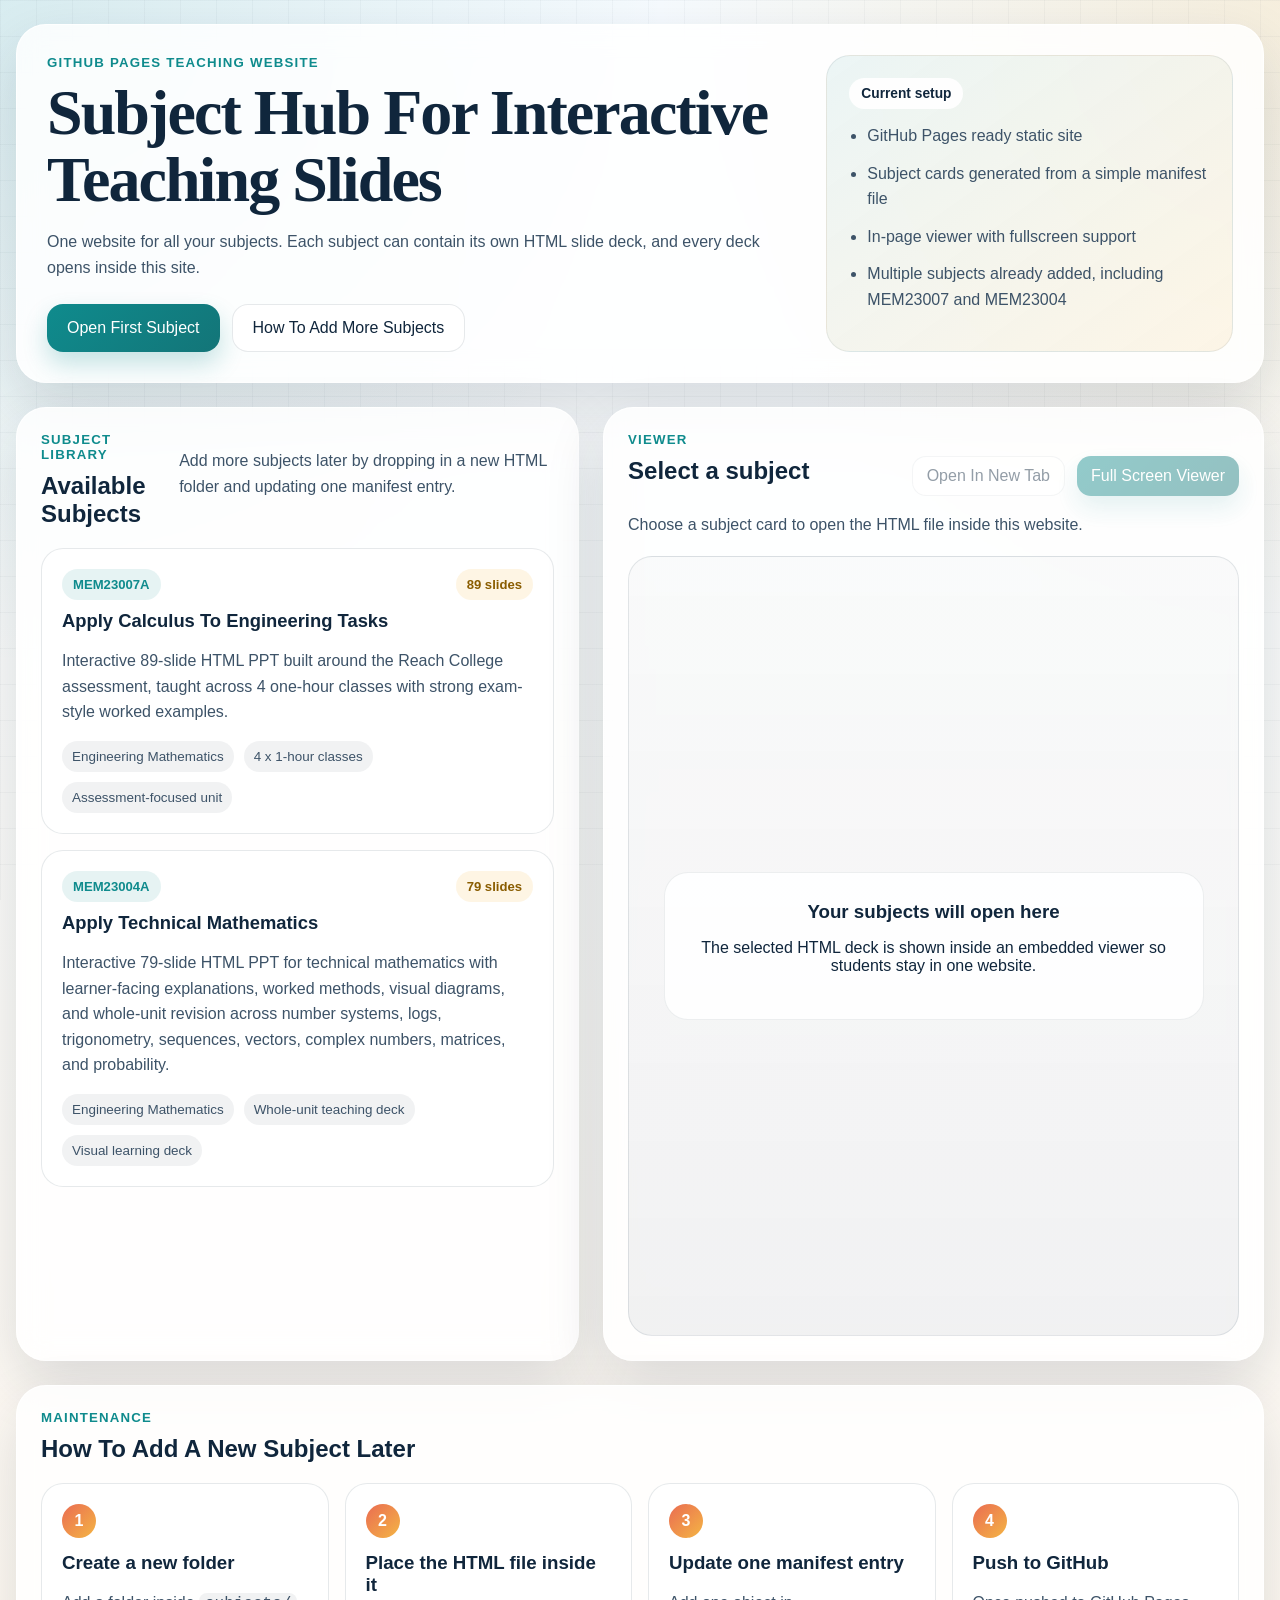
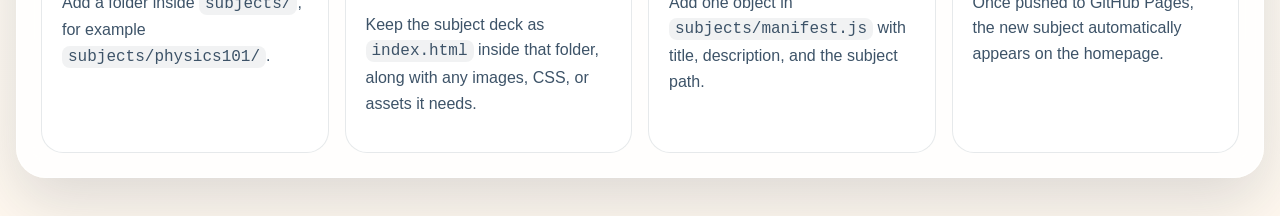
<file: index.html>
<!DOCTYPE html>
<html lang="en">
<head>
  <meta charset="utf-8">
  <meta name="viewport" content="width=device-width, initial-scale=1">
  <title>Milan Vachhani Teaching Hub</title>
  <link rel="stylesheet" href="./styles.css">
</head>
<body>
  <div class="page-shell">
    <header class="hero">
      <div class="hero-copy">
        <p class="eyebrow">GitHub Pages Teaching Website</p>
        <h1>Subject Hub For Interactive Teaching Slides</h1>
        <p class="hero-text">
          One website for all your subjects. Each subject can contain its own HTML slide deck, and every deck opens inside this site.
        </p>
        <div class="hero-actions">
          <button class="primary-btn" id="openFirstSubject" type="button">Open First Subject</button>
          <a class="secondary-btn" href="#how-to-add">How To Add More Subjects</a>
        </div>
      </div>
      <div class="hero-panel">
        <div class="panel-label">Current setup</div>
        <ul class="hero-list">
          <li>GitHub Pages ready static site</li>
          <li>Subject cards generated from a simple manifest file</li>
          <li>In-page viewer with fullscreen support</li>
          <li>Multiple subjects already added, including MEM23007 and MEM23004</li>
        </ul>
      </div>
    </header>

    <main class="workspace">
      <section class="library">
        <div class="section-head">
          <div>
            <p class="section-kicker">Subject Library</p>
            <h2>Available Subjects</h2>
          </div>
          <p class="section-note">Add more subjects later by dropping in a new HTML folder and updating one manifest entry.</p>
        </div>
        <div id="subjectGrid" class="subject-grid"></div>
      </section>

      <section class="viewer">
        <div class="viewer-head">
          <div>
            <p class="section-kicker">Viewer</p>
            <h2 id="viewerTitle">Select a subject</h2>
          </div>
          <div class="viewer-actions">
            <button class="secondary-btn small" id="openSubjectTab" type="button" disabled>Open In New Tab</button>
            <button class="primary-btn small" id="fullscreenViewer" type="button" disabled>Full Screen Viewer</button>
          </div>
        </div>
        <p id="viewerDescription" class="viewer-description">
          Choose a subject card to open the HTML file inside this website.
        </p>
        <div class="viewer-frame-shell" id="viewerShell">
          <div class="viewer-placeholder" id="viewerPlaceholder">
            <div class="placeholder-card">
              <h3>Your subjects will open here</h3>
              <p>The selected HTML deck is shown inside an embedded viewer so students stay in one website.</p>
            </div>
          </div>
          <iframe id="subjectFrame" class="subject-frame" title="Subject viewer"></iframe>
        </div>
      </section>
    </main>

    <section class="guide" id="how-to-add">
      <div class="section-head">
        <div>
          <p class="section-kicker">Maintenance</p>
          <h2>How To Add A New Subject Later</h2>
        </div>
      </div>
      <div class="guide-grid">
        <article class="guide-card">
          <span class="step-pill">1</span>
          <h3>Create a new folder</h3>
          <p>Add a folder inside <code>subjects/</code>, for example <code>subjects/physics101/</code>.</p>
        </article>
        <article class="guide-card">
          <span class="step-pill">2</span>
          <h3>Place the HTML file inside it</h3>
          <p>Keep the subject deck as <code>index.html</code> inside that folder, along with any images, CSS, or assets it needs.</p>
        </article>
        <article class="guide-card">
          <span class="step-pill">3</span>
          <h3>Update one manifest entry</h3>
          <p>Add one object in <code>subjects/manifest.js</code> with title, description, and the subject path.</p>
        </article>
        <article class="guide-card">
          <span class="step-pill">4</span>
          <h3>Push to GitHub</h3>
          <p>Once pushed to GitHub Pages, the new subject automatically appears on the homepage.</p>
        </article>
      </div>
    </section>
  </div>

  <script src="./subjects/manifest.js"></script>
  <script src="./app.js"></script>
</body>
</html>
</file>
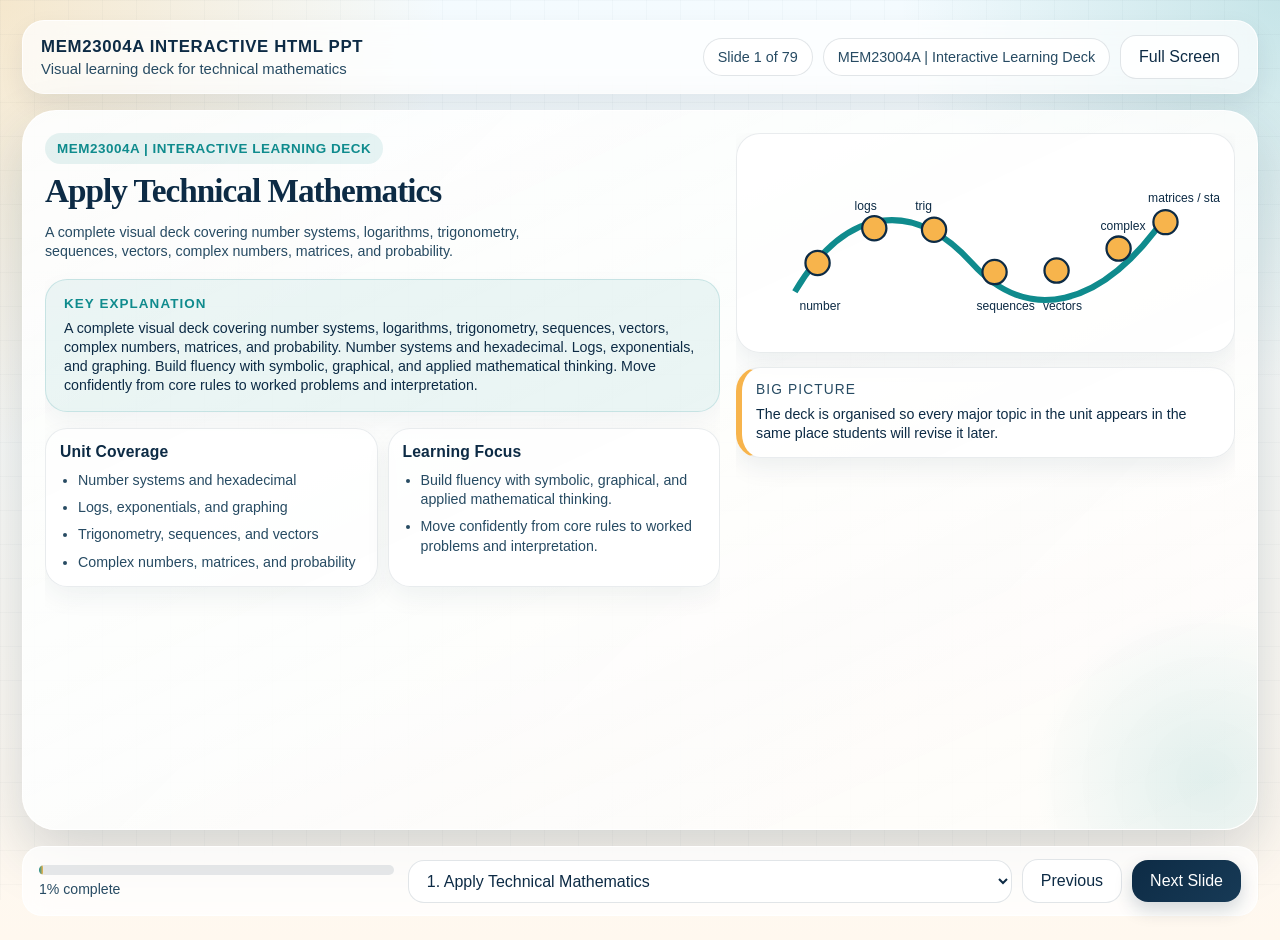
<file: subjects/mem23004/index.html>
<!DOCTYPE html>
<html lang="en">
<head>
  <meta charset="utf-8">
  <meta name="viewport" content="width=device-width, initial-scale=1">
  <title>MEM23004 Interactive Teaching Deck</title>
  <style>
    :root {
      --ink: #0d2b45;
      --ink-soft: #274b63;
      --sky: #e9f5fb;
      --cream: #fff8ef;
      --teal: #0f8b8d;
      --gold: #f7b44c;
      --coral: #ef6f51;
      --panel: rgba(255, 255, 255, 0.82);
      --shadow: 0 24px 60px rgba(13, 43, 69, 0.18);
      --line: rgba(13, 43, 69, 0.12);
    }

    * { box-sizing: border-box; }

    body {
      margin: 0;
      min-height: 100vh;
      font-family: "Avenir Next", "Gill Sans", "Trebuchet MS", sans-serif;
      color: var(--ink);
      background:
        radial-gradient(circle at top left, rgba(247, 180, 76, 0.28), transparent 28%),
        radial-gradient(circle at top right, rgba(15, 139, 141, 0.20), transparent 24%),
        linear-gradient(180deg, #f4fbff 0%, #fff8ef 100%);
    }

    body::before {
      content: "";
      position: fixed;
      inset: 0;
      background-image:
        linear-gradient(rgba(13, 43, 69, 0.025) 1px, transparent 1px),
        linear-gradient(90deg, rgba(13, 43, 69, 0.025) 1px, transparent 1px);
      background-size: 34px 34px;
      pointer-events: none;
    }

    .deck-shell {
      display: grid;
      grid-template-rows: auto 1fr auto;
      min-height: 100vh;
      padding: 20px 22px 24px;
      gap: 16px;
      position: relative;
      z-index: 1;
    }

    .topbar {
      display: flex;
      justify-content: space-between;
      align-items: center;
      gap: 16px;
      padding: 14px 18px;
      border-radius: 22px;
      background: rgba(255, 255, 255, 0.72);
      border: 1px solid rgba(255, 255, 255, 0.8);
      backdrop-filter: blur(18px);
      box-shadow: 0 10px 24px rgba(13, 43, 69, 0.08);
    }

    .brand-block {
      display: flex;
      flex-direction: column;
      gap: 4px;
    }

    .brand-title {
      font-size: 1.05rem;
      font-weight: 800;
      letter-spacing: 0.04em;
      text-transform: uppercase;
    }

    .brand-subtitle {
      font-size: 0.93rem;
      color: var(--ink-soft);
    }

    .top-controls {
      display: flex;
      flex-wrap: wrap;
      justify-content: flex-end;
      gap: 10px;
      align-items: center;
    }

    .pill {
      display: inline-flex;
      align-items: center;
      gap: 8px;
      padding: 10px 14px;
      border-radius: 999px;
      border: 1px solid var(--line);
      background: rgba(255, 255, 255, 0.9);
      font-size: 0.9rem;
      color: var(--ink-soft);
    }

    .slide-stage {
      display: grid;
      place-items: center;
    }

    .slide {
      width: min(100%, 1480px);
      height: min(calc(100vh - 180px), 840px);
      display: grid;
      grid-template-columns: 1.15fr 0.85fr;
      gap: 20px;
      padding: 26px;
      border-radius: 34px;
      background:
        linear-gradient(155deg, rgba(255, 255, 255, 0.92), rgba(255, 255, 255, 0.80)),
        linear-gradient(135deg, rgba(15, 139, 141, 0.10), rgba(247, 180, 76, 0.08));
      border: 1px solid rgba(255, 255, 255, 0.9);
      box-shadow: var(--shadow);
      overflow: hidden;
      position: relative;
      animation: slideIn 280ms ease;
    }

    .slide::after {
      content: "";
      position: absolute;
      right: -120px;
      bottom: -120px;
      width: 340px;
      height: 340px;
      border-radius: 50%;
      background: radial-gradient(circle, rgba(15, 139, 141, 0.12), transparent 72%);
      pointer-events: none;
    }

    .left-col,
    .right-col {
      min-height: 0;
      overflow: hidden;
    }

    .kicker {
      display: inline-flex;
      padding: 9px 14px;
      border-radius: 999px;
      background: rgba(15, 139, 141, 0.10);
      color: var(--teal);
      font-weight: 700;
      letter-spacing: 0.04em;
      text-transform: uppercase;
      font-size: 0.84rem;
      margin-bottom: 14px;
    }

    h1 {
      margin: 0;
      font-family: Georgia, "Times New Roman", serif;
      font-size: clamp(1.92rem, 3.15vw, 3rem);
      line-height: 1.05;
      letter-spacing: -0.03em;
    }

    .subtitle {
      margin-top: 14px;
      font-size: 1.02rem;
      line-height: 1.5;
      color: var(--ink-soft);
      max-width: 60ch;
    }

    .explain-card {
      margin-top: 18px;
      background: rgba(15, 139, 141, 0.08);
      border: 1px solid rgba(15, 139, 141, 0.16);
      border-radius: 22px;
      padding: 16px 18px;
      box-shadow: 0 10px 24px rgba(13, 43, 69, 0.05);
    }

    .explain-label {
      font-size: 0.84rem;
      text-transform: uppercase;
      letter-spacing: 0.08em;
      color: var(--teal);
      font-weight: 800;
      margin-bottom: 8px;
    }

    .explain-copy {
      font-size: 0.99rem;
      line-height: 1.55;
      color: var(--ink);
    }

    .sections {
      margin-top: 22px;
      display: grid;
      grid-template-columns: repeat(2, minmax(0, 1fr));
      gap: 14px;
    }

    .section-card {
      background: var(--panel);
      border: 1px solid rgba(13, 43, 69, 0.09);
      border-radius: 22px;
      padding: 18px 18px 16px;
      box-shadow: 0 10px 26px rgba(13, 43, 69, 0.06);
    }

    .section-card h3 {
      margin: 0 0 10px;
      font-size: 0.98rem;
      letter-spacing: 0.01em;
    }

    .section-card ul {
      margin: 0;
      padding-left: 18px;
      display: grid;
      gap: 8px;
      color: var(--ink-soft);
      line-height: 1.42;
    }

    .formula-list li {
      font-family: Georgia, "Times New Roman", serif;
      color: var(--ink);
      font-size: 1rem;
    }

    .right-stack {
      display: grid;
      gap: 14px;
      align-content: start;
    }

    .media-card,
    .figure-card {
      background: rgba(255, 255, 255, 0.84);
      border: 1px solid rgba(13, 43, 69, 0.09);
      border-radius: 24px;
      padding: 18px;
      box-shadow: 0 10px 24px rgba(13, 43, 69, 0.07);
    }

    .media-card {
      min-height: 255px;
      display: grid;
      place-items: center;
      overflow: hidden;
    }

    .svg-figure {
      width: 100%;
      height: auto;
      max-height: 340px;
    }

    .visual-stack {
      display: grid;
      gap: 14px;
      width: 100%;
    }

    .figure-card {
      border-left: 6px solid var(--teal);
    }

    .accent-gold { border-left-color: var(--gold); }
    .accent-coral { border-left-color: var(--coral); }
    .accent-teal { border-left-color: var(--teal); }

    .figure-title {
      font-size: 0.86rem;
      text-transform: uppercase;
      letter-spacing: 0.08em;
      color: var(--ink-soft);
      margin-bottom: 8px;
    }

    .figure-body {
      line-height: 1.5;
      color: var(--ink);
    }

    .slide.compact {
      gap: 18px;
      padding: 24px;
    }

    .slide.compact h1 {
      font-size: clamp(1.76rem, 2.9vw, 2.55rem);
    }

    .slide.compact .subtitle,
    .slide.compact .explain-copy,
    .slide.compact .figure-body,
    .slide.compact .section-card ul {
      font-size: 0.94rem;
      line-height: 1.38;
    }

    .slide.compact .sections {
      gap: 12px;
      margin-top: 18px;
    }

    .slide.compact .section-card,
    .slide.compact .media-card,
    .slide.compact .figure-card {
      padding: 16px;
    }

    .slide.compact .media-card {
      min-height: 235px;
    }

    .slide.dense {
      gap: 16px;
      padding: 22px;
    }

    .slide.dense h1 {
      font-size: clamp(1.62rem, 2.6vw, 2.3rem);
    }

    .slide.dense .kicker {
      margin-bottom: 10px;
      padding: 8px 12px;
    }

    .slide.dense .subtitle,
    .slide.dense .explain-copy,
    .slide.dense .figure-body,
    .slide.dense .section-card ul {
      font-size: 0.89rem;
      line-height: 1.34;
    }

    .slide.dense .sections {
      gap: 10px;
      margin-top: 16px;
    }

    .slide.dense .section-card,
    .slide.dense .media-card,
    .slide.dense .figure-card {
      padding: 14px;
    }

    .slide.dense .media-card {
      min-height: 220px;
    }

    .footerbar {
      display: flex;
      justify-content: space-between;
      align-items: center;
      gap: 14px;
      padding: 12px 16px;
      border-radius: 20px;
      background: rgba(255, 255, 255, 0.78);
      border: 1px solid rgba(255, 255, 255, 0.85);
      backdrop-filter: blur(14px);
    }

    .progress-wrap {
      flex: 1;
      min-width: 180px;
    }

    .progress-bar {
      width: 100%;
      height: 10px;
      background: rgba(13, 43, 69, 0.1);
      border-radius: 999px;
      overflow: hidden;
    }

    .progress-fill {
      height: 100%;
      width: 0;
      background: linear-gradient(90deg, var(--teal), var(--gold));
      border-radius: inherit;
      transition: width 220ms ease;
    }

    .progress-label {
      margin-top: 6px;
      font-size: 0.88rem;
      color: var(--ink-soft);
    }

    button,
    select {
      border: none;
      outline: none;
      font: inherit;
    }

    .nav-btn,
    .action-btn {
      display: inline-flex;
      align-items: center;
      justify-content: center;
      gap: 8px;
      padding: 12px 18px;
      border-radius: 16px;
      background: linear-gradient(135deg, var(--ink), #173a56);
      color: white;
      cursor: pointer;
      transition: transform 150ms ease, opacity 150ms ease, box-shadow 150ms ease;
      box-shadow: 0 8px 18px rgba(13, 43, 69, 0.18);
    }

    .nav-btn.secondary,
    .action-btn.secondary {
      background: rgba(255, 255, 255, 0.9);
      color: var(--ink);
      border: 1px solid rgba(13, 43, 69, 0.12);
      box-shadow: none;
    }

    .nav-btn:hover,
    .action-btn:hover {
      transform: translateY(-1px);
    }

    .jump-select {
      padding: 11px 14px;
      border-radius: 16px;
      background: rgba(255, 255, 255, 0.94);
      border: 1px solid rgba(13, 43, 69, 0.12);
      min-width: 220px;
      color: var(--ink);
    }

    .actions {
      display: flex;
      flex-wrap: wrap;
      gap: 10px;
      align-items: center;
    }

    .sr-only {
      position: absolute;
      width: 1px;
      height: 1px;
      padding: 0;
      margin: -1px;
      overflow: hidden;
      clip: rect(0, 0, 0, 0);
      white-space: nowrap;
      border: 0;
    }

    @keyframes slideIn {
      from {
        opacity: 0;
        transform: translateY(10px) scale(0.99);
      }
      to {
        opacity: 1;
        transform: translateY(0) scale(1);
      }
    }

    @media (max-width: 1200px) {
      .slide {
        grid-template-columns: 1fr;
        height: auto;
        max-height: none;
      }

      .sections {
        grid-template-columns: 1fr;
      }
    }

    @media (max-width: 760px) {
      .deck-shell {
        padding: 14px;
      }

      .topbar,
      .footerbar {
        flex-direction: column;
        align-items: stretch;
      }

      .top-controls,
      .actions {
        justify-content: stretch;
      }

      .jump-select,
      .nav-btn,
      .action-btn {
        width: 100%;
      }

      .slide {
        padding: 18px;
        border-radius: 24px;
      }
    }
  </style>
</head>
<body>
  <div class="deck-shell">
    <div class="topbar">
      <div class="brand-block">
        <div class="brand-title">MEM23004A Interactive HTML PPT</div>
        <div class="brand-subtitle">Visual learning deck for technical mathematics</div>
      </div>
      <div class="top-controls">
        <div class="pill" id="slideIndicator">Slide 1</div>
        <div class="pill" id="classIndicator">Class overview</div>
        <button class="action-btn secondary" id="fullscreenBtn" type="button">Full Screen</button>
      </div>
    </div>

    <main class="slide-stage" aria-live="polite">
      <section class="slide" id="slideRoot"></section>
    </main>

    <div class="footerbar">
      <div class="progress-wrap">
        <div class="progress-bar" aria-hidden="true">
          <div class="progress-fill" id="progressFill"></div>
        </div>
        <div class="progress-label" id="progressLabel"></div>
      </div>
      <div class="actions">
        <label class="sr-only" for="jumpSelect">Jump to slide</label>
        <select id="jumpSelect" class="jump-select"></select>
        <button class="nav-btn secondary" id="prevBtn" type="button">Previous</button>
        <button class="nav-btn" id="nextBtn" type="button">Next Slide</button>
      </div>
    </div>
  </div>

  <script>
    const slides = [{"kicker": "MEM23004A | Interactive Learning Deck", "title": "Apply Technical Mathematics", "subtitle": "A complete visual deck covering number systems, logarithms, trigonometry, sequences, vectors, complex numbers, matrices, and probability.", "explanation": "A complete visual deck covering number systems, logarithms, trigonometry, sequences, vectors, complex numbers, matrices, and probability. Number systems and hexadecimal. Logs, exponentials, and graphing. Build fluency with symbolic, graphical, and applied mathematical thinking. Move confidently from core rules to worked problems and interpretation.", "sections": [{"heading": "Unit Coverage", "items": ["Number systems and hexadecimal", "Logs, exponentials, and graphing", "Trigonometry, sequences, and vectors", "Complex numbers, matrices, and probability"], "kind": "list"}, {"heading": "Learning Focus", "items": ["Build fluency with symbolic, graphical, and applied mathematical thinking.", "Move confidently from core rules to worked problems and interpretation."], "kind": "list"}], "figureHtml": "\n    <div class=\"visual-stack\">\n      <div class=\"media-card\">\n        \n    <svg viewBox=\"0 0 620 250\" class=\"svg-figure\" aria-label=\"Unit roadmap\">\n      <path d=\"M58 190 C130 70, 220 72, 292 152 S462 216, 550 88\" fill=\"none\" stroke=\"#0f8b8d\" stroke-width=\"8\"/>\n      <g fill=\"#f7b44c\" stroke=\"#0d2b45\" stroke-width=\"3\">\n        <circle cx=\"88\" cy=\"152\" r=\"16\"/><circle cx=\"163\" cy=\"106\" r=\"16\"/><circle cx=\"242\" cy=\"108\" r=\"16\"/>\n        <circle cx=\"322\" cy=\"164\" r=\"16\"/><circle cx=\"404\" cy=\"162\" r=\"16\"/><circle cx=\"486\" cy=\"133\" r=\"16\"/><circle cx=\"548\" cy=\"98\" r=\"16\"/>\n      </g>\n      <text x=\"64\" y=\"214\" fill=\"#0d2b45\" font-size=\"16\">number</text>\n      <text x=\"137\" y=\"82\" fill=\"#0d2b45\" font-size=\"16\">logs</text>\n      <text x=\"217\" y=\"82\" fill=\"#0d2b45\" font-size=\"16\">trig</text>\n      <text x=\"298\" y=\"214\" fill=\"#0d2b45\" font-size=\"16\">sequences</text>\n      <text x=\"386\" y=\"214\" fill=\"#0d2b45\" font-size=\"16\">vectors</text>\n      <text x=\"462\" y=\"109\" fill=\"#0d2b45\" font-size=\"16\">complex</text>\n      <text x=\"525\" y=\"72\" fill=\"#0d2b45\" font-size=\"16\">matrices / stats</text>\n    </svg>\n    \n      </div>\n      \n    <div class=\"figure-card accent-gold\">\n      <div class=\"figure-title\">Big Picture</div>\n      <div class=\"figure-body\">The deck is organised so every major topic in the unit appears in the same place students will revise it later.</div>\n    </div>\n    \n    </div>\n    "}, {"kicker": "Unit Scope", "title": "What Technical Mathematics Covers", "subtitle": "Technical mathematics combines mathematical analysis, graphical methods, and software techniques to solve engineering-style problems.", "explanation": "Technical mathematics combines mathematical analysis, graphical methods, and software techniques to solve engineering-style problems. The main points are: Manipulate decimal, binary, and hexadecimal values. Graph and analyse exponential, logarithmic, and trigonometric functions. not only compute answers. Strong solutions also validate, graph, interpret, and communicate results clearly.", "sections": [{"heading": "Required Skill Areas", "items": ["Manipulate decimal, binary, and hexadecimal values.", "Graph and analyse exponential, logarithmic, and trigonometric functions.", "Use sequences, vectors, complex numbers, determinants, matrices, and probability."], "kind": "list"}, {"heading": "Workplace Lens", "items": ["not only compute answers.", "Strong solutions also validate, graph, interpret, and communicate results clearly."], "kind": "list"}], "figureHtml": "\n    <div class=\"visual-stack\">\n      <div class=\"media-card\">\n        \n    <svg viewBox=\"0 0 620 250\" class=\"svg-figure\" aria-label=\"Unit roadmap\">\n      <path d=\"M58 190 C130 70, 220 72, 292 152 S462 216, 550 88\" fill=\"none\" stroke=\"#0f8b8d\" stroke-width=\"8\"/>\n      <g fill=\"#f7b44c\" stroke=\"#0d2b45\" stroke-width=\"3\">\n        <circle cx=\"88\" cy=\"152\" r=\"16\"/><circle cx=\"163\" cy=\"106\" r=\"16\"/><circle cx=\"242\" cy=\"108\" r=\"16\"/>\n        <circle cx=\"322\" cy=\"164\" r=\"16\"/><circle cx=\"404\" cy=\"162\" r=\"16\"/><circle cx=\"486\" cy=\"133\" r=\"16\"/><circle cx=\"548\" cy=\"98\" r=\"16\"/>\n      </g>\n      <text x=\"64\" y=\"214\" fill=\"#0d2b45\" font-size=\"16\">number</text>\n      <text x=\"137\" y=\"82\" fill=\"#0d2b45\" font-size=\"16\">logs</text>\n      <text x=\"217\" y=\"82\" fill=\"#0d2b45\" font-size=\"16\">trig</text>\n      <text x=\"298\" y=\"214\" fill=\"#0d2b45\" font-size=\"16\">sequences</text>\n      <text x=\"386\" y=\"214\" fill=\"#0d2b45\" font-size=\"16\">vectors</text>\n      <text x=\"462\" y=\"109\" fill=\"#0d2b45\" font-size=\"16\">complex</text>\n      <text x=\"525\" y=\"72\" fill=\"#0d2b45\" font-size=\"16\">matrices / stats</text>\n    </svg>\n    \n      </div>\n      \n    <div class=\"figure-card accent-coral\">\n      <div class=\"figure-title\">Core Idea</div>\n      <div class=\"figure-body\">Software use and graphical validation are part of mathematical competence, not optional extras.</div>\n    </div>\n    \n    </div>\n    "}, {"kicker": "Software Skills", "title": "Digital Graphing And Mathematical Software", "subtitle": "Graphing in Excel or Desmos works best with a repeatable digital workflow alongside manual mathematics.", "explanation": "Graphing in Excel or Desmos works best with a repeatable digital workflow alongside manual mathematics. Explore a logarithmic graph and a logarithmic axis view. Use Desmos for trig graphs. Label axes, choose sensible scales, and interpret what the graph means. A screenshot without explanation is not enough.", "sections": [{"heading": "Where Software Appears", "items": ["Explore a logarithmic graph and a logarithmic axis view.", "Use Desmos for trig graphs."], "kind": "list"}, {"heading": "Why It Matters", "items": ["Label axes, choose sensible scales, and interpret what the graph means.", "A screenshot without explanation is not enough."], "kind": "list"}], "figureHtml": "\n    <div class=\"visual-stack\">\n      <div class=\"media-card\">\n        \n    <svg viewBox=\"0 0 620 240\" class=\"svg-figure\" aria-label=\"Software workflow\">\n      <rect x=\"65\" y=\"90\" width=\"115\" height=\"68\" rx=\"18\" fill=\"#e9f5fb\" stroke=\"#0f8b8d\" stroke-width=\"4\"/>\n      <rect x=\"253\" y=\"90\" width=\"115\" height=\"68\" rx=\"18\" fill=\"#fff4df\" stroke=\"#f7b44c\" stroke-width=\"4\"/>\n      <rect x=\"440\" y=\"90\" width=\"115\" height=\"68\" rx=\"18\" fill=\"#eef7f3\" stroke=\"#0f8b8d\" stroke-width=\"4\"/>\n      <path d=\"M180 124 H253 M368 124 H440\" stroke=\"#ef6f51\" stroke-width=\"5\" marker-end=\"url(#wfA)\"/>\n      <text x=\"95\" y=\"131\" fill=\"#0d2b45\" font-size=\"20\" font-weight=\"700\">Excel</text>\n      <text x=\"281\" y=\"131\" fill=\"#0d2b45\" font-size=\"20\" font-weight=\"700\">Desmos</text>\n      <text x=\"458\" y=\"131\" fill=\"#0d2b45\" font-size=\"20\" font-weight=\"700\">Check</text>\n      <defs>\n        <marker id=\"wfA\" markerWidth=\"12\" markerHeight=\"12\" refX=\"10\" refY=\"6\" orient=\"auto\">\n          <path d=\"M0 0 L12 6 L0 12 z\" fill=\"#ef6f51\"/>\n        </marker>\n      </defs>\n    </svg>\n    \n      </div>\n      \n    <div class=\"figure-card accent-teal\">\n      <div class=\"figure-title\">Digital Skill</div>\n      <div class=\"figure-body\">Always pair software output with a quick manual check so students do not trust graphs blindly.</div>\n    </div>\n    \n    </div>\n    "}, {"kicker": "Starter Pack", "title": "High-Value Formulas To Keep Visible", "subtitle": "These are the formulas and relationships students revisit across the whole unit.", "explanation": "These are the formulas and relationships students revisit across the whole unit. Key relationships to keep in mind are: binary place values: powers of 2. hex place values: powers of 16. Key relationships to keep in mind are: y = a^x and x = log_a(y). period of y = A sin(Bx) is 360/B in degrees.", "sections": [{"heading": "Number / Algebra", "items": ["binary place values: powers of 2", "hex place values: powers of 16", "a_n = a_1 + (n - 1)d", "sum 1 to n = n(n + 1)/2"], "kind": "formula"}, {"heading": "Functions / Data", "items": ["y = a^x and x = log_a(y)", "period of y = A sin(Bx) is 360/B in degrees", "|z| = \u221a(a\u00b2 + b\u00b2)", "determinant 2x2 = ad - bc"], "kind": "formula"}], "figureHtml": "\n    <div class=\"visual-stack\">\n      <div class=\"media-card\">\n        \n    <svg viewBox=\"0 0 620 240\" class=\"svg-figure\" aria-label=\"Learning checklist\">\n      <rect x=\"122\" y=\"36\" width=\"376\" height=\"170\" rx=\"24\" fill=\"#ffffff\" stroke=\"#d6e4ee\" stroke-width=\"4\"/>\n      <line x1=\"168\" y1=\"88\" x2=\"446\" y2=\"88\" stroke=\"#d6e4ee\" stroke-width=\"3\"/>\n      <line x1=\"168\" y1=\"128\" x2=\"446\" y2=\"128\" stroke=\"#d6e4ee\" stroke-width=\"3\"/>\n      <line x1=\"168\" y1=\"168\" x2=\"446\" y2=\"168\" stroke=\"#d6e4ee\" stroke-width=\"3\"/>\n      <circle cx=\"146\" cy=\"68\" r=\"9\" fill=\"#0f8b8d\"/><circle cx=\"146\" cy=\"108\" r=\"9\" fill=\"#0f8b8d\"/><circle cx=\"146\" cy=\"148\" r=\"9\" fill=\"#0f8b8d\"/><circle cx=\"146\" cy=\"188\" r=\"9\" fill=\"#0f8b8d\"/>\n      <text x=\"188\" y=\"74\" fill=\"#0d2b45\" font-size=\"18\">pick the right method</text>\n      <text x=\"188\" y=\"114\" fill=\"#0d2b45\" font-size=\"18\">show working clearly</text>\n      <text x=\"188\" y=\"154\" fill=\"#0d2b45\" font-size=\"18\">check graph / unit / sign</text>\n      <text x=\"188\" y=\"194\" fill=\"#0d2b45\" font-size=\"18\">finish with interpretation</text>\n    </svg>\n    \n      </div>\n      \n    <div class=\"figure-card accent-gold\">\n      <div class=\"figure-title\">Remember</div>\n      <div class=\"figure-body\">Short repetition helps far more than one long formula dump.</div>\n    </div>\n    \n    </div>\n    "}, {"kicker": "Module 1", "title": "Number Systems And Base Conversion", "subtitle": "The unit starts with decimal, binary, and hexadecimal because technicians must be able to move between number systems accurately.", "explanation": "The unit starts with decimal, binary, and hexadecimal because technicians must be able to move between number systems accurately. The main ideas include bases, conversions, binary operations, and hexadecimal conversion. Explain what a base means, convert between systems, and show place-value logic line by line.", "sections": [{"heading": "What To Learn", "items": ["include bases, conversions, binary operations, and hexadecimal conversion."], "kind": "list"}, {"heading": "Learning Goal", "items": ["Explain what a base means, convert between systems, and show place-value logic line by line."], "kind": "list"}], "figureHtml": "\n    <div class=\"visual-stack\">\n      <div class=\"media-card\">\n        \n    <svg viewBox=\"0 0 620 250\" class=\"svg-figure\" aria-label=\"Binary place value\">\n      <rect x=\"65\" y=\"92\" width=\"86\" height=\"86\" rx=\"18\" fill=\"#e9f5fb\" stroke=\"#0f8b8d\" stroke-width=\"4\"/>\n      <rect x=\"170\" y=\"92\" width=\"86\" height=\"86\" rx=\"18\" fill=\"#fff4df\" stroke=\"#f7b44c\" stroke-width=\"4\"/>\n      <rect x=\"275\" y=\"92\" width=\"86\" height=\"86\" rx=\"18\" fill=\"#eef7f3\" stroke=\"#0f8b8d\" stroke-width=\"4\"/>\n      <rect x=\"380\" y=\"92\" width=\"86\" height=\"86\" rx=\"18\" fill=\"#fdf0ea\" stroke=\"#ef6f51\" stroke-width=\"4\"/>\n      <rect x=\"485\" y=\"92\" width=\"86\" height=\"86\" rx=\"18\" fill=\"#e9f5fb\" stroke=\"#0f8b8d\" stroke-width=\"4\"/>\n      <text x=\"87\" y=\"80\" fill=\"#0d2b45\" font-size=\"18\" font-weight=\"700\">16</text>\n      <text x=\"195\" y=\"80\" fill=\"#0d2b45\" font-size=\"18\" font-weight=\"700\">8</text>\n      <text x=\"302\" y=\"80\" fill=\"#0d2b45\" font-size=\"18\" font-weight=\"700\">4</text>\n      <text x=\"408\" y=\"80\" fill=\"#0d2b45\" font-size=\"18\" font-weight=\"700\">2</text>\n      <text x=\"515\" y=\"80\" fill=\"#0d2b45\" font-size=\"18\" font-weight=\"700\">1</text>\n      <text x=\"99\" y=\"146\" fill=\"#0d2b45\" font-size=\"36\" font-weight=\"700\">1</text>\n      <text x=\"204\" y=\"146\" fill=\"#0d2b45\" font-size=\"36\" font-weight=\"700\">0</text>\n      <text x=\"309\" y=\"146\" fill=\"#0d2b45\" font-size=\"36\" font-weight=\"700\">0</text>\n      <text x=\"414\" y=\"146\" fill=\"#0d2b45\" font-size=\"36\" font-weight=\"700\">1</text>\n      <text x=\"519\" y=\"146\" fill=\"#0d2b45\" font-size=\"36\" font-weight=\"700\">1</text>\n      <text x=\"205\" y=\"215\" fill=\"#0d2b45\" font-size=\"22\" font-weight=\"700\">10011\u2082 = 19\u2081\u2080</text>\n    </svg>\n    \n      </div>\n      \n    <div class=\"figure-card accent-teal\">\n      <div class=\"figure-title\">Visual Meaning</div>\n      <div class=\"figure-body\">Do not treat binary task as guessing. Every answer should show place values or repeated division clearly.</div>\n    </div>\n    \n    </div>\n    "}, {"kicker": "Number Systems", "title": "What A Base Means In Decimal, Binary, And Hexadecimal", "subtitle": "A base tells us how many symbols are available before the place value shifts to the next column.", "explanation": "A base tells us how many symbols are available before the place value shifts to the next column. Decimal is base 10, so each place is a power of 10. Binary is base 2, so each place is a power of 2. Use the same place-value thinking in hexadecimal.", "sections": [{"heading": "Core Idea", "items": ["Decimal is base 10, so each place is a power of 10.", "Binary is base 2, so each place is a power of 2.", "Hexadecimal is base 16, using digits 0-9 and letters A-F."], "kind": "list"}, {"heading": "Core Idea", "items": ["Use the same place-value thinking in hexadecimal."], "kind": "list"}], "figureHtml": "\n    <div class=\"visual-stack\">\n      <div class=\"media-card\">\n        \n    <svg viewBox=\"0 0 620 250\" class=\"svg-figure\" aria-label=\"Binary place value\">\n      <rect x=\"65\" y=\"92\" width=\"86\" height=\"86\" rx=\"18\" fill=\"#e9f5fb\" stroke=\"#0f8b8d\" stroke-width=\"4\"/>\n      <rect x=\"170\" y=\"92\" width=\"86\" height=\"86\" rx=\"18\" fill=\"#fff4df\" stroke=\"#f7b44c\" stroke-width=\"4\"/>\n      <rect x=\"275\" y=\"92\" width=\"86\" height=\"86\" rx=\"18\" fill=\"#eef7f3\" stroke=\"#0f8b8d\" stroke-width=\"4\"/>\n      <rect x=\"380\" y=\"92\" width=\"86\" height=\"86\" rx=\"18\" fill=\"#fdf0ea\" stroke=\"#ef6f51\" stroke-width=\"4\"/>\n      <rect x=\"485\" y=\"92\" width=\"86\" height=\"86\" rx=\"18\" fill=\"#e9f5fb\" stroke=\"#0f8b8d\" stroke-width=\"4\"/>\n      <text x=\"87\" y=\"80\" fill=\"#0d2b45\" font-size=\"18\" font-weight=\"700\">16</text>\n      <text x=\"195\" y=\"80\" fill=\"#0d2b45\" font-size=\"18\" font-weight=\"700\">8</text>\n      <text x=\"302\" y=\"80\" fill=\"#0d2b45\" font-size=\"18\" font-weight=\"700\">4</text>\n      <text x=\"408\" y=\"80\" fill=\"#0d2b45\" font-size=\"18\" font-weight=\"700\">2</text>\n      <text x=\"515\" y=\"80\" fill=\"#0d2b45\" font-size=\"18\" font-weight=\"700\">1</text>\n      <text x=\"99\" y=\"146\" fill=\"#0d2b45\" font-size=\"36\" font-weight=\"700\">1</text>\n      <text x=\"204\" y=\"146\" fill=\"#0d2b45\" font-size=\"36\" font-weight=\"700\">0</text>\n      <text x=\"309\" y=\"146\" fill=\"#0d2b45\" font-size=\"36\" font-weight=\"700\">0</text>\n      <text x=\"414\" y=\"146\" fill=\"#0d2b45\" font-size=\"36\" font-weight=\"700\">1</text>\n      <text x=\"519\" y=\"146\" fill=\"#0d2b45\" font-size=\"36\" font-weight=\"700\">1</text>\n      <text x=\"205\" y=\"215\" fill=\"#0d2b45\" font-size=\"22\" font-weight=\"700\">10011\u2082 = 19\u2081\u2080</text>\n    </svg>\n    \n      </div>\n      \n    <div class=\"figure-card accent-gold\">\n      <div class=\"figure-title\">Student Cue</div>\n      <div class=\"figure-body\">Base 10 counts by tens, base 2 counts by powers of two, and base 16 counts by powers of sixteen.</div>\n    </div>\n    \n    </div>\n    "}, {"kicker": "Number Systems", "title": "Binary Place Value Explains Immediately", "subtitle": "To convert a binary number to decimal, assign powers of two from right to left and add only the active columns.", "explanation": "To convert a binary number to decimal, assign powers of two from right to left and add only the active columns. For 10011\u2082, the place values are 16, 8, 4, 2, 1. Only the 1-columns count: 16 + 2 + 1 = 19. They sometimes count digits instead of place values. They also forget that the rightmost digit is the 1s column, not the 2s column.", "sections": [{"heading": "Worked Example", "items": ["For 10011\u2082, the place values are 16, 8, 4, 2, 1.", "Only the 1-columns count: 16 + 2 + 1 = 19.", "So 10011\u2082 = 19\u2081\u2080."], "kind": "list"}, {"heading": "Why Students Slip", "items": ["They sometimes count digits instead of place values.", "They also forget that the rightmost digit is the 1s column, not the 2s column."], "kind": "list"}], "figureHtml": "\n    <div class=\"visual-stack\">\n      <div class=\"media-card\">\n        \n    <svg viewBox=\"0 0 620 250\" class=\"svg-figure\" aria-label=\"Binary place value\">\n      <rect x=\"65\" y=\"92\" width=\"86\" height=\"86\" rx=\"18\" fill=\"#e9f5fb\" stroke=\"#0f8b8d\" stroke-width=\"4\"/>\n      <rect x=\"170\" y=\"92\" width=\"86\" height=\"86\" rx=\"18\" fill=\"#fff4df\" stroke=\"#f7b44c\" stroke-width=\"4\"/>\n      <rect x=\"275\" y=\"92\" width=\"86\" height=\"86\" rx=\"18\" fill=\"#eef7f3\" stroke=\"#0f8b8d\" stroke-width=\"4\"/>\n      <rect x=\"380\" y=\"92\" width=\"86\" height=\"86\" rx=\"18\" fill=\"#fdf0ea\" stroke=\"#ef6f51\" stroke-width=\"4\"/>\n      <rect x=\"485\" y=\"92\" width=\"86\" height=\"86\" rx=\"18\" fill=\"#e9f5fb\" stroke=\"#0f8b8d\" stroke-width=\"4\"/>\n      <text x=\"87\" y=\"80\" fill=\"#0d2b45\" font-size=\"18\" font-weight=\"700\">16</text>\n      <text x=\"195\" y=\"80\" fill=\"#0d2b45\" font-size=\"18\" font-weight=\"700\">8</text>\n      <text x=\"302\" y=\"80\" fill=\"#0d2b45\" font-size=\"18\" font-weight=\"700\">4</text>\n      <text x=\"408\" y=\"80\" fill=\"#0d2b45\" font-size=\"18\" font-weight=\"700\">2</text>\n      <text x=\"515\" y=\"80\" fill=\"#0d2b45\" font-size=\"18\" font-weight=\"700\">1</text>\n      <text x=\"99\" y=\"146\" fill=\"#0d2b45\" font-size=\"36\" font-weight=\"700\">1</text>\n      <text x=\"204\" y=\"146\" fill=\"#0d2b45\" font-size=\"36\" font-weight=\"700\">0</text>\n      <text x=\"309\" y=\"146\" fill=\"#0d2b45\" font-size=\"36\" font-weight=\"700\">0</text>\n      <text x=\"414\" y=\"146\" fill=\"#0d2b45\" font-size=\"36\" font-weight=\"700\">1</text>\n      <text x=\"519\" y=\"146\" fill=\"#0d2b45\" font-size=\"36\" font-weight=\"700\">1</text>\n      <text x=\"205\" y=\"215\" fill=\"#0d2b45\" font-size=\"22\" font-weight=\"700\">10011\u2082 = 19\u2081\u2080</text>\n    </svg>\n    \n      </div>\n      \n    <div class=\"figure-card accent-teal\">\n      <div class=\"figure-title\">Method</div>\n      <div class=\"figure-body\">Write the place values above the digits before adding. That single habit prevents most conversion mistakes.</div>\n    </div>\n    \n    </div>\n    "}, {"kicker": "Number Systems", "title": "Decimal To Binary: Repeated Division By 2", "subtitle": "To convert from decimal to binary, divide repeatedly by 2, record each remainder, and read the remainders from bottom to top.", "explanation": "To convert from decimal to binary, divide repeatedly by 2, record each remainder, and read the remainders from bottom to top. Key relationships to keep in mind are: 19 \u00f7 2 = 9 remainder 1. 9 \u00f7 2 = 4 remainder 1. Reading upward gives 10011\u2082.", "sections": [{"heading": "Method", "items": ["19 \u00f7 2 = 9 remainder 1", "9 \u00f7 2 = 4 remainder 1", "4 \u00f7 2 = 2 remainder 0", "2 \u00f7 2 = 1 remainder 0", "1 \u00f7 2 = 0 remainder 1"], "kind": "formula"}, {"heading": "Result", "items": ["Reading upward gives 10011\u2082."], "kind": "list"}], "figureHtml": "\n    <div class=\"visual-stack\">\n      <div class=\"media-card\">\n        \n    <svg viewBox=\"0 0 620 250\" class=\"svg-figure\" aria-label=\"Binary place value\">\n      <rect x=\"65\" y=\"92\" width=\"86\" height=\"86\" rx=\"18\" fill=\"#e9f5fb\" stroke=\"#0f8b8d\" stroke-width=\"4\"/>\n      <rect x=\"170\" y=\"92\" width=\"86\" height=\"86\" rx=\"18\" fill=\"#fff4df\" stroke=\"#f7b44c\" stroke-width=\"4\"/>\n      <rect x=\"275\" y=\"92\" width=\"86\" height=\"86\" rx=\"18\" fill=\"#eef7f3\" stroke=\"#0f8b8d\" stroke-width=\"4\"/>\n      <rect x=\"380\" y=\"92\" width=\"86\" height=\"86\" rx=\"18\" fill=\"#fdf0ea\" stroke=\"#ef6f51\" stroke-width=\"4\"/>\n      <rect x=\"485\" y=\"92\" width=\"86\" height=\"86\" rx=\"18\" fill=\"#e9f5fb\" stroke=\"#0f8b8d\" stroke-width=\"4\"/>\n      <text x=\"87\" y=\"80\" fill=\"#0d2b45\" font-size=\"18\" font-weight=\"700\">16</text>\n      <text x=\"195\" y=\"80\" fill=\"#0d2b45\" font-size=\"18\" font-weight=\"700\">8</text>\n      <text x=\"302\" y=\"80\" fill=\"#0d2b45\" font-size=\"18\" font-weight=\"700\">4</text>\n      <text x=\"408\" y=\"80\" fill=\"#0d2b45\" font-size=\"18\" font-weight=\"700\">2</text>\n      <text x=\"515\" y=\"80\" fill=\"#0d2b45\" font-size=\"18\" font-weight=\"700\">1</text>\n      <text x=\"99\" y=\"146\" fill=\"#0d2b45\" font-size=\"36\" font-weight=\"700\">1</text>\n      <text x=\"204\" y=\"146\" fill=\"#0d2b45\" font-size=\"36\" font-weight=\"700\">0</text>\n      <text x=\"309\" y=\"146\" fill=\"#0d2b45\" font-size=\"36\" font-weight=\"700\">0</text>\n      <text x=\"414\" y=\"146\" fill=\"#0d2b45\" font-size=\"36\" font-weight=\"700\">1</text>\n      <text x=\"519\" y=\"146\" fill=\"#0d2b45\" font-size=\"36\" font-weight=\"700\">1</text>\n      <text x=\"205\" y=\"215\" fill=\"#0d2b45\" font-size=\"22\" font-weight=\"700\">10011\u2082 = 19\u2081\u2080</text>\n    </svg>\n    \n      </div>\n      \n    <div class=\"figure-card accent-coral\">\n      <div class=\"figure-title\">Pattern</div>\n      <div class=\"figure-body\">Remainders are read from the last division back up to the first. A common mistake is to lose marks by reading downward.</div>\n    </div>\n    \n    </div>\n    "}, {"kicker": "Binary Operations", "title": "Binary Addition Uses Carry Logic Just Like Decimal", "subtitle": "Binary addition is simpler than decimal because each column only has four possible combinations: 0+0, 0+1, 1+0, and 1+1.", "explanation": "Binary addition is simpler than decimal because each column only has four possible combinations: 0+0, 0+1, 1+0, and 1+1. Key relationships to keep in mind are: 0 + 0 = 0. 0 + 1 = 1. The main points are: add binary numbers and verify with decimal addition.", "sections": [{"heading": "Key Rules", "items": ["0 + 0 = 0", "0 + 1 = 1", "1 + 0 = 1", "1 + 1 = 10\u2082, so write 0 and carry 1"], "kind": "formula"}, {"heading": "What To Learn", "items": ["add binary numbers and verify with decimal addition."], "kind": "list"}], "figureHtml": "\n    <div class=\"visual-stack\">\n      <div class=\"media-card\">\n        \n    <svg viewBox=\"0 0 620 250\" class=\"svg-figure\" aria-label=\"Binary place value\">\n      <rect x=\"65\" y=\"92\" width=\"86\" height=\"86\" rx=\"18\" fill=\"#e9f5fb\" stroke=\"#0f8b8d\" stroke-width=\"4\"/>\n      <rect x=\"170\" y=\"92\" width=\"86\" height=\"86\" rx=\"18\" fill=\"#fff4df\" stroke=\"#f7b44c\" stroke-width=\"4\"/>\n      <rect x=\"275\" y=\"92\" width=\"86\" height=\"86\" rx=\"18\" fill=\"#eef7f3\" stroke=\"#0f8b8d\" stroke-width=\"4\"/>\n      <rect x=\"380\" y=\"92\" width=\"86\" height=\"86\" rx=\"18\" fill=\"#fdf0ea\" stroke=\"#ef6f51\" stroke-width=\"4\"/>\n      <rect x=\"485\" y=\"92\" width=\"86\" height=\"86\" rx=\"18\" fill=\"#e9f5fb\" stroke=\"#0f8b8d\" stroke-width=\"4\"/>\n      <text x=\"87\" y=\"80\" fill=\"#0d2b45\" font-size=\"18\" font-weight=\"700\">16</text>\n      <text x=\"195\" y=\"80\" fill=\"#0d2b45\" font-size=\"18\" font-weight=\"700\">8</text>\n      <text x=\"302\" y=\"80\" fill=\"#0d2b45\" font-size=\"18\" font-weight=\"700\">4</text>\n      <text x=\"408\" y=\"80\" fill=\"#0d2b45\" font-size=\"18\" font-weight=\"700\">2</text>\n      <text x=\"515\" y=\"80\" fill=\"#0d2b45\" font-size=\"18\" font-weight=\"700\">1</text>\n      <text x=\"99\" y=\"146\" fill=\"#0d2b45\" font-size=\"36\" font-weight=\"700\">1</text>\n      <text x=\"204\" y=\"146\" fill=\"#0d2b45\" font-size=\"36\" font-weight=\"700\">0</text>\n      <text x=\"309\" y=\"146\" fill=\"#0d2b45\" font-size=\"36\" font-weight=\"700\">0</text>\n      <text x=\"414\" y=\"146\" fill=\"#0d2b45\" font-size=\"36\" font-weight=\"700\">1</text>\n      <text x=\"519\" y=\"146\" fill=\"#0d2b45\" font-size=\"36\" font-weight=\"700\">1</text>\n      <text x=\"205\" y=\"215\" fill=\"#0d2b45\" font-size=\"22\" font-weight=\"700\">10011\u2082 = 19\u2081\u2080</text>\n    </svg>\n    \n      </div>\n      \n    <div class=\"figure-card accent-gold\">\n      <div class=\"figure-title\">Teaching Move</div>\n      <div class=\"figure-body\">Show the binary sum first, then convert both numbers to decimal to confirm the result. That models the verification step in.</div>\n    </div>\n    \n    </div>\n    "}, {"kicker": "Binary Operations", "title": "Binary Subtraction Uses Borrowing Carefully", "subtitle": "Binary subtraction follows the same column logic as decimal subtraction, but the borrow changes a 0 column into 10\u2082.", "explanation": "Binary subtraction follows the same column logic as decimal subtraction, but the borrow changes a 0 column into 10\u2082. If a column has 0 - 1, borrow 1 from the next column. That borrowed 1 is worth 10\u2082 in the current column. The main points are: Practise column subtraction with borrowing.", "sections": [{"heading": "Working Idea", "items": ["If a column has 0 - 1, borrow 1 from the next column.", "That borrowed 1 is worth 10\u2082 in the current column.", "Then continue across the remaining digits carefully."], "kind": "list"}, {"heading": "What To Learn", "items": ["Practise column subtraction with borrowing."], "kind": "list"}], "figureHtml": "\n    <div class=\"visual-stack\">\n      <div class=\"media-card\">\n        \n    <svg viewBox=\"0 0 620 250\" class=\"svg-figure\" aria-label=\"Binary place value\">\n      <rect x=\"65\" y=\"92\" width=\"86\" height=\"86\" rx=\"18\" fill=\"#e9f5fb\" stroke=\"#0f8b8d\" stroke-width=\"4\"/>\n      <rect x=\"170\" y=\"92\" width=\"86\" height=\"86\" rx=\"18\" fill=\"#fff4df\" stroke=\"#f7b44c\" stroke-width=\"4\"/>\n      <rect x=\"275\" y=\"92\" width=\"86\" height=\"86\" rx=\"18\" fill=\"#eef7f3\" stroke=\"#0f8b8d\" stroke-width=\"4\"/>\n      <rect x=\"380\" y=\"92\" width=\"86\" height=\"86\" rx=\"18\" fill=\"#fdf0ea\" stroke=\"#ef6f51\" stroke-width=\"4\"/>\n      <rect x=\"485\" y=\"92\" width=\"86\" height=\"86\" rx=\"18\" fill=\"#e9f5fb\" stroke=\"#0f8b8d\" stroke-width=\"4\"/>\n      <text x=\"87\" y=\"80\" fill=\"#0d2b45\" font-size=\"18\" font-weight=\"700\">16</text>\n      <text x=\"195\" y=\"80\" fill=\"#0d2b45\" font-size=\"18\" font-weight=\"700\">8</text>\n      <text x=\"302\" y=\"80\" fill=\"#0d2b45\" font-size=\"18\" font-weight=\"700\">4</text>\n      <text x=\"408\" y=\"80\" fill=\"#0d2b45\" font-size=\"18\" font-weight=\"700\">2</text>\n      <text x=\"515\" y=\"80\" fill=\"#0d2b45\" font-size=\"18\" font-weight=\"700\">1</text>\n      <text x=\"99\" y=\"146\" fill=\"#0d2b45\" font-size=\"36\" font-weight=\"700\">1</text>\n      <text x=\"204\" y=\"146\" fill=\"#0d2b45\" font-size=\"36\" font-weight=\"700\">0</text>\n      <text x=\"309\" y=\"146\" fill=\"#0d2b45\" font-size=\"36\" font-weight=\"700\">0</text>\n      <text x=\"414\" y=\"146\" fill=\"#0d2b45\" font-size=\"36\" font-weight=\"700\">1</text>\n      <text x=\"519\" y=\"146\" fill=\"#0d2b45\" font-size=\"36\" font-weight=\"700\">1</text>\n      <text x=\"205\" y=\"215\" fill=\"#0d2b45\" font-size=\"22\" font-weight=\"700\">10011\u2082 = 19\u2081\u2080</text>\n    </svg>\n    \n      </div>\n      \n    <div class=\"figure-card accent-coral\">\n      <div class=\"figure-title\">Common Error</div>\n      <div class=\"figure-body\">A common mistake is to borrow correctly once, then forget to reduce the next column. Encourage them to rewrite changed digits immediately.</div>\n    </div>\n    \n    </div>\n    "}, {"kicker": "Binary Operations", "title": "Binary Multiplication And Division Still Rely On Place Value", "subtitle": "Binary multiplication is repeated shifted addition, while binary division is repeated place-value reasoning about powers of two.", "explanation": "Binary multiplication is repeated shifted addition, while binary division is repeated place-value reasoning about powers of two. 1 \u00d7 anything leaves the row unchanged. 0 \u00d7 anything gives 0. Find the largest binary place value that fits, subtract, and continue. Use a clear long-division layout, not just a final answer.", "sections": [{"heading": "Multiplication", "items": ["1 \u00d7 anything leaves the row unchanged.", "0 \u00d7 anything gives 0.", "Shift each partial product left one place for each new digit column."], "kind": "list"}, {"heading": "Division", "items": ["Find the largest binary place value that fits, subtract, and continue.", "Use a clear long-division layout, not just a final answer."], "kind": "list"}], "figureHtml": "\n    <div class=\"visual-stack\">\n      <div class=\"media-card\">\n        \n    <svg viewBox=\"0 0 620 250\" class=\"svg-figure\" aria-label=\"Binary place value\">\n      <rect x=\"65\" y=\"92\" width=\"86\" height=\"86\" rx=\"18\" fill=\"#e9f5fb\" stroke=\"#0f8b8d\" stroke-width=\"4\"/>\n      <rect x=\"170\" y=\"92\" width=\"86\" height=\"86\" rx=\"18\" fill=\"#fff4df\" stroke=\"#f7b44c\" stroke-width=\"4\"/>\n      <rect x=\"275\" y=\"92\" width=\"86\" height=\"86\" rx=\"18\" fill=\"#eef7f3\" stroke=\"#0f8b8d\" stroke-width=\"4\"/>\n      <rect x=\"380\" y=\"92\" width=\"86\" height=\"86\" rx=\"18\" fill=\"#fdf0ea\" stroke=\"#ef6f51\" stroke-width=\"4\"/>\n      <rect x=\"485\" y=\"92\" width=\"86\" height=\"86\" rx=\"18\" fill=\"#e9f5fb\" stroke=\"#0f8b8d\" stroke-width=\"4\"/>\n      <text x=\"87\" y=\"80\" fill=\"#0d2b45\" font-size=\"18\" font-weight=\"700\">16</text>\n      <text x=\"195\" y=\"80\" fill=\"#0d2b45\" font-size=\"18\" font-weight=\"700\">8</text>\n      <text x=\"302\" y=\"80\" fill=\"#0d2b45\" font-size=\"18\" font-weight=\"700\">4</text>\n      <text x=\"408\" y=\"80\" fill=\"#0d2b45\" font-size=\"18\" font-weight=\"700\">2</text>\n      <text x=\"515\" y=\"80\" fill=\"#0d2b45\" font-size=\"18\" font-weight=\"700\">1</text>\n      <text x=\"99\" y=\"146\" fill=\"#0d2b45\" font-size=\"36\" font-weight=\"700\">1</text>\n      <text x=\"204\" y=\"146\" fill=\"#0d2b45\" font-size=\"36\" font-weight=\"700\">0</text>\n      <text x=\"309\" y=\"146\" fill=\"#0d2b45\" font-size=\"36\" font-weight=\"700\">0</text>\n      <text x=\"414\" y=\"146\" fill=\"#0d2b45\" font-size=\"36\" font-weight=\"700\">1</text>\n      <text x=\"519\" y=\"146\" fill=\"#0d2b45\" font-size=\"36\" font-weight=\"700\">1</text>\n      <text x=\"205\" y=\"215\" fill=\"#0d2b45\" font-size=\"22\" font-weight=\"700\">10011\u2082 = 19\u2081\u2080</text>\n    </svg>\n    \n      </div>\n      \n    <div class=\"figure-card accent-teal\">\n      <div class=\"figure-title\">How To Think</div>\n      <div class=\"figure-body\">For and, clear and complete work needs visible layout. Do not skip straight to a calculator-style answer.</div>\n    </div>\n    \n    </div>\n    "}, {"kicker": "Hexadecimal", "title": "Decimal To Hexadecimal Uses Powers Of 16", "subtitle": "Hexadecimal compresses large binary values and is common in technical systems because each hex digit matches four binary bits.", "explanation": "Hexadecimal compresses large binary values and is common in technical systems because each hex digit matches four binary bits. A = 10, B = 11, C = 12, D = 13, E = 14, F = 15. Convert decimal to hex by repeated division by 16 or by grouping binary digits in fours. The main points are: Convert decimal 188 to hexadecimal. Convert decimal 921 to hexadecimal.", "sections": [{"heading": "Key Facts", "items": ["A = 10, B = 11, C = 12, D = 13, E = 14, F = 15.", "Convert decimal to hex by repeated division by 16 or by grouping binary digits in fours."], "kind": "list"}, {"heading": "What To Learn", "items": ["Convert decimal 188 to hexadecimal.", "Convert decimal 921 to hexadecimal."], "kind": "list"}], "figureHtml": "\n    <div class=\"visual-stack\">\n      <div class=\"media-card\">\n        \n    <svg viewBox=\"0 0 620 250\" class=\"svg-figure\" aria-label=\"Binary place value\">\n      <rect x=\"65\" y=\"92\" width=\"86\" height=\"86\" rx=\"18\" fill=\"#e9f5fb\" stroke=\"#0f8b8d\" stroke-width=\"4\"/>\n      <rect x=\"170\" y=\"92\" width=\"86\" height=\"86\" rx=\"18\" fill=\"#fff4df\" stroke=\"#f7b44c\" stroke-width=\"4\"/>\n      <rect x=\"275\" y=\"92\" width=\"86\" height=\"86\" rx=\"18\" fill=\"#eef7f3\" stroke=\"#0f8b8d\" stroke-width=\"4\"/>\n      <rect x=\"380\" y=\"92\" width=\"86\" height=\"86\" rx=\"18\" fill=\"#fdf0ea\" stroke=\"#ef6f51\" stroke-width=\"4\"/>\n      <rect x=\"485\" y=\"92\" width=\"86\" height=\"86\" rx=\"18\" fill=\"#e9f5fb\" stroke=\"#0f8b8d\" stroke-width=\"4\"/>\n      <text x=\"87\" y=\"80\" fill=\"#0d2b45\" font-size=\"18\" font-weight=\"700\">16</text>\n      <text x=\"195\" y=\"80\" fill=\"#0d2b45\" font-size=\"18\" font-weight=\"700\">8</text>\n      <text x=\"302\" y=\"80\" fill=\"#0d2b45\" font-size=\"18\" font-weight=\"700\">4</text>\n      <text x=\"408\" y=\"80\" fill=\"#0d2b45\" font-size=\"18\" font-weight=\"700\">2</text>\n      <text x=\"515\" y=\"80\" fill=\"#0d2b45\" font-size=\"18\" font-weight=\"700\">1</text>\n      <text x=\"99\" y=\"146\" fill=\"#0d2b45\" font-size=\"36\" font-weight=\"700\">1</text>\n      <text x=\"204\" y=\"146\" fill=\"#0d2b45\" font-size=\"36\" font-weight=\"700\">0</text>\n      <text x=\"309\" y=\"146\" fill=\"#0d2b45\" font-size=\"36\" font-weight=\"700\">0</text>\n      <text x=\"414\" y=\"146\" fill=\"#0d2b45\" font-size=\"36\" font-weight=\"700\">1</text>\n      <text x=\"519\" y=\"146\" fill=\"#0d2b45\" font-size=\"36\" font-weight=\"700\">1</text>\n      <text x=\"205\" y=\"215\" fill=\"#0d2b45\" font-size=\"22\" font-weight=\"700\">10011\u2082 = 19\u2081\u2080</text>\n    </svg>\n    \n      </div>\n      \n    <div class=\"figure-card accent-gold\">\n      <div class=\"figure-title\">Remember</div>\n      <div class=\"figure-body\">Make students write the remainder values in decimal first, then translate any remainder above 9 into the matching letter.</div>\n    </div>\n    \n    </div>\n    "}, {"kicker": "Module Check", "title": "Number Systems Checklist Before Moving On", "subtitle": "Students are ready for the next module when they can answer each of these task types without guessing.", "explanation": "Students are ready for the next module when they can answer each of these task types without guessing. The main points are: State the bases of decimal, binary, and hexadecimal. Convert binary to decimal using place values. Think about which method they trust more for checking: place value, decimal verification, or repeated division.", "sections": [{"heading": "Key Skills", "items": ["State the bases of decimal, binary, and hexadecimal.", "Convert binary to decimal using place values.", "Convert decimal to binary using repeated division.", "Add, subtract, multiply, and divide binary numbers with clear working."], "kind": "list"}, {"heading": "Think About This", "items": ["Think about which method they trust more for checking: place value, decimal verification, or repeated division."], "kind": "list"}], "figureHtml": "\n    <div class=\"visual-stack\">\n      <div class=\"media-card\">\n        \n    <svg viewBox=\"0 0 620 240\" class=\"svg-figure\" aria-label=\"Learning checklist\">\n      <rect x=\"122\" y=\"36\" width=\"376\" height=\"170\" rx=\"24\" fill=\"#ffffff\" stroke=\"#d6e4ee\" stroke-width=\"4\"/>\n      <line x1=\"168\" y1=\"88\" x2=\"446\" y2=\"88\" stroke=\"#d6e4ee\" stroke-width=\"3\"/>\n      <line x1=\"168\" y1=\"128\" x2=\"446\" y2=\"128\" stroke=\"#d6e4ee\" stroke-width=\"3\"/>\n      <line x1=\"168\" y1=\"168\" x2=\"446\" y2=\"168\" stroke=\"#d6e4ee\" stroke-width=\"3\"/>\n      <circle cx=\"146\" cy=\"68\" r=\"9\" fill=\"#0f8b8d\"/><circle cx=\"146\" cy=\"108\" r=\"9\" fill=\"#0f8b8d\"/><circle cx=\"146\" cy=\"148\" r=\"9\" fill=\"#0f8b8d\"/><circle cx=\"146\" cy=\"188\" r=\"9\" fill=\"#0f8b8d\"/>\n      <text x=\"188\" y=\"74\" fill=\"#0d2b45\" font-size=\"18\">pick the right method</text>\n      <text x=\"188\" y=\"114\" fill=\"#0d2b45\" font-size=\"18\">show working clearly</text>\n      <text x=\"188\" y=\"154\" fill=\"#0d2b45\" font-size=\"18\">check graph / unit / sign</text>\n      <text x=\"188\" y=\"194\" fill=\"#0d2b45\" font-size=\"18\">finish with interpretation</text>\n    </svg>\n    \n      </div>\n      \n    <div class=\"figure-card accent-teal\">\n      <div class=\"figure-title\">Key Takeaway</div>\n      <div class=\"figure-body\">If students can explain the method out loud, they usually perform much better when the task numbers change.</div>\n    </div>\n    \n    </div>\n    "}, {"kicker": "Module 2", "title": "Exponential And Logarithmic Functions", "subtitle": "The next unit block moves from number systems into powers, logs, and graphing tasks that combine formulas with software.", "explanation": "The next unit block moves from number systems into powers, logs, and graphing tasks that combine formulas with software. The main ideas include base notation, exponential form, logarithm form, graphs, and an earthquake-energy application. Connect exponent form, log form, graphs, and a practical calculation in one coherent story.", "sections": [{"heading": "What To Learn", "items": ["include base notation, exponential form, logarithm form, graphs, and an earthquake-energy application."], "kind": "list"}, {"heading": "Learning Goal", "items": ["Connect exponent form, log form, graphs, and a practical calculation in one coherent story."], "kind": "list"}], "figureHtml": "\n    <div class=\"visual-stack\">\n      <div class=\"media-card\">\n        \n    <svg viewBox=\"0 0 620 260\" class=\"svg-figure\" aria-label=\"Exponential and logarithmic graphs\">\n      <line x1=\"90\" y1=\"220\" x2=\"560\" y2=\"220\" stroke=\"#0d2b45\" stroke-width=\"4\"/>\n      <line x1=\"120\" y1=\"40\" x2=\"120\" y2=\"235\" stroke=\"#0d2b45\" stroke-width=\"4\"/>\n      <path d=\"M120 210 C180 205, 240 195, 290 170 S410 95, 540 48\" fill=\"none\" stroke=\"#0f8b8d\" stroke-width=\"6\"/>\n      <path d=\"M145 210 C170 150, 210 116, 290 92 S455 68, 540 60\" fill=\"none\" stroke=\"#ef6f51\" stroke-width=\"6\"/>\n      <text x=\"430\" y=\"62\" fill=\"#0f8b8d\" font-size=\"18\" font-weight=\"700\">y = 2^x</text>\n      <text x=\"390\" y=\"110\" fill=\"#ef6f51\" font-size=\"18\" font-weight=\"700\">y = log\u2081\u2080x</text>\n      <text x=\"540\" y=\"245\" fill=\"#0d2b45\" font-size=\"16\">x</text>\n      <text x=\"100\" y=\"55\" fill=\"#0d2b45\" font-size=\"16\">y</text>\n    </svg>\n    \n      </div>\n      \n    <div class=\"figure-card accent-teal\">\n      <div class=\"figure-title\">Visual Meaning</div>\n      <div class=\"figure-body\">Make students say the relationship both ways: exponent form and logarithm form describe the same fact.</div>\n    </div>\n    \n    </div>\n    "}, {"kicker": "Logs And Exponents", "title": "In f(x) = b^x, The Base And Exponent Each Have A Role", "subtitle": "The base b is the repeated multiplier, and x tells us how many times that multiplier is applied.", "explanation": "The base b is the repeated multiplier, and x tells us how many times that multiplier is applied. If f(x) = 2^3, the base is 2 and the exponent is 3. The value means 2 \u00d7 2 \u00d7 2 = 8. Base = repeated factor. Exponent = how many times the factor is used.", "sections": [{"heading": "Interpretation", "items": ["If f(x) = 2^3, the base is 2 and the exponent is 3.", "The value means 2 \u00d7 2 \u00d7 2 = 8.", "This directly answers the idea behind and supports."], "kind": "list"}, {"heading": "Key Words", "items": ["Base = repeated factor.", "Exponent = how many times the factor is used."], "kind": "list"}], "figureHtml": "\n    <div class=\"visual-stack\">\n      <div class=\"media-card\">\n        \n    <svg viewBox=\"0 0 620 260\" class=\"svg-figure\" aria-label=\"Exponential and logarithmic graphs\">\n      <line x1=\"90\" y1=\"220\" x2=\"560\" y2=\"220\" stroke=\"#0d2b45\" stroke-width=\"4\"/>\n      <line x1=\"120\" y1=\"40\" x2=\"120\" y2=\"235\" stroke=\"#0d2b45\" stroke-width=\"4\"/>\n      <path d=\"M120 210 C180 205, 240 195, 290 170 S410 95, 540 48\" fill=\"none\" stroke=\"#0f8b8d\" stroke-width=\"6\"/>\n      <path d=\"M145 210 C170 150, 210 116, 290 92 S455 68, 540 60\" fill=\"none\" stroke=\"#ef6f51\" stroke-width=\"6\"/>\n      <text x=\"430\" y=\"62\" fill=\"#0f8b8d\" font-size=\"18\" font-weight=\"700\">y = 2^x</text>\n      <text x=\"390\" y=\"110\" fill=\"#ef6f51\" font-size=\"18\" font-weight=\"700\">y = log\u2081\u2080x</text>\n      <text x=\"540\" y=\"245\" fill=\"#0d2b45\" font-size=\"16\">x</text>\n      <text x=\"100\" y=\"55\" fill=\"#0d2b45\" font-size=\"16\">y</text>\n    </svg>\n    \n      </div>\n      \n    <div class=\"figure-card accent-gold\">\n      <div class=\"figure-title\">Student Language</div>\n      <div class=\"figure-body\">Students who can explain base and exponent in words usually cope much better with the later graph task.</div>\n    </div>\n    \n    </div>\n    "}, {"kicker": "Logs And Exponents", "title": "Graphing f(x) = 2^x Means Building A Table First", "subtitle": "Before students graph an exponential function, they should calculate a few anchor points and then sketch the growth pattern.", "explanation": "Before students graph an exponential function, they should calculate a few anchor points and then sketch the growth pattern. Key relationships to keep in mind are: x = -2, -1, 0, 1, 2, 3. 2^x = 1/4, 1/2, 1, 2, 4, 8. The curve passes through (0,1). It grows rapidly to the right and approaches 0 on the left without touching it.", "sections": [{"heading": "Useful Table", "items": ["x = -2, -1, 0, 1, 2, 3", "2^x = 1/4, 1/2, 1, 2, 4, 8"], "kind": "formula"}, {"heading": "What The Graph Shows", "items": ["The curve passes through (0,1).", "It grows rapidly to the right and approaches 0 on the left without touching it."], "kind": "list"}], "figureHtml": "\n    <div class=\"visual-stack\">\n      <div class=\"media-card\">\n        \n    <svg viewBox=\"0 0 620 260\" class=\"svg-figure\" aria-label=\"Exponential and logarithmic graphs\">\n      <line x1=\"90\" y1=\"220\" x2=\"560\" y2=\"220\" stroke=\"#0d2b45\" stroke-width=\"4\"/>\n      <line x1=\"120\" y1=\"40\" x2=\"120\" y2=\"235\" stroke=\"#0d2b45\" stroke-width=\"4\"/>\n      <path d=\"M120 210 C180 205, 240 195, 290 170 S410 95, 540 48\" fill=\"none\" stroke=\"#0f8b8d\" stroke-width=\"6\"/>\n      <path d=\"M145 210 C170 150, 210 116, 290 92 S455 68, 540 60\" fill=\"none\" stroke=\"#ef6f51\" stroke-width=\"6\"/>\n      <text x=\"430\" y=\"62\" fill=\"#0f8b8d\" font-size=\"18\" font-weight=\"700\">y = 2^x</text>\n      <text x=\"390\" y=\"110\" fill=\"#ef6f51\" font-size=\"18\" font-weight=\"700\">y = log\u2081\u2080x</text>\n      <text x=\"540\" y=\"245\" fill=\"#0d2b45\" font-size=\"16\">x</text>\n      <text x=\"100\" y=\"55\" fill=\"#0d2b45\" font-size=\"16\">y</text>\n    </svg>\n    \n      </div>\n      \n    <div class=\"figure-card accent-teal\">\n      <div class=\"figure-title\">Strategy</div>\n      <div class=\"figure-body\">never try to sketch from memory alone. A 5- or 6-point table gives both accuracy and confidence.</div>\n    </div>\n    \n    </div>\n    "}, {"kicker": "Logs And Exponents", "title": "Exponential Form And Logarithm Form Say The Same Thing", "subtitle": "If a^b = c, then the equivalent logarithm statement is log_a(c) = b.", "explanation": "If a^b = c, then the equivalent logarithm statement is log_a(c) = b. 8 = 2^3 becomes log\u2082(8) = 3. If y = 10^x, then x = log\u2081\u2080(y). The main points are: write 8 in exponential form with base 2. write 8 = 2^3 in logarithm form.", "sections": [{"heading": "Conversions", "items": ["8 = 2^3 becomes log\u2082(8) = 3.", "If y = 10^x, then x = log\u2081\u2080(y)."], "kind": "list"}, {"heading": "What To Learn", "items": ["write 8 in exponential form with base 2.", "write 8 = 2^3 in logarithm form."], "kind": "list"}], "figureHtml": "\n    <div class=\"visual-stack\">\n      <div class=\"media-card\">\n        \n    <svg viewBox=\"0 0 620 260\" class=\"svg-figure\" aria-label=\"Exponential and logarithmic graphs\">\n      <line x1=\"90\" y1=\"220\" x2=\"560\" y2=\"220\" stroke=\"#0d2b45\" stroke-width=\"4\"/>\n      <line x1=\"120\" y1=\"40\" x2=\"120\" y2=\"235\" stroke=\"#0d2b45\" stroke-width=\"4\"/>\n      <path d=\"M120 210 C180 205, 240 195, 290 170 S410 95, 540 48\" fill=\"none\" stroke=\"#0f8b8d\" stroke-width=\"6\"/>\n      <path d=\"M145 210 C170 150, 210 116, 290 92 S455 68, 540 60\" fill=\"none\" stroke=\"#ef6f51\" stroke-width=\"6\"/>\n      <text x=\"430\" y=\"62\" fill=\"#0f8b8d\" font-size=\"18\" font-weight=\"700\">y = 2^x</text>\n      <text x=\"390\" y=\"110\" fill=\"#ef6f51\" font-size=\"18\" font-weight=\"700\">y = log\u2081\u2080x</text>\n      <text x=\"540\" y=\"245\" fill=\"#0d2b45\" font-size=\"16\">x</text>\n      <text x=\"100\" y=\"55\" fill=\"#0d2b45\" font-size=\"16\">y</text>\n    </svg>\n    \n      </div>\n      \n    <div class=\"figure-card accent-coral\">\n      <div class=\"figure-title\">Remember</div>\n      <div class=\"figure-body\">Power form tells you the value. Log form Focus on the power needed to make the value.</div>\n    </div>\n    \n    </div>\n    "}, {"kicker": "Logs And Exponents", "title": "The Graph Of log\u2081\u2080(x) Is Only Defined For Positive x", "subtitle": "A logarithm graph rises slowly, crosses the x-axis at x = 1, and does not exist for x values less than or equal to zero.", "explanation": "A logarithm graph rises slowly, crosses the x-axis at x = 1, and does not exist for x values less than or equal to zero. Key relationships to keep in mind are: log\u2081\u2080(0.1) = -1. log\u2081\u2080(1) = 0. The main points are: plot the graph on ordinary axes and think about it on a log axis as well.", "sections": [{"heading": "Anchor Points", "items": ["log\u2081\u2080(0.1) = -1", "log\u2081\u2080(1) = 0", "log\u2081\u2080(10) = 1", "log\u2081\u2080(100) = 2"], "kind": "formula"}, {"heading": "What To Learn", "items": ["plot the graph on ordinary axes and think about it on a log axis as well."], "kind": "list"}], "figureHtml": "\n    <div class=\"visual-stack\">\n      <div class=\"media-card\">\n        \n    <svg viewBox=\"0 0 620 260\" class=\"svg-figure\" aria-label=\"Exponential and logarithmic graphs\">\n      <line x1=\"90\" y1=\"220\" x2=\"560\" y2=\"220\" stroke=\"#0d2b45\" stroke-width=\"4\"/>\n      <line x1=\"120\" y1=\"40\" x2=\"120\" y2=\"235\" stroke=\"#0d2b45\" stroke-width=\"4\"/>\n      <path d=\"M120 210 C180 205, 240 195, 290 170 S410 95, 540 48\" fill=\"none\" stroke=\"#0f8b8d\" stroke-width=\"6\"/>\n      <path d=\"M145 210 C170 150, 210 116, 290 92 S455 68, 540 60\" fill=\"none\" stroke=\"#ef6f51\" stroke-width=\"6\"/>\n      <text x=\"430\" y=\"62\" fill=\"#0f8b8d\" font-size=\"18\" font-weight=\"700\">y = 2^x</text>\n      <text x=\"390\" y=\"110\" fill=\"#ef6f51\" font-size=\"18\" font-weight=\"700\">y = log\u2081\u2080x</text>\n      <text x=\"540\" y=\"245\" fill=\"#0d2b45\" font-size=\"16\">x</text>\n      <text x=\"100\" y=\"55\" fill=\"#0d2b45\" font-size=\"16\">y</text>\n    </svg>\n    \n      </div>\n      \n    <div class=\"figure-card accent-gold\">\n      <div class=\"figure-title\">Key Idea</div>\n      <div class=\"figure-body\">The x = 1 crossing is the easiest checkpoint. If the student's graph misses that point, something is wrong.</div>\n    </div>\n    \n    </div>\n    "}, {"kicker": "Worked Example", "title": "Earthquake Magnitude task: Read The Formula Before Calculating", "subtitle": "This is not just a substitution exercise. It also uses scientific notation, correct formula use, and graph interpretation.", "explanation": "This is not just a substitution exercise. It also uses scientific notation, correct formula use, and graph interpretation. Work through the idea in this order: Identify E = 8 \u00d7 10^14 joules and the given reference value E\u2080. Substitute carefully into the magnitude formula. Create two columns in Excel: energy and magnitude. Use a scatter or line chart with labelled axes.", "sections": [{"heading": "Method", "items": ["Identify E = 8 \u00d7 10^14 joules and the given reference value E\u2080.", "Substitute carefully into the magnitude formula.", "Use log rules or calculator function correctly, then interpret the result as earthquake magnitude."], "kind": "list"}, {"heading": "Graphing", "items": ["Create two columns in Excel: energy and magnitude.", "Use a scatter or line chart with labelled axes.", "Explain what increasing energy does to the magnitude."], "kind": "list"}], "figureHtml": "\n    <div class=\"visual-stack\">\n      <div class=\"media-card\">\n        \n    <svg viewBox=\"0 0 620 260\" class=\"svg-figure\" aria-label=\"Exponential and logarithmic graphs\">\n      <line x1=\"90\" y1=\"220\" x2=\"560\" y2=\"220\" stroke=\"#0d2b45\" stroke-width=\"4\"/>\n      <line x1=\"120\" y1=\"40\" x2=\"120\" y2=\"235\" stroke=\"#0d2b45\" stroke-width=\"4\"/>\n      <path d=\"M120 210 C180 205, 240 195, 290 170 S410 95, 540 48\" fill=\"none\" stroke=\"#0f8b8d\" stroke-width=\"6\"/>\n      <path d=\"M145 210 C170 150, 210 116, 290 92 S455 68, 540 60\" fill=\"none\" stroke=\"#ef6f51\" stroke-width=\"6\"/>\n      <text x=\"430\" y=\"62\" fill=\"#0f8b8d\" font-size=\"18\" font-weight=\"700\">y = 2^x</text>\n      <text x=\"390\" y=\"110\" fill=\"#ef6f51\" font-size=\"18\" font-weight=\"700\">y = log\u2081\u2080x</text>\n      <text x=\"540\" y=\"245\" fill=\"#0d2b45\" font-size=\"16\">x</text>\n      <text x=\"100\" y=\"55\" fill=\"#0d2b45\" font-size=\"16\">y</text>\n    </svg>\n    \n      </div>\n      \n    <div class=\"figure-card accent-teal\">\n      <div class=\"figure-title\">Method Pattern</div>\n      <div class=\"figure-body\">separate the algebra step from the spreadsheet step so both are visible in the answer.</div>\n    </div>\n    \n    </div>\n    "}, {"kicker": "Software Skill", "title": "Excel Workflow For Exponential And Log Graphs", "subtitle": "A strong Excel answer is clean, labelled, and clearly linked to the function being studied.", "explanation": "A strong Excel answer is clean, labelled, and clearly linked to the function being studied. Work through the idea in this order: Build an x-column with sensible step values. Use formulas for y-values rather than typing them manually. A common mistake is to choose too few x-values. Some students paste a chart without explaining what the curve shows.", "sections": [{"heading": "Suggested Workflow", "items": ["Build an x-column with sensible step values.", "Use formulas for y-values rather than typing them manually.", "Insert a scatter plot or smooth line chart.", "Label both axes and the chart title."], "kind": "list"}, {"heading": "What s Should Watch", "items": ["A common mistake is to choose too few x-values.", "Some students paste a chart without explaining what the curve shows."], "kind": "list"}], "figureHtml": "\n    <div class=\"visual-stack\">\n      <div class=\"media-card\">\n        \n    <svg viewBox=\"0 0 620 240\" class=\"svg-figure\" aria-label=\"Software workflow\">\n      <rect x=\"65\" y=\"90\" width=\"115\" height=\"68\" rx=\"18\" fill=\"#e9f5fb\" stroke=\"#0f8b8d\" stroke-width=\"4\"/>\n      <rect x=\"253\" y=\"90\" width=\"115\" height=\"68\" rx=\"18\" fill=\"#fff4df\" stroke=\"#f7b44c\" stroke-width=\"4\"/>\n      <rect x=\"440\" y=\"90\" width=\"115\" height=\"68\" rx=\"18\" fill=\"#eef7f3\" stroke=\"#0f8b8d\" stroke-width=\"4\"/>\n      <path d=\"M180 124 H253 M368 124 H440\" stroke=\"#ef6f51\" stroke-width=\"5\" marker-end=\"url(#wfA)\"/>\n      <text x=\"95\" y=\"131\" fill=\"#0d2b45\" font-size=\"20\" font-weight=\"700\">Excel</text>\n      <text x=\"281\" y=\"131\" fill=\"#0d2b45\" font-size=\"20\" font-weight=\"700\">Desmos</text>\n      <text x=\"458\" y=\"131\" fill=\"#0d2b45\" font-size=\"20\" font-weight=\"700\">Check</text>\n      <defs>\n        <marker id=\"wfA\" markerWidth=\"12\" markerHeight=\"12\" refX=\"10\" refY=\"6\" orient=\"auto\">\n          <path d=\"M0 0 L12 6 L0 12 z\" fill=\"#ef6f51\"/>\n        </marker>\n      </defs>\n    </svg>\n    \n      </div>\n      \n    <div class=\"figure-card accent-coral\">\n      <div class=\"figure-title\">Presentation</div>\n      <div class=\"figure-body\">A graph should support the mathematics, not replace it. Students still need a short interpretation below the chart.</div>\n    </div>\n    \n    </div>\n    "}, {"kicker": "Module Check", "title": "Logs And Exponentials: Most Common Student Errors", "subtitle": "This section produces mistakes when students mix up the role of the base, ignore graph domain restrictions, or type formulas into Excel without checking the shape.", "explanation": "This section produces mistakes when students mix up the role of the base, ignore graph domain restrictions, or type formulas into Excel without checking the shape. Treating the exponent as the base. Forgetting that log x needs positive x-values. Use value tables before graphing. Match each exponential sentence with its logarithm sentence.", "sections": [{"heading": "Watch For", "items": ["Treating the exponent as the base.", "Forgetting that log x needs positive x-values.", "Plotting too few points to show the curve properly.", "Giving a spreadsheet chart without any written interpretation."], "kind": "list"}, {"heading": "Fixes", "items": ["Use value tables before graphing.", "Match each exponential sentence with its logarithm sentence.", "Check the graph hits its anchor points."], "kind": "list"}], "figureHtml": "\n    <div class=\"visual-stack\">\n      <div class=\"media-card\">\n        \n    <svg viewBox=\"0 0 620 240\" class=\"svg-figure\" aria-label=\"Learning checklist\">\n      <rect x=\"122\" y=\"36\" width=\"376\" height=\"170\" rx=\"24\" fill=\"#ffffff\" stroke=\"#d6e4ee\" stroke-width=\"4\"/>\n      <line x1=\"168\" y1=\"88\" x2=\"446\" y2=\"88\" stroke=\"#d6e4ee\" stroke-width=\"3\"/>\n      <line x1=\"168\" y1=\"128\" x2=\"446\" y2=\"128\" stroke=\"#d6e4ee\" stroke-width=\"3\"/>\n      <line x1=\"168\" y1=\"168\" x2=\"446\" y2=\"168\" stroke=\"#d6e4ee\" stroke-width=\"3\"/>\n      <circle cx=\"146\" cy=\"68\" r=\"9\" fill=\"#0f8b8d\"/><circle cx=\"146\" cy=\"108\" r=\"9\" fill=\"#0f8b8d\"/><circle cx=\"146\" cy=\"148\" r=\"9\" fill=\"#0f8b8d\"/><circle cx=\"146\" cy=\"188\" r=\"9\" fill=\"#0f8b8d\"/>\n      <text x=\"188\" y=\"74\" fill=\"#0d2b45\" font-size=\"18\">pick the right method</text>\n      <text x=\"188\" y=\"114\" fill=\"#0d2b45\" font-size=\"18\">show working clearly</text>\n      <text x=\"188\" y=\"154\" fill=\"#0d2b45\" font-size=\"18\">check graph / unit / sign</text>\n      <text x=\"188\" y=\"194\" fill=\"#0d2b45\" font-size=\"18\">finish with interpretation</text>\n    </svg>\n    \n      </div>\n      \n    <div class=\"figure-card accent-teal\">\n      <div class=\"figure-title\">Quick Check</div>\n      <div class=\"figure-body\">If students can explain both the shape and the algebra, they are ready to move into trigonometry.</div>\n    </div>\n    \n    </div>\n    "}, {"kicker": "Module 3", "title": "Trigonometry And Sinusoidal Graphs", "subtitle": "The trigonometry block moves from right-triangle thinking into graphs of sin, cos, tan, and transformed sinusoidal functions.", "explanation": "The trigonometry block moves from right-triangle thinking into graphs of sin, cos, tan, and transformed sinusoidal functions. The main ideas include angle-based height, basic trig graphs, Desmos plotting, and transformed sine waves. Connect triangle ratios, unit-circle graphs, and transformed sine functions in one topic family.", "sections": [{"heading": "What To Learn", "items": ["include angle-based height, basic trig graphs, Desmos plotting, and transformed sine waves."], "kind": "list"}, {"heading": "Learning Goal", "items": ["Connect triangle ratios, unit-circle graphs, and transformed sine functions in one topic family."], "kind": "list"}], "figureHtml": "\n    <div class=\"visual-stack\">\n      <div class=\"media-card\">\n        \n    <svg viewBox=\"0 0 620 260\" class=\"svg-figure\" aria-label=\"Trigonometry overview\">\n      <polygon points=\"90,205 90,80 360,205\" fill=\"#e9f5fb\" stroke=\"#0f8b8d\" stroke-width=\"5\"/>\n      <rect x=\"90\" y=\"180\" width=\"22\" height=\"22\" fill=\"#fff4df\" stroke=\"#f7b44c\" stroke-width=\"3\"/>\n      <text x=\"106\" y=\"190\" fill=\"#0d2b45\" font-size=\"18\" font-weight=\"700\">\u03b8</text>\n      <text x=\"195\" y=\"226\" fill=\"#0d2b45\" font-size=\"18\">adjacent</text>\n      <text x=\"54\" y=\"155\" fill=\"#0d2b45\" font-size=\"18\" transform=\"rotate(-90 54,155)\">opposite</text>\n      <text x=\"214\" y=\"128\" fill=\"#ef6f51\" font-size=\"18\" transform=\"rotate(-25 214,128)\">hypotenuse</text>\n      <line x1=\"430\" y1=\"220\" x2=\"585\" y2=\"220\" stroke=\"#0d2b45\" stroke-width=\"3\"/>\n      <line x1=\"450\" y1=\"55\" x2=\"450\" y2=\"235\" stroke=\"#0d2b45\" stroke-width=\"3\"/>\n      <path d=\"M450 138 C470 75, 490 75, 510 138 S550 201, 570 138\" fill=\"none\" stroke=\"#0f8b8d\" stroke-width=\"5\"/>\n      <text x=\"474\" y=\"76\" fill=\"#0d2b45\" font-size=\"16\">sin x</text>\n    </svg>\n    \n      </div>\n      \n    <div class=\"figure-card accent-teal\">\n      <div class=\"figure-title\">Visual Meaning</div>\n      <div class=\"figure-body\">A common mistake is to think triangle trig and sine graphs are unrelated. Keep linking both to angle and periodic behaviour.</div>\n    </div>\n    \n    </div>\n    "}, {"kicker": "Trigonometry", "title": "Right-Triangle Ratios Give Direct Engineering Measurements", "subtitle": "Sine, cosine, and tangent connect an angle to side lengths in a right triangle.", "explanation": "Sine, cosine, and tangent connect an angle to side lengths in a right triangle. Key relationships to keep in mind are: sin \u03b8 = opposite / hypotenuse. cos \u03b8 = adjacent / hypotenuse. When height is unknown and an angle is given, tangent is often the quickest route. This matters immediately for the building-height task in.", "sections": [{"heading": "Core Ratios", "items": ["sin \u03b8 = opposite / hypotenuse", "cos \u03b8 = adjacent / hypotenuse", "tan \u03b8 = opposite / adjacent"], "kind": "formula"}, {"heading": "Why It Matters", "items": ["When height is unknown and an angle is given, tangent is often the quickest route.", "This matters immediately for the building-height task in."], "kind": "list"}], "figureHtml": "\n    <div class=\"visual-stack\">\n      <div class=\"media-card\">\n        \n    <svg viewBox=\"0 0 620 260\" class=\"svg-figure\" aria-label=\"Trigonometry overview\">\n      <polygon points=\"90,205 90,80 360,205\" fill=\"#e9f5fb\" stroke=\"#0f8b8d\" stroke-width=\"5\"/>\n      <rect x=\"90\" y=\"180\" width=\"22\" height=\"22\" fill=\"#fff4df\" stroke=\"#f7b44c\" stroke-width=\"3\"/>\n      <text x=\"106\" y=\"190\" fill=\"#0d2b45\" font-size=\"18\" font-weight=\"700\">\u03b8</text>\n      <text x=\"195\" y=\"226\" fill=\"#0d2b45\" font-size=\"18\">adjacent</text>\n      <text x=\"54\" y=\"155\" fill=\"#0d2b45\" font-size=\"18\" transform=\"rotate(-90 54,155)\">opposite</text>\n      <text x=\"214\" y=\"128\" fill=\"#ef6f51\" font-size=\"18\" transform=\"rotate(-25 214,128)\">hypotenuse</text>\n      <line x1=\"430\" y1=\"220\" x2=\"585\" y2=\"220\" stroke=\"#0d2b45\" stroke-width=\"3\"/>\n      <line x1=\"450\" y1=\"55\" x2=\"450\" y2=\"235\" stroke=\"#0d2b45\" stroke-width=\"3\"/>\n      <path d=\"M450 138 C470 75, 490 75, 510 138 S550 201, 570 138\" fill=\"none\" stroke=\"#0f8b8d\" stroke-width=\"5\"/>\n      <text x=\"474\" y=\"76\" fill=\"#0d2b45\" font-size=\"16\">sin x</text>\n    </svg>\n    \n      </div>\n      \n    <div class=\"figure-card accent-gold\">\n      <div class=\"figure-title\">Remember</div>\n      <div class=\"figure-body\">Students remember ratios better when you keep linking the words opposite, adjacent, and hypotenuse back to the marked triangle.</div>\n    </div>\n    \n    </div>\n    "}, {"kicker": "Worked Example", "title": "Finding Building Height From A 45\u00b0 Angle", "subtitle": "Use an angle to calculate height, so the setup diagram matters as much as the arithmetic.", "explanation": "Use an angle to calculate height, so the setup diagram matters as much as the arithmetic. Work through the idea in this order: Sketch the right triangle with the building height as the opposite side. Use tan 45\u00b0 = opposite / adjacent. Work through the idea in this order: Label the angle, known side, unknown side, and trig ratio before substituting numbers.", "sections": [{"heading": "Method", "items": ["Sketch the right triangle with the building height as the opposite side.", "Use tan 45\u00b0 = opposite / adjacent.", "Since tan 45\u00b0 = 1, the height matches the horizontal distance if the setup distance is known."], "kind": "list"}, {"heading": "Presentation", "items": ["Label the angle, known side, unknown side, and trig ratio before substituting numbers."], "kind": "list"}], "figureHtml": "\n    <div class=\"visual-stack\">\n      <div class=\"media-card\">\n        \n    <svg viewBox=\"0 0 620 260\" class=\"svg-figure\" aria-label=\"Trigonometry overview\">\n      <polygon points=\"90,205 90,80 360,205\" fill=\"#e9f5fb\" stroke=\"#0f8b8d\" stroke-width=\"5\"/>\n      <rect x=\"90\" y=\"180\" width=\"22\" height=\"22\" fill=\"#fff4df\" stroke=\"#f7b44c\" stroke-width=\"3\"/>\n      <text x=\"106\" y=\"190\" fill=\"#0d2b45\" font-size=\"18\" font-weight=\"700\">\u03b8</text>\n      <text x=\"195\" y=\"226\" fill=\"#0d2b45\" font-size=\"18\">adjacent</text>\n      <text x=\"54\" y=\"155\" fill=\"#0d2b45\" font-size=\"18\" transform=\"rotate(-90 54,155)\">opposite</text>\n      <text x=\"214\" y=\"128\" fill=\"#ef6f51\" font-size=\"18\" transform=\"rotate(-25 214,128)\">hypotenuse</text>\n      <line x1=\"430\" y1=\"220\" x2=\"585\" y2=\"220\" stroke=\"#0d2b45\" stroke-width=\"3\"/>\n      <line x1=\"450\" y1=\"55\" x2=\"450\" y2=\"235\" stroke=\"#0d2b45\" stroke-width=\"3\"/>\n      <path d=\"M450 138 C470 75, 490 75, 510 138 S550 201, 570 138\" fill=\"none\" stroke=\"#0f8b8d\" stroke-width=\"5\"/>\n      <text x=\"474\" y=\"76\" fill=\"#0d2b45\" font-size=\"16\">sin x</text>\n    </svg>\n    \n      </div>\n      \n    <div class=\"figure-card accent-teal\">\n      <div class=\"figure-title\">Visual Clue</div>\n      <div class=\"figure-body\">A clear labelled triangle often earns confidence even before the arithmetic is complete.</div>\n    </div>\n    \n    </div>\n    "}, {"kicker": "Trig Graphs", "title": "sin x And cos x Repeat With A Regular Period", "subtitle": "The sine and cosine graphs are periodic, smooth, and bounded between -1 and 1.", "explanation": "The sine and cosine graphs are periodic, smooth, and bounded between -1 and 1. The main points are: Amplitude 1 for the basic graphs. Period 360\u00b0 in degree mode. The main points are: draw sin and cos over a stated interval.", "sections": [{"heading": "Key Features", "items": ["Amplitude 1 for the basic graphs.", "Period 360\u00b0 in degree mode.", "sin 0 = 0 while cos 0 = 1."], "kind": "list"}, {"heading": "What To Learn", "items": ["draw sin and cos over a stated interval."], "kind": "list"}], "figureHtml": "\n    <div class=\"visual-stack\">\n      <div class=\"media-card\">\n        \n    <svg viewBox=\"0 0 620 260\" class=\"svg-figure\" aria-label=\"Trigonometry overview\">\n      <polygon points=\"90,205 90,80 360,205\" fill=\"#e9f5fb\" stroke=\"#0f8b8d\" stroke-width=\"5\"/>\n      <rect x=\"90\" y=\"180\" width=\"22\" height=\"22\" fill=\"#fff4df\" stroke=\"#f7b44c\" stroke-width=\"3\"/>\n      <text x=\"106\" y=\"190\" fill=\"#0d2b45\" font-size=\"18\" font-weight=\"700\">\u03b8</text>\n      <text x=\"195\" y=\"226\" fill=\"#0d2b45\" font-size=\"18\">adjacent</text>\n      <text x=\"54\" y=\"155\" fill=\"#0d2b45\" font-size=\"18\" transform=\"rotate(-90 54,155)\">opposite</text>\n      <text x=\"214\" y=\"128\" fill=\"#ef6f51\" font-size=\"18\" transform=\"rotate(-25 214,128)\">hypotenuse</text>\n      <line x1=\"430\" y1=\"220\" x2=\"585\" y2=\"220\" stroke=\"#0d2b45\" stroke-width=\"3\"/>\n      <line x1=\"450\" y1=\"55\" x2=\"450\" y2=\"235\" stroke=\"#0d2b45\" stroke-width=\"3\"/>\n      <path d=\"M450 138 C470 75, 490 75, 510 138 S550 201, 570 138\" fill=\"none\" stroke=\"#0f8b8d\" stroke-width=\"5\"/>\n      <text x=\"474\" y=\"76\" fill=\"#0d2b45\" font-size=\"16\">sin x</text>\n    </svg>\n    \n      </div>\n      \n    <div class=\"figure-card accent-gold\">\n      <div class=\"figure-title\">Graph Shape</div>\n      <div class=\"figure-body\">mark the quarter-turn values first: 0\u00b0, 90\u00b0, 180\u00b0, 270\u00b0, 360\u00b0.</div>\n    </div>\n    \n    </div>\n    "}, {"kicker": "Trig Graphs", "title": "tan x Has Vertical Asymptotes And A Different Shape", "subtitle": "Unlike sine and cosine, tangent is unbounded and breaks at odd multiples of 90\u00b0 because division by zero is not allowed.", "explanation": "Unlike sine and cosine, tangent is unbounded and breaks at odd multiples of 90\u00b0 because division by zero is not allowed. The main points are: tan x = sin x / cos x. When cos x = 0, tan x is undefined. The main points are: plot sin, cos, and tan together in Desmos.", "sections": [{"heading": "Important Feature", "items": ["tan x = sin x / cos x", "When cos x = 0, tan x is undefined.", "That creates vertical asymptotes at 90\u00b0, 270\u00b0, and so on."], "kind": "list"}, {"heading": "What To Learn", "items": ["plot sin, cos, and tan together in Desmos."], "kind": "list"}], "figureHtml": "\n    <div class=\"visual-stack\">\n      <div class=\"media-card\">\n        \n    <svg viewBox=\"0 0 620 260\" class=\"svg-figure\" aria-label=\"Trigonometry overview\">\n      <polygon points=\"90,205 90,80 360,205\" fill=\"#e9f5fb\" stroke=\"#0f8b8d\" stroke-width=\"5\"/>\n      <rect x=\"90\" y=\"180\" width=\"22\" height=\"22\" fill=\"#fff4df\" stroke=\"#f7b44c\" stroke-width=\"3\"/>\n      <text x=\"106\" y=\"190\" fill=\"#0d2b45\" font-size=\"18\" font-weight=\"700\">\u03b8</text>\n      <text x=\"195\" y=\"226\" fill=\"#0d2b45\" font-size=\"18\">adjacent</text>\n      <text x=\"54\" y=\"155\" fill=\"#0d2b45\" font-size=\"18\" transform=\"rotate(-90 54,155)\">opposite</text>\n      <text x=\"214\" y=\"128\" fill=\"#ef6f51\" font-size=\"18\" transform=\"rotate(-25 214,128)\">hypotenuse</text>\n      <line x1=\"430\" y1=\"220\" x2=\"585\" y2=\"220\" stroke=\"#0d2b45\" stroke-width=\"3\"/>\n      <line x1=\"450\" y1=\"55\" x2=\"450\" y2=\"235\" stroke=\"#0d2b45\" stroke-width=\"3\"/>\n      <path d=\"M450 138 C470 75, 490 75, 510 138 S550 201, 570 138\" fill=\"none\" stroke=\"#0f8b8d\" stroke-width=\"5\"/>\n      <text x=\"474\" y=\"76\" fill=\"#0d2b45\" font-size=\"16\">sin x</text>\n    </svg>\n    \n      </div>\n      \n    <div class=\"figure-card accent-coral\">\n      <div class=\"figure-title\">Watch For</div>\n      <div class=\"figure-body\">A common mistake is to draw tangent as a smooth wave. Keep pointing out the breaks and asymptotes.</div>\n    </div>\n    \n    </div>\n    "}, {"kicker": "Software Skill", "title": "Using Desmos Well For Trig Graphs", "subtitle": "Desmos is valuable when students use it to compare graph behaviour, not just to produce a screenshot.", "explanation": "Desmos is valuable when students use it to compare graph behaviour, not just to produce a screenshot. Work through the idea in this order: Enter y = sin x, y = cos x, and y = tan x separately. Adjust the window so one full period is visible. Work through the idea in this order: A strong solution names what each graph is doing. Mention where sin and cos start differently and why tan breaks.", "sections": [{"heading": "Workflow", "items": ["Enter y = sin x, y = cos x, and y = tan x separately.", "Adjust the window so one full period is visible.", "Use the graph to identify intercepts, peaks, and tangent asymptotes."], "kind": "list"}, {"heading": "Presentation", "items": ["A strong solution names what each graph is doing.", "Mention where sin and cos start differently and why tan breaks."], "kind": "list"}], "figureHtml": "\n    <div class=\"visual-stack\">\n      <div class=\"media-card\">\n        \n    <svg viewBox=\"0 0 620 240\" class=\"svg-figure\" aria-label=\"Software workflow\">\n      <rect x=\"65\" y=\"90\" width=\"115\" height=\"68\" rx=\"18\" fill=\"#e9f5fb\" stroke=\"#0f8b8d\" stroke-width=\"4\"/>\n      <rect x=\"253\" y=\"90\" width=\"115\" height=\"68\" rx=\"18\" fill=\"#fff4df\" stroke=\"#f7b44c\" stroke-width=\"4\"/>\n      <rect x=\"440\" y=\"90\" width=\"115\" height=\"68\" rx=\"18\" fill=\"#eef7f3\" stroke=\"#0f8b8d\" stroke-width=\"4\"/>\n      <path d=\"M180 124 H253 M368 124 H440\" stroke=\"#ef6f51\" stroke-width=\"5\" marker-end=\"url(#wfA)\"/>\n      <text x=\"95\" y=\"131\" fill=\"#0d2b45\" font-size=\"20\" font-weight=\"700\">Excel</text>\n      <text x=\"281\" y=\"131\" fill=\"#0d2b45\" font-size=\"20\" font-weight=\"700\">Desmos</text>\n      <text x=\"458\" y=\"131\" fill=\"#0d2b45\" font-size=\"20\" font-weight=\"700\">Check</text>\n      <defs>\n        <marker id=\"wfA\" markerWidth=\"12\" markerHeight=\"12\" refX=\"10\" refY=\"6\" orient=\"auto\">\n          <path d=\"M0 0 L12 6 L0 12 z\" fill=\"#ef6f51\"/>\n        </marker>\n      </defs>\n    </svg>\n    \n      </div>\n      \n    <div class=\"figure-card accent-teal\">\n      <div class=\"figure-title\">Digital Skill</div>\n      <div class=\"figure-body\">The graph image should be followed by 1-2 lines of interpretation. That is what turns software output into evidence of understanding.</div>\n    </div>\n    \n    </div>\n    "}, {"kicker": "Transformed Sine Waves", "title": "y = A sin(B(x + C)) + D Has Four Features Students Must State", "subtitle": "identify amplitude, period, phase shift, and vertical shift from the general sine form.", "explanation": "identify amplitude, period, phase shift, and vertical shift from the general sine form. Key relationships to keep in mind are: Amplitude = |A|. Period = 360/B when angles are in degrees. Key relationships to keep in mind are: Changes inside the bracket affect horizontal behaviour. Changes outside the sine affect height and vertical position.", "sections": [{"heading": "Feature Map", "items": ["Amplitude = |A|", "Period = 360/B when angles are in degrees", "Phase shift comes from C inside the bracket", "Vertical shift = D"], "kind": "formula"}, {"heading": "Reading The Formula", "items": ["Changes inside the bracket affect horizontal behaviour.", "Changes outside the sine affect height and vertical position."], "kind": "list"}], "figureHtml": "\n    <div class=\"visual-stack\">\n      <div class=\"media-card\">\n        \n    <svg viewBox=\"0 0 620 260\" class=\"svg-figure\" aria-label=\"Trigonometry overview\">\n      <polygon points=\"90,205 90,80 360,205\" fill=\"#e9f5fb\" stroke=\"#0f8b8d\" stroke-width=\"5\"/>\n      <rect x=\"90\" y=\"180\" width=\"22\" height=\"22\" fill=\"#fff4df\" stroke=\"#f7b44c\" stroke-width=\"3\"/>\n      <text x=\"106\" y=\"190\" fill=\"#0d2b45\" font-size=\"18\" font-weight=\"700\">\u03b8</text>\n      <text x=\"195\" y=\"226\" fill=\"#0d2b45\" font-size=\"18\">adjacent</text>\n      <text x=\"54\" y=\"155\" fill=\"#0d2b45\" font-size=\"18\" transform=\"rotate(-90 54,155)\">opposite</text>\n      <text x=\"214\" y=\"128\" fill=\"#ef6f51\" font-size=\"18\" transform=\"rotate(-25 214,128)\">hypotenuse</text>\n      <line x1=\"430\" y1=\"220\" x2=\"585\" y2=\"220\" stroke=\"#0d2b45\" stroke-width=\"3\"/>\n      <line x1=\"450\" y1=\"55\" x2=\"450\" y2=\"235\" stroke=\"#0d2b45\" stroke-width=\"3\"/>\n      <path d=\"M450 138 C470 75, 490 75, 510 138 S550 201, 570 138\" fill=\"none\" stroke=\"#0f8b8d\" stroke-width=\"5\"/>\n      <text x=\"474\" y=\"76\" fill=\"#0d2b45\" font-size=\"16\">sin x</text>\n    </svg>\n    \n      </div>\n      \n    <div class=\"figure-card accent-gold\">\n      <div class=\"figure-title\">Remember</div>\n      <div class=\"figure-body\">Outside changes height. Inside changes horizontal timing. +D moves the whole graph up or down.</div>\n    </div>\n    \n    </div>\n    "}, {"kicker": "Worked Example", "title": "Reading : Amplitude, Period, Phase Shift, Vertical Shift", "subtitle": "For y = A sin(B(x + C)) + D, students must identify the graphical effect before they start plotting.", "explanation": "For y = A sin(B(x + C)) + D, students must identify the graphical effect before they start plotting. A = 10 gives amplitude 10. B = 90 gives period 360/90 = 4\u00b0 if degree-based scaling is used in the formula interpretation. Create a table of x-values and y-values first. Then build the chart and label the feature values beside it.", "sections": [{"heading": "Given Values", "items": ["A = 10 gives amplitude 10.", "B = 90 gives period 360/90 = 4\u00b0 if degree-based scaling is used in the formula interpretation.", "C shifts the graph horizontally.", "D = 1.5 shifts the graph up by 1.5."], "kind": "list"}, {"heading": "Graphing", "items": ["Create a table of x-values and y-values first.", "Then build the chart and label the feature values beside it."], "kind": "list"}], "figureHtml": "\n    <div class=\"visual-stack\">\n      <div class=\"media-card\">\n        \n    <svg viewBox=\"0 0 620 260\" class=\"svg-figure\" aria-label=\"Trigonometry overview\">\n      <polygon points=\"90,205 90,80 360,205\" fill=\"#e9f5fb\" stroke=\"#0f8b8d\" stroke-width=\"5\"/>\n      <rect x=\"90\" y=\"180\" width=\"22\" height=\"22\" fill=\"#fff4df\" stroke=\"#f7b44c\" stroke-width=\"3\"/>\n      <text x=\"106\" y=\"190\" fill=\"#0d2b45\" font-size=\"18\" font-weight=\"700\">\u03b8</text>\n      <text x=\"195\" y=\"226\" fill=\"#0d2b45\" font-size=\"18\">adjacent</text>\n      <text x=\"54\" y=\"155\" fill=\"#0d2b45\" font-size=\"18\" transform=\"rotate(-90 54,155)\">opposite</text>\n      <text x=\"214\" y=\"128\" fill=\"#ef6f51\" font-size=\"18\" transform=\"rotate(-25 214,128)\">hypotenuse</text>\n      <line x1=\"430\" y1=\"220\" x2=\"585\" y2=\"220\" stroke=\"#0d2b45\" stroke-width=\"3\"/>\n      <line x1=\"450\" y1=\"55\" x2=\"450\" y2=\"235\" stroke=\"#0d2b45\" stroke-width=\"3\"/>\n      <path d=\"M450 138 C470 75, 490 75, 510 138 S550 201, 570 138\" fill=\"none\" stroke=\"#0f8b8d\" stroke-width=\"5\"/>\n      <text x=\"474\" y=\"76\" fill=\"#0d2b45\" font-size=\"16\">sin x</text>\n    </svg>\n    \n      </div>\n      \n    <div class=\"figure-card accent-coral\">\n      <div class=\"figure-title\">Focus</div>\n      <div class=\"figure-body\">A common mistake is to mix phase shift direction. Make them write the horizontal shift in words before graphing.</div>\n    </div>\n    \n    </div>\n    "}, {"kicker": "Module Check", "title": "Trigonometry Revision Before Sequences", "subtitle": "The topic becomes secure when learners can select the right ratio, sketch the key trig graphs, and read transformed sine features correctly.", "explanation": "The topic becomes secure when learners can select the right ratio, sketch the key trig graphs, and read transformed sine features correctly. The main points are: Choose sine, cosine, or tangent from a labelled triangle. Sketch sin and cos with correct starting values. Think about which graph feature is easiest to miss when rushing: start point, period, or asymptote.", "sections": [{"heading": "Key Skills", "items": ["Choose sine, cosine, or tangent from a labelled triangle.", "Sketch sin and cos with correct starting values.", "Explain why tan has asymptotes.", "Identify amplitude, period, shift, and vertical movement from a sine formula."], "kind": "list"}, {"heading": "Think About This", "items": ["Think about which graph feature is easiest to miss when rushing: start point, period, or asymptote."], "kind": "list"}], "figureHtml": "\n    <div class=\"visual-stack\">\n      <div class=\"media-card\">\n        \n    <svg viewBox=\"0 0 620 240\" class=\"svg-figure\" aria-label=\"Learning checklist\">\n      <rect x=\"122\" y=\"36\" width=\"376\" height=\"170\" rx=\"24\" fill=\"#ffffff\" stroke=\"#d6e4ee\" stroke-width=\"4\"/>\n      <line x1=\"168\" y1=\"88\" x2=\"446\" y2=\"88\" stroke=\"#d6e4ee\" stroke-width=\"3\"/>\n      <line x1=\"168\" y1=\"128\" x2=\"446\" y2=\"128\" stroke=\"#d6e4ee\" stroke-width=\"3\"/>\n      <line x1=\"168\" y1=\"168\" x2=\"446\" y2=\"168\" stroke=\"#d6e4ee\" stroke-width=\"3\"/>\n      <circle cx=\"146\" cy=\"68\" r=\"9\" fill=\"#0f8b8d\"/><circle cx=\"146\" cy=\"108\" r=\"9\" fill=\"#0f8b8d\"/><circle cx=\"146\" cy=\"148\" r=\"9\" fill=\"#0f8b8d\"/><circle cx=\"146\" cy=\"188\" r=\"9\" fill=\"#0f8b8d\"/>\n      <text x=\"188\" y=\"74\" fill=\"#0d2b45\" font-size=\"18\">pick the right method</text>\n      <text x=\"188\" y=\"114\" fill=\"#0d2b45\" font-size=\"18\">show working clearly</text>\n      <text x=\"188\" y=\"154\" fill=\"#0d2b45\" font-size=\"18\">check graph / unit / sign</text>\n      <text x=\"188\" y=\"194\" fill=\"#0d2b45\" font-size=\"18\">finish with interpretation</text>\n    </svg>\n    \n      </div>\n      \n    <div class=\"figure-card accent-teal\">\n      <div class=\"figure-title\">Key Takeaway</div>\n      <div class=\"figure-body\">When students can explain graph features in words, their Excel and Desmos answers improve immediately.</div>\n    </div>\n    \n    </div>\n    "}, {"kicker": "Module 4", "title": "Sequences, Series, And Arithmetic Progression", "subtitle": "The sequence block in the unit concentrates on arithmetic progression and the classic sum of the first 100 natural numbers.", "explanation": "The sequence block in the unit concentrates on arithmetic progression and the classic sum of the first 100 natural numbers. The main ideas include arithmetic progression, common difference, next terms, and the sum of the first 100 natural numbers. Recognise a constant difference quickly and use the arithmetic-sequence rule with confidence.", "sections": [{"heading": "What To Learn", "items": ["include arithmetic progression, common difference, next terms, and the sum of the first 100 natural numbers."], "kind": "list"}, {"heading": "Learning Goal", "items": ["Recognise a constant difference quickly and use the arithmetic-sequence rule with confidence."], "kind": "list"}], "figureHtml": "\n    <div class=\"visual-stack\">\n      <div class=\"media-card\">\n        \n    <svg viewBox=\"0 0 620 240\" class=\"svg-figure\" aria-label=\"Arithmetic sequence\">\n      <rect x=\"78\" y=\"138\" width=\"68\" height=\"52\" rx=\"12\" fill=\"#e9f5fb\" stroke=\"#0f8b8d\" stroke-width=\"4\"/>\n      <rect x=\"178\" y=\"118\" width=\"68\" height=\"72\" rx=\"12\" fill=\"#fff4df\" stroke=\"#f7b44c\" stroke-width=\"4\"/>\n      <rect x=\"278\" y=\"98\" width=\"68\" height=\"92\" rx=\"12\" fill=\"#eef7f3\" stroke=\"#0f8b8d\" stroke-width=\"4\"/>\n      <rect x=\"378\" y=\"78\" width=\"68\" height=\"112\" rx=\"12\" fill=\"#fdf0ea\" stroke=\"#ef6f51\" stroke-width=\"4\"/>\n      <rect x=\"478\" y=\"58\" width=\"68\" height=\"132\" rx=\"12\" fill=\"#e9f5fb\" stroke=\"#0f8b8d\" stroke-width=\"4\"/>\n      <text x=\"96\" y=\"125\" fill=\"#0d2b45\" font-size=\"18\">2</text>\n      <text x=\"196\" y=\"105\" fill=\"#0d2b45\" font-size=\"18\">5</text>\n      <text x=\"296\" y=\"85\" fill=\"#0d2b45\" font-size=\"18\">8</text>\n      <text x=\"392\" y=\"65\" fill=\"#0d2b45\" font-size=\"18\">11</text>\n      <text x=\"492\" y=\"45\" fill=\"#0d2b45\" font-size=\"18\">14</text>\n      <path d=\"M146 88 H178 M246 88 H278 M346 88 H378 M446 88 H478\" stroke=\"#ef6f51\" stroke-width=\"5\" marker-end=\"url(#seqA)\"/>\n      <text x=\"160\" y=\"78\" fill=\"#ef6f51\" font-size=\"16\">+3</text>\n      <defs>\n        <marker id=\"seqA\" markerWidth=\"12\" markerHeight=\"12\" refX=\"10\" refY=\"6\" orient=\"auto\">\n          <path d=\"M0 0 L12 6 L0 12 z\" fill=\"#ef6f51\"/>\n        </marker>\n      </defs>\n    </svg>\n    \n      </div>\n      \n    <div class=\"figure-card accent-teal\">\n      <div class=\"figure-title\">Visual Meaning</div>\n      <div class=\"figure-body\">Keep asking one simple task: does the change between terms stay constant?</div>\n    </div>\n    \n    </div>\n    "}, {"kicker": "Sequences", "title": "Arithmetic Progression Means Equal Change From One Term To The Next", "subtitle": "A list of numbers is an arithmetic progression when the difference between consecutive terms stays constant.", "explanation": "A list of numbers is an arithmetic progression when the difference between consecutive terms stays constant. The main points are: 4, 9, 14, 19, 24 is arithmetic because the difference is +5. 48, 45, 42, 39 is arithmetic because the difference is -3. The main points are: Define arithmetic progression clearly. Judge whether a sequence is arithmetic and find the common difference.", "sections": [{"heading": "Examples", "items": ["4, 9, 14, 19, 24 is arithmetic because the difference is +5.", "48, 45, 42, 39 is arithmetic because the difference is -3.", "2, 4, 8, 16 is not arithmetic because the differences keep changing."], "kind": "list"}, {"heading": "What To Learn", "items": ["Define arithmetic progression clearly.", "Judge whether a sequence is arithmetic and find the common difference."], "kind": "list"}], "figureHtml": "\n    <div class=\"visual-stack\">\n      <div class=\"media-card\">\n        \n    <svg viewBox=\"0 0 620 240\" class=\"svg-figure\" aria-label=\"Arithmetic sequence\">\n      <rect x=\"78\" y=\"138\" width=\"68\" height=\"52\" rx=\"12\" fill=\"#e9f5fb\" stroke=\"#0f8b8d\" stroke-width=\"4\"/>\n      <rect x=\"178\" y=\"118\" width=\"68\" height=\"72\" rx=\"12\" fill=\"#fff4df\" stroke=\"#f7b44c\" stroke-width=\"4\"/>\n      <rect x=\"278\" y=\"98\" width=\"68\" height=\"92\" rx=\"12\" fill=\"#eef7f3\" stroke=\"#0f8b8d\" stroke-width=\"4\"/>\n      <rect x=\"378\" y=\"78\" width=\"68\" height=\"112\" rx=\"12\" fill=\"#fdf0ea\" stroke=\"#ef6f51\" stroke-width=\"4\"/>\n      <rect x=\"478\" y=\"58\" width=\"68\" height=\"132\" rx=\"12\" fill=\"#e9f5fb\" stroke=\"#0f8b8d\" stroke-width=\"4\"/>\n      <text x=\"96\" y=\"125\" fill=\"#0d2b45\" font-size=\"18\">2</text>\n      <text x=\"196\" y=\"105\" fill=\"#0d2b45\" font-size=\"18\">5</text>\n      <text x=\"296\" y=\"85\" fill=\"#0d2b45\" font-size=\"18\">8</text>\n      <text x=\"392\" y=\"65\" fill=\"#0d2b45\" font-size=\"18\">11</text>\n      <text x=\"492\" y=\"45\" fill=\"#0d2b45\" font-size=\"18\">14</text>\n      <path d=\"M146 88 H178 M246 88 H278 M346 88 H378 M446 88 H478\" stroke=\"#ef6f51\" stroke-width=\"5\" marker-end=\"url(#seqA)\"/>\n      <text x=\"160\" y=\"78\" fill=\"#ef6f51\" font-size=\"16\">+3</text>\n      <defs>\n        <marker id=\"seqA\" markerWidth=\"12\" markerHeight=\"12\" refX=\"10\" refY=\"6\" orient=\"auto\">\n          <path d=\"M0 0 L12 6 L0 12 z\" fill=\"#ef6f51\"/>\n        </marker>\n      </defs>\n    </svg>\n    \n      </div>\n      \n    <div class=\"figure-card accent-gold\">\n      <div class=\"figure-title\">Try It</div>\n      <div class=\"figure-body\">Subtract neighbouring terms. If the difference changes, it is not arithmetic.</div>\n    </div>\n    \n    </div>\n    "}, {"kicker": "Worked Example", "title": "Finding The Next Terms In An Arithmetic Sequence", "subtitle": "checks whether students can continue a pattern once they know the common difference.", "explanation": "This example checks whether students can continue a pattern once they know the common difference. 2, 5, 8, 11, 14 has common difference +3. The next three terms are 17, 20, 23. write the difference above or below the sequence before extending it. That simple mark helps prevent copying errors.", "sections": [{"heading": "Example", "items": ["2, 5, 8, 11, 14 has common difference +3.", "The next three terms are 17, 20, 23."], "kind": "list"}, {"heading": "Remember", "items": ["write the difference above or below the sequence before extending it.", "That simple mark helps prevent copying errors."], "kind": "list"}], "figureHtml": "\n    <div class=\"visual-stack\">\n      <div class=\"media-card\">\n        \n    <svg viewBox=\"0 0 620 240\" class=\"svg-figure\" aria-label=\"Arithmetic sequence\">\n      <rect x=\"78\" y=\"138\" width=\"68\" height=\"52\" rx=\"12\" fill=\"#e9f5fb\" stroke=\"#0f8b8d\" stroke-width=\"4\"/>\n      <rect x=\"178\" y=\"118\" width=\"68\" height=\"72\" rx=\"12\" fill=\"#fff4df\" stroke=\"#f7b44c\" stroke-width=\"4\"/>\n      <rect x=\"278\" y=\"98\" width=\"68\" height=\"92\" rx=\"12\" fill=\"#eef7f3\" stroke=\"#0f8b8d\" stroke-width=\"4\"/>\n      <rect x=\"378\" y=\"78\" width=\"68\" height=\"112\" rx=\"12\" fill=\"#fdf0ea\" stroke=\"#ef6f51\" stroke-width=\"4\"/>\n      <rect x=\"478\" y=\"58\" width=\"68\" height=\"132\" rx=\"12\" fill=\"#e9f5fb\" stroke=\"#0f8b8d\" stroke-width=\"4\"/>\n      <text x=\"96\" y=\"125\" fill=\"#0d2b45\" font-size=\"18\">2</text>\n      <text x=\"196\" y=\"105\" fill=\"#0d2b45\" font-size=\"18\">5</text>\n      <text x=\"296\" y=\"85\" fill=\"#0d2b45\" font-size=\"18\">8</text>\n      <text x=\"392\" y=\"65\" fill=\"#0d2b45\" font-size=\"18\">11</text>\n      <text x=\"492\" y=\"45\" fill=\"#0d2b45\" font-size=\"18\">14</text>\n      <path d=\"M146 88 H178 M246 88 H278 M346 88 H378 M446 88 H478\" stroke=\"#ef6f51\" stroke-width=\"5\" marker-end=\"url(#seqA)\"/>\n      <text x=\"160\" y=\"78\" fill=\"#ef6f51\" font-size=\"16\">+3</text>\n      <defs>\n        <marker id=\"seqA\" markerWidth=\"12\" markerHeight=\"12\" refX=\"10\" refY=\"6\" orient=\"auto\">\n          <path d=\"M0 0 L12 6 L0 12 z\" fill=\"#ef6f51\"/>\n        </marker>\n      </defs>\n    </svg>\n    \n      </div>\n      \n    <div class=\"figure-card accent-teal\">\n      <div class=\"figure-title\">Method Pattern</div>\n      <div class=\"figure-body\">Write the common difference first. Then extend the sequence. Students who skip that step make more avoidable mistakes.</div>\n    </div>\n    \n    </div>\n    "}, {"kicker": "Series", "title": "Sum Of The First 100 Natural Numbers", "subtitle": "is a classic series task and a good chance to introduce a compact formula rather than manual addition.", "explanation": "is a classic series task and a good chance to introduce a compact formula rather than manual addition. Key relationships to keep in mind are: 1 + 2 + 3 +... + n = n(n + 1)/2. For n = 100, the sum is 100 \u00d7 101 / 2 = 5050. Students can also pair terms from the ends: 1+100, 2+99, 3+98, all making 101.", "sections": [{"heading": "Formula", "items": ["1 + 2 + 3 +... + n = n(n + 1)/2", "For n = 100, the sum is 100 \u00d7 101 / 2 = 5050"], "kind": "formula"}, {"heading": "Key Idea", "items": ["Students can also pair terms from the ends: 1+100, 2+99, 3+98, all making 101."], "kind": "list"}], "figureHtml": "\n    <div class=\"visual-stack\">\n      <div class=\"media-card\">\n        \n    <svg viewBox=\"0 0 620 240\" class=\"svg-figure\" aria-label=\"Arithmetic sequence\">\n      <rect x=\"78\" y=\"138\" width=\"68\" height=\"52\" rx=\"12\" fill=\"#e9f5fb\" stroke=\"#0f8b8d\" stroke-width=\"4\"/>\n      <rect x=\"178\" y=\"118\" width=\"68\" height=\"72\" rx=\"12\" fill=\"#fff4df\" stroke=\"#f7b44c\" stroke-width=\"4\"/>\n      <rect x=\"278\" y=\"98\" width=\"68\" height=\"92\" rx=\"12\" fill=\"#eef7f3\" stroke=\"#0f8b8d\" stroke-width=\"4\"/>\n      <rect x=\"378\" y=\"78\" width=\"68\" height=\"112\" rx=\"12\" fill=\"#fdf0ea\" stroke=\"#ef6f51\" stroke-width=\"4\"/>\n      <rect x=\"478\" y=\"58\" width=\"68\" height=\"132\" rx=\"12\" fill=\"#e9f5fb\" stroke=\"#0f8b8d\" stroke-width=\"4\"/>\n      <text x=\"96\" y=\"125\" fill=\"#0d2b45\" font-size=\"18\">2</text>\n      <text x=\"196\" y=\"105\" fill=\"#0d2b45\" font-size=\"18\">5</text>\n      <text x=\"296\" y=\"85\" fill=\"#0d2b45\" font-size=\"18\">8</text>\n      <text x=\"392\" y=\"65\" fill=\"#0d2b45\" font-size=\"18\">11</text>\n      <text x=\"492\" y=\"45\" fill=\"#0d2b45\" font-size=\"18\">14</text>\n      <path d=\"M146 88 H178 M246 88 H278 M346 88 H378 M446 88 H478\" stroke=\"#ef6f51\" stroke-width=\"5\" marker-end=\"url(#seqA)\"/>\n      <text x=\"160\" y=\"78\" fill=\"#ef6f51\" font-size=\"16\">+3</text>\n      <defs>\n        <marker id=\"seqA\" markerWidth=\"12\" markerHeight=\"12\" refX=\"10\" refY=\"6\" orient=\"auto\">\n          <path d=\"M0 0 L12 6 L0 12 z\" fill=\"#ef6f51\"/>\n        </marker>\n      </defs>\n    </svg>\n    \n      </div>\n      \n    <div class=\"figure-card accent-gold\">\n      <div class=\"figure-title\">Why It Works</div>\n      <div class=\"figure-body\">Showing both the formula and the pairing pattern helps students see why the answer is 5050, not just memorise it.</div>\n    </div>\n    \n    </div>\n    "}, {"kicker": "Module Check", "title": "Sequence Skills Students Need To Retain", "subtitle": "Before leaving this module, recognise arithmetic progression quickly and justify each answer using difference language or a series formula.", "explanation": "Before leaving this module, recognise arithmetic progression quickly and justify each answer using difference language or a series formula. Define arithmetic progression clearly. Find or verify the common difference. Explain why a doubling pattern is not arithmetic even though it is still a sequence.", "sections": [{"heading": "Must-Know Skills", "items": ["Define arithmetic progression clearly.", "Find or verify the common difference.", "Continue a sequence correctly.", "Use n(n + 1)/2 for the sum of the first n natural numbers."], "kind": "list"}, {"heading": "Think About This", "items": ["Explain why a doubling pattern is not arithmetic even though it is still a sequence."], "kind": "list"}], "figureHtml": "\n    <div class=\"visual-stack\">\n      <div class=\"media-card\">\n        \n    <svg viewBox=\"0 0 620 240\" class=\"svg-figure\" aria-label=\"Learning checklist\">\n      <rect x=\"122\" y=\"36\" width=\"376\" height=\"170\" rx=\"24\" fill=\"#ffffff\" stroke=\"#d6e4ee\" stroke-width=\"4\"/>\n      <line x1=\"168\" y1=\"88\" x2=\"446\" y2=\"88\" stroke=\"#d6e4ee\" stroke-width=\"3\"/>\n      <line x1=\"168\" y1=\"128\" x2=\"446\" y2=\"128\" stroke=\"#d6e4ee\" stroke-width=\"3\"/>\n      <line x1=\"168\" y1=\"168\" x2=\"446\" y2=\"168\" stroke=\"#d6e4ee\" stroke-width=\"3\"/>\n      <circle cx=\"146\" cy=\"68\" r=\"9\" fill=\"#0f8b8d\"/><circle cx=\"146\" cy=\"108\" r=\"9\" fill=\"#0f8b8d\"/><circle cx=\"146\" cy=\"148\" r=\"9\" fill=\"#0f8b8d\"/><circle cx=\"146\" cy=\"188\" r=\"9\" fill=\"#0f8b8d\"/>\n      <text x=\"188\" y=\"74\" fill=\"#0d2b45\" font-size=\"18\">pick the right method</text>\n      <text x=\"188\" y=\"114\" fill=\"#0d2b45\" font-size=\"18\">show working clearly</text>\n      <text x=\"188\" y=\"154\" fill=\"#0d2b45\" font-size=\"18\">check graph / unit / sign</text>\n      <text x=\"188\" y=\"194\" fill=\"#0d2b45\" font-size=\"18\">finish with interpretation</text>\n    </svg>\n    \n      </div>\n      \n    <div class=\"figure-card accent-teal\">\n      <div class=\"figure-title\">Key Takeaway</div>\n      <div class=\"figure-body\">Sequences are a short module, but the habit of explaining the pattern matters across the rest of the unit.</div>\n    </div>\n    \n    </div>\n    "}, {"kicker": "Module 5", "title": "Vectors And Applied Force Problems", "subtitle": "Vector work moves from basic graphical addition to force-resultant thinking and simple support-reaction interpretation.", "explanation": "Vector work moves from basic graphical addition to force-resultant thinking and simple support-reaction interpretation. The main ideas include vector addition, resultant vectors, net force, and beam reactions. Represent direction clearly, add vectors systematically, and explain the physical meaning of the resultant.", "sections": [{"heading": "What To Learn", "items": ["include vector addition, resultant vectors, net force, and beam reactions."], "kind": "list"}, {"heading": "Learning Goal", "items": ["Represent direction clearly, add vectors systematically, and explain the physical meaning of the resultant."], "kind": "list"}], "figureHtml": "\n    <div class=\"visual-stack\">\n      <div class=\"media-card\">\n        \n    <svg viewBox=\"0 0 620 260\" class=\"svg-figure\" aria-label=\"Vector addition\">\n      <line x1=\"70\" y1=\"220\" x2=\"310\" y2=\"220\" stroke=\"#0d2b45\" stroke-width=\"3\"/>\n      <line x1=\"90\" y1=\"240\" x2=\"90\" y2=\"40\" stroke=\"#0d2b45\" stroke-width=\"3\"/>\n      <path d=\"M90 220 L220 220\" stroke=\"#0f8b8d\" stroke-width=\"6\" marker-end=\"url(#vecA)\"/>\n      <path d=\"M220 220 L220 120\" stroke=\"#f7b44c\" stroke-width=\"6\" marker-end=\"url(#vecB)\"/>\n      <path d=\"M90 220 L220 120\" stroke=\"#ef6f51\" stroke-width=\"6\" marker-end=\"url(#vecC)\"/>\n      <text x=\"132\" y=\"208\" fill=\"#0f8b8d\" font-size=\"18\">east</text>\n      <text x=\"228\" y=\"168\" fill=\"#f7b44c\" font-size=\"18\">north</text>\n      <text x=\"148\" y=\"154\" fill=\"#ef6f51\" font-size=\"18\">resultant</text>\n      <defs>\n        <marker id=\"vecA\" markerWidth=\"12\" markerHeight=\"12\" refX=\"10\" refY=\"6\" orient=\"auto\">\n          <path d=\"M0 0 L12 6 L0 12 z\" fill=\"#0f8b8d\"/>\n        </marker>\n        <marker id=\"vecB\" markerWidth=\"12\" markerHeight=\"12\" refX=\"10\" refY=\"6\" orient=\"auto\">\n          <path d=\"M0 0 L12 6 L0 12 z\" fill=\"#f7b44c\"/>\n        </marker>\n        <marker id=\"vecC\" markerWidth=\"12\" markerHeight=\"12\" refX=\"10\" refY=\"6\" orient=\"auto\">\n          <path d=\"M0 0 L12 6 L0 12 z\" fill=\"#ef6f51\"/>\n        </marker>\n      </defs>\n      <line x1=\"390\" y1=\"220\" x2=\"570\" y2=\"220\" stroke=\"#0d2b45\" stroke-width=\"3\"/>\n      <line x1=\"410\" y1=\"240\" x2=\"410\" y2=\"60\" stroke=\"#0d2b45\" stroke-width=\"3\"/>\n      <rect x=\"435\" y=\"90\" width=\"98\" height=\"76\" rx=\"16\" fill=\"#e9f5fb\" stroke=\"#0f8b8d\" stroke-width=\"4\"/>\n      <text x=\"454\" y=\"136\" fill=\"#0d2b45\" font-size=\"22\" font-weight=\"700\">R = \u03a3F</text>\n    </svg>\n    \n      </div>\n      \n    <div class=\"figure-card accent-teal\">\n      <div class=\"figure-title\">Visual Meaning</div>\n      <div class=\"figure-body\">A vector answer is incomplete without direction. Keep the words east, west, north, south, up, or down visible in the working.</div>\n    </div>\n    \n    </div>\n    "}, {"kicker": "Vectors", "title": "Adding Vectors Graphically And Numerically", "subtitle": "Vector addition can be shown by the head-to-tail diagram and also by separate horizontal and vertical component totals.", "explanation": "Vector addition can be shown by the head-to-tail diagram and also by separate horizontal and vertical component totals. Place the tail of the second vector at the head of the first. The resultant goes from the very first tail to the very last head. Add horizontal components together. Add vertical components together.", "sections": [{"heading": "Graphical Rule", "items": ["Place the tail of the second vector at the head of the first.", "The resultant goes from the very first tail to the very last head."], "kind": "list"}, {"heading": "Numerical Rule", "items": ["Add horizontal components together.", "Add vertical components together.", "Then interpret the resultant direction."], "kind": "list"}], "figureHtml": "\n    <div class=\"visual-stack\">\n      <div class=\"media-card\">\n        \n    <svg viewBox=\"0 0 620 260\" class=\"svg-figure\" aria-label=\"Vector addition\">\n      <line x1=\"70\" y1=\"220\" x2=\"310\" y2=\"220\" stroke=\"#0d2b45\" stroke-width=\"3\"/>\n      <line x1=\"90\" y1=\"240\" x2=\"90\" y2=\"40\" stroke=\"#0d2b45\" stroke-width=\"3\"/>\n      <path d=\"M90 220 L220 220\" stroke=\"#0f8b8d\" stroke-width=\"6\" marker-end=\"url(#vecA)\"/>\n      <path d=\"M220 220 L220 120\" stroke=\"#f7b44c\" stroke-width=\"6\" marker-end=\"url(#vecB)\"/>\n      <path d=\"M90 220 L220 120\" stroke=\"#ef6f51\" stroke-width=\"6\" marker-end=\"url(#vecC)\"/>\n      <text x=\"132\" y=\"208\" fill=\"#0f8b8d\" font-size=\"18\">east</text>\n      <text x=\"228\" y=\"168\" fill=\"#f7b44c\" font-size=\"18\">north</text>\n      <text x=\"148\" y=\"154\" fill=\"#ef6f51\" font-size=\"18\">resultant</text>\n      <defs>\n        <marker id=\"vecA\" markerWidth=\"12\" markerHeight=\"12\" refX=\"10\" refY=\"6\" orient=\"auto\">\n          <path d=\"M0 0 L12 6 L0 12 z\" fill=\"#0f8b8d\"/>\n        </marker>\n        <marker id=\"vecB\" markerWidth=\"12\" markerHeight=\"12\" refX=\"10\" refY=\"6\" orient=\"auto\">\n          <path d=\"M0 0 L12 6 L0 12 z\" fill=\"#f7b44c\"/>\n        </marker>\n        <marker id=\"vecC\" markerWidth=\"12\" markerHeight=\"12\" refX=\"10\" refY=\"6\" orient=\"auto\">\n          <path d=\"M0 0 L12 6 L0 12 z\" fill=\"#ef6f51\"/>\n        </marker>\n      </defs>\n      <line x1=\"390\" y1=\"220\" x2=\"570\" y2=\"220\" stroke=\"#0d2b45\" stroke-width=\"3\"/>\n      <line x1=\"410\" y1=\"240\" x2=\"410\" y2=\"60\" stroke=\"#0d2b45\" stroke-width=\"3\"/>\n      <rect x=\"435\" y=\"90\" width=\"98\" height=\"76\" rx=\"16\" fill=\"#e9f5fb\" stroke=\"#0f8b8d\" stroke-width=\"4\"/>\n      <text x=\"454\" y=\"136\" fill=\"#0d2b45\" font-size=\"22\" font-weight=\"700\">R = \u03a3F</text>\n    </svg>\n    \n      </div>\n      \n    <div class=\"figure-card accent-gold\">\n      <div class=\"figure-title\">Pattern</div>\n      <div class=\"figure-body\">Even when the diagram looks simple, focus on still label arrows clearly so the resultant is unambiguous.</div>\n    </div>\n    \n    </div>\n    "}, {"kicker": "Worked Example", "title": "Two People Pushing East: Net Force Is A Straight Sum", "subtitle": "This example is deliberately simple so the main idea stays clear: forces in the same direction add directly.", "explanation": "This example is deliberately simple so the main idea stays clear: forces in the same direction add directly. One person pushes 200 N east. The other pushes 150 N east. Net force = 200 + 150 = 350 N east. Because both forces point east, no angle or component split is required.", "sections": [{"heading": "Given", "items": ["One person pushes 200 N east.", "The other pushes 150 N east."], "kind": "list"}, {"heading": "Answer Logic", "items": ["Net force = 200 + 150 = 350 N east.", "Because both forces point east, no angle or component split is required."], "kind": "list"}], "figureHtml": "\n    <div class=\"visual-stack\">\n      <div class=\"media-card\">\n        \n    <svg viewBox=\"0 0 620 260\" class=\"svg-figure\" aria-label=\"Vector addition\">\n      <line x1=\"70\" y1=\"220\" x2=\"310\" y2=\"220\" stroke=\"#0d2b45\" stroke-width=\"3\"/>\n      <line x1=\"90\" y1=\"240\" x2=\"90\" y2=\"40\" stroke=\"#0d2b45\" stroke-width=\"3\"/>\n      <path d=\"M90 220 L220 220\" stroke=\"#0f8b8d\" stroke-width=\"6\" marker-end=\"url(#vecA)\"/>\n      <path d=\"M220 220 L220 120\" stroke=\"#f7b44c\" stroke-width=\"6\" marker-end=\"url(#vecB)\"/>\n      <path d=\"M90 220 L220 120\" stroke=\"#ef6f51\" stroke-width=\"6\" marker-end=\"url(#vecC)\"/>\n      <text x=\"132\" y=\"208\" fill=\"#0f8b8d\" font-size=\"18\">east</text>\n      <text x=\"228\" y=\"168\" fill=\"#f7b44c\" font-size=\"18\">north</text>\n      <text x=\"148\" y=\"154\" fill=\"#ef6f51\" font-size=\"18\">resultant</text>\n      <defs>\n        <marker id=\"vecA\" markerWidth=\"12\" markerHeight=\"12\" refX=\"10\" refY=\"6\" orient=\"auto\">\n          <path d=\"M0 0 L12 6 L0 12 z\" fill=\"#0f8b8d\"/>\n        </marker>\n        <marker id=\"vecB\" markerWidth=\"12\" markerHeight=\"12\" refX=\"10\" refY=\"6\" orient=\"auto\">\n          <path d=\"M0 0 L12 6 L0 12 z\" fill=\"#f7b44c\"/>\n        </marker>\n        <marker id=\"vecC\" markerWidth=\"12\" markerHeight=\"12\" refX=\"10\" refY=\"6\" orient=\"auto\">\n          <path d=\"M0 0 L12 6 L0 12 z\" fill=\"#ef6f51\"/>\n        </marker>\n      </defs>\n      <line x1=\"390\" y1=\"220\" x2=\"570\" y2=\"220\" stroke=\"#0d2b45\" stroke-width=\"3\"/>\n      <line x1=\"410\" y1=\"240\" x2=\"410\" y2=\"60\" stroke=\"#0d2b45\" stroke-width=\"3\"/>\n      <rect x=\"435\" y=\"90\" width=\"98\" height=\"76\" rx=\"16\" fill=\"#e9f5fb\" stroke=\"#0f8b8d\" stroke-width=\"4\"/>\n      <text x=\"454\" y=\"136\" fill=\"#0d2b45\" font-size=\"22\" font-weight=\"700\">R = \u03a3F</text>\n    </svg>\n    \n      </div>\n      \n    <div class=\"figure-card accent-teal\">\n      <div class=\"figure-title\">Key Idea</div>\n      <div class=\"figure-body\">Say out loud why the answer is not just 350 N, but 350 N east. Magnitude and direction belong together.</div>\n    </div>\n    \n    </div>\n    "}, {"kicker": "Applied Vectors", "title": "Beam Reactions Start With Clear Force Balance", "subtitle": "introduces an engineering-style vector application where students interpret reactions at supports rather than free arrows in space.", "explanation": "This slide introduces an engineering-style vector application where students interpret reactions at supports rather than free arrows in space. A clean free-body sketch of the beam. Recognition that horizontal and vertical reactions can be treated separately. Even if the beam diagram is simple, name each reaction point clearly. Neglecting beam weight changes which forces must be included.", "sections": [{"heading": "What Students Need", "items": ["A clean free-body sketch of the beam.", "Recognition that horizontal and vertical reactions can be treated separately.", "A sign convention and a balance check."], "kind": "list"}, {"heading": "Why It Matters", "items": ["Even if the beam diagram is simple, name each reaction point clearly.", "Neglecting beam weight changes which forces must be included."], "kind": "list"}], "figureHtml": "\n    <div class=\"visual-stack\">\n      <div class=\"media-card\">\n        \n    <svg viewBox=\"0 0 620 260\" class=\"svg-figure\" aria-label=\"Vector addition\">\n      <line x1=\"70\" y1=\"220\" x2=\"310\" y2=\"220\" stroke=\"#0d2b45\" stroke-width=\"3\"/>\n      <line x1=\"90\" y1=\"240\" x2=\"90\" y2=\"40\" stroke=\"#0d2b45\" stroke-width=\"3\"/>\n      <path d=\"M90 220 L220 220\" stroke=\"#0f8b8d\" stroke-width=\"6\" marker-end=\"url(#vecA)\"/>\n      <path d=\"M220 220 L220 120\" stroke=\"#f7b44c\" stroke-width=\"6\" marker-end=\"url(#vecB)\"/>\n      <path d=\"M90 220 L220 120\" stroke=\"#ef6f51\" stroke-width=\"6\" marker-end=\"url(#vecC)\"/>\n      <text x=\"132\" y=\"208\" fill=\"#0f8b8d\" font-size=\"18\">east</text>\n      <text x=\"228\" y=\"168\" fill=\"#f7b44c\" font-size=\"18\">north</text>\n      <text x=\"148\" y=\"154\" fill=\"#ef6f51\" font-size=\"18\">resultant</text>\n      <defs>\n        <marker id=\"vecA\" markerWidth=\"12\" markerHeight=\"12\" refX=\"10\" refY=\"6\" orient=\"auto\">\n          <path d=\"M0 0 L12 6 L0 12 z\" fill=\"#0f8b8d\"/>\n        </marker>\n        <marker id=\"vecB\" markerWidth=\"12\" markerHeight=\"12\" refX=\"10\" refY=\"6\" orient=\"auto\">\n          <path d=\"M0 0 L12 6 L0 12 z\" fill=\"#f7b44c\"/>\n        </marker>\n        <marker id=\"vecC\" markerWidth=\"12\" markerHeight=\"12\" refX=\"10\" refY=\"6\" orient=\"auto\">\n          <path d=\"M0 0 L12 6 L0 12 z\" fill=\"#ef6f51\"/>\n        </marker>\n      </defs>\n      <line x1=\"390\" y1=\"220\" x2=\"570\" y2=\"220\" stroke=\"#0d2b45\" stroke-width=\"3\"/>\n      <line x1=\"410\" y1=\"240\" x2=\"410\" y2=\"60\" stroke=\"#0d2b45\" stroke-width=\"3\"/>\n      <rect x=\"435\" y=\"90\" width=\"98\" height=\"76\" rx=\"16\" fill=\"#e9f5fb\" stroke=\"#0f8b8d\" stroke-width=\"4\"/>\n      <text x=\"454\" y=\"136\" fill=\"#0d2b45\" font-size=\"22\" font-weight=\"700\">R = \u03a3F</text>\n    </svg>\n    \n      </div>\n      \n    <div class=\"figure-card accent-coral\">\n      <div class=\"figure-title\">How To Think</div>\n      <div class=\"figure-body\">not jump straight into numbers. Start with the labelled reaction directions first.</div>\n    </div>\n    \n    </div>\n    "}, {"kicker": "Module Check", "title": "Vector Revision: Resultant, Direction, Interpretation", "subtitle": "Students are ready to leave vectors when they can combine arrows cleanly, state direction clearly, and explain what the resultant means physically.", "explanation": "Students are ready to leave vectors when they can combine arrows cleanly, state direction clearly, and explain what the resultant means physically. The main points are: Draw a resultant vector from a simple diagram. Add forces in the same direction correctly. Ask what information is lost if a student writes only a number and no direction.", "sections": [{"heading": "Key Skills", "items": ["Draw a resultant vector from a simple diagram.", "Add forces in the same direction correctly.", "Separate horizontal and vertical thinking when needed.", "Use direction language in the final answer."], "kind": "list"}, {"heading": "Think About This", "items": ["Ask what information is lost if a student writes only a number and no direction."], "kind": "list"}], "figureHtml": "\n    <div class=\"visual-stack\">\n      <div class=\"media-card\">\n        \n    <svg viewBox=\"0 0 620 240\" class=\"svg-figure\" aria-label=\"Learning checklist\">\n      <rect x=\"122\" y=\"36\" width=\"376\" height=\"170\" rx=\"24\" fill=\"#ffffff\" stroke=\"#d6e4ee\" stroke-width=\"4\"/>\n      <line x1=\"168\" y1=\"88\" x2=\"446\" y2=\"88\" stroke=\"#d6e4ee\" stroke-width=\"3\"/>\n      <line x1=\"168\" y1=\"128\" x2=\"446\" y2=\"128\" stroke=\"#d6e4ee\" stroke-width=\"3\"/>\n      <line x1=\"168\" y1=\"168\" x2=\"446\" y2=\"168\" stroke=\"#d6e4ee\" stroke-width=\"3\"/>\n      <circle cx=\"146\" cy=\"68\" r=\"9\" fill=\"#0f8b8d\"/><circle cx=\"146\" cy=\"108\" r=\"9\" fill=\"#0f8b8d\"/><circle cx=\"146\" cy=\"148\" r=\"9\" fill=\"#0f8b8d\"/><circle cx=\"146\" cy=\"188\" r=\"9\" fill=\"#0f8b8d\"/>\n      <text x=\"188\" y=\"74\" fill=\"#0d2b45\" font-size=\"18\">pick the right method</text>\n      <text x=\"188\" y=\"114\" fill=\"#0d2b45\" font-size=\"18\">show working clearly</text>\n      <text x=\"188\" y=\"154\" fill=\"#0d2b45\" font-size=\"18\">check graph / unit / sign</text>\n      <text x=\"188\" y=\"194\" fill=\"#0d2b45\" font-size=\"18\">finish with interpretation</text>\n    </svg>\n    \n      </div>\n      \n    <div class=\"figure-card accent-teal\">\n      <div class=\"figure-title\">Key Takeaway</div>\n      <div class=\"figure-body\">A complete vector answer tells both how large the effect is and where it points.</div>\n    </div>\n    \n    </div>\n    "}, {"kicker": "Module 6", "title": "Complex Numbers And The Argand Plane", "subtitle": "The complex-number task include the imaginary unit, operations with complex numbers, and graphical location on the Argand plane.", "explanation": "The complex-number task include the imaginary unit, operations with complex numbers, and graphical location on the Argand plane. The main ideas include complex basics, operations, and quadrant location. Treat complex numbers as structured pairs of real and imaginary parts, not as mysterious symbols.", "sections": [{"heading": "What To Learn", "items": ["include complex basics, operations, and quadrant location."], "kind": "list"}, {"heading": "Learning Goal", "items": ["Treat complex numbers as structured pairs of real and imaginary parts, not as mysterious symbols."], "kind": "list"}], "figureHtml": "\n    <div class=\"visual-stack\">\n      <div class=\"media-card\">\n        \n    <svg viewBox=\"0 0 620 260\" class=\"svg-figure\" aria-label=\"Complex plane\">\n      <line x1=\"80\" y1=\"210\" x2=\"560\" y2=\"210\" stroke=\"#0d2b45\" stroke-width=\"4\"/>\n      <line x1=\"320\" y1=\"40\" x2=\"320\" y2=\"235\" stroke=\"#0d2b45\" stroke-width=\"4\"/>\n      <circle cx=\"420\" cy=\"120\" r=\"10\" fill=\"#ef6f51\"/>\n      <path d=\"M320 210 L420 120\" stroke=\"#0f8b8d\" stroke-width=\"5\"/>\n      <path d=\"M320 120 H420\" stroke=\"#f7b44c\" stroke-width=\"4\" stroke-dasharray=\"8 8\"/>\n      <path d=\"M420 210 V120\" stroke=\"#f7b44c\" stroke-width=\"4\" stroke-dasharray=\"8 8\"/>\n      <text x=\"438\" y=\"124\" fill=\"#ef6f51\" font-size=\"18\" font-weight=\"700\">-5 + 3i</text>\n      <text x=\"544\" y=\"235\" fill=\"#0d2b45\" font-size=\"16\">real</text>\n      <text x=\"330\" y=\"55\" fill=\"#0d2b45\" font-size=\"16\">imaginary</text>\n    </svg>\n    \n      </div>\n      \n    <div class=\"figure-card accent-teal\">\n      <div class=\"figure-title\">Visual Meaning</div>\n      <div class=\"figure-body\">Keep the real part and imaginary part visible in separate colours or columns. That makes every operation easier to track.</div>\n    </div>\n    \n    </div>\n    "}, {"kicker": "Complex Numbers", "title": "The Imaginary Unit Creates A New Number Direction", "subtitle": "A complex number is written as a + bi, where a is the real part and b is the imaginary coefficient.", "explanation": "A complex number is written as a + bi, where a is the real part and b is the imaginary coefficient. i is defined so that i\u00b2 = -1. A complex number combines a real axis move and an imaginary axis move. Real part = horizontal position. Imaginary part = vertical position on the Argand plane.", "sections": [{"heading": "Foundations", "items": ["i is defined so that i\u00b2 = -1.", "A complex number combines a real axis move and an imaginary axis move.", "This is the background for and."], "kind": "list"}, {"heading": "Teaching Language", "items": ["Real part = horizontal position.", "Imaginary part = vertical position on the Argand plane."], "kind": "list"}], "figureHtml": "\n    <div class=\"visual-stack\">\n      <div class=\"media-card\">\n        \n    <svg viewBox=\"0 0 620 260\" class=\"svg-figure\" aria-label=\"Complex plane\">\n      <line x1=\"80\" y1=\"210\" x2=\"560\" y2=\"210\" stroke=\"#0d2b45\" stroke-width=\"4\"/>\n      <line x1=\"320\" y1=\"40\" x2=\"320\" y2=\"235\" stroke=\"#0d2b45\" stroke-width=\"4\"/>\n      <circle cx=\"420\" cy=\"120\" r=\"10\" fill=\"#ef6f51\"/>\n      <path d=\"M320 210 L420 120\" stroke=\"#0f8b8d\" stroke-width=\"5\"/>\n      <path d=\"M320 120 H420\" stroke=\"#f7b44c\" stroke-width=\"4\" stroke-dasharray=\"8 8\"/>\n      <path d=\"M420 210 V120\" stroke=\"#f7b44c\" stroke-width=\"4\" stroke-dasharray=\"8 8\"/>\n      <text x=\"438\" y=\"124\" fill=\"#ef6f51\" font-size=\"18\" font-weight=\"700\">-5 + 3i</text>\n      <text x=\"544\" y=\"235\" fill=\"#0d2b45\" font-size=\"16\">real</text>\n      <text x=\"330\" y=\"55\" fill=\"#0d2b45\" font-size=\"16\">imaginary</text>\n    </svg>\n    \n      </div>\n      \n    <div class=\"figure-card accent-gold\">\n      <div class=\"figure-title\">Remember</div>\n      <div class=\"figure-body\">Treat a + bi like a coordinate: real first, imaginary second.</div>\n    </div>\n    \n    </div>\n    "}, {"kicker": "Complex Operations", "title": "Addition And Subtraction Work By Matching Like Parts", "subtitle": "To add or subtract complex numbers, combine real parts with real parts and imaginary parts with imaginary parts.", "explanation": "To add or subtract complex numbers, combine real parts with real parts and imaginary parts with imaginary parts. Key relationships to keep in mind are: (a + bi) + (c + di) = (a + c) + (b + d)i. (a + bi) - (c + di) = (a - c) + (b - d)i. The main points are: are direct operation task, so neat layout matters more than speed.", "sections": [{"heading": "Rule", "items": ["(a + bi) + (c + di) = (a + c) + (b + d)i", "(a + bi) - (c + di) = (a - c) + (b - d)i"], "kind": "formula"}, {"heading": "What To Learn", "items": ["are direct operation task, so neat layout matters more than speed."], "kind": "list"}], "figureHtml": "\n    <div class=\"visual-stack\">\n      <div class=\"media-card\">\n        \n    <svg viewBox=\"0 0 620 260\" class=\"svg-figure\" aria-label=\"Complex plane\">\n      <line x1=\"80\" y1=\"210\" x2=\"560\" y2=\"210\" stroke=\"#0d2b45\" stroke-width=\"4\"/>\n      <line x1=\"320\" y1=\"40\" x2=\"320\" y2=\"235\" stroke=\"#0d2b45\" stroke-width=\"4\"/>\n      <circle cx=\"420\" cy=\"120\" r=\"10\" fill=\"#ef6f51\"/>\n      <path d=\"M320 210 L420 120\" stroke=\"#0f8b8d\" stroke-width=\"5\"/>\n      <path d=\"M320 120 H420\" stroke=\"#f7b44c\" stroke-width=\"4\" stroke-dasharray=\"8 8\"/>\n      <path d=\"M420 210 V120\" stroke=\"#f7b44c\" stroke-width=\"4\" stroke-dasharray=\"8 8\"/>\n      <text x=\"438\" y=\"124\" fill=\"#ef6f51\" font-size=\"18\" font-weight=\"700\">-5 + 3i</text>\n      <text x=\"544\" y=\"235\" fill=\"#0d2b45\" font-size=\"16\">real</text>\n      <text x=\"330\" y=\"55\" fill=\"#0d2b45\" font-size=\"16\">imaginary</text>\n    </svg>\n    \n      </div>\n      \n    <div class=\"figure-card accent-teal\">\n      <div class=\"figure-title\">Remember</div>\n      <div class=\"figure-body\">Write answers in standard form a + bi even when the imaginary coefficient is negative.</div>\n    </div>\n    \n    </div>\n    "}, {"kicker": "Complex Operations", "title": "Multiplication And Division Need i\u00b2 = -1", "subtitle": "Complex multiplication expands like algebra, while division is simplified by multiplying by the conjugate.", "explanation": "Complex multiplication expands like algebra, while division is simplified by multiplying by the conjugate. Expand brackets normally. Replace every i\u00b2 with -1. Multiply top and bottom by the conjugate of the denominator. That turns the denominator into a real number and lets you simplify cleanly.", "sections": [{"heading": "Multiplication", "items": ["Expand brackets normally.", "Replace every i\u00b2 with -1.", "Collect real and imaginary parts."], "kind": "list"}, {"heading": "Division", "items": ["Multiply top and bottom by the conjugate of the denominator.", "That turns the denominator into a real number and lets you simplify cleanly."], "kind": "list"}], "figureHtml": "\n    <div class=\"visual-stack\">\n      <div class=\"media-card\">\n        \n    <svg viewBox=\"0 0 620 260\" class=\"svg-figure\" aria-label=\"Complex plane\">\n      <line x1=\"80\" y1=\"210\" x2=\"560\" y2=\"210\" stroke=\"#0d2b45\" stroke-width=\"4\"/>\n      <line x1=\"320\" y1=\"40\" x2=\"320\" y2=\"235\" stroke=\"#0d2b45\" stroke-width=\"4\"/>\n      <circle cx=\"420\" cy=\"120\" r=\"10\" fill=\"#ef6f51\"/>\n      <path d=\"M320 210 L420 120\" stroke=\"#0f8b8d\" stroke-width=\"5\"/>\n      <path d=\"M320 120 H420\" stroke=\"#f7b44c\" stroke-width=\"4\" stroke-dasharray=\"8 8\"/>\n      <path d=\"M420 210 V120\" stroke=\"#f7b44c\" stroke-width=\"4\" stroke-dasharray=\"8 8\"/>\n      <text x=\"438\" y=\"124\" fill=\"#ef6f51\" font-size=\"18\" font-weight=\"700\">-5 + 3i</text>\n      <text x=\"544\" y=\"235\" fill=\"#0d2b45\" font-size=\"16\">real</text>\n      <text x=\"330\" y=\"55\" fill=\"#0d2b45\" font-size=\"16\">imaginary</text>\n    </svg>\n    \n      </div>\n      \n    <div class=\"figure-card accent-coral\">\n      <div class=\"figure-title\">How To Think</div>\n      <div class=\"figure-body\">Students lose marks by stopping before simplifying i\u00b2. Train them to circle every i\u00b2 and replace it immediately.</div>\n    </div>\n    \n    </div>\n    "}, {"kicker": "Argand Plane", "title": "Locating A Complex Number On The Plane Explains", "subtitle": "The real part determines left-right movement, and the imaginary part determines up-down movement.", "explanation": "The real part determines left-right movement, and the imaginary part determines up-down movement. 5 + 3i moves 5 units left and 3 units up. That places the point in Quadrant II.", "sections": [{"heading": "Example", "items": ["5 + 3i moves 5 units left and 3 units up.", "That places the point in Quadrant II."], "kind": "list"}], "figureHtml": "\n    <div class=\"visual-stack\">\n      <div class=\"media-card\">\n        \n    <svg viewBox=\"0 0 620 260\" class=\"svg-figure\" aria-label=\"Complex plane\">\n      <line x1=\"80\" y1=\"210\" x2=\"560\" y2=\"210\" stroke=\"#0d2b45\" stroke-width=\"4\"/>\n      <line x1=\"320\" y1=\"40\" x2=\"320\" y2=\"235\" stroke=\"#0d2b45\" stroke-width=\"4\"/>\n      <circle cx=\"420\" cy=\"120\" r=\"10\" fill=\"#ef6f51\"/>\n      <path d=\"M320 210 L420 120\" stroke=\"#0f8b8d\" stroke-width=\"5\"/>\n      <path d=\"M320 120 H420\" stroke=\"#f7b44c\" stroke-width=\"4\" stroke-dasharray=\"8 8\"/>\n      <path d=\"M420 210 V120\" stroke=\"#f7b44c\" stroke-width=\"4\" stroke-dasharray=\"8 8\"/>\n      <text x=\"438\" y=\"124\" fill=\"#ef6f51\" font-size=\"18\" font-weight=\"700\">-5 + 3i</text>\n      <text x=\"544\" y=\"235\" fill=\"#0d2b45\" font-size=\"16\">real</text>\n      <text x=\"330\" y=\"55\" fill=\"#0d2b45\" font-size=\"16\">imaginary</text>\n    </svg>\n    \n      </div>\n      \n    <div class=\"figure-card accent-gold\">\n      <div class=\"figure-title\">Simple Rule</div>\n      <div class=\"figure-body\">Negative real means left. Positive imaginary means up. Left plus up lands in Quadrant II.</div>\n    </div>\n    \n    </div>\n    "}, {"kicker": "Module Check", "title": "Complex Number Revision: Form, Operations, Graphing", "subtitle": "Be able to switch between symbolic operations and Argand-plane interpretation with confidence.", "explanation": "Be able to switch between symbolic operations and Argand-plane interpretation with confidence. The main points are: State the meaning of a + bi. Add and subtract like parts correctly. Explain why -5 + 3i is not in Quadrant III.", "sections": [{"heading": "Key Skills", "items": ["State the meaning of a + bi.", "Add and subtract like parts correctly.", "Use i\u00b2 = -1 in multiplication.", "Use the conjugate in division.", "Locate a complex point on the Argand plane."], "kind": "list"}, {"heading": "Think About This", "items": ["Explain why -5 + 3i is not in Quadrant III."], "kind": "list"}], "figureHtml": "\n    <div class=\"visual-stack\">\n      <div class=\"media-card\">\n        \n    <svg viewBox=\"0 0 620 240\" class=\"svg-figure\" aria-label=\"Learning checklist\">\n      <rect x=\"122\" y=\"36\" width=\"376\" height=\"170\" rx=\"24\" fill=\"#ffffff\" stroke=\"#d6e4ee\" stroke-width=\"4\"/>\n      <line x1=\"168\" y1=\"88\" x2=\"446\" y2=\"88\" stroke=\"#d6e4ee\" stroke-width=\"3\"/>\n      <line x1=\"168\" y1=\"128\" x2=\"446\" y2=\"128\" stroke=\"#d6e4ee\" stroke-width=\"3\"/>\n      <line x1=\"168\" y1=\"168\" x2=\"446\" y2=\"168\" stroke=\"#d6e4ee\" stroke-width=\"3\"/>\n      <circle cx=\"146\" cy=\"68\" r=\"9\" fill=\"#0f8b8d\"/><circle cx=\"146\" cy=\"108\" r=\"9\" fill=\"#0f8b8d\"/><circle cx=\"146\" cy=\"148\" r=\"9\" fill=\"#0f8b8d\"/><circle cx=\"146\" cy=\"188\" r=\"9\" fill=\"#0f8b8d\"/>\n      <text x=\"188\" y=\"74\" fill=\"#0d2b45\" font-size=\"18\">pick the right method</text>\n      <text x=\"188\" y=\"114\" fill=\"#0d2b45\" font-size=\"18\">show working clearly</text>\n      <text x=\"188\" y=\"154\" fill=\"#0d2b45\" font-size=\"18\">check graph / unit / sign</text>\n      <text x=\"188\" y=\"194\" fill=\"#0d2b45\" font-size=\"18\">finish with interpretation</text>\n    </svg>\n    \n      </div>\n      \n    <div class=\"figure-card accent-teal\">\n      <div class=\"figure-title\">Key Takeaway</div>\n      <div class=\"figure-body\">Complex numbers stop feeling abstract once students see them as algebra plus coordinates.</div>\n    </div>\n    \n    </div>\n    "}, {"kicker": "Module 7", "title": "Matrices, Determinants, And Solving Systems", "subtitle": "The matrix block manipulate matrices, find determinants, and use matrix structure to support solving algebraic systems.", "explanation": "The matrix block develops matrix operations, determinants, and matrix structure for solving algebraic systems. The main ideas include matrix addition/subtraction, transpose, multiplication, determinants, and a linear system. Read matrix shape carefully, preserve row-column order, and keep determinant methods organised.", "sections": [{"heading": "What To Learn", "items": ["include matrix addition/subtraction, transpose, multiplication, determinants, and a linear system."], "kind": "list"}, {"heading": "Learning Goal", "items": ["Read matrix shape carefully, preserve row-column order, and keep determinant methods organised."], "kind": "list"}], "figureHtml": "\n    <div class=\"visual-stack\">\n      <div class=\"media-card\">\n        \n    <svg viewBox=\"0 0 620 250\" class=\"svg-figure\" aria-label=\"Matrices and determinants\">\n      <text x=\"86\" y=\"144\" fill=\"#0d2b45\" font-size=\"84\">[</text>\n      <text x=\"250\" y=\"144\" fill=\"#0d2b45\" font-size=\"84\">]</text>\n      <line x1=\"130\" y1=\"78\" x2=\"130\" y2=\"188\" stroke=\"#d6e4ee\" stroke-width=\"3\"/>\n      <line x1=\"190\" y1=\"78\" x2=\"190\" y2=\"188\" stroke=\"#d6e4ee\" stroke-width=\"3\"/>\n      <line x1=\"100\" y1=\"114\" x2=\"220\" y2=\"114\" stroke=\"#d6e4ee\" stroke-width=\"3\"/>\n      <line x1=\"100\" y1=\"150\" x2=\"220\" y2=\"150\" stroke=\"#d6e4ee\" stroke-width=\"3\"/>\n      <text x=\"112\" y=\"103\" fill=\"#0d2b45\" font-size=\"20\">a</text>\n      <text x=\"152\" y=\"103\" fill=\"#0d2b45\" font-size=\"20\">b</text>\n      <text x=\"202\" y=\"103\" fill=\"#0d2b45\" font-size=\"20\">c</text>\n      <text x=\"112\" y=\"140\" fill=\"#0d2b45\" font-size=\"20\">d</text>\n      <text x=\"152\" y=\"140\" fill=\"#0d2b45\" font-size=\"20\">e</text>\n      <text x=\"202\" y=\"140\" fill=\"#0d2b45\" font-size=\"20\">f</text>\n      <text x=\"112\" y=\"176\" fill=\"#0d2b45\" font-size=\"20\">g</text>\n      <text x=\"152\" y=\"176\" fill=\"#0d2b45\" font-size=\"20\">h</text>\n      <text x=\"202\" y=\"176\" fill=\"#0d2b45\" font-size=\"20\">i</text>\n      <path d=\"M330 85 C360 60, 420 60, 455 85\" fill=\"none\" stroke=\"#0f8b8d\" stroke-width=\"5\"/>\n      <path d=\"M330 182 C360 150, 420 150, 455 182\" fill=\"none\" stroke=\"#ef6f51\" stroke-width=\"5\"/>\n      <text x=\"348\" y=\"52\" fill=\"#0f8b8d\" font-size=\"20\">main diagonal</text>\n      <text x=\"350\" y=\"214\" fill=\"#ef6f51\" font-size=\"20\">cross products</text>\n    </svg>\n    \n      </div>\n      \n    <div class=\"figure-card accent-teal\">\n      <div class=\"figure-title\">Visual Meaning</div>\n      <div class=\"figure-body\">Nearly every mistake in this block comes from layout. Encourage students to slow down and respect row-column position.</div>\n    </div>\n    \n    </div>\n    "}, {"kicker": "Matrices", "title": "Matrix Addition And Subtraction Work Entry By Entry", "subtitle": "Matrices can only be added or subtracted when they have the same dimensions, and each position combines with the matching position.", "explanation": "Matrices can only be added or subtracted when they have the same dimensions, and each position combines with the matching position. Same shape required. Add or subtract corresponding entries only. The main points are: find A + B and A - B.", "sections": [{"heading": "Rule", "items": ["Same shape required.", "Add or subtract corresponding entries only.", "Keep the answer in the same dimension as the originals."], "kind": "list"}, {"heading": "What To Learn", "items": ["find A + B and A - B."], "kind": "list"}], "figureHtml": "\n    <div class=\"visual-stack\">\n      <div class=\"media-card\">\n        \n    <svg viewBox=\"0 0 620 250\" class=\"svg-figure\" aria-label=\"Matrices and determinants\">\n      <text x=\"86\" y=\"144\" fill=\"#0d2b45\" font-size=\"84\">[</text>\n      <text x=\"250\" y=\"144\" fill=\"#0d2b45\" font-size=\"84\">]</text>\n      <line x1=\"130\" y1=\"78\" x2=\"130\" y2=\"188\" stroke=\"#d6e4ee\" stroke-width=\"3\"/>\n      <line x1=\"190\" y1=\"78\" x2=\"190\" y2=\"188\" stroke=\"#d6e4ee\" stroke-width=\"3\"/>\n      <line x1=\"100\" y1=\"114\" x2=\"220\" y2=\"114\" stroke=\"#d6e4ee\" stroke-width=\"3\"/>\n      <line x1=\"100\" y1=\"150\" x2=\"220\" y2=\"150\" stroke=\"#d6e4ee\" stroke-width=\"3\"/>\n      <text x=\"112\" y=\"103\" fill=\"#0d2b45\" font-size=\"20\">a</text>\n      <text x=\"152\" y=\"103\" fill=\"#0d2b45\" font-size=\"20\">b</text>\n      <text x=\"202\" y=\"103\" fill=\"#0d2b45\" font-size=\"20\">c</text>\n      <text x=\"112\" y=\"140\" fill=\"#0d2b45\" font-size=\"20\">d</text>\n      <text x=\"152\" y=\"140\" fill=\"#0d2b45\" font-size=\"20\">e</text>\n      <text x=\"202\" y=\"140\" fill=\"#0d2b45\" font-size=\"20\">f</text>\n      <text x=\"112\" y=\"176\" fill=\"#0d2b45\" font-size=\"20\">g</text>\n      <text x=\"152\" y=\"176\" fill=\"#0d2b45\" font-size=\"20\">h</text>\n      <text x=\"202\" y=\"176\" fill=\"#0d2b45\" font-size=\"20\">i</text>\n      <path d=\"M330 85 C360 60, 420 60, 455 85\" fill=\"none\" stroke=\"#0f8b8d\" stroke-width=\"5\"/>\n      <path d=\"M330 182 C360 150, 420 150, 455 182\" fill=\"none\" stroke=\"#ef6f51\" stroke-width=\"5\"/>\n      <text x=\"348\" y=\"52\" fill=\"#0f8b8d\" font-size=\"20\">main diagonal</text>\n      <text x=\"350\" y=\"214\" fill=\"#ef6f51\" font-size=\"20\">cross products</text>\n    </svg>\n    \n      </div>\n      \n    <div class=\"figure-card accent-gold\">\n      <div class=\"figure-title\">Remember</div>\n      <div class=\"figure-body\">A matrix is not treated like a single number. Every entry keeps its own position and meaning.</div>\n    </div>\n    \n    </div>\n    "}, {"kicker": "Matrices", "title": "Transpose Means Swap Rows With Columns", "subtitle": "The transpose of a matrix is formed by reflecting entries across the main diagonal so rows become columns.", "explanation": "The transpose of a matrix is formed by reflecting entries across the main diagonal so rows become columns. If A is m \u00d7 n, then A\u1d40 is n \u00d7 m. Entry in row 1, column 2 moves to row 2, column 1. The main points are: directly find the transpose of a given matrix.", "sections": [{"heading": "Rule", "items": ["If A is m \u00d7 n, then A\u1d40 is n \u00d7 m.", "Entry in row 1, column 2 moves to row 2, column 1."], "kind": "list"}, {"heading": "What To Learn", "items": ["directly find the transpose of a given matrix."], "kind": "list"}], "figureHtml": "\n    <div class=\"visual-stack\">\n      <div class=\"media-card\">\n        \n    <svg viewBox=\"0 0 620 250\" class=\"svg-figure\" aria-label=\"Matrices and determinants\">\n      <text x=\"86\" y=\"144\" fill=\"#0d2b45\" font-size=\"84\">[</text>\n      <text x=\"250\" y=\"144\" fill=\"#0d2b45\" font-size=\"84\">]</text>\n      <line x1=\"130\" y1=\"78\" x2=\"130\" y2=\"188\" stroke=\"#d6e4ee\" stroke-width=\"3\"/>\n      <line x1=\"190\" y1=\"78\" x2=\"190\" y2=\"188\" stroke=\"#d6e4ee\" stroke-width=\"3\"/>\n      <line x1=\"100\" y1=\"114\" x2=\"220\" y2=\"114\" stroke=\"#d6e4ee\" stroke-width=\"3\"/>\n      <line x1=\"100\" y1=\"150\" x2=\"220\" y2=\"150\" stroke=\"#d6e4ee\" stroke-width=\"3\"/>\n      <text x=\"112\" y=\"103\" fill=\"#0d2b45\" font-size=\"20\">a</text>\n      <text x=\"152\" y=\"103\" fill=\"#0d2b45\" font-size=\"20\">b</text>\n      <text x=\"202\" y=\"103\" fill=\"#0d2b45\" font-size=\"20\">c</text>\n      <text x=\"112\" y=\"140\" fill=\"#0d2b45\" font-size=\"20\">d</text>\n      <text x=\"152\" y=\"140\" fill=\"#0d2b45\" font-size=\"20\">e</text>\n      <text x=\"202\" y=\"140\" fill=\"#0d2b45\" font-size=\"20\">f</text>\n      <text x=\"112\" y=\"176\" fill=\"#0d2b45\" font-size=\"20\">g</text>\n      <text x=\"152\" y=\"176\" fill=\"#0d2b45\" font-size=\"20\">h</text>\n      <text x=\"202\" y=\"176\" fill=\"#0d2b45\" font-size=\"20\">i</text>\n      <path d=\"M330 85 C360 60, 420 60, 455 85\" fill=\"none\" stroke=\"#0f8b8d\" stroke-width=\"5\"/>\n      <path d=\"M330 182 C360 150, 420 150, 455 182\" fill=\"none\" stroke=\"#ef6f51\" stroke-width=\"5\"/>\n      <text x=\"348\" y=\"52\" fill=\"#0f8b8d\" font-size=\"20\">main diagonal</text>\n      <text x=\"350\" y=\"214\" fill=\"#ef6f51\" font-size=\"20\">cross products</text>\n    </svg>\n    \n      </div>\n      \n    <div class=\"figure-card accent-teal\">\n      <div class=\"figure-title\">Remember</div>\n      <div class=\"figure-body\">Rows turn into columns. Columns turn into rows.</div>\n    </div>\n    \n    </div>\n    "}, {"kicker": "Matrices", "title": "Matrix Multiplication Uses Row-By-Column Products", "subtitle": "Matrix multiplication is not entry-by-entry. Each result entry comes from a row-dot-column combination.", "explanation": "Matrix multiplication is not entry-by-entry. Each result entry comes from a row-dot-column combination. Work through the idea in this order: Check that the inner dimensions match first. Multiply across the row and down the column. The main points are: multiply given matrices, so dimension checking is a good first written line.", "sections": [{"heading": "Method", "items": ["Check that the inner dimensions match first.", "Multiply across the row and down the column.", "Add those products to form one answer entry."], "kind": "list"}, {"heading": "What To Learn", "items": ["multiply given matrices, so dimension checking is a good first written line."], "kind": "list"}], "figureHtml": "\n    <div class=\"visual-stack\">\n      <div class=\"media-card\">\n        \n    <svg viewBox=\"0 0 620 250\" class=\"svg-figure\" aria-label=\"Matrices and determinants\">\n      <text x=\"86\" y=\"144\" fill=\"#0d2b45\" font-size=\"84\">[</text>\n      <text x=\"250\" y=\"144\" fill=\"#0d2b45\" font-size=\"84\">]</text>\n      <line x1=\"130\" y1=\"78\" x2=\"130\" y2=\"188\" stroke=\"#d6e4ee\" stroke-width=\"3\"/>\n      <line x1=\"190\" y1=\"78\" x2=\"190\" y2=\"188\" stroke=\"#d6e4ee\" stroke-width=\"3\"/>\n      <line x1=\"100\" y1=\"114\" x2=\"220\" y2=\"114\" stroke=\"#d6e4ee\" stroke-width=\"3\"/>\n      <line x1=\"100\" y1=\"150\" x2=\"220\" y2=\"150\" stroke=\"#d6e4ee\" stroke-width=\"3\"/>\n      <text x=\"112\" y=\"103\" fill=\"#0d2b45\" font-size=\"20\">a</text>\n      <text x=\"152\" y=\"103\" fill=\"#0d2b45\" font-size=\"20\">b</text>\n      <text x=\"202\" y=\"103\" fill=\"#0d2b45\" font-size=\"20\">c</text>\n      <text x=\"112\" y=\"140\" fill=\"#0d2b45\" font-size=\"20\">d</text>\n      <text x=\"152\" y=\"140\" fill=\"#0d2b45\" font-size=\"20\">e</text>\n      <text x=\"202\" y=\"140\" fill=\"#0d2b45\" font-size=\"20\">f</text>\n      <text x=\"112\" y=\"176\" fill=\"#0d2b45\" font-size=\"20\">g</text>\n      <text x=\"152\" y=\"176\" fill=\"#0d2b45\" font-size=\"20\">h</text>\n      <text x=\"202\" y=\"176\" fill=\"#0d2b45\" font-size=\"20\">i</text>\n      <path d=\"M330 85 C360 60, 420 60, 455 85\" fill=\"none\" stroke=\"#0f8b8d\" stroke-width=\"5\"/>\n      <path d=\"M330 182 C360 150, 420 150, 455 182\" fill=\"none\" stroke=\"#ef6f51\" stroke-width=\"5\"/>\n      <text x=\"348\" y=\"52\" fill=\"#0f8b8d\" font-size=\"20\">main diagonal</text>\n      <text x=\"350\" y=\"214\" fill=\"#ef6f51\" font-size=\"20\">cross products</text>\n    </svg>\n    \n      </div>\n      \n    <div class=\"figure-card accent-coral\">\n      <div class=\"figure-title\">Common Error</div>\n      <div class=\"figure-body\">A common mistake is to try to multiply matching positions directly. Keep repeating row by column, not entry by entry.</div>\n    </div>\n    \n    </div>\n    "}, {"kicker": "Determinants", "title": "2x2 Determinants Use ad - bc", "subtitle": "For a 2x2 matrix, the determinant is the product of the main diagonal minus the product of the other diagonal.", "explanation": "For a 2x2 matrix, the determinant is the product of the main diagonal minus the product of the other diagonal. Key relationships to keep in mind are: det [[a, b], [c, d]] = ad - bc. The main points are: For a direct determinant problem, show both diagonal products before simplifying.", "sections": [{"heading": "Formula", "items": ["det [[a, b], [c, d]] = ad - bc"], "kind": "formula"}, {"heading": "What To Learn", "items": ["For a direct determinant problem, show both diagonal products before simplifying."], "kind": "list"}], "figureHtml": "\n    <div class=\"visual-stack\">\n      <div class=\"media-card\">\n        \n    <svg viewBox=\"0 0 620 250\" class=\"svg-figure\" aria-label=\"Matrices and determinants\">\n      <text x=\"86\" y=\"144\" fill=\"#0d2b45\" font-size=\"84\">[</text>\n      <text x=\"250\" y=\"144\" fill=\"#0d2b45\" font-size=\"84\">]</text>\n      <line x1=\"130\" y1=\"78\" x2=\"130\" y2=\"188\" stroke=\"#d6e4ee\" stroke-width=\"3\"/>\n      <line x1=\"190\" y1=\"78\" x2=\"190\" y2=\"188\" stroke=\"#d6e4ee\" stroke-width=\"3\"/>\n      <line x1=\"100\" y1=\"114\" x2=\"220\" y2=\"114\" stroke=\"#d6e4ee\" stroke-width=\"3\"/>\n      <line x1=\"100\" y1=\"150\" x2=\"220\" y2=\"150\" stroke=\"#d6e4ee\" stroke-width=\"3\"/>\n      <text x=\"112\" y=\"103\" fill=\"#0d2b45\" font-size=\"20\">a</text>\n      <text x=\"152\" y=\"103\" fill=\"#0d2b45\" font-size=\"20\">b</text>\n      <text x=\"202\" y=\"103\" fill=\"#0d2b45\" font-size=\"20\">c</text>\n      <text x=\"112\" y=\"140\" fill=\"#0d2b45\" font-size=\"20\">d</text>\n      <text x=\"152\" y=\"140\" fill=\"#0d2b45\" font-size=\"20\">e</text>\n      <text x=\"202\" y=\"140\" fill=\"#0d2b45\" font-size=\"20\">f</text>\n      <text x=\"112\" y=\"176\" fill=\"#0d2b45\" font-size=\"20\">g</text>\n      <text x=\"152\" y=\"176\" fill=\"#0d2b45\" font-size=\"20\">h</text>\n      <text x=\"202\" y=\"176\" fill=\"#0d2b45\" font-size=\"20\">i</text>\n      <path d=\"M330 85 C360 60, 420 60, 455 85\" fill=\"none\" stroke=\"#0f8b8d\" stroke-width=\"5\"/>\n      <path d=\"M330 182 C360 150, 420 150, 455 182\" fill=\"none\" stroke=\"#ef6f51\" stroke-width=\"5\"/>\n      <text x=\"348\" y=\"52\" fill=\"#0f8b8d\" font-size=\"20\">main diagonal</text>\n      <text x=\"350\" y=\"214\" fill=\"#ef6f51\" font-size=\"20\">cross products</text>\n    </svg>\n    \n      </div>\n      \n    <div class=\"figure-card accent-gold\">\n      <div class=\"figure-title\">Remember</div>\n      <div class=\"figure-body\">The determinant is a single value, not another matrix. Make that distinction explicit.</div>\n    </div>\n    \n    </div>\n    "}, {"kicker": "Determinants", "title": "3x3 Determinants Need An Organised Expansion", "subtitle": "Students can solve by cofactor expansion or by the diagonal method if that is how the class has practised the skill.", "explanation": "Students can solve by cofactor expansion or by the diagonal method if that is how the class has practised the skill. Work through the idea in this order: Write the chosen row or column clearly. Keep signs organised. A neat line-by-line method matters more than speed here. Rushed arithmetic causes most determinant mistakes.", "sections": [{"heading": "Method Advice", "items": ["Write the chosen row or column clearly.", "Keep signs organised.", "Simplify each minor carefully before combining."], "kind": "list"}, {"heading": "Why It Matters", "items": ["A neat line-by-line method matters more than speed here.", "Rushed arithmetic causes most determinant mistakes."], "kind": "list"}], "figureHtml": "\n    <div class=\"visual-stack\">\n      <div class=\"media-card\">\n        \n    <svg viewBox=\"0 0 620 250\" class=\"svg-figure\" aria-label=\"Matrices and determinants\">\n      <text x=\"86\" y=\"144\" fill=\"#0d2b45\" font-size=\"84\">[</text>\n      <text x=\"250\" y=\"144\" fill=\"#0d2b45\" font-size=\"84\">]</text>\n      <line x1=\"130\" y1=\"78\" x2=\"130\" y2=\"188\" stroke=\"#d6e4ee\" stroke-width=\"3\"/>\n      <line x1=\"190\" y1=\"78\" x2=\"190\" y2=\"188\" stroke=\"#d6e4ee\" stroke-width=\"3\"/>\n      <line x1=\"100\" y1=\"114\" x2=\"220\" y2=\"114\" stroke=\"#d6e4ee\" stroke-width=\"3\"/>\n      <line x1=\"100\" y1=\"150\" x2=\"220\" y2=\"150\" stroke=\"#d6e4ee\" stroke-width=\"3\"/>\n      <text x=\"112\" y=\"103\" fill=\"#0d2b45\" font-size=\"20\">a</text>\n      <text x=\"152\" y=\"103\" fill=\"#0d2b45\" font-size=\"20\">b</text>\n      <text x=\"202\" y=\"103\" fill=\"#0d2b45\" font-size=\"20\">c</text>\n      <text x=\"112\" y=\"140\" fill=\"#0d2b45\" font-size=\"20\">d</text>\n      <text x=\"152\" y=\"140\" fill=\"#0d2b45\" font-size=\"20\">e</text>\n      <text x=\"202\" y=\"140\" fill=\"#0d2b45\" font-size=\"20\">f</text>\n      <text x=\"112\" y=\"176\" fill=\"#0d2b45\" font-size=\"20\">g</text>\n      <text x=\"152\" y=\"176\" fill=\"#0d2b45\" font-size=\"20\">h</text>\n      <text x=\"202\" y=\"176\" fill=\"#0d2b45\" font-size=\"20\">i</text>\n      <path d=\"M330 85 C360 60, 420 60, 455 85\" fill=\"none\" stroke=\"#0f8b8d\" stroke-width=\"5\"/>\n      <path d=\"M330 182 C360 150, 420 150, 455 182\" fill=\"none\" stroke=\"#ef6f51\" stroke-width=\"5\"/>\n      <text x=\"348\" y=\"52\" fill=\"#0f8b8d\" font-size=\"20\">main diagonal</text>\n      <text x=\"350\" y=\"214\" fill=\"#ef6f51\" font-size=\"20\">cross products</text>\n    </svg>\n    \n      </div>\n      \n    <div class=\"figure-card accent-teal\">\n      <div class=\"figure-title\">How To Think</div>\n      <div class=\"figure-body\">use a systematic layout every time. Messy determinant work is very hard to rescue.</div>\n    </div>\n    \n    </div>\n    "}, {"kicker": "Systems", "title": "Solving A Linear System With Matrix Thinking", "subtitle": "solve three simultaneous equations, which is where matrix structure becomes especially useful.", "explanation": "solve three simultaneous equations, which is where matrix structure becomes especially useful. Work through the idea in this order: Organise coefficients into a matrix or augmented matrix. Apply a consistent elimination strategy. Work through the idea in this order: A strong answer shows setup, elimination or matrix method, and a substitution check.", "sections": [{"heading": "Process", "items": ["Organise coefficients into a matrix or augmented matrix.", "Apply a consistent elimination strategy.", "Check the final x, y, and z values in the original equations."], "kind": "list"}, {"heading": "Presentation", "items": ["A strong answer shows setup, elimination or matrix method, and a substitution check."], "kind": "list"}], "figureHtml": "\n    <div class=\"visual-stack\">\n      <div class=\"media-card\">\n        \n    <svg viewBox=\"0 0 620 250\" class=\"svg-figure\" aria-label=\"Matrices and determinants\">\n      <text x=\"86\" y=\"144\" fill=\"#0d2b45\" font-size=\"84\">[</text>\n      <text x=\"250\" y=\"144\" fill=\"#0d2b45\" font-size=\"84\">]</text>\n      <line x1=\"130\" y1=\"78\" x2=\"130\" y2=\"188\" stroke=\"#d6e4ee\" stroke-width=\"3\"/>\n      <line x1=\"190\" y1=\"78\" x2=\"190\" y2=\"188\" stroke=\"#d6e4ee\" stroke-width=\"3\"/>\n      <line x1=\"100\" y1=\"114\" x2=\"220\" y2=\"114\" stroke=\"#d6e4ee\" stroke-width=\"3\"/>\n      <line x1=\"100\" y1=\"150\" x2=\"220\" y2=\"150\" stroke=\"#d6e4ee\" stroke-width=\"3\"/>\n      <text x=\"112\" y=\"103\" fill=\"#0d2b45\" font-size=\"20\">a</text>\n      <text x=\"152\" y=\"103\" fill=\"#0d2b45\" font-size=\"20\">b</text>\n      <text x=\"202\" y=\"103\" fill=\"#0d2b45\" font-size=\"20\">c</text>\n      <text x=\"112\" y=\"140\" fill=\"#0d2b45\" font-size=\"20\">d</text>\n      <text x=\"152\" y=\"140\" fill=\"#0d2b45\" font-size=\"20\">e</text>\n      <text x=\"202\" y=\"140\" fill=\"#0d2b45\" font-size=\"20\">f</text>\n      <text x=\"112\" y=\"176\" fill=\"#0d2b45\" font-size=\"20\">g</text>\n      <text x=\"152\" y=\"176\" fill=\"#0d2b45\" font-size=\"20\">h</text>\n      <text x=\"202\" y=\"176\" fill=\"#0d2b45\" font-size=\"20\">i</text>\n      <path d=\"M330 85 C360 60, 420 60, 455 85\" fill=\"none\" stroke=\"#0f8b8d\" stroke-width=\"5\"/>\n      <path d=\"M330 182 C360 150, 420 150, 455 182\" fill=\"none\" stroke=\"#ef6f51\" stroke-width=\"5\"/>\n      <text x=\"348\" y=\"52\" fill=\"#0f8b8d\" font-size=\"20\">main diagonal</text>\n      <text x=\"350\" y=\"214\" fill=\"#ef6f51\" font-size=\"20\">cross products</text>\n    </svg>\n    \n      </div>\n      \n    <div class=\"figure-card accent-coral\">\n      <div class=\"figure-title\">Remember</div>\n      <div class=\"figure-body\">Even if students solve by elimination, the matrix layout helps them keep the coefficients aligned accurately.</div>\n    </div>\n    \n    </div>\n    "}, {"kicker": "Module Check", "title": "Matrix Revision Before Statistics", "subtitle": "The topic becomes secure when learners can preserve matrix shape, use the correct operation rule, and keep determinant work organised.", "explanation": "The topic becomes secure when learners can preserve matrix shape, use the correct operation rule, and keep determinant work organised. The main points are: Add and subtract only same-size matrices. Find a transpose correctly. Think about which error is more dangerous here: wrong arithmetic or wrong layout.", "sections": [{"heading": "Key Skills", "items": ["Add and subtract only same-size matrices.", "Find a transpose correctly.", "Explain row-by-column multiplication.", "Use ad - bc for 2x2 determinants.", "Set out a 3x3 method or linear-system method clearly."], "kind": "list"}, {"heading": "Think About This", "items": ["Think about which error is more dangerous here: wrong arithmetic or wrong layout."], "kind": "list"}], "figureHtml": "\n    <div class=\"visual-stack\">\n      <div class=\"media-card\">\n        \n    <svg viewBox=\"0 0 620 240\" class=\"svg-figure\" aria-label=\"Learning checklist\">\n      <rect x=\"122\" y=\"36\" width=\"376\" height=\"170\" rx=\"24\" fill=\"#ffffff\" stroke=\"#d6e4ee\" stroke-width=\"4\"/>\n      <line x1=\"168\" y1=\"88\" x2=\"446\" y2=\"88\" stroke=\"#d6e4ee\" stroke-width=\"3\"/>\n      <line x1=\"168\" y1=\"128\" x2=\"446\" y2=\"128\" stroke=\"#d6e4ee\" stroke-width=\"3\"/>\n      <line x1=\"168\" y1=\"168\" x2=\"446\" y2=\"168\" stroke=\"#d6e4ee\" stroke-width=\"3\"/>\n      <circle cx=\"146\" cy=\"68\" r=\"9\" fill=\"#0f8b8d\"/><circle cx=\"146\" cy=\"108\" r=\"9\" fill=\"#0f8b8d\"/><circle cx=\"146\" cy=\"148\" r=\"9\" fill=\"#0f8b8d\"/><circle cx=\"146\" cy=\"188\" r=\"9\" fill=\"#0f8b8d\"/>\n      <text x=\"188\" y=\"74\" fill=\"#0d2b45\" font-size=\"18\">pick the right method</text>\n      <text x=\"188\" y=\"114\" fill=\"#0d2b45\" font-size=\"18\">show working clearly</text>\n      <text x=\"188\" y=\"154\" fill=\"#0d2b45\" font-size=\"18\">check graph / unit / sign</text>\n      <text x=\"188\" y=\"194\" fill=\"#0d2b45\" font-size=\"18\">finish with interpretation</text>\n    </svg>\n    \n      </div>\n      \n    <div class=\"figure-card accent-teal\">\n      <div class=\"figure-title\">Key Takeaway</div>\n      <div class=\"figure-body\">In this topic, structure protects accuracy. That is the main teaching message to reinforce.</div>\n    </div>\n    \n    </div>\n    "}, {"kicker": "Module 8", "title": "Statistics, Probability, And Normal Distribution", "subtitle": "The final large practice block compute descriptive statistics, compare data sets, use Excel, and interpret a normal distribution.", "explanation": "This final practice block combines descriptive statistics, data comparison, Excel workflows, and normal-distribution interpretation. The main ideas include mean, median, mode, descriptive measures, standard deviation, and a normal-distribution underweight-bag problem. Be able to calculate, compare, and explain what the numbers say about the data.", "sections": [{"heading": "What To Learn", "items": ["include mean, median, mode, descriptive measures, standard deviation, and a normal-distribution underweight-bag problem."], "kind": "list"}, {"heading": "Learning Goal", "items": ["Be able to calculate, compare, and explain what the numbers say about the data."], "kind": "list"}], "figureHtml": "\n    <div class=\"visual-stack\">\n      <div class=\"media-card\">\n        \n    <svg viewBox=\"0 0 620 260\" class=\"svg-figure\" aria-label=\"Statistics and probability\">\n      <line x1=\"70\" y1=\"220\" x2=\"560\" y2=\"220\" stroke=\"#0d2b45\" stroke-width=\"4\"/>\n      <path d=\"M90 220 C150 220, 185 160, 235 120 S360 60, 420 120 S500 220, 550 220\" fill=\"none\" stroke=\"#0f8b8d\" stroke-width=\"6\"/>\n      <line x1=\"320\" y1=\"220\" x2=\"320\" y2=\"75\" stroke=\"#ef6f51\" stroke-width=\"4\" stroke-dasharray=\"8 8\"/>\n      <line x1=\"270\" y1=\"220\" x2=\"270\" y2=\"108\" stroke=\"#f7b44c\" stroke-width=\"4\" stroke-dasharray=\"8 8\"/>\n      <line x1=\"370\" y1=\"220\" x2=\"370\" y2=\"108\" stroke=\"#f7b44c\" stroke-width=\"4\" stroke-dasharray=\"8 8\"/>\n      <text x=\"306\" y=\"66\" fill=\"#ef6f51\" font-size=\"18\" font-weight=\"700\">mean</text>\n      <text x=\"246\" y=\"100\" fill=\"#8a5d00\" font-size=\"18\">-1\u03c3</text>\n      <text x=\"373\" y=\"100\" fill=\"#8a5d00\" font-size=\"18\">+1\u03c3</text>\n      <rect x=\"84\" y=\"52\" width=\"115\" height=\"40\" rx=\"14\" fill=\"#fff4df\" stroke=\"#f7b44c\" stroke-width=\"3\"/>\n      <text x=\"101\" y=\"78\" fill=\"#0d2b45\" font-size=\"18\">probability</text>\n    </svg>\n    \n      </div>\n      \n    <div class=\"figure-card accent-teal\">\n      <div class=\"figure-title\">Visual Meaning</div>\n      <div class=\"figure-body\">Statistics answers should not stop at the value. Focus on say what the value means about centre, spread, or likelihood.</div>\n    </div>\n    \n    </div>\n    "}, {"kicker": "Descriptive Statistics", "title": "Mean, Median, And Mode Answer Different task", "subtitle": "test whether students understand what each measure tells us about the centre of a data set.", "explanation": "test whether students understand what each measure tells us about the centre of a data set. The main points are: Mean = arithmetic average. Median = middle ordered value. Mean is sensitive to extreme values. Median is often more stable when there are outliers.", "sections": [{"heading": "Definitions", "items": ["Mean = arithmetic average.", "Median = middle ordered value.", "Mode = most frequent value."], "kind": "list"}, {"heading": "Why It Matters", "items": ["Mean is sensitive to extreme values.", "Median is often more stable when there are outliers.", "Mode highlights repeated values."], "kind": "list"}], "figureHtml": "\n    <div class=\"visual-stack\">\n      <div class=\"media-card\">\n        \n    <svg viewBox=\"0 0 620 260\" class=\"svg-figure\" aria-label=\"Statistics and probability\">\n      <line x1=\"70\" y1=\"220\" x2=\"560\" y2=\"220\" stroke=\"#0d2b45\" stroke-width=\"4\"/>\n      <path d=\"M90 220 C150 220, 185 160, 235 120 S360 60, 420 120 S500 220, 550 220\" fill=\"none\" stroke=\"#0f8b8d\" stroke-width=\"6\"/>\n      <line x1=\"320\" y1=\"220\" x2=\"320\" y2=\"75\" stroke=\"#ef6f51\" stroke-width=\"4\" stroke-dasharray=\"8 8\"/>\n      <line x1=\"270\" y1=\"220\" x2=\"270\" y2=\"108\" stroke=\"#f7b44c\" stroke-width=\"4\" stroke-dasharray=\"8 8\"/>\n      <line x1=\"370\" y1=\"220\" x2=\"370\" y2=\"108\" stroke=\"#f7b44c\" stroke-width=\"4\" stroke-dasharray=\"8 8\"/>\n      <text x=\"306\" y=\"66\" fill=\"#ef6f51\" font-size=\"18\" font-weight=\"700\">mean</text>\n      <text x=\"246\" y=\"100\" fill=\"#8a5d00\" font-size=\"18\">-1\u03c3</text>\n      <text x=\"373\" y=\"100\" fill=\"#8a5d00\" font-size=\"18\">+1\u03c3</text>\n      <rect x=\"84\" y=\"52\" width=\"115\" height=\"40\" rx=\"14\" fill=\"#fff4df\" stroke=\"#f7b44c\" stroke-width=\"3\"/>\n      <text x=\"101\" y=\"78\" fill=\"#0d2b45\" font-size=\"18\">probability</text>\n    </svg>\n    \n      </div>\n      \n    <div class=\"figure-card accent-gold\">\n      <div class=\"figure-title\">Remember</div>\n      <div class=\"figure-body\">compare the three values, not memorise three disconnected definitions.</div>\n    </div>\n    \n    </div>\n    "}, {"kicker": "Excel Statistics", "title": "Count, Max, Min, Range, Mean, Mode, Median Need A Clean Workflow", "subtitle": "uses descriptive measures in Excel, so students need both formula selection and data hygiene.", "explanation": "This slide uses descriptive measures in Excel, so students need both formula selection and data hygiene. Key relationships to keep in mind are: COUNT(range). MAX(range). Range = max - min. Still calculate or reference this explicitly even if Excel does not label it automatically.", "sections": [{"heading": "Useful Excel Functions", "items": ["COUNT(range)", "MAX(range)", "MIN(range)", "AVERAGE(range)", "MODE.SNGL(range)", "MEDIAN(range)"], "kind": "formula"}, {"heading": "Range Reminder", "items": ["Range = max - min.", "Still calculate or reference this explicitly even if Excel does not label it automatically."], "kind": "list"}], "figureHtml": "\n    <div class=\"visual-stack\">\n      <div class=\"media-card\">\n        \n    <svg viewBox=\"0 0 620 240\" class=\"svg-figure\" aria-label=\"Software workflow\">\n      <rect x=\"65\" y=\"90\" width=\"115\" height=\"68\" rx=\"18\" fill=\"#e9f5fb\" stroke=\"#0f8b8d\" stroke-width=\"4\"/>\n      <rect x=\"253\" y=\"90\" width=\"115\" height=\"68\" rx=\"18\" fill=\"#fff4df\" stroke=\"#f7b44c\" stroke-width=\"4\"/>\n      <rect x=\"440\" y=\"90\" width=\"115\" height=\"68\" rx=\"18\" fill=\"#eef7f3\" stroke=\"#0f8b8d\" stroke-width=\"4\"/>\n      <path d=\"M180 124 H253 M368 124 H440\" stroke=\"#ef6f51\" stroke-width=\"5\" marker-end=\"url(#wfA)\"/>\n      <text x=\"95\" y=\"131\" fill=\"#0d2b45\" font-size=\"20\" font-weight=\"700\">Excel</text>\n      <text x=\"281\" y=\"131\" fill=\"#0d2b45\" font-size=\"20\" font-weight=\"700\">Desmos</text>\n      <text x=\"458\" y=\"131\" fill=\"#0d2b45\" font-size=\"20\" font-weight=\"700\">Check</text>\n      <defs>\n        <marker id=\"wfA\" markerWidth=\"12\" markerHeight=\"12\" refX=\"10\" refY=\"6\" orient=\"auto\">\n          <path d=\"M0 0 L12 6 L0 12 z\" fill=\"#ef6f51\"/>\n        </marker>\n      </defs>\n    </svg>\n    \n      </div>\n      \n    <div class=\"figure-card accent-teal\">\n      <div class=\"figure-title\">Presentation</div>\n      <div class=\"figure-body\">A spreadsheet link alone is weak. Focus on still list the computed values clearly in the answer.</div>\n    </div>\n    \n    </div>\n    "}, {"kicker": "Standard Deviation", "title": "Population And Sample Standard Deviation Are Different Measures", "subtitle": "distinguish between standard deviation of the population and standard deviation of the sample.", "explanation": "distinguish between standard deviation of the population and standard deviation of the sample. Standard deviation measures spread around the mean. Population standard deviation treats the list as the whole group. Key relationships to keep in mind are: STDEV.P for population. STDEV.S for sample.", "sections": [{"heading": "Interpretation", "items": ["Standard deviation measures spread around the mean.", "Population standard deviation treats the list as the whole group.", "Sample standard deviation treats the list as a sample from a larger group."], "kind": "list"}, {"heading": "Excel Functions", "items": ["STDEV.P for population", "STDEV.S for sample"], "kind": "formula"}], "figureHtml": "\n    <div class=\"visual-stack\">\n      <div class=\"media-card\">\n        \n    <svg viewBox=\"0 0 620 260\" class=\"svg-figure\" aria-label=\"Statistics and probability\">\n      <line x1=\"70\" y1=\"220\" x2=\"560\" y2=\"220\" stroke=\"#0d2b45\" stroke-width=\"4\"/>\n      <path d=\"M90 220 C150 220, 185 160, 235 120 S360 60, 420 120 S500 220, 550 220\" fill=\"none\" stroke=\"#0f8b8d\" stroke-width=\"6\"/>\n      <line x1=\"320\" y1=\"220\" x2=\"320\" y2=\"75\" stroke=\"#ef6f51\" stroke-width=\"4\" stroke-dasharray=\"8 8\"/>\n      <line x1=\"270\" y1=\"220\" x2=\"270\" y2=\"108\" stroke=\"#f7b44c\" stroke-width=\"4\" stroke-dasharray=\"8 8\"/>\n      <line x1=\"370\" y1=\"220\" x2=\"370\" y2=\"108\" stroke=\"#f7b44c\" stroke-width=\"4\" stroke-dasharray=\"8 8\"/>\n      <text x=\"306\" y=\"66\" fill=\"#ef6f51\" font-size=\"18\" font-weight=\"700\">mean</text>\n      <text x=\"246\" y=\"100\" fill=\"#8a5d00\" font-size=\"18\">-1\u03c3</text>\n      <text x=\"373\" y=\"100\" fill=\"#8a5d00\" font-size=\"18\">+1\u03c3</text>\n      <rect x=\"84\" y=\"52\" width=\"115\" height=\"40\" rx=\"14\" fill=\"#fff4df\" stroke=\"#f7b44c\" stroke-width=\"3\"/>\n      <text x=\"101\" y=\"78\" fill=\"#0d2b45\" font-size=\"18\">probability</text>\n    </svg>\n    \n      </div>\n      \n    <div class=\"figure-card accent-coral\">\n      <div class=\"figure-title\">Common Error</div>\n      <div class=\"figure-body\">A common mistake is to swap STDEV.P and STDEV.S. Make them state whether the data is a full population or a sample before choosing a formula.</div>\n    </div>\n    \n    </div>\n    "}, {"kicker": "Normal Distribution", "title": "A Normal Model Lets Students Estimate Underweight Probability", "subtitle": "combines mean, standard deviation, and probability interpretation in a realistic quality-control context.", "explanation": "combines mean, standard deviation, and probability interpretation in a realistic quality-control context. Mean bag weight = 20.04 kg. Standard deviation = 18 g = 0.018 kg. Convert everything to consistent units. Find how far 20.00 kg is below the mean.", "sections": [{"heading": "Given", "items": ["Mean bag weight = 20.04 kg", "Standard deviation = 18 g = 0.018 kg", "Sold as 20.00 kg, so underweight means below 20.00 kg"], "kind": "list"}, {"heading": "Thinking Path", "items": ["Convert everything to consistent units.", "Find how far 20.00 kg is below the mean.", "Interpret that gap using the standard deviation and a normal model."], "kind": "list"}], "figureHtml": "\n    <div class=\"visual-stack\">\n      <div class=\"media-card\">\n        \n    <svg viewBox=\"0 0 620 260\" class=\"svg-figure\" aria-label=\"Statistics and probability\">\n      <line x1=\"70\" y1=\"220\" x2=\"560\" y2=\"220\" stroke=\"#0d2b45\" stroke-width=\"4\"/>\n      <path d=\"M90 220 C150 220, 185 160, 235 120 S360 60, 420 120 S500 220, 550 220\" fill=\"none\" stroke=\"#0f8b8d\" stroke-width=\"6\"/>\n      <line x1=\"320\" y1=\"220\" x2=\"320\" y2=\"75\" stroke=\"#ef6f51\" stroke-width=\"4\" stroke-dasharray=\"8 8\"/>\n      <line x1=\"270\" y1=\"220\" x2=\"270\" y2=\"108\" stroke=\"#f7b44c\" stroke-width=\"4\" stroke-dasharray=\"8 8\"/>\n      <line x1=\"370\" y1=\"220\" x2=\"370\" y2=\"108\" stroke=\"#f7b44c\" stroke-width=\"4\" stroke-dasharray=\"8 8\"/>\n      <text x=\"306\" y=\"66\" fill=\"#ef6f51\" font-size=\"18\" font-weight=\"700\">mean</text>\n      <text x=\"246\" y=\"100\" fill=\"#8a5d00\" font-size=\"18\">-1\u03c3</text>\n      <text x=\"373\" y=\"100\" fill=\"#8a5d00\" font-size=\"18\">+1\u03c3</text>\n      <rect x=\"84\" y=\"52\" width=\"115\" height=\"40\" rx=\"14\" fill=\"#fff4df\" stroke=\"#f7b44c\" stroke-width=\"3\"/>\n      <text x=\"101\" y=\"78\" fill=\"#0d2b45\" font-size=\"18\">probability</text>\n    </svg>\n    \n      </div>\n      \n    <div class=\"figure-card accent-gold\">\n      <div class=\"figure-title\">Remember</div>\n      <div class=\"figure-body\">Unit conversion matters here. If students leave the standard deviation in grams while the mean is in kilograms, the probability work will collapse.</div>\n    </div>\n    \n    </div>\n    "}, {"kicker": "Worked Example", "title": "Underweight Cement Bags: How To Explain The Result", "subtitle": "A strong answer includes not just the probability value, but what that value means for quality control.", "explanation": "A strong answer includes not just the probability value, but what that value means for quality control. Work through the idea in this order: State the probability or percentage of bags under 20 kg. Explain whether that proportion seems acceptable or concerning in a production setting. A small shift in mean can change underweight probability a lot. That is why process monitoring matters.", "sections": [{"heading": "Answer Structure", "items": ["State the probability or percentage of bags under 20 kg.", "Explain whether that proportion seems acceptable or concerning in a production setting.", "Connect the result back to mean and spread."], "kind": "list"}, {"heading": "Why It Matters", "items": ["A small shift in mean can change underweight probability a lot.", "That is why process monitoring matters."], "kind": "list"}], "figureHtml": "\n    <div class=\"visual-stack\">\n      <div class=\"media-card\">\n        \n    <svg viewBox=\"0 0 620 260\" class=\"svg-figure\" aria-label=\"Statistics and probability\">\n      <line x1=\"70\" y1=\"220\" x2=\"560\" y2=\"220\" stroke=\"#0d2b45\" stroke-width=\"4\"/>\n      <path d=\"M90 220 C150 220, 185 160, 235 120 S360 60, 420 120 S500 220, 550 220\" fill=\"none\" stroke=\"#0f8b8d\" stroke-width=\"6\"/>\n      <line x1=\"320\" y1=\"220\" x2=\"320\" y2=\"75\" stroke=\"#ef6f51\" stroke-width=\"4\" stroke-dasharray=\"8 8\"/>\n      <line x1=\"270\" y1=\"220\" x2=\"270\" y2=\"108\" stroke=\"#f7b44c\" stroke-width=\"4\" stroke-dasharray=\"8 8\"/>\n      <line x1=\"370\" y1=\"220\" x2=\"370\" y2=\"108\" stroke=\"#f7b44c\" stroke-width=\"4\" stroke-dasharray=\"8 8\"/>\n      <text x=\"306\" y=\"66\" fill=\"#ef6f51\" font-size=\"18\" font-weight=\"700\">mean</text>\n      <text x=\"246\" y=\"100\" fill=\"#8a5d00\" font-size=\"18\">-1\u03c3</text>\n      <text x=\"373\" y=\"100\" fill=\"#8a5d00\" font-size=\"18\">+1\u03c3</text>\n      <rect x=\"84\" y=\"52\" width=\"115\" height=\"40\" rx=\"14\" fill=\"#fff4df\" stroke=\"#f7b44c\" stroke-width=\"3\"/>\n      <text x=\"101\" y=\"78\" fill=\"#0d2b45\" font-size=\"18\">probability</text>\n    </svg>\n    \n      </div>\n      \n    <div class=\"figure-card accent-teal\">\n      <div class=\"figure-title\">Interpretation First</div>\n      <div class=\"figure-body\">always translate the probability back into a simple sentence about expected underweight bags.</div>\n    </div>\n    \n    </div>\n    "}, {"kicker": "Module Check", "title": "Statistics And Probability Revision", "subtitle": "The topic becomes secure when learners can choose the right descriptive measure, use Excel functions carefully, and explain a normal-distribution result in words.", "explanation": "The topic becomes secure when learners can choose the right descriptive measure, use Excel functions carefully, and explain a normal-distribution result in words. The main points are: Define mean, median, and mode clearly. Compute range and standard deviation correctly. Ask which statistic is most affected by an extreme outlier.", "sections": [{"heading": "Key Skills", "items": ["Define mean, median, and mode clearly.", "Compute range and standard deviation correctly.", "Choose STDEV.P or STDEV.S appropriately.", "Interpret a normal-distribution probability in plain language."], "kind": "list"}, {"heading": "Think About This", "items": ["Ask which statistic is most affected by an extreme outlier."], "kind": "list"}], "figureHtml": "\n    <div class=\"visual-stack\">\n      <div class=\"media-card\">\n        \n    <svg viewBox=\"0 0 620 240\" class=\"svg-figure\" aria-label=\"Learning checklist\">\n      <rect x=\"122\" y=\"36\" width=\"376\" height=\"170\" rx=\"24\" fill=\"#ffffff\" stroke=\"#d6e4ee\" stroke-width=\"4\"/>\n      <line x1=\"168\" y1=\"88\" x2=\"446\" y2=\"88\" stroke=\"#d6e4ee\" stroke-width=\"3\"/>\n      <line x1=\"168\" y1=\"128\" x2=\"446\" y2=\"128\" stroke=\"#d6e4ee\" stroke-width=\"3\"/>\n      <line x1=\"168\" y1=\"168\" x2=\"446\" y2=\"168\" stroke=\"#d6e4ee\" stroke-width=\"3\"/>\n      <circle cx=\"146\" cy=\"68\" r=\"9\" fill=\"#0f8b8d\"/><circle cx=\"146\" cy=\"108\" r=\"9\" fill=\"#0f8b8d\"/><circle cx=\"146\" cy=\"148\" r=\"9\" fill=\"#0f8b8d\"/><circle cx=\"146\" cy=\"188\" r=\"9\" fill=\"#0f8b8d\"/>\n      <text x=\"188\" y=\"74\" fill=\"#0d2b45\" font-size=\"18\">pick the right method</text>\n      <text x=\"188\" y=\"114\" fill=\"#0d2b45\" font-size=\"18\">show working clearly</text>\n      <text x=\"188\" y=\"154\" fill=\"#0d2b45\" font-size=\"18\">check graph / unit / sign</text>\n      <text x=\"188\" y=\"194\" fill=\"#0d2b45\" font-size=\"18\">finish with interpretation</text>\n    </svg>\n    \n      </div>\n      \n    <div class=\"figure-card accent-teal\">\n      <div class=\"figure-title\">Key Takeaway</div>\n      <div class=\"figure-body\">The final probability answers improve most when students explain the meaning of the number, not just the number itself.</div>\n    </div>\n    \n    </div>\n    "}, {"kicker": "Module 9", "title": "Polynomials, Binomials, And Final Graphing", "subtitle": "The unit finishes by asking students to distinguish polynomial language, graph simple polynomial functions in Excel, and interpret a complex-number quadrant.", "explanation": "The unit finishes by asking students to distinguish polynomial language, graph simple polynomial functions in Excel, and interpret a complex-number quadrant. The main points are: Identify the quadrant of a complex number. Connect algebra vocabulary, curve shape, and graph presentation quality.", "sections": [{"heading": "What To Learn", "items": ["Identify the quadrant of a complex number."], "kind": "list"}, {"heading": "Learning Goal", "items": ["Connect algebra vocabulary, curve shape, and graph presentation quality."], "kind": "list"}], "figureHtml": "\n    <div class=\"visual-stack\">\n      <div class=\"media-card\">\n        \n    <svg viewBox=\"0 0 620 260\" class=\"svg-figure\" aria-label=\"Polynomial curves\">\n      <line x1=\"70\" y1=\"220\" x2=\"560\" y2=\"220\" stroke=\"#0d2b45\" stroke-width=\"4\"/>\n      <line x1=\"315\" y1=\"40\" x2=\"315\" y2=\"235\" stroke=\"#0d2b45\" stroke-width=\"4\"/>\n      <path d=\"M110 70 C170 180, 260 220, 315 220 S470 180, 530 70\" fill=\"none\" stroke=\"#0f8b8d\" stroke-width=\"6\"/>\n      <path d=\"M95 78 C185 210, 275 210, 315 142 S435 55, 530 188\" fill=\"none\" stroke=\"#ef6f51\" stroke-width=\"6\"/>\n      <text x=\"420\" y=\"85\" fill=\"#0f8b8d\" font-size=\"18\" font-weight=\"700\">quadratic</text>\n      <text x=\"430\" y=\"200\" fill=\"#ef6f51\" font-size=\"18\" font-weight=\"700\">cubic</text>\n    </svg>\n    \n      </div>\n      \n    <div class=\"figure-card accent-teal\">\n      <div class=\"figure-title\">Visual Meaning</div>\n      <div class=\"figure-body\">Graphing task reward clean axes, sensible scales, and a short written comment about the shape of the curve.</div>\n    </div>\n    \n    </div>\n    "}, {"kicker": "Polynomials", "title": "Polynomial Vs Binomial", "subtitle": "A polynomial is an algebraic expression made from terms with non-negative integer powers, while a binomial is a polynomial with exactly two terms.", "explanation": "A polynomial is an algebraic expression made from terms with non-negative integer powers, while a binomial is a polynomial with exactly two terms. The main points are: Polynomial: one or more algebraic terms such as x\u00b2 + 2x + 5. Binomial: exactly two terms such as 3x + 7 or x\u00b2 - 4. The main points are: define polynomial and binomial before graphing examples.", "sections": [{"heading": "Definitions", "items": ["Polynomial: one or more algebraic terms such as x\u00b2 + 2x + 5.", "Binomial: exactly two terms such as 3x + 7 or x\u00b2 - 4."], "kind": "list"}, {"heading": "What To Learn", "items": ["define polynomial and binomial before graphing examples."], "kind": "list"}], "figureHtml": "\n    <div class=\"visual-stack\">\n      <div class=\"media-card\">\n        \n    <svg viewBox=\"0 0 620 260\" class=\"svg-figure\" aria-label=\"Polynomial curves\">\n      <line x1=\"70\" y1=\"220\" x2=\"560\" y2=\"220\" stroke=\"#0d2b45\" stroke-width=\"4\"/>\n      <line x1=\"315\" y1=\"40\" x2=\"315\" y2=\"235\" stroke=\"#0d2b45\" stroke-width=\"4\"/>\n      <path d=\"M110 70 C170 180, 260 220, 315 220 S470 180, 530 70\" fill=\"none\" stroke=\"#0f8b8d\" stroke-width=\"6\"/>\n      <path d=\"M95 78 C185 210, 275 210, 315 142 S435 55, 530 188\" fill=\"none\" stroke=\"#ef6f51\" stroke-width=\"6\"/>\n      <text x=\"420\" y=\"85\" fill=\"#0f8b8d\" font-size=\"18\" font-weight=\"700\">quadratic</text>\n      <text x=\"430\" y=\"200\" fill=\"#ef6f51\" font-size=\"18\" font-weight=\"700\">cubic</text>\n    </svg>\n    \n      </div>\n      \n    <div class=\"figure-card accent-gold\">\n      <div class=\"figure-title\">Student Cue</div>\n      <div class=\"figure-body\">Every binomial is a polynomial, but not every polynomial is a binomial.</div>\n    </div>\n    \n    </div>\n    "}, {"kicker": "Graphing", "title": "Plotting Quadratic And Cubic Functions In Excel", "subtitle": "graph y = x\u00b2 + 2x + 5 and y = x\u00b3 + 6x + 10, so the goal is to show both the table and the shape.", "explanation": "graph y = x\u00b2 + 2x + 5 and y = x\u00b3 + 6x + 10, so the goal is to show both the table and the shape. Work through the idea in this order: Choose a sensible x-range such as -5 to 5. Fill y-values with formulas. The quadratic gives a U-shaped curve. The cubic changes direction differently and can show one inflection-style transition.", "sections": [{"heading": "Excel Workflow", "items": ["Choose a sensible x-range such as -5 to 5.", "Fill y-values with formulas.", "Use a scatter chart or smooth line graph.", "Label each series clearly."], "kind": "list"}, {"heading": "Interpretation", "items": ["The quadratic gives a U-shaped curve.", "The cubic changes direction differently and can show one inflection-style transition."], "kind": "list"}], "figureHtml": "\n    <div class=\"visual-stack\">\n      <div class=\"media-card\">\n        \n    <svg viewBox=\"0 0 620 260\" class=\"svg-figure\" aria-label=\"Polynomial curves\">\n      <line x1=\"70\" y1=\"220\" x2=\"560\" y2=\"220\" stroke=\"#0d2b45\" stroke-width=\"4\"/>\n      <line x1=\"315\" y1=\"40\" x2=\"315\" y2=\"235\" stroke=\"#0d2b45\" stroke-width=\"4\"/>\n      <path d=\"M110 70 C170 180, 260 220, 315 220 S470 180, 530 70\" fill=\"none\" stroke=\"#0f8b8d\" stroke-width=\"6\"/>\n      <path d=\"M95 78 C185 210, 275 210, 315 142 S435 55, 530 188\" fill=\"none\" stroke=\"#ef6f51\" stroke-width=\"6\"/>\n      <text x=\"420\" y=\"85\" fill=\"#0f8b8d\" font-size=\"18\" font-weight=\"700\">quadratic</text>\n      <text x=\"430\" y=\"200\" fill=\"#ef6f51\" font-size=\"18\" font-weight=\"700\">cubic</text>\n    </svg>\n    \n      </div>\n      \n    <div class=\"figure-card accent-teal\">\n      <div class=\"figure-title\">How To Think</div>\n      <div class=\"figure-body\">Encourage students to describe one visible feature of each curve after inserting the chart. That turns a graph into an explained answer.</div>\n    </div>\n    \n    </div>\n    "}, {"kicker": "Bridge", "title": "Why Really Belongs To The Complex Module", "subtitle": "The final task Identify the quadrant of -5 + 3i, which is a good reminder that complex-number interpretation is part of the complete unit, not an isolated skill.", "explanation": "The final task Identify the quadrant of -5 + 3i, which is a good reminder that complex-number interpretation is part of the complete unit, not an isolated skill. Negative real part means left. Positive imaginary part means up. Keep the Argand plane in mind even after leaving the complex-number section earlier in the deck.", "sections": [{"heading": "Connection", "items": ["Negative real part means left.", "Positive imaginary part means up.", "Left plus up means Quadrant II."], "kind": "list"}, {"heading": "Revision Tip", "items": ["Keep the Argand plane in mind even after leaving the complex-number section earlier in the deck."], "kind": "list"}], "figureHtml": "\n    <div class=\"visual-stack\">\n      <div class=\"media-card\">\n        \n    <svg viewBox=\"0 0 620 260\" class=\"svg-figure\" aria-label=\"Complex plane\">\n      <line x1=\"80\" y1=\"210\" x2=\"560\" y2=\"210\" stroke=\"#0d2b45\" stroke-width=\"4\"/>\n      <line x1=\"320\" y1=\"40\" x2=\"320\" y2=\"235\" stroke=\"#0d2b45\" stroke-width=\"4\"/>\n      <circle cx=\"420\" cy=\"120\" r=\"10\" fill=\"#ef6f51\"/>\n      <path d=\"M320 210 L420 120\" stroke=\"#0f8b8d\" stroke-width=\"5\"/>\n      <path d=\"M320 120 H420\" stroke=\"#f7b44c\" stroke-width=\"4\" stroke-dasharray=\"8 8\"/>\n      <path d=\"M420 210 V120\" stroke=\"#f7b44c\" stroke-width=\"4\" stroke-dasharray=\"8 8\"/>\n      <text x=\"438\" y=\"124\" fill=\"#ef6f51\" font-size=\"18\" font-weight=\"700\">-5 + 3i</text>\n      <text x=\"544\" y=\"235\" fill=\"#0d2b45\" font-size=\"16\">real</text>\n      <text x=\"330\" y=\"55\" fill=\"#0d2b45\" font-size=\"16\">imaginary</text>\n    </svg>\n    \n      </div>\n      \n    <div class=\"figure-card accent-coral\">\n      <div class=\"figure-title\">Connection</div>\n      <div class=\"figure-body\">This task is a reminder that topics can reappear later. Focus on revise by concept family, not only by slide order.</div>\n    </div>\n    \n    </div>\n    "}, {"kicker": "Sprint 1", "title": "Number Systems Drill", "subtitle": "Use this as a 2-minute mini quiz before showing the answer patterns.", "explanation": "Use this as a 2-minute mini quiz before showing the answer patterns. State the base of binary and hexadecimal. Convert 10011\u2082 to decimal.", "sections": [{"heading": "Questions", "items": ["State the base of binary and hexadecimal.", "Convert 10011\u2082 to decimal.", "Convert 19\u2081\u2080 to binary.", "What is 1 + 1 in binary?"], "kind": "list"}], "figureHtml": "\n    <div class=\"visual-stack\">\n      <div class=\"media-card\">\n        \n    <svg viewBox=\"0 0 620 250\" class=\"svg-figure\" aria-label=\"Binary place value\">\n      <rect x=\"65\" y=\"92\" width=\"86\" height=\"86\" rx=\"18\" fill=\"#e9f5fb\" stroke=\"#0f8b8d\" stroke-width=\"4\"/>\n      <rect x=\"170\" y=\"92\" width=\"86\" height=\"86\" rx=\"18\" fill=\"#fff4df\" stroke=\"#f7b44c\" stroke-width=\"4\"/>\n      <rect x=\"275\" y=\"92\" width=\"86\" height=\"86\" rx=\"18\" fill=\"#eef7f3\" stroke=\"#0f8b8d\" stroke-width=\"4\"/>\n      <rect x=\"380\" y=\"92\" width=\"86\" height=\"86\" rx=\"18\" fill=\"#fdf0ea\" stroke=\"#ef6f51\" stroke-width=\"4\"/>\n      <rect x=\"485\" y=\"92\" width=\"86\" height=\"86\" rx=\"18\" fill=\"#e9f5fb\" stroke=\"#0f8b8d\" stroke-width=\"4\"/>\n      <text x=\"87\" y=\"80\" fill=\"#0d2b45\" font-size=\"18\" font-weight=\"700\">16</text>\n      <text x=\"195\" y=\"80\" fill=\"#0d2b45\" font-size=\"18\" font-weight=\"700\">8</text>\n      <text x=\"302\" y=\"80\" fill=\"#0d2b45\" font-size=\"18\" font-weight=\"700\">4</text>\n      <text x=\"408\" y=\"80\" fill=\"#0d2b45\" font-size=\"18\" font-weight=\"700\">2</text>\n      <text x=\"515\" y=\"80\" fill=\"#0d2b45\" font-size=\"18\" font-weight=\"700\">1</text>\n      <text x=\"99\" y=\"146\" fill=\"#0d2b45\" font-size=\"36\" font-weight=\"700\">1</text>\n      <text x=\"204\" y=\"146\" fill=\"#0d2b45\" font-size=\"36\" font-weight=\"700\">0</text>\n      <text x=\"309\" y=\"146\" fill=\"#0d2b45\" font-size=\"36\" font-weight=\"700\">0</text>\n      <text x=\"414\" y=\"146\" fill=\"#0d2b45\" font-size=\"36\" font-weight=\"700\">1</text>\n      <text x=\"519\" y=\"146\" fill=\"#0d2b45\" font-size=\"36\" font-weight=\"700\">1</text>\n      <text x=\"205\" y=\"215\" fill=\"#0d2b45\" font-size=\"22\" font-weight=\"700\">10011\u2082 = 19\u2081\u2080</text>\n    </svg>\n    \n      </div>\n      \n    <div class=\"figure-card accent-gold\">\n      <div class=\"figure-title\">Key Idea</div>\n      <div class=\"figure-body\">Hide the next slide until students commit to a method as well as an answer.</div>\n    </div>\n    \n    </div>\n    "}, {"kicker": "Sprint 1 Answers", "title": "Number Systems Drill Answers", "subtitle": "Keep the review focused on place value and method choice, not just the final numbers.", "explanation": "Keep the review focused on place value and method choice, not just the final numbers. Key relationships to keep in mind are: Binary is base 2 and hexadecimal is base 16. 10011\u2082 = 19\u2081\u2080.", "sections": [{"heading": "Answers", "items": ["Binary is base 2 and hexadecimal is base 16.", "10011\u2082 = 19\u2081\u2080.", "19\u2081\u2080 = 10011\u2082.", "1 + 1 = 10\u2082."], "kind": "formula"}], "figureHtml": "\n    <div class=\"visual-stack\">\n      <div class=\"media-card\">\n        \n    <svg viewBox=\"0 0 620 250\" class=\"svg-figure\" aria-label=\"Binary place value\">\n      <rect x=\"65\" y=\"92\" width=\"86\" height=\"86\" rx=\"18\" fill=\"#e9f5fb\" stroke=\"#0f8b8d\" stroke-width=\"4\"/>\n      <rect x=\"170\" y=\"92\" width=\"86\" height=\"86\" rx=\"18\" fill=\"#fff4df\" stroke=\"#f7b44c\" stroke-width=\"4\"/>\n      <rect x=\"275\" y=\"92\" width=\"86\" height=\"86\" rx=\"18\" fill=\"#eef7f3\" stroke=\"#0f8b8d\" stroke-width=\"4\"/>\n      <rect x=\"380\" y=\"92\" width=\"86\" height=\"86\" rx=\"18\" fill=\"#fdf0ea\" stroke=\"#ef6f51\" stroke-width=\"4\"/>\n      <rect x=\"485\" y=\"92\" width=\"86\" height=\"86\" rx=\"18\" fill=\"#e9f5fb\" stroke=\"#0f8b8d\" stroke-width=\"4\"/>\n      <text x=\"87\" y=\"80\" fill=\"#0d2b45\" font-size=\"18\" font-weight=\"700\">16</text>\n      <text x=\"195\" y=\"80\" fill=\"#0d2b45\" font-size=\"18\" font-weight=\"700\">8</text>\n      <text x=\"302\" y=\"80\" fill=\"#0d2b45\" font-size=\"18\" font-weight=\"700\">4</text>\n      <text x=\"408\" y=\"80\" fill=\"#0d2b45\" font-size=\"18\" font-weight=\"700\">2</text>\n      <text x=\"515\" y=\"80\" fill=\"#0d2b45\" font-size=\"18\" font-weight=\"700\">1</text>\n      <text x=\"99\" y=\"146\" fill=\"#0d2b45\" font-size=\"36\" font-weight=\"700\">1</text>\n      <text x=\"204\" y=\"146\" fill=\"#0d2b45\" font-size=\"36\" font-weight=\"700\">0</text>\n      <text x=\"309\" y=\"146\" fill=\"#0d2b45\" font-size=\"36\" font-weight=\"700\">0</text>\n      <text x=\"414\" y=\"146\" fill=\"#0d2b45\" font-size=\"36\" font-weight=\"700\">1</text>\n      <text x=\"519\" y=\"146\" fill=\"#0d2b45\" font-size=\"36\" font-weight=\"700\">1</text>\n      <text x=\"205\" y=\"215\" fill=\"#0d2b45\" font-size=\"22\" font-weight=\"700\">10011\u2082 = 19\u2081\u2080</text>\n    </svg>\n    \n      </div>\n      \n    <div class=\"figure-card accent-teal\">\n      <div class=\"figure-title\">Remember</div>\n      <div class=\"figure-body\">If students are correct but cannot explain why, revisit the place-value logic before moving on.</div>\n    </div>\n    \n    </div>\n    "}, {"kicker": "Sprint 2", "title": "Logs And Trigonometry Drill", "subtitle": "This sprint checks whether students can move between notation, graph ideas, and triangle ratios.", "explanation": "This sprint checks whether students can move between notation, graph ideas, and triangle ratios. Write 8 = 2^3 in logarithm form. State one anchor point on y = log\u2081\u2080x.", "sections": [{"heading": "Questions", "items": ["Write 8 = 2^3 in logarithm form.", "State one anchor point on y = log\u2081\u2080x.", "Which trig ratio fits height over horizontal distance?", "What does amplitude mean in y = A sin(Bx)?"], "kind": "list"}], "figureHtml": "\n    <div class=\"visual-stack\">\n      <div class=\"media-card\">\n        \n    <svg viewBox=\"0 0 620 260\" class=\"svg-figure\" aria-label=\"Trigonometry overview\">\n      <polygon points=\"90,205 90,80 360,205\" fill=\"#e9f5fb\" stroke=\"#0f8b8d\" stroke-width=\"5\"/>\n      <rect x=\"90\" y=\"180\" width=\"22\" height=\"22\" fill=\"#fff4df\" stroke=\"#f7b44c\" stroke-width=\"3\"/>\n      <text x=\"106\" y=\"190\" fill=\"#0d2b45\" font-size=\"18\" font-weight=\"700\">\u03b8</text>\n      <text x=\"195\" y=\"226\" fill=\"#0d2b45\" font-size=\"18\">adjacent</text>\n      <text x=\"54\" y=\"155\" fill=\"#0d2b45\" font-size=\"18\" transform=\"rotate(-90 54,155)\">opposite</text>\n      <text x=\"214\" y=\"128\" fill=\"#ef6f51\" font-size=\"18\" transform=\"rotate(-25 214,128)\">hypotenuse</text>\n      <line x1=\"430\" y1=\"220\" x2=\"585\" y2=\"220\" stroke=\"#0d2b45\" stroke-width=\"3\"/>\n      <line x1=\"450\" y1=\"55\" x2=\"450\" y2=\"235\" stroke=\"#0d2b45\" stroke-width=\"3\"/>\n      <path d=\"M450 138 C470 75, 490 75, 510 138 S550 201, 570 138\" fill=\"none\" stroke=\"#0f8b8d\" stroke-width=\"5\"/>\n      <text x=\"474\" y=\"76\" fill=\"#0d2b45\" font-size=\"16\">sin x</text>\n    </svg>\n    \n      </div>\n      \n    <div class=\"figure-card accent-gold\">\n      <div class=\"figure-title\">Key Idea</div>\n      <div class=\"figure-body\">answer verbally first, then convert the verbal explanation into mathematical notation.</div>\n    </div>\n    \n    </div>\n    "}, {"kicker": "Sprint 2 Answers", "title": "Logs And Trigonometry Drill Answers", "subtitle": "Use the answers to check whether students are linking words, formulas, and graph features correctly.", "explanation": "Use the answers to check whether students are linking words, formulas, and graph features correctly. log\u2082(8) = 3. One anchor point is (1, 0) for y = log\u2081\u2080x.", "sections": [{"heading": "Answers", "items": ["log\u2082(8) = 3.", "One anchor point is (1, 0) for y = log\u2081\u2080x.", "Tangent fits opposite over adjacent.", "Amplitude is the vertical distance from the centre line to a peak."], "kind": "list"}], "figureHtml": "\n    <div class=\"visual-stack\">\n      <div class=\"media-card\">\n        \n    <svg viewBox=\"0 0 620 260\" class=\"svg-figure\" aria-label=\"Exponential and logarithmic graphs\">\n      <line x1=\"90\" y1=\"220\" x2=\"560\" y2=\"220\" stroke=\"#0d2b45\" stroke-width=\"4\"/>\n      <line x1=\"120\" y1=\"40\" x2=\"120\" y2=\"235\" stroke=\"#0d2b45\" stroke-width=\"4\"/>\n      <path d=\"M120 210 C180 205, 240 195, 290 170 S410 95, 540 48\" fill=\"none\" stroke=\"#0f8b8d\" stroke-width=\"6\"/>\n      <path d=\"M145 210 C170 150, 210 116, 290 92 S455 68, 540 60\" fill=\"none\" stroke=\"#ef6f51\" stroke-width=\"6\"/>\n      <text x=\"430\" y=\"62\" fill=\"#0f8b8d\" font-size=\"18\" font-weight=\"700\">y = 2^x</text>\n      <text x=\"390\" y=\"110\" fill=\"#ef6f51\" font-size=\"18\" font-weight=\"700\">y = log\u2081\u2080x</text>\n      <text x=\"540\" y=\"245\" fill=\"#0d2b45\" font-size=\"16\">x</text>\n      <text x=\"100\" y=\"55\" fill=\"#0d2b45\" font-size=\"16\">y</text>\n    </svg>\n    \n      </div>\n      \n    <div class=\"figure-card accent-teal\">\n      <div class=\"figure-title\">Remember</div>\n      <div class=\"figure-body\">Ask which answer required memorisation and which required interpretation.</div>\n    </div>\n    \n    </div>\n    "}, {"kicker": "Sprint 3", "title": "Sequences And Vectors Drill", "subtitle": "A short mixed drill helps students keep pattern task and force task in separate mental boxes.", "explanation": "A short mixed drill helps students keep pattern task and force task in separate mental boxes. Is 4, 9, 14, 19 arithmetic? State the common difference. What are the next terms after 2, 5, 8, 11, 14?", "sections": [{"heading": "Questions", "items": ["Is 4, 9, 14, 19 arithmetic? State the common difference.", "What are the next terms after 2, 5, 8, 11, 14?", "If two forces act east, how does the net force behave?", "What must every vector answer include besides magnitude?"], "kind": "list"}], "figureHtml": "\n    <div class=\"visual-stack\">\n      <div class=\"media-card\">\n        \n    <svg viewBox=\"0 0 620 260\" class=\"svg-figure\" aria-label=\"Vector addition\">\n      <line x1=\"70\" y1=\"220\" x2=\"310\" y2=\"220\" stroke=\"#0d2b45\" stroke-width=\"3\"/>\n      <line x1=\"90\" y1=\"240\" x2=\"90\" y2=\"40\" stroke=\"#0d2b45\" stroke-width=\"3\"/>\n      <path d=\"M90 220 L220 220\" stroke=\"#0f8b8d\" stroke-width=\"6\" marker-end=\"url(#vecA)\"/>\n      <path d=\"M220 220 L220 120\" stroke=\"#f7b44c\" stroke-width=\"6\" marker-end=\"url(#vecB)\"/>\n      <path d=\"M90 220 L220 120\" stroke=\"#ef6f51\" stroke-width=\"6\" marker-end=\"url(#vecC)\"/>\n      <text x=\"132\" y=\"208\" fill=\"#0f8b8d\" font-size=\"18\">east</text>\n      <text x=\"228\" y=\"168\" fill=\"#f7b44c\" font-size=\"18\">north</text>\n      <text x=\"148\" y=\"154\" fill=\"#ef6f51\" font-size=\"18\">resultant</text>\n      <defs>\n        <marker id=\"vecA\" markerWidth=\"12\" markerHeight=\"12\" refX=\"10\" refY=\"6\" orient=\"auto\">\n          <path d=\"M0 0 L12 6 L0 12 z\" fill=\"#0f8b8d\"/>\n        </marker>\n        <marker id=\"vecB\" markerWidth=\"12\" markerHeight=\"12\" refX=\"10\" refY=\"6\" orient=\"auto\">\n          <path d=\"M0 0 L12 6 L0 12 z\" fill=\"#f7b44c\"/>\n        </marker>\n        <marker id=\"vecC\" markerWidth=\"12\" markerHeight=\"12\" refX=\"10\" refY=\"6\" orient=\"auto\">\n          <path d=\"M0 0 L12 6 L0 12 z\" fill=\"#ef6f51\"/>\n        </marker>\n      </defs>\n      <line x1=\"390\" y1=\"220\" x2=\"570\" y2=\"220\" stroke=\"#0d2b45\" stroke-width=\"3\"/>\n      <line x1=\"410\" y1=\"240\" x2=\"410\" y2=\"60\" stroke=\"#0d2b45\" stroke-width=\"3\"/>\n      <rect x=\"435\" y=\"90\" width=\"98\" height=\"76\" rx=\"16\" fill=\"#e9f5fb\" stroke=\"#0f8b8d\" stroke-width=\"4\"/>\n      <text x=\"454\" y=\"136\" fill=\"#0d2b45\" font-size=\"22\" font-weight=\"700\">R = \u03a3F</text>\n    </svg>\n    \n      </div>\n      \n    <div class=\"figure-card accent-gold\">\n      <div class=\"figure-title\">Key Idea</div>\n      <div class=\"figure-body\">justify each answer in one sentence, not just a number.</div>\n    </div>\n    \n    </div>\n    "}, {"kicker": "Sprint 3 Answers", "title": "Sequences And Vectors Drill Answers", "subtitle": "The goal is to reinforce recognition patterns across two different modules.", "explanation": "The goal is to reinforce recognition patterns across two different modules. Yes, it is arithmetic with common difference +5. The next terms are 17, 20, 23.", "sections": [{"heading": "Answers", "items": ["Yes, it is arithmetic with common difference +5.", "The next terms are 17, 20, 23.", "Forces in the same direction add directly.", "A vector answer needs direction as well as magnitude."], "kind": "list"}], "figureHtml": "\n    <div class=\"visual-stack\">\n      <div class=\"media-card\">\n        \n    <svg viewBox=\"0 0 620 240\" class=\"svg-figure\" aria-label=\"Arithmetic sequence\">\n      <rect x=\"78\" y=\"138\" width=\"68\" height=\"52\" rx=\"12\" fill=\"#e9f5fb\" stroke=\"#0f8b8d\" stroke-width=\"4\"/>\n      <rect x=\"178\" y=\"118\" width=\"68\" height=\"72\" rx=\"12\" fill=\"#fff4df\" stroke=\"#f7b44c\" stroke-width=\"4\"/>\n      <rect x=\"278\" y=\"98\" width=\"68\" height=\"92\" rx=\"12\" fill=\"#eef7f3\" stroke=\"#0f8b8d\" stroke-width=\"4\"/>\n      <rect x=\"378\" y=\"78\" width=\"68\" height=\"112\" rx=\"12\" fill=\"#fdf0ea\" stroke=\"#ef6f51\" stroke-width=\"4\"/>\n      <rect x=\"478\" y=\"58\" width=\"68\" height=\"132\" rx=\"12\" fill=\"#e9f5fb\" stroke=\"#0f8b8d\" stroke-width=\"4\"/>\n      <text x=\"96\" y=\"125\" fill=\"#0d2b45\" font-size=\"18\">2</text>\n      <text x=\"196\" y=\"105\" fill=\"#0d2b45\" font-size=\"18\">5</text>\n      <text x=\"296\" y=\"85\" fill=\"#0d2b45\" font-size=\"18\">8</text>\n      <text x=\"392\" y=\"65\" fill=\"#0d2b45\" font-size=\"18\">11</text>\n      <text x=\"492\" y=\"45\" fill=\"#0d2b45\" font-size=\"18\">14</text>\n      <path d=\"M146 88 H178 M246 88 H278 M346 88 H378 M446 88 H478\" stroke=\"#ef6f51\" stroke-width=\"5\" marker-end=\"url(#seqA)\"/>\n      <text x=\"160\" y=\"78\" fill=\"#ef6f51\" font-size=\"16\">+3</text>\n      <defs>\n        <marker id=\"seqA\" markerWidth=\"12\" markerHeight=\"12\" refX=\"10\" refY=\"6\" orient=\"auto\">\n          <path d=\"M0 0 L12 6 L0 12 z\" fill=\"#ef6f51\"/>\n        </marker>\n      </defs>\n    </svg>\n    \n      </div>\n      \n    <div class=\"figure-card accent-teal\">\n      <div class=\"figure-title\">Remember</div>\n      <div class=\"figure-body\">restate the method in words.</div>\n    </div>\n    \n    </div>\n    "}, {"kicker": "Sprint 4", "title": "Complex Numbers And Matrices Drill", "subtitle": "This sprint checks whether students can keep structured symbolic work organised.", "explanation": "This sprint checks whether students can keep structured symbolic work organised. What does i\u00b2 equal? How do you add two complex numbers?", "sections": [{"heading": "Questions", "items": ["What does i\u00b2 equal?", "How do you add two complex numbers?", "What does transpose do to a matrix?", "What is the 2x2 determinant rule?"], "kind": "list"}], "figureHtml": "\n    <div class=\"visual-stack\">\n      <div class=\"media-card\">\n        \n    <svg viewBox=\"0 0 620 250\" class=\"svg-figure\" aria-label=\"Matrices and determinants\">\n      <text x=\"86\" y=\"144\" fill=\"#0d2b45\" font-size=\"84\">[</text>\n      <text x=\"250\" y=\"144\" fill=\"#0d2b45\" font-size=\"84\">]</text>\n      <line x1=\"130\" y1=\"78\" x2=\"130\" y2=\"188\" stroke=\"#d6e4ee\" stroke-width=\"3\"/>\n      <line x1=\"190\" y1=\"78\" x2=\"190\" y2=\"188\" stroke=\"#d6e4ee\" stroke-width=\"3\"/>\n      <line x1=\"100\" y1=\"114\" x2=\"220\" y2=\"114\" stroke=\"#d6e4ee\" stroke-width=\"3\"/>\n      <line x1=\"100\" y1=\"150\" x2=\"220\" y2=\"150\" stroke=\"#d6e4ee\" stroke-width=\"3\"/>\n      <text x=\"112\" y=\"103\" fill=\"#0d2b45\" font-size=\"20\">a</text>\n      <text x=\"152\" y=\"103\" fill=\"#0d2b45\" font-size=\"20\">b</text>\n      <text x=\"202\" y=\"103\" fill=\"#0d2b45\" font-size=\"20\">c</text>\n      <text x=\"112\" y=\"140\" fill=\"#0d2b45\" font-size=\"20\">d</text>\n      <text x=\"152\" y=\"140\" fill=\"#0d2b45\" font-size=\"20\">e</text>\n      <text x=\"202\" y=\"140\" fill=\"#0d2b45\" font-size=\"20\">f</text>\n      <text x=\"112\" y=\"176\" fill=\"#0d2b45\" font-size=\"20\">g</text>\n      <text x=\"152\" y=\"176\" fill=\"#0d2b45\" font-size=\"20\">h</text>\n      <text x=\"202\" y=\"176\" fill=\"#0d2b45\" font-size=\"20\">i</text>\n      <path d=\"M330 85 C360 60, 420 60, 455 85\" fill=\"none\" stroke=\"#0f8b8d\" stroke-width=\"5\"/>\n      <path d=\"M330 182 C360 150, 420 150, 455 182\" fill=\"none\" stroke=\"#ef6f51\" stroke-width=\"5\"/>\n      <text x=\"348\" y=\"52\" fill=\"#0f8b8d\" font-size=\"20\">main diagonal</text>\n      <text x=\"350\" y=\"214\" fill=\"#ef6f51\" font-size=\"20\">cross products</text>\n    </svg>\n    \n      </div>\n      \n    <div class=\"figure-card accent-gold\">\n      <div class=\"figure-title\">Key Idea</div>\n      <div class=\"figure-body\">Ask for method phrases first: like parts, rows become columns, and ad minus bc.</div>\n    </div>\n    \n    </div>\n    "}, {"kicker": "Sprint 4 Answers", "title": "Complex Numbers And Matrices Drill Answers", "subtitle": "These short answers are valuable because they reveal whether students know the operating rule behind the symbol manipulation.", "explanation": "These short answers are valuable because they reveal whether students know the operating rule behind the symbol manipulation. i\u00b2 = -1. Add real parts together and imaginary parts together.", "sections": [{"heading": "Answers", "items": ["i\u00b2 = -1.", "Add real parts together and imaginary parts together.", "Transpose swaps rows and columns.", "For a 2x2 matrix, determinant = ad - bc."], "kind": "list"}], "figureHtml": "\n    <div class=\"visual-stack\">\n      <div class=\"media-card\">\n        \n    <svg viewBox=\"0 0 620 260\" class=\"svg-figure\" aria-label=\"Complex plane\">\n      <line x1=\"80\" y1=\"210\" x2=\"560\" y2=\"210\" stroke=\"#0d2b45\" stroke-width=\"4\"/>\n      <line x1=\"320\" y1=\"40\" x2=\"320\" y2=\"235\" stroke=\"#0d2b45\" stroke-width=\"4\"/>\n      <circle cx=\"420\" cy=\"120\" r=\"10\" fill=\"#ef6f51\"/>\n      <path d=\"M320 210 L420 120\" stroke=\"#0f8b8d\" stroke-width=\"5\"/>\n      <path d=\"M320 120 H420\" stroke=\"#f7b44c\" stroke-width=\"4\" stroke-dasharray=\"8 8\"/>\n      <path d=\"M420 210 V120\" stroke=\"#f7b44c\" stroke-width=\"4\" stroke-dasharray=\"8 8\"/>\n      <text x=\"438\" y=\"124\" fill=\"#ef6f51\" font-size=\"18\" font-weight=\"700\">-5 + 3i</text>\n      <text x=\"544\" y=\"235\" fill=\"#0d2b45\" font-size=\"16\">real</text>\n      <text x=\"330\" y=\"55\" fill=\"#0d2b45\" font-size=\"16\">imaginary</text>\n    </svg>\n    \n      </div>\n      \n    <div class=\"figure-card accent-teal\">\n      <div class=\"figure-title\">Remember</div>\n      <div class=\"figure-body\">create one quick example of each rule on paper after this slide.</div>\n    </div>\n    \n    </div>\n    "}, {"kicker": "Sprint 5", "title": "Statistics, Probability, And Graphing Drill", "subtitle": "The final drill checks whether students can name the right statistic and describe a graph or distribution sensibly.", "explanation": "The final drill checks whether students can name the right statistic and describe a graph or distribution sensibly. What is the difference between mean and median? Which Excel functions give sample and population standard deviation?", "sections": [{"heading": "Questions", "items": ["What is the difference between mean and median?", "Which Excel functions give sample and population standard deviation?", "What does a probability of underweight bags mean in words?", "What shape does a quadratic graph usually have?"], "kind": "list"}], "figureHtml": "\n    <div class=\"visual-stack\">\n      <div class=\"media-card\">\n        \n    <svg viewBox=\"0 0 620 260\" class=\"svg-figure\" aria-label=\"Statistics and probability\">\n      <line x1=\"70\" y1=\"220\" x2=\"560\" y2=\"220\" stroke=\"#0d2b45\" stroke-width=\"4\"/>\n      <path d=\"M90 220 C150 220, 185 160, 235 120 S360 60, 420 120 S500 220, 550 220\" fill=\"none\" stroke=\"#0f8b8d\" stroke-width=\"6\"/>\n      <line x1=\"320\" y1=\"220\" x2=\"320\" y2=\"75\" stroke=\"#ef6f51\" stroke-width=\"4\" stroke-dasharray=\"8 8\"/>\n      <line x1=\"270\" y1=\"220\" x2=\"270\" y2=\"108\" stroke=\"#f7b44c\" stroke-width=\"4\" stroke-dasharray=\"8 8\"/>\n      <line x1=\"370\" y1=\"220\" x2=\"370\" y2=\"108\" stroke=\"#f7b44c\" stroke-width=\"4\" stroke-dasharray=\"8 8\"/>\n      <text x=\"306\" y=\"66\" fill=\"#ef6f51\" font-size=\"18\" font-weight=\"700\">mean</text>\n      <text x=\"246\" y=\"100\" fill=\"#8a5d00\" font-size=\"18\">-1\u03c3</text>\n      <text x=\"373\" y=\"100\" fill=\"#8a5d00\" font-size=\"18\">+1\u03c3</text>\n      <rect x=\"84\" y=\"52\" width=\"115\" height=\"40\" rx=\"14\" fill=\"#fff4df\" stroke=\"#f7b44c\" stroke-width=\"3\"/>\n      <text x=\"101\" y=\"78\" fill=\"#0d2b45\" font-size=\"18\">probability</text>\n    </svg>\n    \n      </div>\n      \n    <div class=\"figure-card accent-gold\">\n      <div class=\"figure-title\">Key Idea</div>\n      <div class=\"figure-body\">Push students to answer in plain English first, then add the formula or function name.</div>\n    </div>\n    \n    </div>\n    "}, {"kicker": "Sprint 5 Answers", "title": "Statistics, Probability, And Graphing Drill Answers", "subtitle": "These answers are strongest when students can explain them without reading a script.", "explanation": "These answers are strongest when students can explain them without reading a script. Mean is the arithmetic average, while median is the middle ordered value. Use STDEV.S for a sample and STDEV.P for a population.", "sections": [{"heading": "Answers", "items": ["Mean is the arithmetic average, while median is the middle ordered value.", "Use STDEV.S for a sample and STDEV.P for a population.", "The probability states how likely a bag is to fall below the underweight threshold.", "A quadratic usually gives a U-shaped or inverted-U parabola."], "kind": "list"}], "figureHtml": "\n    <div class=\"visual-stack\">\n      <div class=\"media-card\">\n        \n    <svg viewBox=\"0 0 620 260\" class=\"svg-figure\" aria-label=\"Polynomial curves\">\n      <line x1=\"70\" y1=\"220\" x2=\"560\" y2=\"220\" stroke=\"#0d2b45\" stroke-width=\"4\"/>\n      <line x1=\"315\" y1=\"40\" x2=\"315\" y2=\"235\" stroke=\"#0d2b45\" stroke-width=\"4\"/>\n      <path d=\"M110 70 C170 180, 260 220, 315 220 S470 180, 530 70\" fill=\"none\" stroke=\"#0f8b8d\" stroke-width=\"6\"/>\n      <path d=\"M95 78 C185 210, 275 210, 315 142 S435 55, 530 188\" fill=\"none\" stroke=\"#ef6f51\" stroke-width=\"6\"/>\n      <text x=\"420\" y=\"85\" fill=\"#0f8b8d\" font-size=\"18\" font-weight=\"700\">quadratic</text>\n      <text x=\"430\" y=\"200\" fill=\"#ef6f51\" font-size=\"18\" font-weight=\"700\">cubic</text>\n    </svg>\n    \n      </div>\n      \n    <div class=\"figure-card accent-teal\">\n      <div class=\"figure-title\">Remember</div>\n      <div class=\"figure-body\">Identify which topic block still needs the most revision.</div>\n    </div>\n    \n    </div>\n    "}, {"kicker": "Digital Habits", "title": "How To Present Excel And Desmos Work So It Looks Competent", "subtitle": "Graphs and spreadsheets should support the mathematics with visible structure and explanation.", "explanation": "Graphs and spreadsheets should support the mathematics with visible structure and explanation. Label axes and units clearly. Use sensible x-ranges and data spacing. Unlabelled screenshots. No explanation of what the curve means.", "sections": [{"heading": "Strong Submission Habits", "items": ["Label axes and units clearly.", "Use sensible x-ranges and data spacing.", "Show formulas or at least list the calculated values.", "Add a brief written interpretation under each graph."], "kind": "list"}, {"heading": "Weak Submission Signs", "items": ["Unlabelled screenshots", "No explanation of what the curve means", "Charts pasted with the wrong scale or hidden domain issues"], "kind": "list"}], "figureHtml": "\n    <div class=\"visual-stack\">\n      <div class=\"media-card\">\n        \n    <svg viewBox=\"0 0 620 240\" class=\"svg-figure\" aria-label=\"Software workflow\">\n      <rect x=\"65\" y=\"90\" width=\"115\" height=\"68\" rx=\"18\" fill=\"#e9f5fb\" stroke=\"#0f8b8d\" stroke-width=\"4\"/>\n      <rect x=\"253\" y=\"90\" width=\"115\" height=\"68\" rx=\"18\" fill=\"#fff4df\" stroke=\"#f7b44c\" stroke-width=\"4\"/>\n      <rect x=\"440\" y=\"90\" width=\"115\" height=\"68\" rx=\"18\" fill=\"#eef7f3\" stroke=\"#0f8b8d\" stroke-width=\"4\"/>\n      <path d=\"M180 124 H253 M368 124 H440\" stroke=\"#ef6f51\" stroke-width=\"5\" marker-end=\"url(#wfA)\"/>\n      <text x=\"95\" y=\"131\" fill=\"#0d2b45\" font-size=\"20\" font-weight=\"700\">Excel</text>\n      <text x=\"281\" y=\"131\" fill=\"#0d2b45\" font-size=\"20\" font-weight=\"700\">Desmos</text>\n      <text x=\"458\" y=\"131\" fill=\"#0d2b45\" font-size=\"20\" font-weight=\"700\">Check</text>\n      <defs>\n        <marker id=\"wfA\" markerWidth=\"12\" markerHeight=\"12\" refX=\"10\" refY=\"6\" orient=\"auto\">\n          <path d=\"M0 0 L12 6 L0 12 z\" fill=\"#ef6f51\"/>\n        </marker>\n      </defs>\n    </svg>\n    \n      </div>\n      \n    <div class=\"figure-card accent-coral\">\n      <div class=\"figure-title\">How To Think</div>\n      <div class=\"figure-body\">Software output becomes credible evidence only when students explain how it links to the mathematics.</div>\n    </div>\n    \n    </div>\n    "}, {"kicker": "Likely Errors", "title": "Common Mistakes To Avoid Across The Unit", "subtitle": "Across the unit, the same error patterns keep returning no matter which topic block students are in.", "explanation": "Across the unit, the same error patterns keep returning no matter which topic block students are in. Binary place values written in the wrong order. Graphs without axes or domain checks. Slow the setup down before speeding the arithmetic up. Most lost marks come from rushed setup, not difficult computation.", "sections": [{"heading": "Watch For", "items": ["Binary place values written in the wrong order.", "Graphs without axes or domain checks.", "Direction omitted from vector answers.", "i\u00b2 left unsimplified in complex work.", "Rows and columns mixed during matrix multiplication.", "Probability values given without interpretation."], "kind": "list"}, {"heading": "Best Fix", "items": ["Slow the setup down before speeding the arithmetic up. Most lost marks come from rushed setup, not difficult computation."], "kind": "list"}], "figureHtml": "\n    <div class=\"visual-stack\">\n      <div class=\"media-card\">\n        \n    <svg viewBox=\"0 0 620 240\" class=\"svg-figure\" aria-label=\"Learning checklist\">\n      <rect x=\"122\" y=\"36\" width=\"376\" height=\"170\" rx=\"24\" fill=\"#ffffff\" stroke=\"#d6e4ee\" stroke-width=\"4\"/>\n      <line x1=\"168\" y1=\"88\" x2=\"446\" y2=\"88\" stroke=\"#d6e4ee\" stroke-width=\"3\"/>\n      <line x1=\"168\" y1=\"128\" x2=\"446\" y2=\"128\" stroke=\"#d6e4ee\" stroke-width=\"3\"/>\n      <line x1=\"168\" y1=\"168\" x2=\"446\" y2=\"168\" stroke=\"#d6e4ee\" stroke-width=\"3\"/>\n      <circle cx=\"146\" cy=\"68\" r=\"9\" fill=\"#0f8b8d\"/><circle cx=\"146\" cy=\"108\" r=\"9\" fill=\"#0f8b8d\"/><circle cx=\"146\" cy=\"148\" r=\"9\" fill=\"#0f8b8d\"/><circle cx=\"146\" cy=\"188\" r=\"9\" fill=\"#0f8b8d\"/>\n      <text x=\"188\" y=\"74\" fill=\"#0d2b45\" font-size=\"18\">pick the right method</text>\n      <text x=\"188\" y=\"114\" fill=\"#0d2b45\" font-size=\"18\">show working clearly</text>\n      <text x=\"188\" y=\"154\" fill=\"#0d2b45\" font-size=\"18\">check graph / unit / sign</text>\n      <text x=\"188\" y=\"194\" fill=\"#0d2b45\" font-size=\"18\">finish with interpretation</text>\n    </svg>\n    \n      </div>\n      \n    <div class=\"figure-card accent-coral\">\n      <div class=\"figure-title\">Mindset</div>\n      <div class=\"figure-body\">Good mathematics in this unit is organised mathematics.</div>\n    </div>\n    \n    </div>\n    "}, {"kicker": "Whole Unit Map", "title": "How The Topics Connect Across The Unit", "subtitle": "A common mistake is to feel the unit is a list of separate chapters, but the practice becomes easier when they see the connections.", "explanation": "A common mistake is to feel the unit is a list of separate chapters, but the practice becomes easier when they see the connections. The main points are: Number systems and logs both rely on place value and powers. Trigonometry and vectors both describe direction and magnitude relationships. Revision works best by task family and method pattern, not by isolated memorisation.", "sections": [{"heading": "Connections", "items": ["Number systems and logs both rely on place value and powers.", "Trigonometry and vectors both describe direction and magnitude relationships.", "Complex numbers and matrices both use structured notation.", "Statistics and graphing both require careful interpretation as well as calculation."], "kind": "list"}, {"heading": "Connection", "items": ["Revision works best by task family and method pattern, not by isolated memorisation."], "kind": "list"}], "figureHtml": "\n    <div class=\"visual-stack\">\n      <div class=\"media-card\">\n        \n    <svg viewBox=\"0 0 620 250\" class=\"svg-figure\" aria-label=\"Unit roadmap\">\n      <path d=\"M58 190 C130 70, 220 72, 292 152 S462 216, 550 88\" fill=\"none\" stroke=\"#0f8b8d\" stroke-width=\"8\"/>\n      <g fill=\"#f7b44c\" stroke=\"#0d2b45\" stroke-width=\"3\">\n        <circle cx=\"88\" cy=\"152\" r=\"16\"/><circle cx=\"163\" cy=\"106\" r=\"16\"/><circle cx=\"242\" cy=\"108\" r=\"16\"/>\n        <circle cx=\"322\" cy=\"164\" r=\"16\"/><circle cx=\"404\" cy=\"162\" r=\"16\"/><circle cx=\"486\" cy=\"133\" r=\"16\"/><circle cx=\"548\" cy=\"98\" r=\"16\"/>\n      </g>\n      <text x=\"64\" y=\"214\" fill=\"#0d2b45\" font-size=\"16\">number</text>\n      <text x=\"137\" y=\"82\" fill=\"#0d2b45\" font-size=\"16\">logs</text>\n      <text x=\"217\" y=\"82\" fill=\"#0d2b45\" font-size=\"16\">trig</text>\n      <text x=\"298\" y=\"214\" fill=\"#0d2b45\" font-size=\"16\">sequences</text>\n      <text x=\"386\" y=\"214\" fill=\"#0d2b45\" font-size=\"16\">vectors</text>\n      <text x=\"462\" y=\"109\" fill=\"#0d2b45\" font-size=\"16\">complex</text>\n      <text x=\"525\" y=\"72\" fill=\"#0d2b45\" font-size=\"16\">matrices / stats</text>\n    </svg>\n    \n      </div>\n      \n    <div class=\"figure-card accent-teal\">\n      <div class=\"figure-title\">Big Picture</div>\n      <div class=\"figure-body\">Seeing the full structure makes the unit feel manageable rather than random.</div>\n    </div>\n    \n    </div>\n    "}, {"kicker": "Finish Strong", "title": "Final Readiness Checklist For MEM23004A", "subtitle": "Learners are ready when they can recognise the task family quickly, choose the right method, and explain their result clearly.", "explanation": "Learners are ready when they can recognise the task family quickly, choose the right method, and explain their result clearly. The main points are: Convert between decimal, binary, and hexadecimal. Move between exponential and logarithm form and graph the result. Not every task will look identical. Recognise the method family and write a clean answer.", "sections": [{"heading": "Key Skills", "items": ["Convert between decimal, binary, and hexadecimal.", "Move between exponential and logarithm form and graph the result.", "Use trig ratios and read sine-wave features.", "Recognise arithmetic progression and simple series.", "Add vectors with direction.", "Operate with complex numbers and matrices.", "Use descriptive statistics and interpret a probability result."], "kind": "list"}, {"heading": "Closing Message", "items": ["Not every task will look identical. Recognise the method family and write a clean answer."], "kind": "list"}], "figureHtml": "\n    <div class=\"visual-stack\">\n      <div class=\"media-card\">\n        \n    <svg viewBox=\"0 0 620 240\" class=\"svg-figure\" aria-label=\"Learning checklist\">\n      <rect x=\"122\" y=\"36\" width=\"376\" height=\"170\" rx=\"24\" fill=\"#ffffff\" stroke=\"#d6e4ee\" stroke-width=\"4\"/>\n      <line x1=\"168\" y1=\"88\" x2=\"446\" y2=\"88\" stroke=\"#d6e4ee\" stroke-width=\"3\"/>\n      <line x1=\"168\" y1=\"128\" x2=\"446\" y2=\"128\" stroke=\"#d6e4ee\" stroke-width=\"3\"/>\n      <line x1=\"168\" y1=\"168\" x2=\"446\" y2=\"168\" stroke=\"#d6e4ee\" stroke-width=\"3\"/>\n      <circle cx=\"146\" cy=\"68\" r=\"9\" fill=\"#0f8b8d\"/><circle cx=\"146\" cy=\"108\" r=\"9\" fill=\"#0f8b8d\"/><circle cx=\"146\" cy=\"148\" r=\"9\" fill=\"#0f8b8d\"/><circle cx=\"146\" cy=\"188\" r=\"9\" fill=\"#0f8b8d\"/>\n      <text x=\"188\" y=\"74\" fill=\"#0d2b45\" font-size=\"18\">pick the right method</text>\n      <text x=\"188\" y=\"114\" fill=\"#0d2b45\" font-size=\"18\">show working clearly</text>\n      <text x=\"188\" y=\"154\" fill=\"#0d2b45\" font-size=\"18\">check graph / unit / sign</text>\n      <text x=\"188\" y=\"194\" fill=\"#0d2b45\" font-size=\"18\">finish with interpretation</text>\n    </svg>\n    \n      </div>\n      \n    <div class=\"figure-card accent-teal\">\n      <div class=\"figure-title\">Key Takeaway</div>\n      <div class=\"figure-body\">Clear method beats rushed memory. Recognition plus structure is the main exam skill for this unit.</div>\n    </div>\n    \n    </div>\n    "}];
    let currentIndex = 0;

    const slideRoot = document.getElementById("slideRoot");
    const slideIndicator = document.getElementById("slideIndicator");
    const classIndicator = document.getElementById("classIndicator");
    const progressFill = document.getElementById("progressFill");
    const progressLabel = document.getElementById("progressLabel");
    const jumpSelect = document.getElementById("jumpSelect");
    const prevBtn = document.getElementById("prevBtn");
    const nextBtn = document.getElementById("nextBtn");
    const fullscreenBtn = document.getElementById("fullscreenBtn");

    function renderSection(section) {
      const listClass = section.kind === "formula" ? "formula-list" : "";
      return `
        <article class="section-card ${listClass}">
          <h3>${section.heading}</h3>
          <ul>
            ${section.items.map(item => `<li>${item}</li>`).join("")}
          </ul>
        </article>
      `;
    }

    function renderSlide(index) {
      const slide = slides[index];
      const densityScore =
        (slide.title?.length || 0) +
        (slide.subtitle?.length || 0) +
        (slide.explanation?.length || 0) +
        slide.sections.reduce((total, section) => {
          return total + (section.heading?.length || 0) + section.items.reduce((itemTotal, item) => itemTotal + item.length, 0);
        }, 0);
      const densityClass = densityScore > 760 ? "dense" : densityScore > 560 ? "compact" : "";

      slideRoot.className = `slide ${densityClass}`.trim();
      slideRoot.innerHTML = `
        <div class="left-col">
          <div class="kicker">${slide.kicker}</div>
          <h1>${slide.title}</h1>
          <div class="subtitle">${slide.subtitle || ""}</div>
          <div class="explain-card">
            <div class="explain-label">Key Explanation</div>
            <div class="explain-copy">${slide.explanation || ""}</div>
          </div>
          <div class="sections">
            ${slide.sections.map(renderSection).join("")}
          </div>
        </div>
        <div class="right-col">
          <div class="right-stack">
            ${slide.figureHtml || ""}
          </div>
        </div>
      `;

      slideIndicator.textContent = `Slide ${index + 1} of ${slides.length}`;
      classIndicator.textContent = slide.kicker;
      progressFill.style.width = `${((index + 1) / slides.length) * 100}%`;
      progressLabel.textContent = `${Math.round(((index + 1) / slides.length) * 100)}% complete`;
      jumpSelect.value = String(index);
      prevBtn.disabled = index === 0;
      nextBtn.disabled = index === slides.length - 1;
    }

    function populateJumpMenu() {
      jumpSelect.innerHTML = slides
        .map((slide, index) => `<option value="${index}">${index + 1}. ${slide.title}</option>`)
        .join("");
    }

    function goTo(index) {
      currentIndex = Math.max(0, Math.min(slides.length - 1, index));
      renderSlide(currentIndex);
    }

    prevBtn.addEventListener("click", () => goTo(currentIndex - 1));
    nextBtn.addEventListener("click", () => goTo(currentIndex + 1));
    jumpSelect.addEventListener("change", (event) => goTo(Number(event.target.value)));

    document.addEventListener("keydown", (event) => {
      if (["ArrowRight", "PageDown", " "].includes(event.key)) {
        event.preventDefault();
        goTo(currentIndex + 1);
      }
      if (["ArrowLeft", "PageUp"].includes(event.key)) {
        event.preventDefault();
        goTo(currentIndex - 1);
      }
      if (event.key.toLowerCase() === "f") {
        fullscreenBtn.click();
      }
    });

    fullscreenBtn.addEventListener("click", async () => {
      if (!document.fullscreenElement) {
        await document.documentElement.requestFullscreen();
      } else {
        await document.exitFullscreen();
      }
    });

    populateJumpMenu();
    renderSlide(currentIndex);
  </script>
</body>
</html>
</file>
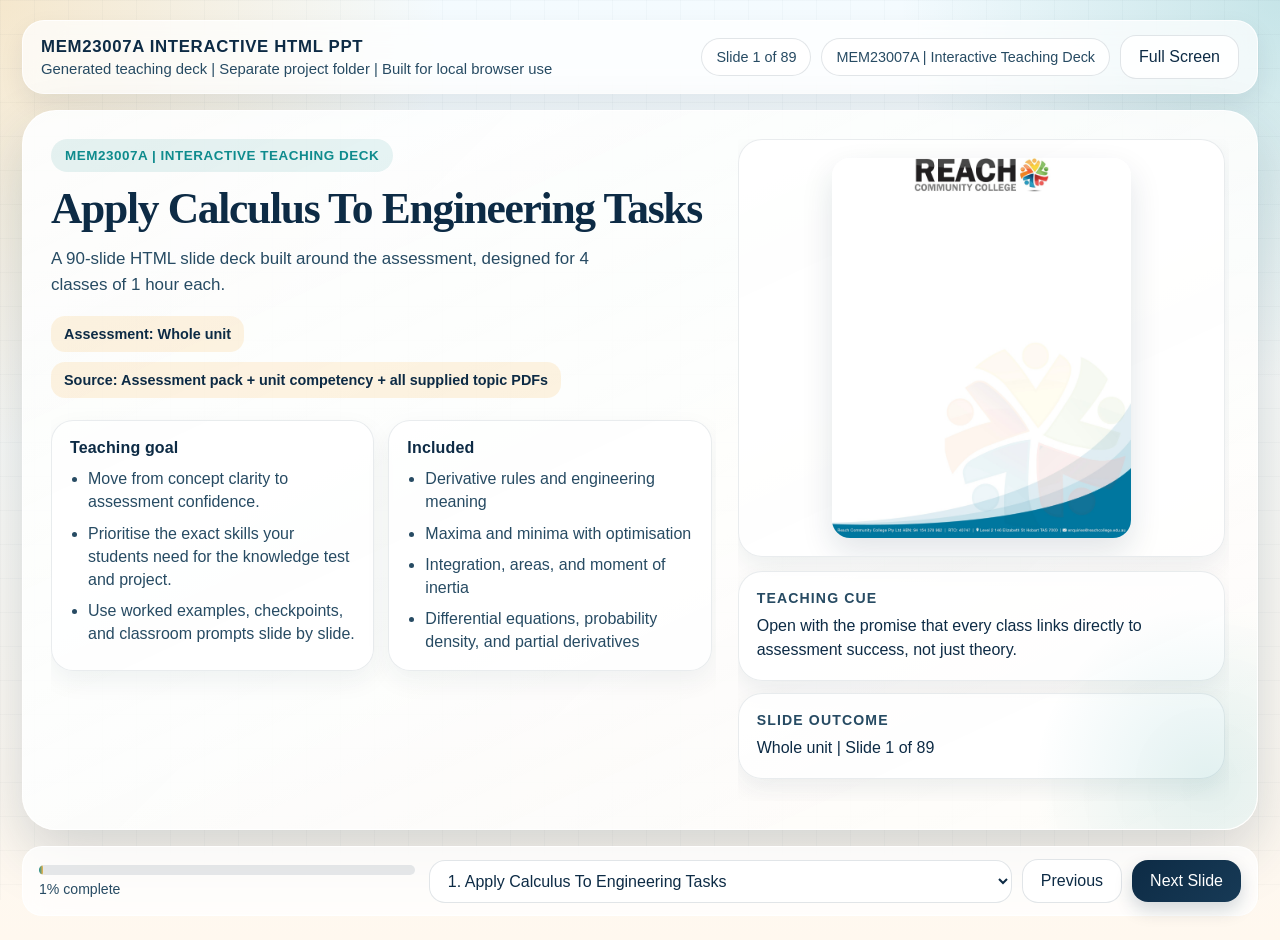
<file: subjects/mem23007/index.html>
<!DOCTYPE html>
<html lang="en">
<head>
  <meta charset="utf-8">
  <meta name="viewport" content="width=device-width, initial-scale=1">
  <title>MEM23007A Interactive Teaching Deck</title>
  <style>
    :root {
      --ink: #0d2b45;
      --ink-soft: #274b63;
      --sky: #e9f5fb;
      --cream: #fff8ef;
      --teal: #0f8b8d;
      --gold: #f7b44c;
      --coral: #ef6f51;
      --panel: rgba(255, 255, 255, 0.82);
      --shadow: 0 24px 60px rgba(13, 43, 69, 0.18);
      --line: rgba(13, 43, 69, 0.12);
    }

    * { box-sizing: border-box; }

    body {
      margin: 0;
      min-height: 100vh;
      font-family: "Avenir Next", "Gill Sans", "Trebuchet MS", sans-serif;
      color: var(--ink);
      background:
        radial-gradient(circle at top left, rgba(247, 180, 76, 0.28), transparent 28%),
        radial-gradient(circle at top right, rgba(15, 139, 141, 0.20), transparent 24%),
        linear-gradient(180deg, #f4fbff 0%, #fff8ef 100%);
    }

    body::before {
      content: "";
      position: fixed;
      inset: 0;
      background-image:
        linear-gradient(rgba(13, 43, 69, 0.025) 1px, transparent 1px),
        linear-gradient(90deg, rgba(13, 43, 69, 0.025) 1px, transparent 1px);
      background-size: 34px 34px;
      pointer-events: none;
    }

    .deck-shell {
      display: grid;
      grid-template-rows: auto 1fr auto;
      min-height: 100vh;
      padding: 20px 22px 24px;
      gap: 16px;
      position: relative;
      z-index: 1;
    }

    .topbar {
      display: flex;
      justify-content: space-between;
      align-items: center;
      gap: 16px;
      padding: 14px 18px;
      border-radius: 22px;
      background: rgba(255, 255, 255, 0.72);
      border: 1px solid rgba(255, 255, 255, 0.8);
      backdrop-filter: blur(18px);
      box-shadow: 0 10px 24px rgba(13, 43, 69, 0.08);
    }

    .brand-block {
      display: flex;
      flex-direction: column;
      gap: 4px;
    }

    .brand-title {
      font-size: 1.05rem;
      font-weight: 800;
      letter-spacing: 0.04em;
      text-transform: uppercase;
    }

    .brand-subtitle {
      font-size: 0.93rem;
      color: var(--ink-soft);
    }

    .top-controls {
      display: flex;
      flex-wrap: wrap;
      justify-content: flex-end;
      gap: 10px;
      align-items: center;
    }

    .pill {
      display: inline-flex;
      align-items: center;
      gap: 8px;
      padding: 10px 14px;
      border-radius: 999px;
      border: 1px solid var(--line);
      background: rgba(255, 255, 255, 0.9);
      font-size: 0.9rem;
      color: var(--ink-soft);
    }

    .slide-stage {
      display: grid;
      place-items: center;
    }

    .slide {
      width: min(100%, 1480px);
      height: min(calc(100vh - 180px), 840px);
      display: grid;
      grid-template-columns: 1.15fr 0.85fr;
      gap: 22px;
      padding: 28px;
      border-radius: 34px;
      background:
        linear-gradient(155deg, rgba(255, 255, 255, 0.92), rgba(255, 255, 255, 0.80)),
        linear-gradient(135deg, rgba(15, 139, 141, 0.10), rgba(247, 180, 76, 0.08));
      border: 1px solid rgba(255, 255, 255, 0.9);
      box-shadow: var(--shadow);
      overflow: hidden;
      position: relative;
      animation: slideIn 320ms ease;
    }

    .slide::after {
      content: "";
      position: absolute;
      right: -120px;
      bottom: -120px;
      width: 340px;
      height: 340px;
      border-radius: 50%;
      background: radial-gradient(circle, rgba(15, 139, 141, 0.12), transparent 72%);
      pointer-events: none;
    }

    .left-col,
    .right-col {
      min-height: 0;
      overflow: auto;
      padding-right: 4px;
    }

    .left-col::-webkit-scrollbar,
    .right-col::-webkit-scrollbar {
      width: 10px;
    }

    .left-col::-webkit-scrollbar-thumb,
    .right-col::-webkit-scrollbar-thumb {
      background: rgba(13, 43, 69, 0.16);
      border-radius: 999px;
    }

    .kicker {
      display: inline-flex;
      padding: 9px 14px;
      border-radius: 999px;
      background: rgba(15, 139, 141, 0.10);
      color: var(--teal);
      font-weight: 700;
      letter-spacing: 0.04em;
      text-transform: uppercase;
      font-size: 0.84rem;
      margin-bottom: 14px;
    }

    h1 {
      margin: 0;
      font-family: Georgia, "Times New Roman", serif;
      font-size: clamp(2rem, 3.4vw, 3.2rem);
      line-height: 1.05;
      letter-spacing: -0.03em;
    }

    .subtitle {
      margin-top: 14px;
      font-size: 1.06rem;
      line-height: 1.55;
      color: var(--ink-soft);
      max-width: 60ch;
    }

    .chips {
      display: flex;
      flex-wrap: wrap;
      gap: 10px;
      margin-top: 18px;
    }

    .chip {
      padding: 10px 13px;
      border-radius: 14px;
      background: rgba(247, 180, 76, 0.16);
      color: var(--ink);
      font-size: 0.9rem;
      font-weight: 700;
    }

    .sections {
      margin-top: 22px;
      display: grid;
      grid-template-columns: repeat(2, minmax(0, 1fr));
      gap: 14px;
    }

    .section-card {
      background: var(--panel);
      border: 1px solid rgba(13, 43, 69, 0.09);
      border-radius: 22px;
      padding: 18px 18px 16px;
      box-shadow: 0 10px 26px rgba(13, 43, 69, 0.06);
    }

    .section-card h3 {
      margin: 0 0 10px;
      font-size: 1rem;
      letter-spacing: 0.01em;
    }

    .section-card ul {
      margin: 0;
      padding-left: 18px;
      display: grid;
      gap: 8px;
      color: var(--ink-soft);
      line-height: 1.45;
    }

    .formula-list li {
      font-family: Georgia, "Times New Roman", serif;
      color: var(--ink);
      font-size: 1.02rem;
    }

    .right-stack {
      display: grid;
      gap: 14px;
    }

    .media-card,
    .meta-card,
    .figure-card {
      background: rgba(255, 255, 255, 0.84);
      border: 1px solid rgba(13, 43, 69, 0.09);
      border-radius: 24px;
      padding: 18px;
      box-shadow: 0 10px 24px rgba(13, 43, 69, 0.07);
    }

    .media-card {
      min-height: 260px;
      display: grid;
      place-items: center;
      overflow: hidden;
    }

    .media-card img {
      max-width: 100%;
      max-height: 380px;
      border-radius: 18px;
      object-fit: contain;
      box-shadow: 0 14px 32px rgba(13, 43, 69, 0.12);
    }

    .svg-figure {
      width: 100%;
      height: auto;
      max-height: 360px;
    }

    .meta-grid {
      display: grid;
      gap: 12px;
    }

    .meta-card h4 {
      margin: 0 0 8px;
      font-size: 0.88rem;
      letter-spacing: 0.08em;
      text-transform: uppercase;
      color: var(--ink-soft);
    }

    .meta-card p {
      margin: 0;
      line-height: 1.5;
      color: var(--ink);
    }

    .figure-card {
      border-left: 6px solid var(--teal);
    }

    .accent-gold { border-left-color: var(--gold); }
    .accent-coral { border-left-color: var(--coral); }
    .accent-teal { border-left-color: var(--teal); }

    .figure-title {
      font-size: 0.86rem;
      text-transform: uppercase;
      letter-spacing: 0.08em;
      color: var(--ink-soft);
      margin-bottom: 8px;
    }

    .figure-body {
      line-height: 1.52;
      color: var(--ink);
    }

    .footerbar {
      display: flex;
      justify-content: space-between;
      align-items: center;
      gap: 14px;
      padding: 12px 16px;
      border-radius: 20px;
      background: rgba(255, 255, 255, 0.78);
      border: 1px solid rgba(255, 255, 255, 0.85);
      backdrop-filter: blur(14px);
    }

    .progress-wrap {
      flex: 1;
      min-width: 180px;
    }

    .progress-bar {
      width: 100%;
      height: 10px;
      background: rgba(13, 43, 69, 0.1);
      border-radius: 999px;
      overflow: hidden;
    }

    .progress-fill {
      height: 100%;
      width: 0;
      background: linear-gradient(90deg, var(--teal), var(--gold));
      border-radius: inherit;
      transition: width 220ms ease;
    }

    .progress-label {
      margin-top: 6px;
      font-size: 0.88rem;
      color: var(--ink-soft);
    }

    button,
    select {
      border: none;
      outline: none;
      font: inherit;
    }

    .nav-btn,
    .action-btn {
      display: inline-flex;
      align-items: center;
      justify-content: center;
      gap: 8px;
      padding: 12px 18px;
      border-radius: 16px;
      background: linear-gradient(135deg, var(--ink), #173a56);
      color: white;
      cursor: pointer;
      transition: transform 150ms ease, opacity 150ms ease, box-shadow 150ms ease;
      box-shadow: 0 8px 18px rgba(13, 43, 69, 0.18);
    }

    .nav-btn.secondary,
    .action-btn.secondary {
      background: rgba(255, 255, 255, 0.9);
      color: var(--ink);
      border: 1px solid rgba(13, 43, 69, 0.12);
      box-shadow: none;
    }

    .nav-btn:hover,
    .action-btn:hover {
      transform: translateY(-1px);
    }

    .jump-select {
      padding: 11px 14px;
      border-radius: 16px;
      background: rgba(255, 255, 255, 0.94);
      border: 1px solid rgba(13, 43, 69, 0.12);
      min-width: 220px;
      color: var(--ink);
    }

    .actions {
      display: flex;
      flex-wrap: wrap;
      gap: 10px;
      align-items: center;
    }

    .sr-only {
      position: absolute;
      width: 1px;
      height: 1px;
      padding: 0;
      margin: -1px;
      overflow: hidden;
      clip: rect(0, 0, 0, 0);
      white-space: nowrap;
      border: 0;
    }

    @keyframes slideIn {
      from {
        opacity: 0;
        transform: translateY(10px) scale(0.99);
      }
      to {
        opacity: 1;
        transform: translateY(0) scale(1);
      }
    }

    @media (max-width: 1200px) {
      .slide {
        grid-template-columns: 1fr;
        height: auto;
        max-height: none;
      }

      .sections {
        grid-template-columns: 1fr;
      }
    }

    @media (max-width: 760px) {
      .deck-shell {
        padding: 14px;
      }

      .topbar,
      .footerbar {
        flex-direction: column;
        align-items: stretch;
      }

      .top-controls,
      .actions {
        justify-content: stretch;
      }

      .jump-select,
      .nav-btn,
      .action-btn {
        width: 100%;
      }

      .slide {
        padding: 18px;
        border-radius: 24px;
      }
    }
  </style>
</head>
<body>
  <div class="deck-shell">
    <div class="topbar">
      <div class="brand-block">
        <div class="brand-title">MEM23007A Interactive HTML PPT</div>
        <div class="brand-subtitle">Generated teaching deck | Separate project folder | Built for local browser use</div>
      </div>
      <div class="top-controls">
        <div class="pill" id="slideIndicator">Slide 1</div>
        <div class="pill" id="classIndicator">Class overview</div>
        <button class="action-btn secondary" id="fullscreenBtn" type="button">Full Screen</button>
      </div>
    </div>

    <main class="slide-stage" aria-live="polite">
      <section class="slide" id="slideRoot"></section>
    </main>

    <div class="footerbar">
      <div class="progress-wrap">
        <div class="progress-bar" aria-hidden="true">
          <div class="progress-fill" id="progressFill"></div>
        </div>
        <div class="progress-label" id="progressLabel"></div>
      </div>
      <div class="actions">
        <label class="sr-only" for="jumpSelect">Jump to slide</label>
        <select id="jumpSelect" class="jump-select"></select>
        <button class="nav-btn secondary" id="prevBtn" type="button">Previous</button>
        <button class="nav-btn" id="nextBtn" type="button">Next Slide</button>
      </div>
    </div>
  </div>

  <script>
    const slides = [{"kicker": "MEM23007A | Interactive Teaching Deck", "title": "Apply Calculus To Engineering Tasks", "subtitle": "A 90-slide HTML slide deck built around the assessment, designed for 4 classes of 1 hour each.", "sections": [{"heading": "Teaching goal", "items": ["Move from concept clarity to assessment confidence.", "Prioritise the exact skills your students need for the knowledge test and project.", "Use worked examples, checkpoints, and classroom prompts slide by slide."], "kind": "list"}, {"heading": "Included", "items": ["Derivative rules and engineering meaning", "Maxima and minima with optimisation", "Integration, areas, and moment of inertia", "Differential equations, probability density, and partial derivatives"], "kind": "list"}], "image": "assets/image1.jpg", "cue": "Open with the promise that every class links directly to assessment success, not just theory.", "source": "Assessment pack + unit competency + all supplied topic PDFs", "assessment": "Whole unit"}, {"kicker": "Deck Navigation", "title": "How To Use This HTML PPT", "subtitle": "This file behaves like a lightweight presentation inside the browser.", "sections": [{"heading": "Controls", "items": ["Use the Next and Previous buttons.", "Use keyboard arrows for quick presentation mode.", "Use the slide jump menu to move to a class or topic instantly.", "Use the Full Screen button while teaching."], "kind": "list"}, {"heading": "Teaching rhythm", "items": ["Teach the concept slide.", "Pause on the worked example slide.", "Use the check slide as an in-class mini assessment."], "kind": "list"}], "figureHtml": "\n    <svg viewBox=\"0 0 620 220\" class=\"svg-figure\" aria-label=\"Derivative flow\">\n      <rect x=\"40\" y=\"70\" width=\"150\" height=\"80\" rx=\"20\" fill=\"#e9f5fb\"/>\n      <rect x=\"235\" y=\"70\" width=\"150\" height=\"80\" rx=\"20\" fill=\"#fff2de\"/>\n      <rect x=\"430\" y=\"70\" width=\"150\" height=\"80\" rx=\"20\" fill=\"#e7f7f4\"/>\n      <text x=\"75\" y=\"118\" font-size=\"26\" fill=\"#0d2b45\" font-weight=\"700\">f(x)</text>\n      <text x=\"265\" y=\"118\" font-size=\"26\" fill=\"#0d2b45\" font-weight=\"700\">f'(x)</text>\n      <text x=\"457\" y=\"118\" font-size=\"26\" fill=\"#0d2b45\" font-weight=\"700\">f''(x)</text>\n      <text x=\"60\" y=\"150\" font-size=\"16\" fill=\"#0d2b45\">shape / output</text>\n      <text x=\"255\" y=\"150\" font-size=\"16\" fill=\"#0d2b45\">slope / rate</text>\n      <text x=\"450\" y=\"150\" font-size=\"16\" fill=\"#0d2b45\">curvature / test</text>\n      <path d=\"M190 110 H235\" stroke=\"#ef6f51\" stroke-width=\"5\" marker-end=\"url(#arrowHead)\"/>\n      <path d=\"M385 110 H430\" stroke=\"#ef6f51\" stroke-width=\"5\" marker-end=\"url(#arrowHead)\"/>\n      <defs>\n        <marker id=\"arrowHead\" markerWidth=\"12\" markerHeight=\"12\" refX=\"10\" refY=\"6\" orient=\"auto\">\n          <path d=\"M0,0 L12,6 L0,12 z\" fill=\"#ef6f51\"/>\n        </marker>\n      </defs>\n    </svg>\n    ", "cue": "Let students know the deck will keep returning to the assessment questions so they can see why each idea matters.", "source": "Generated teaching interface", "assessment": "Navigation support"}, {"kicker": "4-Class Structure", "title": "Unit Roadmap Across Four Classes", "subtitle": "The pacing below keeps the unit manageable and assessment-focused.", "sections": [{"heading": "Class 1", "items": ["Derivatives, rules, chain/product/quotient rule", "Engineering meaning of slope", "Beam bending moment to shear/load relationships"], "kind": "list"}, {"heading": "Class 2", "items": ["Turning points, first and second derivative tests", "Local maxima and minima", "Optimisation with geometric applications"], "kind": "list"}, {"heading": "Class 3", "items": ["Antiderivatives and definite integrals", "Area under curves and integration by parts", "Moment of inertia by integration"], "kind": "list"}, {"heading": "Class 4", "items": ["Differential equations and initial value problems", "Piecewise probability density functions", "Partial derivatives and final assessment review"], "kind": "list"}], "figureHtml": "\n    <div class=\"figure-card accent-gold\">\n      <div class=\"figure-title\">Target outcome</div>\n      <div class=\"figure-body\">By the end of Class 4, students should be able to recognise the question type quickly, pick the right calculus tool, and write a complete method.</div>\n    </div>\n    ", "cue": "Use this slide to set expectations: each class covers a full topic block plus question practice.", "source": "Assessment pack + MEM23007_Complete_R1.pdf", "assessment": "Unit planning"}, {"kicker": "Assessment Lens", "title": "What The Assessment Is Really Testing", "subtitle": "The knowledge test asks students to show method, not just final answers.", "sections": [{"heading": "Core skill families", "items": ["Differentiate standard, composite, product, and quotient functions.", "Find and classify turning points using derivative tests.", "Evaluate integrals and use them in area or engineering contexts.", "Solve a simple initial value problem.", "Apply integration to structural properties such as moment of inertia.", "Handle applied questions with piecewise functions and partial derivatives."], "kind": "list"}, {"heading": "What students often miss", "items": ["Choosing the wrong rule", "Stopping after f'(x) = 0 without classifying the point", "Forgetting + C in indefinite integrals", "Skipping units or interpretation in engineering questions"], "kind": "list"}], "figureHtml": "\n    <div class=\"figure-card accent-coral\">\n      <div class=\"figure-title\">Assessment advice</div>\n      <div class=\"figure-body\">Train students to write: rule chosen -> derivative or integral steps -> simplified answer -> short interpretation.</div>\n    </div>\n    ", "cue": "Tell students that neat method lines earn confidence. Even when arithmetic slips, a strong method still matters.", "source": "MEM23007A_Asessment.docx", "assessment": "Knowledge test + project"}, {"kicker": "Source Pack", "title": "How The Supplied Documents Feed This Deck", "subtitle": "Every source in your folder has been mapped into the teaching flow.", "sections": [{"heading": "Assessment and unit documents", "items": ["MEM23007A_Asessment.docx drives the assessment-first structure.", "MEM23007_Complete_R1.pdf informs the competency and evidence focus."], "kind": "list"}, {"heading": "Derivative references", "items": ["The_derivative.pdf", "final0203-ltsn-basicdiff.pdf", "calculus_03_Rules_for_Finding_Derivatives.pdf", "calculus_cheat_sheet_derivatives.pdf"], "kind": "list"}, {"heading": "Max/min and integration references", "items": ["PlymouthUniversity_MathsandStats_maxima_and_minima.pdf", "mc-ty-maxmin-2009-1.pdf", "common_derivatives_integrals.pdf", "13_1_basics_integration ... .pdf", "C7_AreasbyIntegration_BP_9_22_14.pdf", "mc-ty-areas-2009-1.pdf"], "kind": "list"}, {"heading": "Applied calculus references", "items": ["Moment_Inertia.pdf", "differential-equations.pdf"], "kind": "list"}], "figureHtml": "\n    <div class=\"figure-card accent-teal\">\n      <div class=\"figure-title\">Why this matters</div>\n      <div class=\"figure-body\">The deck is not generic. It is organised to mirror the question types and support materials in your actual unit folder.</div>\n    </div>\n    ", "cue": "This reassures students that the slides are aligned with their unit resources, not random outside content.", "source": "All supplied files", "assessment": "Whole unit"}, {"kicker": "Quick Toolkit", "title": "Formula Memory Starter Pack", "subtitle": "Put these six ideas in long-term memory early.", "sections": [{"heading": "Derivatives", "items": ["d/dx (x^n) = n x^(n-1)", "d/dx (sin x) = cos x", "d/dx (cos x) = -sin x", "d/dx (e^x) = e^x", "d/dx (ln x) = 1/x"], "kind": "formula"}, {"heading": "Integrals", "items": ["∫ x^n dx = x^(n+1)/(n+1) + C, for n ≠ -1", "∫ e^(ax) dx = e^(ax)/a + C", "∫ 1/x dx = ln|x| + C"], "kind": "formula"}], "figureHtml": "\n    <div class=\"figure-card accent-gold\">\n      <div class=\"figure-title\">Teacher cue</div>\n      <div class=\"figure-body\">Revisit this slide for 90 seconds at the start of each class. Spaced repetition helps weak students more than a single long lecture.</div>\n    </div>\n    ", "cue": "This is a good warm-up slide to revisit before practice.", "source": "common_derivatives_integrals.pdf + calculus cheat sheet", "assessment": "All computational questions"}, {"kicker": "Big Picture", "title": "Why Calculus Matters In Engineering", "subtitle": "Calculus helps engineers describe change, optimise performance, and accumulate physical quantities.", "sections": [{"heading": "Derivative thinking", "items": ["How fast temperature changes", "How bending moment changes along a beam", "How velocity changes with time"], "kind": "list"}, {"heading": "Integral thinking", "items": ["Area under a load or response curve", "Accumulated displacement or probability", "Section properties such as moment of inertia"], "kind": "list"}, {"heading": "Decision making", "items": ["Best dimensions for maximum area or minimum material", "Peak stress or turning point behaviour", "Sensitivity to more than one variable using partial derivatives"], "kind": "list"}], "figureHtml": "\n    <svg viewBox=\"0 0 620 260\" class=\"svg-figure\" aria-label=\"Moment shear load relationship\">\n      <defs>\n        <linearGradient id=\"beamGrad\" x1=\"0\" x2=\"1\">\n          <stop offset=\"0%\" stop-color=\"#0f8b8d\"/>\n          <stop offset=\"100%\" stop-color=\"#f7b44c\"/>\n        </linearGradient>\n      </defs>\n      <rect x=\"60\" y=\"45\" width=\"500\" height=\"30\" rx=\"10\" fill=\"url(#beamGrad)\" opacity=\"0.85\"/>\n      <text x=\"75\" y=\"35\" fill=\"#0d2b45\" font-size=\"18\" font-weight=\"700\">Beam / span</text>\n      <line x1=\"110\" y1=\"120\" x2=\"520\" y2=\"120\" stroke=\"#0d2b45\" stroke-width=\"4\"/>\n      <path d=\"M120 120 C180 70, 240 170, 300 120 S420 70, 500 120\" fill=\"none\" stroke=\"#ef6f51\" stroke-width=\"5\"/>\n      <text x=\"75\" y=\"160\" fill=\"#0d2b45\" font-size=\"18\" font-weight=\"700\">Moment M(x)</text>\n      <line x1=\"110\" y1=\"195\" x2=\"520\" y2=\"195\" stroke=\"#0d2b45\" stroke-width=\"4\"/>\n      <path d=\"M120 195 C190 145, 255 145, 320 195 S450 245, 500 195\" fill=\"none\" stroke=\"#0f8b8d\" stroke-width=\"5\"/>\n      <text x=\"75\" y=\"235\" fill=\"#0d2b45\" font-size=\"18\" font-weight=\"700\">Shear V(x) = M'(x)</text>\n      <text x=\"335\" y=\"160\" fill=\"#ef6f51\" font-size=\"16\">Differentiate once</text>\n      <text x=\"335\" y=\"235\" fill=\"#0f8b8d\" font-size=\"16\">Differentiate again for load</text>\n    </svg>\n    ", "cue": "Keep the examples practical: beams, material usage, waiting times, and shape properties.", "source": "Whole source pack", "assessment": "Case study + applied questions"}, {"kicker": "Class 1", "title": "Derivatives And Engineering Rate Of Change", "subtitle": "Today’s target: students can pick the correct differentiation rule and use it in an engineering setting.", "sections": [{"heading": "Class target", "items": ["Understand what a derivative represents.", "Apply chain, product, and quotient rules correctly.", "Connect derivatives to beam shear and load questions."], "kind": "list"}, {"heading": "Assessment focus", "items": ["Q1 beam calculus", "Q2 chain rule", "Q3 quotient rule", "Q4 product rule / multiple choice"], "kind": "list"}], "figureHtml": "\n    <svg viewBox=\"0 0 620 220\" class=\"svg-figure\" aria-label=\"Derivative flow\">\n      <rect x=\"40\" y=\"70\" width=\"150\" height=\"80\" rx=\"20\" fill=\"#e9f5fb\"/>\n      <rect x=\"235\" y=\"70\" width=\"150\" height=\"80\" rx=\"20\" fill=\"#fff2de\"/>\n      <rect x=\"430\" y=\"70\" width=\"150\" height=\"80\" rx=\"20\" fill=\"#e7f7f4\"/>\n      <text x=\"75\" y=\"118\" font-size=\"26\" fill=\"#0d2b45\" font-weight=\"700\">f(x)</text>\n      <text x=\"265\" y=\"118\" font-size=\"26\" fill=\"#0d2b45\" font-weight=\"700\">f'(x)</text>\n      <text x=\"457\" y=\"118\" font-size=\"26\" fill=\"#0d2b45\" font-weight=\"700\">f''(x)</text>\n      <text x=\"60\" y=\"150\" font-size=\"16\" fill=\"#0d2b45\">shape / output</text>\n      <text x=\"255\" y=\"150\" font-size=\"16\" fill=\"#0d2b45\">slope / rate</text>\n      <text x=\"450\" y=\"150\" font-size=\"16\" fill=\"#0d2b45\">curvature / test</text>\n      <path d=\"M190 110 H235\" stroke=\"#ef6f51\" stroke-width=\"5\" marker-end=\"url(#arrowHead)\"/>\n      <path d=\"M385 110 H430\" stroke=\"#ef6f51\" stroke-width=\"5\" marker-end=\"url(#arrowHead)\"/>\n      <defs>\n        <marker id=\"arrowHead\" markerWidth=\"12\" markerHeight=\"12\" refX=\"10\" refY=\"6\" orient=\"auto\">\n          <path d=\"M0,0 L12,6 L0,12 z\" fill=\"#ef6f51\"/>\n        </marker>\n      </defs>\n    </svg>\n    ", "cue": "Tell students this class unlocks the first four assessment questions.", "source": "Derivative handouts + assessment pack", "assessment": "Q1-Q4"}, {"kicker": "Meaning First", "title": "What A Derivative Represents", "subtitle": "A derivative measures how one quantity changes when another quantity changes.", "sections": [{"heading": "In plain words", "items": ["The derivative is the slope of the tangent.", "It is also the instantaneous rate of change.", "Positive derivative means increasing; negative derivative means decreasing."], "kind": "list"}, {"heading": "Engineering examples", "items": ["Displacement -> velocity", "Velocity -> acceleration", "Bending moment -> shear force"], "kind": "list"}], "figureHtml": "\n    <div class=\"figure-card accent-teal\">\n      <div class=\"figure-title\">Student language</div>\n      <div class=\"figure-body\">If f(x) is the output, then f'(x) tells us what the function is doing right now.</div>\n    </div>\n    ", "cue": "Keep the wording simple before symbols. Students often remember the meaning better than the formal definition.", "source": "The_derivative.pdf", "assessment": "Conceptual readiness"}, {"kicker": "Notation", "title": "Different Ways Teachers And Textbooks Write Derivatives", "subtitle": "Students should be comfortable with all of these forms.", "sections": [{"heading": "Common notation", "items": ["f'(x)", "y'", "dy/dx", "d/dx [f(x)]"], "kind": "formula"}, {"heading": "Why it matters", "items": ["Assessment questions switch notation.", "Engineering texts often prefer dy/dx or dM/dx.", "Multiple symbols can describe the same operation."], "kind": "list"}], "figureHtml": "\n    <div class=\"figure-card accent-coral\">\n      <div class=\"figure-title\">Mini check</div>\n      <div class=\"figure-body\">Ask: if M is a bending moment function, what does dM/dx mean physically?</div>\n    </div>\n    ", "cue": "Bridge from generic y notation to engineering notation like M(x), V(x), and w(x).", "source": "The_derivative.pdf + MEM23007A_Asessment.docx", "assessment": "Q1-Q4"}, {"kicker": "Rule 1", "title": "Power Rule", "subtitle": "This is the fastest way to differentiate algebraic powers.", "sections": [{"heading": "Rule", "items": ["d/dx (x^n) = n x^(n-1)", "Example: d/dx (x^5) = 5x^4", "Example: d/dx (x^(-2)) = -2x^(-3)"], "kind": "formula"}, {"heading": "Common error", "items": ["Students often reduce the power but forget to multiply by the old power first."], "kind": "list"}], "figureHtml": "\n    <div class=\"figure-card accent-gold\">\n      <div class=\"figure-title\">Memory trick</div>\n      <div class=\"figure-body\">Bring the power down, then reduce the power by 1.</div>\n    </div>\n    ", "cue": "Use one polynomial example and one negative power example.", "source": "calculus_cheat_sheet_derivatives.pdf", "assessment": "Foundational skill"}, {"kicker": "Rule 2", "title": "Trig, Exponential, And Log Rules", "subtitle": "Students need these ready before composite functions become manageable.", "sections": [{"heading": "Must-know derivatives", "items": ["d/dx (sin x) = cos x", "d/dx (cos x) = -sin x", "d/dx (e^x) = e^x", "d/dx (ln x) = 1/x"], "kind": "formula"}, {"heading": "Applied reminder", "items": ["ln x appears in Beam B.", "sin x and cos x appear in several assessment questions.", "e^x appears in both differentiation and integration questions."], "kind": "list"}], "figureHtml": "\n    <div class=\"figure-card accent-teal\">\n      <div class=\"figure-title\">Teaching note</div>\n      <div class=\"figure-body\">Students who memorise the small core list feel much less overwhelmed by mixed questions.</div>\n    </div>\n    ", "cue": "Drill these orally before moving into chain or product rule.", "source": "common_derivatives_integrals.pdf + calculus cheat sheet", "assessment": "Q1, Q2, Q4, Q11"}, {"kicker": "Rule 3", "title": "Chain Rule", "subtitle": "Use the chain rule when one function is inside another function.", "sections": [{"heading": "Rule pattern", "items": ["If y = f(g(x)), then y' = f'(g(x)) · g'(x)", "Outer function first, inner derivative second."], "kind": "formula"}, {"heading": "Where students slip", "items": ["They differentiate the outer function but forget the inner derivative.", "They change cos to -sin but stop too early."], "kind": "list"}, {"heading": "Signal words", "items": ["cos(tan x)", "sin(3x)", "e^(2x)", "√(x - 1)"], "kind": "list"}], "figureHtml": "\n    <svg viewBox=\"0 0 620 220\" class=\"svg-figure\" aria-label=\"Derivative flow\">\n      <rect x=\"40\" y=\"70\" width=\"150\" height=\"80\" rx=\"20\" fill=\"#e9f5fb\"/>\n      <rect x=\"235\" y=\"70\" width=\"150\" height=\"80\" rx=\"20\" fill=\"#fff2de\"/>\n      <rect x=\"430\" y=\"70\" width=\"150\" height=\"80\" rx=\"20\" fill=\"#e7f7f4\"/>\n      <text x=\"75\" y=\"118\" font-size=\"26\" fill=\"#0d2b45\" font-weight=\"700\">f(x)</text>\n      <text x=\"265\" y=\"118\" font-size=\"26\" fill=\"#0d2b45\" font-weight=\"700\">f'(x)</text>\n      <text x=\"457\" y=\"118\" font-size=\"26\" fill=\"#0d2b45\" font-weight=\"700\">f''(x)</text>\n      <text x=\"60\" y=\"150\" font-size=\"16\" fill=\"#0d2b45\">shape / output</text>\n      <text x=\"255\" y=\"150\" font-size=\"16\" fill=\"#0d2b45\">slope / rate</text>\n      <text x=\"450\" y=\"150\" font-size=\"16\" fill=\"#0d2b45\">curvature / test</text>\n      <path d=\"M190 110 H235\" stroke=\"#ef6f51\" stroke-width=\"5\" marker-end=\"url(#arrowHead)\"/>\n      <path d=\"M385 110 H430\" stroke=\"#ef6f51\" stroke-width=\"5\" marker-end=\"url(#arrowHead)\"/>\n      <defs>\n        <marker id=\"arrowHead\" markerWidth=\"12\" markerHeight=\"12\" refX=\"10\" refY=\"6\" orient=\"auto\">\n          <path d=\"M0,0 L12,6 L0,12 z\" fill=\"#ef6f51\"/>\n        </marker>\n      </defs>\n    </svg>\n    ", "cue": "Make students say out loud: outer function, inner function, multiply by inner derivative.", "source": "The_derivative.pdf + calculus rules handout", "assessment": "Q2"}, {"kicker": "Rule 4", "title": "Product Rule", "subtitle": "Use the product rule when two variable expressions are multiplied.", "sections": [{"heading": "Rule", "items": ["(uv)' = u'v + uv'"], "kind": "formula"}, {"heading": "Example template", "items": ["For y = e^x sin x", "u = e^x, v = sin x", "u' = e^x, v' = cos x", "So y' = e^x sin x + e^x cos x = e^x(sin x + cos x)"], "kind": "list"}], "figureHtml": "\n    <div class=\"figure-card accent-coral\">\n      <div class=\"figure-title\">Memory phrase</div>\n      <div class=\"figure-body\">First times derivative of second, plus second times derivative of first.</div>\n    </div>\n    ", "cue": "Point out that Q4 is exactly this structure.", "source": "calculus_03_Rules_for_Finding_Derivatives.pdf", "assessment": "Q4"}, {"kicker": "Rule 5", "title": "Quotient Rule", "subtitle": "Use the quotient rule when one variable expression is divided by another.", "sections": [{"heading": "Rule", "items": ["(u/v)' = (v·u' - u·v') / v²"], "kind": "formula"}, {"heading": "Why students lose marks", "items": ["The denominator must be squared.", "The order matters: v·u' - u·v', not the other way around."], "kind": "list"}, {"heading": "Assessment match", "items": ["Q3 uses this structure with x / (1 + tan x)."], "kind": "list"}], "image": "assets/image4.png", "cue": "Write u and v explicitly before differentiating. It reduces panic and algebra mistakes.", "source": "The_derivative.pdf + assessment image", "assessment": "Q3"}, {"kicker": "Assessment Q2", "title": "Worked Example: Differentiate y = cos(tan x)", "subtitle": "This is a direct chain rule question.", "sections": [{"heading": "Step 1", "items": ["Outer function: cos(□)", "Inner function: tan x"], "kind": "list"}, {"heading": "Step 2", "items": ["Derivative of cos(□) is -sin(□)", "Derivative of tan x is sec²x"], "kind": "list"}, {"heading": "Answer", "items": ["dy/dx = -sin(tan x) · sec²x"], "kind": "formula"}], "figureHtml": "\n    <div class=\"figure-card accent-gold\">\n      <div class=\"figure-title\">Exam habit</div>\n      <div class=\"figure-body\">Always leave chain rule answers as a product unless there is a very clear simplification.</div>\n    </div>\n    ", "cue": "Ask students to identify outer and inner functions before you reveal the derivative.", "source": "MEM23007A_Asessment.docx", "assessment": "Q2"}, {"kicker": "Assessment Q3", "title": "Worked Example: Differentiate x / (1 + tan x)", "subtitle": "This is a textbook quotient rule question.", "sections": [{"heading": "Set up", "items": ["u = x so u' = 1", "v = 1 + tan x so v' = sec²x"], "kind": "list"}, {"heading": "Apply quotient rule", "items": ["y' = [ (1 + tan x)(1) - x(sec²x) ] / (1 + tan x)²"], "kind": "formula"}, {"heading": "Final answer", "items": ["y' = (1 + tan x - x sec²x) / (1 + tan x)²"], "kind": "formula"}], "image": "assets/image4.png", "cue": "Have students box the numerator and denominator separately before simplification.", "source": "Assessment pack", "assessment": "Q3"}, {"kicker": "Assessment Q4", "title": "Worked Example: Differentiate e^x sin x", "subtitle": "This question rewards students who can spot a product quickly.", "sections": [{"heading": "Method", "items": ["Use product rule with u = e^x and v = sin x.", "u' = e^x and v' = cos x."], "kind": "list"}, {"heading": "Expansion", "items": ["d/dx (e^x sin x) = e^x sin x + e^x cos x"], "kind": "formula"}, {"heading": "Best multiple-choice form", "items": ["e^x (sin x + cos x)"], "kind": "formula"}], "figureHtml": "\n    <div class=\"figure-card accent-coral\">\n      <div class=\"figure-title\">Teacher note</div>\n      <div class=\"figure-body\">Students often choose the option that only includes one term. Stress that both terms must appear.</div>\n    </div>\n    ", "cue": "This is a good moment to ask why a product does not behave like ordinary multiplication when differentiating.", "source": "Assessment pack", "assessment": "Q4"}, {"kicker": "Error Check", "title": "The Derivative Mistakes Students Make Most Often", "subtitle": "Normalising mistakes helps students recover faster.", "sections": [{"heading": "Frequent mistakes", "items": ["Forgetting the negative sign on d/dx(cos x)", "Forgetting sec²x for d/dx(tan x)", "Using product rule when quotient rule is required", "Dropping brackets in the denominator", "Stopping the chain rule too early"], "kind": "list"}, {"heading": "Repair strategy", "items": ["Name the rule first.", "Write the derivative structure before substituting values.", "Simplify only after the full derivative is on the page."], "kind": "list"}], "figureHtml": "\n    <div class=\"figure-card accent-teal\">\n      <div class=\"figure-title\">Classroom prompt</div>\n      <div class=\"figure-body\">Which error do you think costs the most marks: wrong rule, missing term, or algebra sign?</div>\n    </div>\n    ", "cue": "Invite students to choose the error they personally find hardest.", "source": "Derivative references + teaching experience mapping", "assessment": "Q2-Q4"}, {"kicker": "Engineering Link", "title": "Beam Vocabulary Before We Differentiate", "subtitle": "Q1 makes more sense when students know what each function means physically.", "sections": [{"heading": "Key words", "items": ["Bending moment M(x): turning effect inside the beam", "Shear force V(x): internal force tendency to slide one part past another", "Load w(x): distributed load intensity along the beam"], "kind": "list"}, {"heading": "Important relationship", "items": ["Moment -> differentiate -> shear", "Shear -> differentiate -> load"], "kind": "list"}], "figureHtml": "\n    <svg viewBox=\"0 0 620 260\" class=\"svg-figure\" aria-label=\"Moment shear load relationship\">\n      <defs>\n        <linearGradient id=\"beamGrad\" x1=\"0\" x2=\"1\">\n          <stop offset=\"0%\" stop-color=\"#0f8b8d\"/>\n          <stop offset=\"100%\" stop-color=\"#f7b44c\"/>\n        </linearGradient>\n      </defs>\n      <rect x=\"60\" y=\"45\" width=\"500\" height=\"30\" rx=\"10\" fill=\"url(#beamGrad)\" opacity=\"0.85\"/>\n      <text x=\"75\" y=\"35\" fill=\"#0d2b45\" font-size=\"18\" font-weight=\"700\">Beam / span</text>\n      <line x1=\"110\" y1=\"120\" x2=\"520\" y2=\"120\" stroke=\"#0d2b45\" stroke-width=\"4\"/>\n      <path d=\"M120 120 C180 70, 240 170, 300 120 S420 70, 500 120\" fill=\"none\" stroke=\"#ef6f51\" stroke-width=\"5\"/>\n      <text x=\"75\" y=\"160\" fill=\"#0d2b45\" font-size=\"18\" font-weight=\"700\">Moment M(x)</text>\n      <line x1=\"110\" y1=\"195\" x2=\"520\" y2=\"195\" stroke=\"#0d2b45\" stroke-width=\"4\"/>\n      <path d=\"M120 195 C190 145, 255 145, 320 195 S450 245, 500 195\" fill=\"none\" stroke=\"#0f8b8d\" stroke-width=\"5\"/>\n      <text x=\"75\" y=\"235\" fill=\"#0d2b45\" font-size=\"18\" font-weight=\"700\">Shear V(x) = M'(x)</text>\n      <text x=\"335\" y=\"160\" fill=\"#ef6f51\" font-size=\"16\">Differentiate once</text>\n      <text x=\"335\" y=\"235\" fill=\"#0f8b8d\" font-size=\"16\">Differentiate again for load</text>\n    </svg>\n    ", "cue": "Tell students that calculus converts one engineering description into another.", "source": "Assessment Q1 + structural calculus context", "assessment": "Q1"}, {"kicker": "Engineering Link", "title": "Moment, Shear, And Load Relationship", "subtitle": "For Q1, the main calculus tool is repeated differentiation.", "sections": [{"heading": "Relationship chain", "items": ["V(x) = dM/dx", "w(x) = dV/dx = d²M/dx²"], "kind": "formula"}, {"heading": "Sign convention note", "items": ["Different textbooks may include a minus sign in the load relation depending on beam sign convention.", "In class, make the convention explicit and stay consistent."], "kind": "list"}], "figureHtml": "\n    <svg viewBox=\"0 0 620 260\" class=\"svg-figure\" aria-label=\"Moment shear load relationship\">\n      <defs>\n        <linearGradient id=\"beamGrad\" x1=\"0\" x2=\"1\">\n          <stop offset=\"0%\" stop-color=\"#0f8b8d\"/>\n          <stop offset=\"100%\" stop-color=\"#f7b44c\"/>\n        </linearGradient>\n      </defs>\n      <rect x=\"60\" y=\"45\" width=\"500\" height=\"30\" rx=\"10\" fill=\"url(#beamGrad)\" opacity=\"0.85\"/>\n      <text x=\"75\" y=\"35\" fill=\"#0d2b45\" font-size=\"18\" font-weight=\"700\">Beam / span</text>\n      <line x1=\"110\" y1=\"120\" x2=\"520\" y2=\"120\" stroke=\"#0d2b45\" stroke-width=\"4\"/>\n      <path d=\"M120 120 C180 70, 240 170, 300 120 S420 70, 500 120\" fill=\"none\" stroke=\"#ef6f51\" stroke-width=\"5\"/>\n      <text x=\"75\" y=\"160\" fill=\"#0d2b45\" font-size=\"18\" font-weight=\"700\">Moment M(x)</text>\n      <line x1=\"110\" y1=\"195\" x2=\"520\" y2=\"195\" stroke=\"#0d2b45\" stroke-width=\"4\"/>\n      <path d=\"M120 195 C190 145, 255 145, 320 195 S450 245, 500 195\" fill=\"none\" stroke=\"#0f8b8d\" stroke-width=\"5\"/>\n      <text x=\"75\" y=\"235\" fill=\"#0d2b45\" font-size=\"18\" font-weight=\"700\">Shear V(x) = M'(x)</text>\n      <text x=\"335\" y=\"160\" fill=\"#ef6f51\" font-size=\"16\">Differentiate once</text>\n      <text x=\"335\" y=\"235\" fill=\"#0f8b8d\" font-size=\"16\">Differentiate again for load</text>\n    </svg>\n    ", "cue": "Say clearly: in this assessment, the key skill is differentiating the given moment equation correctly.", "source": "Assessment pack + engineering convention note", "assessment": "Q1"}, {"kicker": "Assessment Q1", "title": "Question Visual: Beam A And Beam B", "subtitle": "Use the original assessment image so students recognise the question immediately.", "sections": [{"heading": "Teacher focus", "items": ["Students should identify M(x) first.", "Then differentiate once for shear and again for load.", "Beam A also asks for the point of maximum bending moment."], "kind": "list"}], "image": "assets/image3.png", "cue": "Pause here and ask students what the question is actually asking before you solve it.", "source": "Assessment image", "assessment": "Q1"}, {"kicker": "Assessment Q1A", "title": "Beam A: From Moment To Shear", "subtitle": "Beam A is given as M(x) = 3x/2 + 2 cos x.", "sections": [{"heading": "Differentiate once", "items": ["V(x) = dM/dx", "d/dx (3x/2) = 3/2", "d/dx (2 cos x) = -2 sin x", "So V(x) = 3/2 - 2 sin x"], "kind": "formula"}, {"heading": "Differentiate again", "items": ["w(x) = dV/dx = -2 cos x", "If your beam convention uses w = -dV/dx, the sign flips."], "kind": "formula"}], "figureHtml": "\n    <div class=\"figure-card accent-gold\">\n      <div class=\"figure-title\">Assessment language</div>\n      <div class=\"figure-body\">Students must explain what each derivative means, not only write the algebra.</div>\n    </div>\n    ", "cue": "Use this to remind students that trigonometric derivatives matter in engineering contexts too.", "source": "Assessment image + derivative rules", "assessment": "Q1"}, {"kicker": "Assessment Q1A", "title": "Beam A: Point Of Maximum Bending Moment", "subtitle": "A maximum moment occurs where the first derivative is zero and the second derivative confirms the type.", "sections": [{"heading": "Critical point", "items": ["Set V(x) = 0", "3/2 - 2 sin x = 0", "sin x = 3/4", "x = sin^(-1)(3/4) ≈ 0.848 rad within the principal interval"], "kind": "formula"}, {"heading": "Second derivative test", "items": ["M''(x) = -2 cos x", "At x ≈ 0.848, cos x > 0 so M''(x) < 0", "Therefore the moment is locally maximum there."], "kind": "list"}], "figureHtml": "\n    <svg viewBox=\"0 0 620 260\" class=\"svg-figure\" aria-label=\"Turning point graph\">\n      <line x1=\"80\" y1=\"220\" x2=\"560\" y2=\"220\" stroke=\"#0d2b45\" stroke-width=\"4\"/>\n      <line x1=\"110\" y1=\"35\" x2=\"110\" y2=\"235\" stroke=\"#0d2b45\" stroke-width=\"4\"/>\n      <path d=\"M150 70 C240 170, 350 170, 470 70\" fill=\"none\" stroke=\"#0f8b8d\" stroke-width=\"6\"/>\n      <circle cx=\"310\" cy=\"160\" r=\"10\" fill=\"#ef6f51\"/>\n      <text x=\"325\" y=\"158\" fill=\"#ef6f51\" font-size=\"18\" font-weight=\"700\">turning point</text>\n      <text x=\"505\" y=\"245\" fill=\"#0d2b45\" font-size=\"16\">x</text>\n      <text x=\"90\" y=\"55\" fill=\"#0d2b45\" font-size=\"16\">y</text>\n      <text x=\"150\" y=\"40\" fill=\"#0d2b45\" font-size=\"16\">f'(x) changes sign here</text>\n    </svg>\n    ", "cue": "If students ask about more solutions, explain periodic functions and then restrict to the beam domain supplied in the problem.", "source": "Assessment pack", "assessment": "Q1"}, {"kicker": "Assessment Q1B", "title": "Beam B: Load Distribution From The Moment Equation", "subtitle": "Beam B is given as M(x) = 4 ln x + 7 sin x - 3e^x.", "sections": [{"heading": "Differentiate once", "items": ["V(x) = 4/x + 7 cos x - 3e^x"], "kind": "formula"}, {"heading": "Differentiate again", "items": ["w(x) = -4/x² - 7 sin x - 3e^x"], "kind": "formula"}, {"heading": "Why this question is powerful", "items": ["It mixes log, trig, and exponential derivatives in one engineering problem."], "kind": "list"}], "figureHtml": "\n    <div class=\"figure-card accent-teal\">\n      <div class=\"figure-title\">Revision note</div>\n      <div class=\"figure-body\">Beam B is a great final revision problem because it forces students to combine three standard derivative rules accurately.</div>\n    </div>\n    ", "cue": "Students often forget d/dx(ln x) = 1/x. Emphasise that point.", "source": "Assessment pack", "assessment": "Q1"}, {"kicker": "Class 1 Check", "title": "Exit Check For Class 1", "subtitle": "If students can answer these quickly, they are ready for the next lesson.", "sections": [{"heading": "Ask students to do without notes", "items": ["Differentiate cos(tan x).", "Differentiate e^x sin x.", "State the quotient rule.", "Explain how M(x), V(x), and w(x) are connected."], "kind": "list"}, {"heading": "Success signal", "items": ["They choose the right rule without hesitation.", "They can explain the beam derivatives in words."], "kind": "list"}], "figureHtml": "\n    <div class=\"figure-card accent-coral\">\n      <div class=\"figure-title\">Homework idea</div>\n      <div class=\"figure-body\">Have students create one example each for chain, product, and quotient rule and swap with a partner next class.</div>\n    </div>\n    ", "cue": "Use this as a 5-minute retrieval practice task.", "source": "Class 1 summary", "assessment": "Q1-Q4 readiness"}, {"kicker": "Class 2", "title": "Maxima, Minima, And Optimisation", "subtitle": "Today’s target: students can find turning points, classify them, and solve practical optimisation problems.", "sections": [{"heading": "Assessment focus", "items": ["Q5 local maxima/minima conditions", "Q6 second derivative test", "Q7 and Q8 concept checks", "Q9 and Q10 optimisation"], "kind": "list"}, {"heading": "Class promise", "items": ["We will connect curve shape to design decisions such as maximum area."], "kind": "list"}], "figureHtml": "\n    <svg viewBox=\"0 0 620 260\" class=\"svg-figure\" aria-label=\"Turning point graph\">\n      <line x1=\"80\" y1=\"220\" x2=\"560\" y2=\"220\" stroke=\"#0d2b45\" stroke-width=\"4\"/>\n      <line x1=\"110\" y1=\"35\" x2=\"110\" y2=\"235\" stroke=\"#0d2b45\" stroke-width=\"4\"/>\n      <path d=\"M150 70 C240 170, 350 170, 470 70\" fill=\"none\" stroke=\"#0f8b8d\" stroke-width=\"6\"/>\n      <circle cx=\"310\" cy=\"160\" r=\"10\" fill=\"#ef6f51\"/>\n      <text x=\"325\" y=\"158\" fill=\"#ef6f51\" font-size=\"18\" font-weight=\"700\">turning point</text>\n      <text x=\"505\" y=\"245\" fill=\"#0d2b45\" font-size=\"16\">x</text>\n      <text x=\"90\" y=\"55\" fill=\"#0d2b45\" font-size=\"16\">y</text>\n      <text x=\"150\" y=\"40\" fill=\"#0d2b45\" font-size=\"16\">f'(x) changes sign here</text>\n    </svg>\n    ", "cue": "Frame this class as decision-making with calculus, not just more derivatives.", "source": "Max/min references + assessment pack", "assessment": "Q5-Q10"}, {"kicker": "Turning Points", "title": "What Local Maxima And Minima Mean", "subtitle": "A turning point is where the graph changes direction.", "sections": [{"heading": "Definitions", "items": ["Local maximum: nearby values are lower.", "Local minimum: nearby values are higher.", "Turning points are often found where f'(x) = 0."], "kind": "list"}, {"heading": "Graph behaviour", "items": ["Increasing then decreasing -> local maximum", "Decreasing then increasing -> local minimum"], "kind": "list"}], "figureHtml": "\n    <svg viewBox=\"0 0 620 260\" class=\"svg-figure\" aria-label=\"Turning point graph\">\n      <line x1=\"80\" y1=\"220\" x2=\"560\" y2=\"220\" stroke=\"#0d2b45\" stroke-width=\"4\"/>\n      <line x1=\"110\" y1=\"35\" x2=\"110\" y2=\"235\" stroke=\"#0d2b45\" stroke-width=\"4\"/>\n      <path d=\"M150 70 C240 170, 350 170, 470 70\" fill=\"none\" stroke=\"#0f8b8d\" stroke-width=\"6\"/>\n      <circle cx=\"310\" cy=\"160\" r=\"10\" fill=\"#ef6f51\"/>\n      <text x=\"325\" y=\"158\" fill=\"#ef6f51\" font-size=\"18\" font-weight=\"700\">turning point</text>\n      <text x=\"505\" y=\"245\" fill=\"#0d2b45\" font-size=\"16\">x</text>\n      <text x=\"90\" y=\"55\" fill=\"#0d2b45\" font-size=\"16\">y</text>\n      <text x=\"150\" y=\"40\" fill=\"#0d2b45\" font-size=\"16\">f'(x) changes sign here</text>\n    </svg>\n    ", "cue": "Use your hand to trace an increasing-decreasing motion. Physical gesture helps many learners.", "source": "PlymouthUniversity_MathsandStats_maxima_and_minima.pdf", "assessment": "Q5-Q8"}, {"kicker": "First Derivative Test", "title": "Using The First Derivative Test", "subtitle": "This test uses the sign of f'(x) around a critical point.", "sections": [{"heading": "Method", "items": ["Find critical points from f'(x) = 0.", "Test the sign of f'(x) on each side.", "Positive to negative -> maximum.", "Negative to positive -> minimum."], "kind": "list"}, {"heading": "Strength", "items": ["It works even when the second derivative is awkward or zero."], "kind": "list"}], "figureHtml": "\n    <div class=\"figure-card accent-gold\">\n      <div class=\"figure-title\">Sign language</div>\n      <div class=\"figure-body\">Think of f'(x) as traffic direction: right/up is positive, left/down is negative.</div>\n    </div>\n    ", "cue": "Draw a quick sign line on the board.", "source": "Plymouth maxima/minima notes", "assessment": "Q5, Q8"}, {"kicker": "Second Derivative Test", "title": "Using The Second Derivative Test", "subtitle": "This test is fast when the second derivative is easy to compute.", "sections": [{"heading": "Method", "items": ["Find c where f'(c) = 0.", "Evaluate f''(c).", "If f''(c) > 0, local minimum.", "If f''(c) < 0, local maximum."], "kind": "list"}, {"heading": "Limitation", "items": ["If f''(c) = 0, the test is inconclusive."], "kind": "list"}], "figureHtml": "\n    <svg viewBox=\"0 0 620 220\" class=\"svg-figure\" aria-label=\"Derivative flow\">\n      <rect x=\"40\" y=\"70\" width=\"150\" height=\"80\" rx=\"20\" fill=\"#e9f5fb\"/>\n      <rect x=\"235\" y=\"70\" width=\"150\" height=\"80\" rx=\"20\" fill=\"#fff2de\"/>\n      <rect x=\"430\" y=\"70\" width=\"150\" height=\"80\" rx=\"20\" fill=\"#e7f7f4\"/>\n      <text x=\"75\" y=\"118\" font-size=\"26\" fill=\"#0d2b45\" font-weight=\"700\">f(x)</text>\n      <text x=\"265\" y=\"118\" font-size=\"26\" fill=\"#0d2b45\" font-weight=\"700\">f'(x)</text>\n      <text x=\"457\" y=\"118\" font-size=\"26\" fill=\"#0d2b45\" font-weight=\"700\">f''(x)</text>\n      <text x=\"60\" y=\"150\" font-size=\"16\" fill=\"#0d2b45\">shape / output</text>\n      <text x=\"255\" y=\"150\" font-size=\"16\" fill=\"#0d2b45\">slope / rate</text>\n      <text x=\"450\" y=\"150\" font-size=\"16\" fill=\"#0d2b45\">curvature / test</text>\n      <path d=\"M190 110 H235\" stroke=\"#ef6f51\" stroke-width=\"5\" marker-end=\"url(#arrowHead)\"/>\n      <path d=\"M385 110 H430\" stroke=\"#ef6f51\" stroke-width=\"5\" marker-end=\"url(#arrowHead)\"/>\n      <defs>\n        <marker id=\"arrowHead\" markerWidth=\"12\" markerHeight=\"12\" refX=\"10\" refY=\"6\" orient=\"auto\">\n          <path d=\"M0,0 L12,6 L0,12 z\" fill=\"#ef6f51\"/>\n        </marker>\n      </defs>\n    </svg>\n    ", "cue": "Students often confuse the sign meanings. Repeat: positive second derivative opens up, negative opens down.", "source": "mc-ty-maxmin-2009-1.pdf", "assessment": "Q5, Q6, Q8"}, {"kicker": "Assessment Q5", "title": "What Is The Condition For Local Maxima And Minima?", "subtitle": "This is a theory question, so students need a sentence answer as well as the symbolic condition.", "sections": [{"heading": "Strong answer", "items": ["A local maximum or minimum occurs at a critical point where f'(x) = 0 or is undefined, and the function changes behaviour there.", "The point can then be classified using the first derivative test or the second derivative test."], "kind": "list"}, {"heading": "Short exam version", "items": ["Necessary condition: f'(c) = 0.", "Classification: use sign change or second derivative."], "kind": "list"}], "figureHtml": "\n    <div class=\"figure-card accent-teal\">\n      <div class=\"figure-title\">Teacher note</div>\n      <div class=\"figure-body\">Encourage students to write one full sentence. It makes the answer look complete and confident.</div>\n    </div>\n    ", "cue": "Model a full-sentence response, not only a formula.", "source": "Assessment pack", "assessment": "Q5"}, {"kicker": "Assessment Q6", "title": "Worked Example Setup: f(x) = x^3 - 6x^2 + 9x + 15", "subtitle": "Use the second derivative test exactly as requested in the question.", "sections": [{"heading": "First derivative", "items": ["f'(x) = 3x² - 12x + 9", "Factor: f'(x) = 3(x - 1)(x - 3)", "Critical points: x = 1 and x = 3"], "kind": "formula"}, {"heading": "Second derivative", "items": ["f''(x) = 6x - 12"], "kind": "formula"}], "figureHtml": "\n    <svg viewBox=\"0 0 620 220\" class=\"svg-figure\" aria-label=\"Derivative flow\">\n      <rect x=\"40\" y=\"70\" width=\"150\" height=\"80\" rx=\"20\" fill=\"#e9f5fb\"/>\n      <rect x=\"235\" y=\"70\" width=\"150\" height=\"80\" rx=\"20\" fill=\"#fff2de\"/>\n      <rect x=\"430\" y=\"70\" width=\"150\" height=\"80\" rx=\"20\" fill=\"#e7f7f4\"/>\n      <text x=\"75\" y=\"118\" font-size=\"26\" fill=\"#0d2b45\" font-weight=\"700\">f(x)</text>\n      <text x=\"265\" y=\"118\" font-size=\"26\" fill=\"#0d2b45\" font-weight=\"700\">f'(x)</text>\n      <text x=\"457\" y=\"118\" font-size=\"26\" fill=\"#0d2b45\" font-weight=\"700\">f''(x)</text>\n      <text x=\"60\" y=\"150\" font-size=\"16\" fill=\"#0d2b45\">shape / output</text>\n      <text x=\"255\" y=\"150\" font-size=\"16\" fill=\"#0d2b45\">slope / rate</text>\n      <text x=\"450\" y=\"150\" font-size=\"16\" fill=\"#0d2b45\">curvature / test</text>\n      <path d=\"M190 110 H235\" stroke=\"#ef6f51\" stroke-width=\"5\" marker-end=\"url(#arrowHead)\"/>\n      <path d=\"M385 110 H430\" stroke=\"#ef6f51\" stroke-width=\"5\" marker-end=\"url(#arrowHead)\"/>\n      <defs>\n        <marker id=\"arrowHead\" markerWidth=\"12\" markerHeight=\"12\" refX=\"10\" refY=\"6\" orient=\"auto\">\n          <path d=\"M0,0 L12,6 L0,12 z\" fill=\"#ef6f51\"/>\n        </marker>\n      </defs>\n    </svg>\n    ", "cue": "Pause before the classification and ask students what they predict from the graph shape.", "source": "Assessment pack", "assessment": "Q6"}, {"kicker": "Assessment Q6", "title": "Worked Example Solution: Classify And Evaluate", "subtitle": "Now apply the second derivative test and calculate the function values.", "sections": [{"heading": "At x = 1", "items": ["f''(1) = -6 < 0, so x = 1 is a local maximum.", "f(1) = 1 - 6 + 9 + 15 = 19"], "kind": "list"}, {"heading": "At x = 3", "items": ["f''(3) = 6 > 0, so x = 3 is a local minimum.", "f(3) = 27 - 54 + 9? Stop and correct the middle term carefully.", "Actually f(3) = 27 - 54 + 27 + 15 = 15"], "kind": "list"}, {"heading": "Final answer", "items": ["Local maximum at (1, 19)", "Local minimum at (3, 15)"], "kind": "list"}], "figureHtml": "\n    <svg viewBox=\"0 0 620 260\" class=\"svg-figure\" aria-label=\"Turning point graph\">\n      <line x1=\"80\" y1=\"220\" x2=\"560\" y2=\"220\" stroke=\"#0d2b45\" stroke-width=\"4\"/>\n      <line x1=\"110\" y1=\"35\" x2=\"110\" y2=\"235\" stroke=\"#0d2b45\" stroke-width=\"4\"/>\n      <path d=\"M150 70 C240 170, 350 170, 470 70\" fill=\"none\" stroke=\"#0f8b8d\" stroke-width=\"6\"/>\n      <circle cx=\"310\" cy=\"160\" r=\"10\" fill=\"#ef6f51\"/>\n      <text x=\"325\" y=\"158\" fill=\"#ef6f51\" font-size=\"18\" font-weight=\"700\">turning point</text>\n      <text x=\"505\" y=\"245\" fill=\"#0d2b45\" font-size=\"16\">x</text>\n      <text x=\"90\" y=\"55\" fill=\"#0d2b45\" font-size=\"16\">y</text>\n      <text x=\"150\" y=\"40\" fill=\"#0d2b45\" font-size=\"16\">f'(x) changes sign here</text>\n    </svg>\n    ", "cue": "Use this slide to model self-correction. Students benefit from seeing arithmetic checked, not hidden.", "source": "Assessment pack", "assessment": "Q6"}, {"kicker": "Assessment Q7", "title": "True Or False: Local Maxima And Minima Are Turning Points", "subtitle": "This is a concept check disguised as a quick question.", "sections": [{"heading": "Answer", "items": ["True.", "Local maxima and local minima are turning points because the graph changes direction there."], "kind": "list"}, {"heading": "Useful caution", "items": ["Not every stationary point is a turning point.", "A stationary point of inflection can have f'(x) = 0 without being a max or min."], "kind": "list"}], "figureHtml": "\n    <div class=\"figure-card accent-coral\">\n      <div class=\"figure-title\">Extension</div>\n      <div class=\"figure-body\">Use y = x^3 as a counterexample for the idea that every critical point is a turning point.</div>\n    </div>\n    ", "cue": "This is a good place to distinguish turning points from all stationary points.", "source": "Assessment pack", "assessment": "Q7"}, {"kicker": "Assessment Q8", "title": "Which Tests Help Find Local Maximum And Minimum?", "subtitle": "Students should recognise both standard tests immediately.", "sections": [{"heading": "Correct choices", "items": ["First Derivative Test", "Second Derivative Test"], "kind": "list"}, {"heading": "Why the distractors are wrong", "items": ["Euler's Formula is not a turning point test.", "A t-test is a statistics tool, not a calculus classification method."], "kind": "list"}], "figureHtml": "\n    <div class=\"figure-card accent-gold\">\n      <div class=\"figure-title\">Exam strategy</div>\n      <div class=\"figure-body\">In multiple choice, first eliminate the obviously unrelated options.</div>\n    </div>\n    ", "cue": "Let students justify why the wrong answers are wrong.", "source": "Assessment pack", "assessment": "Q8"}, {"kicker": "Assessment Q9", "title": "Find The Maxima Of (x - 1)(x - 2)^2: Setup", "subtitle": "This is an optimisation-style polynomial question.", "sections": [{"heading": "Expand or differentiate as a product", "items": ["f(x) = (x - 1)(x - 2)²", "Expanded form: x³ - 5x² + 8x - 4"], "kind": "list"}, {"heading": "First derivative", "items": ["f'(x) = 3x² - 10x + 8", "Factor: f'(x) = (3x - 4)(x - 2)", "Critical points: x = 4/3 and x = 2"], "kind": "formula"}], "figureHtml": "\n    <svg viewBox=\"0 0 620 260\" class=\"svg-figure\" aria-label=\"Turning point graph\">\n      <line x1=\"80\" y1=\"220\" x2=\"560\" y2=\"220\" stroke=\"#0d2b45\" stroke-width=\"4\"/>\n      <line x1=\"110\" y1=\"35\" x2=\"110\" y2=\"235\" stroke=\"#0d2b45\" stroke-width=\"4\"/>\n      <path d=\"M150 70 C240 170, 350 170, 470 70\" fill=\"none\" stroke=\"#0f8b8d\" stroke-width=\"6\"/>\n      <circle cx=\"310\" cy=\"160\" r=\"10\" fill=\"#ef6f51\"/>\n      <text x=\"325\" y=\"158\" fill=\"#ef6f51\" font-size=\"18\" font-weight=\"700\">turning point</text>\n      <text x=\"505\" y=\"245\" fill=\"#0d2b45\" font-size=\"16\">x</text>\n      <text x=\"90\" y=\"55\" fill=\"#0d2b45\" font-size=\"16\">y</text>\n      <text x=\"150\" y=\"40\" fill=\"#0d2b45\" font-size=\"16\">f'(x) changes sign here</text>\n    </svg>\n    ", "cue": "If your class is weaker algebraically, stay in product form longer before expanding.", "source": "Assessment pack + max/min practice sheets", "assessment": "Q9"}, {"kicker": "Assessment Q9", "title": "Find The Maxima Of (x - 1)(x - 2)^2: Solution", "subtitle": "Classify the critical points and compute the function value at the maximum.", "sections": [{"heading": "Second derivative", "items": ["f''(x) = 6x - 10", "f''(4/3) = -2 < 0 so x = 4/3 is a local maximum", "f''(2) = 2 > 0 so x = 2 is a local minimum"], "kind": "list"}, {"heading": "Value at the maximum", "items": ["f(4/3) = (1/3)(-2/3)² = 4/27"], "kind": "formula"}, {"heading": "Final answer", "items": ["Maximum value = 4/27"], "kind": "list"}], "figureHtml": "\n    <div class=\"figure-card accent-teal\">\n      <div class=\"figure-title\">Assessment style</div>\n      <div class=\"figure-body\">If the question asks for the value at the maximum, students must substitute back into the original function.</div>\n    </div>\n    ", "cue": "Highlight the difference between x-value of the maximum and the maximum function value.", "source": "Assessment pack", "assessment": "Q9"}, {"kicker": "Optimisation", "title": "A Reliable Optimisation Workflow", "subtitle": "Students need a repeatable method they can use under time pressure.", "sections": [{"heading": "Step-by-step", "items": ["Define the quantity to optimise.", "Write one variable in terms of the other using the constraint.", "Build a single-variable objective function.", "Differentiate and find critical points.", "Use a test to confirm max or min.", "Interpret the answer in context and units."], "kind": "list"}], "figureHtml": "\n    <div class=\"figure-card accent-gold\">\n      <div class=\"figure-title\">Phrase to remember</div>\n      <div class=\"figure-body\">Constraint first, objective second, derivative third, interpretation last.</div>\n    </div>\n    ", "cue": "Put this workflow on the board again for Q10.", "source": "Optimisation references", "assessment": "Q9-Q10"}, {"kicker": "Assessment Q10", "title": "Rectangle With Perimeter 100 cm: Setup", "subtitle": "This is a classic maximum area problem and a strong introduction to engineering optimisation.", "sections": [{"heading": "Constraint", "items": ["Perimeter = 100", "2L + 2W = 100", "So L + W = 50 and W = 50 - L"], "kind": "list"}, {"heading": "Objective", "items": ["Area A = LW", "A(L) = L(50 - L) = 50L - L²"], "kind": "formula"}], "figureHtml": "\n    <svg viewBox=\"0 0 620 260\" class=\"svg-figure\" aria-label=\"Rectangle optimisation\">\n      <rect x=\"120\" y=\"60\" width=\"300\" height=\"150\" rx=\"8\" fill=\"#e9f5fb\" stroke=\"#0f8b8d\" stroke-width=\"4\"/>\n      <line x1=\"120\" y1=\"225\" x2=\"420\" y2=\"225\" stroke=\"#0d2b45\" stroke-width=\"3\"/>\n      <line x1=\"105\" y1=\"60\" x2=\"105\" y2=\"210\" stroke=\"#0d2b45\" stroke-width=\"3\"/>\n      <text x=\"240\" y=\"245\" fill=\"#0d2b45\" font-size=\"18\">length = x</text>\n      <text x=\"30\" y=\"145\" fill=\"#0d2b45\" font-size=\"18\" transform=\"rotate(-90 30,145)\">width = 50 - x</text>\n      <text x=\"455\" y=\"110\" fill=\"#ef6f51\" font-size=\"22\" font-weight=\"700\">A(x) = x(50 - x)</text>\n      <text x=\"455\" y=\"145\" fill=\"#0d2b45\" font-size=\"18\">Max area happens at</text>\n      <text x=\"455\" y=\"175\" fill=\"#0f8b8d\" font-size=\"28\" font-weight=\"700\">x = 25 cm</text>\n    </svg>\n    ", "cue": "Keep naming the pieces: perimeter gives the constraint, area gives the objective.", "source": "Assessment pack", "assessment": "Q10"}, {"kicker": "Assessment Q10", "title": "Rectangle With Perimeter 100 cm: Solution", "subtitle": "Differentiate the area function and classify the result.", "sections": [{"heading": "Derivative", "items": ["A'(L) = 50 - 2L", "Set A'(L) = 0 -> 50 - 2L = 0 -> L = 25"], "kind": "formula"}, {"heading": "Confirm maximum", "items": ["A''(L) = -2 < 0, so the area is maximum.", "W = 50 - 25 = 25"], "kind": "list"}, {"heading": "Final answer", "items": ["The rectangle with maximum area is a square: 25 cm by 25 cm."], "kind": "list"}], "figureHtml": "\n    <svg viewBox=\"0 0 620 260\" class=\"svg-figure\" aria-label=\"Rectangle optimisation\">\n      <rect x=\"120\" y=\"60\" width=\"300\" height=\"150\" rx=\"8\" fill=\"#e9f5fb\" stroke=\"#0f8b8d\" stroke-width=\"4\"/>\n      <line x1=\"120\" y1=\"225\" x2=\"420\" y2=\"225\" stroke=\"#0d2b45\" stroke-width=\"3\"/>\n      <line x1=\"105\" y1=\"60\" x2=\"105\" y2=\"210\" stroke=\"#0d2b45\" stroke-width=\"3\"/>\n      <text x=\"240\" y=\"245\" fill=\"#0d2b45\" font-size=\"18\">length = x</text>\n      <text x=\"30\" y=\"145\" fill=\"#0d2b45\" font-size=\"18\" transform=\"rotate(-90 30,145)\">width = 50 - x</text>\n      <text x=\"455\" y=\"110\" fill=\"#ef6f51\" font-size=\"22\" font-weight=\"700\">A(x) = x(50 - x)</text>\n      <text x=\"455\" y=\"145\" fill=\"#0d2b45\" font-size=\"18\">Max area happens at</text>\n      <text x=\"455\" y=\"175\" fill=\"#0f8b8d\" font-size=\"28\" font-weight=\"700\">x = 25 cm</text>\n    </svg>\n    ", "cue": "This is a nice moment to ask why symmetry makes the answer feel reasonable even before calculus confirms it.", "source": "Assessment pack", "assessment": "Q10"}, {"kicker": "Applied Thinking", "title": "Where Engineers Use Maxima And Minima", "subtitle": "Optimisation is everywhere once students know what to look for.", "sections": [{"heading": "Examples", "items": ["Choose dimensions for strength with minimum material.", "Maximise output while limiting cost or size.", "Find peak temperature or pressure points.", "Locate highest bending moment or stress concentration."], "kind": "list"}, {"heading": "Assessment transfer", "items": ["Even when the context changes, the workflow stays the same."], "kind": "list"}], "figureHtml": "\n    <div class=\"figure-card accent-coral\">\n      <div class=\"figure-title\">Bridge to project work</div>\n      <div class=\"figure-body\">These real-life examples can feed directly into the 15-20 slide case study presentation task.</div>\n    </div>\n    ", "cue": "Tell students the project is really asking them to explain these kinds of applications in plain language.", "source": "Case study brief + applied calculus framing", "assessment": "Project support"}, {"kicker": "Class 2 Check", "title": "Exit Check For Class 2", "subtitle": "Students should now be able to classify turning points with confidence.", "sections": [{"heading": "Quick questions", "items": ["What does f''(c) < 0 tell you?", "What is the local maximum of x^3 - 6x^2 + 9x + 15?", "Why is the maximum-area rectangle a square here?"], "kind": "list"}, {"heading": "Success signal", "items": ["Students explain the logic, not just the answer."], "kind": "list"}], "figureHtml": "\n    <div class=\"figure-card accent-teal\">\n      <div class=\"figure-title\">Homework idea</div>\n      <div class=\"figure-body\">Give one turning-point question and one optimisation question for short homework.</div>\n    </div>\n    ", "cue": "Use a 3-minute pair discussion so students verbalise the process.", "source": "Class 2 summary", "assessment": "Q5-Q10 readiness"}, {"kicker": "Class 3", "title": "Integration, Area, And Moment Of Inertia", "subtitle": "Today’s target: students can integrate confidently and use integration in geometric and engineering applications.", "sections": [{"heading": "Assessment focus", "items": ["Q11 and Q12 basic integrals", "Q13 integration by parts style thinking", "Q14 and Q15 areas under curves", "Q17 moment of inertia"], "kind": "list"}], "figureHtml": "\n    <svg viewBox=\"0 0 620 260\" class=\"svg-figure\" aria-label=\"Absolute value area graph\">\n      <line x1=\"70\" y1=\"220\" x2=\"560\" y2=\"220\" stroke=\"#0d2b45\" stroke-width=\"4\"/>\n      <line x1=\"260\" y1=\"30\" x2=\"260\" y2=\"235\" stroke=\"#0d2b45\" stroke-width=\"4\"/>\n      <path d=\"M90 160 L260 220 L430 80\" fill=\"none\" stroke=\"#ef6f51\" stroke-width=\"6\"/>\n      <path d=\"M90 160 L260 220 L430 80 L430 220 L90 220 Z\" fill=\"#f7b44c\" opacity=\"0.18\"/>\n      <line x1=\"145\" y1=\"220\" x2=\"145\" y2=\"120\" stroke=\"#0f8b8d\" stroke-dasharray=\"8 8\" stroke-width=\"3\"/>\n      <line x1=\"430\" y1=\"220\" x2=\"430\" y2=\"80\" stroke=\"#0f8b8d\" stroke-dasharray=\"8 8\" stroke-width=\"3\"/>\n      <text x=\"135\" y=\"245\" fill=\"#0d2b45\" font-size=\"16\">x = -6</text>\n      <text x=\"245\" y=\"245\" fill=\"#0d2b45\" font-size=\"16\">x = -4</text>\n      <text x=\"420\" y=\"245\" fill=\"#0d2b45\" font-size=\"16\">x = 0</text>\n    </svg>\n    ", "cue": "Frame this class as the reverse story of differentiation plus practical accumulation problems.", "source": "Integration and area references + Moment_Inertia.pdf", "assessment": "Q11-Q17"}, {"kicker": "Integration Basics", "title": "What Integration Means", "subtitle": "An integral accumulates infinitely many small pieces.", "sections": [{"heading": "Key idea", "items": ["Differentiation measures change.", "Integration accumulates change.", "An antiderivative reverses differentiation."], "kind": "list"}, {"heading": "Physical meaning", "items": ["Area under a curve", "Total accumulated quantity", "Geometric property built from thin strips"], "kind": "list"}], "figureHtml": "\n    <div class=\"figure-card accent-gold\">\n      <div class=\"figure-title\">Student phrase</div>\n      <div class=\"figure-body\">Integrals add up tiny slices.</div>\n    </div>\n    ", "cue": "Use hand motions for slicing and accumulating. It lands well with visual learners.", "source": "13_1_basics_integration + C7_AreasbyIntegration", "assessment": "Q11-Q17"}, {"kicker": "Integration Basics", "title": "Common Antiderivatives Students Must Know", "subtitle": "These rules carry a large part of the assessment load.", "sections": [{"heading": "Core rules", "items": ["∫ x^n dx = x^(n+1)/(n+1) + C", "∫ e^(ax) dx = e^(ax)/a + C", "∫ sin x dx = -cos x + C", "∫ cos x dx = sin x + C", "∫ 1/x dx = ln|x| + C"], "kind": "formula"}, {"heading": "One reminder", "items": ["Do not forget + C on indefinite integrals."], "kind": "list"}], "figureHtml": "\n    <div class=\"figure-card accent-teal\">\n      <div class=\"figure-title\">Memory support</div>\n      <div class=\"figure-body\">Students often remember the derivative first. Ask them to reverse it mentally.</div>\n    </div>\n    ", "cue": "Have students say which derivative each integral undoes.", "source": "common_derivatives_integrals.pdf", "assessment": "Q11-Q13"}, {"kicker": "Definite Integrals", "title": "Indefinite Vs Definite Integrals", "subtitle": "Students need to recognise whether the task asks for a family of antiderivatives or a final number.", "sections": [{"heading": "Indefinite integral", "items": ["No limits", "Answer includes + C", "Represents a family of antiderivatives"], "kind": "list"}, {"heading": "Definite integral", "items": ["Has limits, such as ∫ from a to b", "Answer is usually a number", "Use the antiderivative, then substitute upper minus lower"], "kind": "list"}], "figureHtml": "\n    <div class=\"figure-card accent-coral\">\n      <div class=\"figure-title\">Teacher note</div>\n      <div class=\"figure-body\">A lot of integration errors come from students mixing these two question types.</div>\n    </div>\n    ", "cue": "Write both forms side by side and ask students what changes in the answer format.", "source": "Basic integration handouts", "assessment": "Q11, Q12, Q14, Q15"}, {"kicker": "Assessment Q11", "title": "Find The Integral Of e^(3x)", "subtitle": "This is the standard exponential antiderivative pattern.", "sections": [{"heading": "Rule", "items": ["∫ e^(ax) dx = e^(ax)/a + C"], "kind": "formula"}, {"heading": "Apply here", "items": ["∫ e^(3x) dx = e^(3x)/3 + C"], "kind": "formula"}, {"heading": "Final answer", "items": ["(1/3)e^(3x) + C"], "kind": "formula"}], "figureHtml": "\n    <div class=\"figure-card accent-gold\">\n      <div class=\"figure-title\">Common mistake</div>\n      <div class=\"figure-body\">Students often forget to divide by the coefficient of x in the exponent.</div>\n    </div>\n    ", "cue": "Link back to chain rule in reverse.", "source": "Assessment pack", "assessment": "Q11"}, {"kicker": "Assessment Q12", "title": "Evaluate ∫ from 2 to 3 of (x + 1) dx", "subtitle": "This is a clean definite integral with polynomial terms.", "sections": [{"heading": "Antiderivative", "items": ["∫ (x + 1) dx = x²/2 + x"], "kind": "formula"}, {"heading": "Substitute limits", "items": ["[x²/2 + x] from 2 to 3", "(9/2 + 3) - (2 + 2)", "15/2 - 4 = 7/2"], "kind": "formula"}, {"heading": "Final answer", "items": ["7/2"], "kind": "list"}], "image": "assets/image5.png", "cue": "This is a good slide to reinforce upper minus lower and the habit of using brackets.", "source": "Assessment image", "assessment": "Q12"}, {"kicker": "Technique", "title": "Integration By Parts", "subtitle": "Use this when the integrand is a product and direct substitution does not help.", "sections": [{"heading": "Formula", "items": ["∫ u dv = uv - ∫ v du"], "kind": "formula"}, {"heading": "When it is useful", "items": ["A polynomial times a log function", "A polynomial times an exponential or trig function"], "kind": "list"}, {"heading": "Choice hint", "items": ["A common strategy is to choose u as the part that becomes simpler when differentiated."], "kind": "list"}], "image": "assets/image6.png", "cue": "Teach students to pick u deliberately rather than randomly.", "source": "Integration references + assessment image", "assessment": "Q13 support"}, {"kicker": "Assessment Style Example", "title": "Worked Example: ∫ x ln(x) dx", "subtitle": "This mirrors the integration by parts style hinted in the assessment pack.", "sections": [{"heading": "Choose parts", "items": ["u = ln x -> du = (1/x) dx", "dv = x dx -> v = x²/2"], "kind": "list"}, {"heading": "Apply the formula", "items": ["∫ x ln x dx = (x²/2)ln x - ∫ (x²/2)(1/x) dx", "= (x²/2)ln x - (1/2)∫ x dx", "= (x²/2)ln x - x²/4 + C"], "kind": "formula"}], "figureHtml": "\n    <div class=\"figure-card accent-teal\">\n      <div class=\"figure-title\">Revision link</div>\n      <div class=\"figure-body\">This is a useful worked example even if the exact Q13 image is incomplete in the source file.</div>\n    </div>\n    ", "cue": "This is a nice place to show how calculus methods transfer even when a question image is missing.", "source": "Assessment hint image + integration by parts note", "assessment": "Q13 preparation"}, {"kicker": "Area By Integration", "title": "Turning A Graph Into An Area Problem", "subtitle": "Students need to know when a graph must be split into separate regions.", "sections": [{"heading": "General rule", "items": ["Area under a curve from a to b is ∫ from a to b of y dx when y ≥ 0.", "If the curve changes sign or has an absolute value, split the interval."], "kind": "list"}, {"heading": "Teacher prompt", "items": ["Ask first: where does the graph cross the x-axis or change formula?"], "kind": "list"}], "figureHtml": "\n    <svg viewBox=\"0 0 620 260\" class=\"svg-figure\" aria-label=\"Absolute value area graph\">\n      <line x1=\"70\" y1=\"220\" x2=\"560\" y2=\"220\" stroke=\"#0d2b45\" stroke-width=\"4\"/>\n      <line x1=\"260\" y1=\"30\" x2=\"260\" y2=\"235\" stroke=\"#0d2b45\" stroke-width=\"4\"/>\n      <path d=\"M90 160 L260 220 L430 80\" fill=\"none\" stroke=\"#ef6f51\" stroke-width=\"6\"/>\n      <path d=\"M90 160 L260 220 L430 80 L430 220 L90 220 Z\" fill=\"#f7b44c\" opacity=\"0.18\"/>\n      <line x1=\"145\" y1=\"220\" x2=\"145\" y2=\"120\" stroke=\"#0f8b8d\" stroke-dasharray=\"8 8\" stroke-width=\"3\"/>\n      <line x1=\"430\" y1=\"220\" x2=\"430\" y2=\"80\" stroke=\"#0f8b8d\" stroke-dasharray=\"8 8\" stroke-width=\"3\"/>\n      <text x=\"135\" y=\"245\" fill=\"#0d2b45\" font-size=\"16\">x = -6</text>\n      <text x=\"245\" y=\"245\" fill=\"#0d2b45\" font-size=\"16\">x = -4</text>\n      <text x=\"420\" y=\"245\" fill=\"#0d2b45\" font-size=\"16\">x = 0</text>\n    </svg>\n    ", "cue": "This slide sets up Q14 perfectly.", "source": "C7_AreasbyIntegration + mc-ty-areas-2009-1.pdf", "assessment": "Q14-Q15"}, {"kicker": "Assessment Q14", "title": "Sketch y = |x + 4| And Find The Bounded Area", "subtitle": "The key idea is to split at the turning point x = -4.", "sections": [{"heading": "Piecewise view", "items": ["For x < -4, |x + 4| = -(x + 4)", "For x ≥ -4, |x + 4| = x + 4"], "kind": "list"}, {"heading": "Split the area", "items": ["Area = ∫ from -6 to -4 of -(x + 4) dx + ∫ from -4 to 0 of (x + 4) dx"], "kind": "formula"}], "figureHtml": "\n    <svg viewBox=\"0 0 620 260\" class=\"svg-figure\" aria-label=\"Absolute value area graph\">\n      <line x1=\"70\" y1=\"220\" x2=\"560\" y2=\"220\" stroke=\"#0d2b45\" stroke-width=\"4\"/>\n      <line x1=\"260\" y1=\"30\" x2=\"260\" y2=\"235\" stroke=\"#0d2b45\" stroke-width=\"4\"/>\n      <path d=\"M90 160 L260 220 L430 80\" fill=\"none\" stroke=\"#ef6f51\" stroke-width=\"6\"/>\n      <path d=\"M90 160 L260 220 L430 80 L430 220 L90 220 Z\" fill=\"#f7b44c\" opacity=\"0.18\"/>\n      <line x1=\"145\" y1=\"220\" x2=\"145\" y2=\"120\" stroke=\"#0f8b8d\" stroke-dasharray=\"8 8\" stroke-width=\"3\"/>\n      <line x1=\"430\" y1=\"220\" x2=\"430\" y2=\"80\" stroke=\"#0f8b8d\" stroke-dasharray=\"8 8\" stroke-width=\"3\"/>\n      <text x=\"135\" y=\"245\" fill=\"#0d2b45\" font-size=\"16\">x = -6</text>\n      <text x=\"245\" y=\"245\" fill=\"#0d2b45\" font-size=\"16\">x = -4</text>\n      <text x=\"420\" y=\"245\" fill=\"#0d2b45\" font-size=\"16\">x = 0</text>\n    </svg>\n    ", "cue": "Students often forget to split the interval. Ask them where the V-shape changes direction.", "source": "Assessment pack", "assessment": "Q14"}, {"kicker": "Assessment Q14", "title": "Area Result For y = |x + 4| From x = -6 To x = 0", "subtitle": "You can solve it with integrals or recognise the two triangular regions.", "sections": [{"heading": "Left triangle", "items": ["Base = 2 and height = 2", "Area = 1/2 × 2 × 2 = 2"], "kind": "list"}, {"heading": "Right triangle", "items": ["Base = 4 and height = 4", "Area = 1/2 × 4 × 4 = 8"], "kind": "list"}, {"heading": "Final answer", "items": ["Total area = 2 + 8 = 10 square units"], "kind": "list"}], "figureHtml": "\n    <svg viewBox=\"0 0 620 260\" class=\"svg-figure\" aria-label=\"Absolute value area graph\">\n      <line x1=\"70\" y1=\"220\" x2=\"560\" y2=\"220\" stroke=\"#0d2b45\" stroke-width=\"4\"/>\n      <line x1=\"260\" y1=\"30\" x2=\"260\" y2=\"235\" stroke=\"#0d2b45\" stroke-width=\"4\"/>\n      <path d=\"M90 160 L260 220 L430 80\" fill=\"none\" stroke=\"#ef6f51\" stroke-width=\"6\"/>\n      <path d=\"M90 160 L260 220 L430 80 L430 220 L90 220 Z\" fill=\"#f7b44c\" opacity=\"0.18\"/>\n      <line x1=\"145\" y1=\"220\" x2=\"145\" y2=\"120\" stroke=\"#0f8b8d\" stroke-dasharray=\"8 8\" stroke-width=\"3\"/>\n      <line x1=\"430\" y1=\"220\" x2=\"430\" y2=\"80\" stroke=\"#0f8b8d\" stroke-dasharray=\"8 8\" stroke-width=\"3\"/>\n      <text x=\"135\" y=\"245\" fill=\"#0d2b45\" font-size=\"16\">x = -6</text>\n      <text x=\"245\" y=\"245\" fill=\"#0d2b45\" font-size=\"16\">x = -4</text>\n      <text x=\"420\" y=\"245\" fill=\"#0d2b45\" font-size=\"16\">x = 0</text>\n    </svg>\n    ", "cue": "Show both the geometry shortcut and the integral method. It builds flexible thinking.", "source": "Assessment pack", "assessment": "Q14"}, {"kicker": "Assessment Q15", "title": "Sketch y = √(x - 1) On [1, 5]", "subtitle": "This is a smooth increasing curve starting at x = 1.", "sections": [{"heading": "Graph features", "items": ["Starts at (1, 0)", "Increases gradually", "Concave down"], "kind": "list"}, {"heading": "Area setup", "items": ["Area = ∫ from 1 to 5 of √(x - 1) dx"], "kind": "formula"}], "figureHtml": "\n    <svg viewBox=\"0 0 620 260\" class=\"svg-figure\" aria-label=\"Square root graph\">\n      <line x1=\"70\" y1=\"220\" x2=\"560\" y2=\"220\" stroke=\"#0d2b45\" stroke-width=\"4\"/>\n      <line x1=\"110\" y1=\"40\" x2=\"110\" y2=\"235\" stroke=\"#0d2b45\" stroke-width=\"4\"/>\n      <path d=\"M150 220 C190 180, 240 145, 330 110 S470 75, 520 65\" fill=\"none\" stroke=\"#0f8b8d\" stroke-width=\"6\"/>\n      <path d=\"M150 220 C190 180, 240 145, 330 110 S470 75, 520 65 L520 220 Z\" fill=\"#0f8b8d\" opacity=\"0.14\"/>\n      <line x1=\"150\" y1=\"220\" x2=\"150\" y2=\"40\" stroke=\"#ef6f51\" stroke-dasharray=\"8 8\" stroke-width=\"3\"/>\n      <line x1=\"520\" y1=\"220\" x2=\"520\" y2=\"40\" stroke=\"#ef6f51\" stroke-dasharray=\"8 8\" stroke-width=\"3\"/>\n      <text x=\"140\" y=\"245\" fill=\"#0d2b45\" font-size=\"16\">x = 1</text>\n      <text x=\"510\" y=\"245\" fill=\"#0d2b45\" font-size=\"16\">x = 5</text>\n    </svg>\n    ", "cue": "Have students note the horizontal shift by 1 before integrating.", "source": "Assessment pack", "assessment": "Q15"}, {"kicker": "Assessment Q15", "title": "Area Under y = √(x - 1) From x = 1 To x = 5", "subtitle": "A substitution view or direct recognition both work here.", "sections": [{"heading": "Antiderivative", "items": ["∫ √(x - 1) dx = (2/3)(x - 1)^(3/2) + C"], "kind": "formula"}, {"heading": "Substitute limits", "items": ["(2/3)(5 - 1)^(3/2) - (2/3)(1 - 1)^(3/2)", "= (2/3)(4)^(3/2)", "= (2/3)(8) = 16/3"], "kind": "formula"}, {"heading": "Final answer", "items": ["Area = 16/3 square units"], "kind": "list"}], "figureHtml": "\n    <svg viewBox=\"0 0 620 260\" class=\"svg-figure\" aria-label=\"Square root graph\">\n      <line x1=\"70\" y1=\"220\" x2=\"560\" y2=\"220\" stroke=\"#0d2b45\" stroke-width=\"4\"/>\n      <line x1=\"110\" y1=\"40\" x2=\"110\" y2=\"235\" stroke=\"#0d2b45\" stroke-width=\"4\"/>\n      <path d=\"M150 220 C190 180, 240 145, 330 110 S470 75, 520 65\" fill=\"none\" stroke=\"#0f8b8d\" stroke-width=\"6\"/>\n      <path d=\"M150 220 C190 180, 240 145, 330 110 S470 75, 520 65 L520 220 Z\" fill=\"#0f8b8d\" opacity=\"0.14\"/>\n      <line x1=\"150\" y1=\"220\" x2=\"150\" y2=\"40\" stroke=\"#ef6f51\" stroke-dasharray=\"8 8\" stroke-width=\"3\"/>\n      <line x1=\"520\" y1=\"220\" x2=\"520\" y2=\"40\" stroke=\"#ef6f51\" stroke-dasharray=\"8 8\" stroke-width=\"3\"/>\n      <text x=\"140\" y=\"245\" fill=\"#0d2b45\" font-size=\"16\">x = 1</text>\n      <text x=\"510\" y=\"245\" fill=\"#0d2b45\" font-size=\"16\">x = 5</text>\n    </svg>\n    ", "cue": "Remind students that a horizontal shift stays inside the brackets through the integration.", "source": "Assessment pack", "assessment": "Q15"}, {"kicker": "Engineering Application", "title": "Moment Of Inertia: Why This Topic Matters", "subtitle": "In structures, the second moment of area measures how a cross-section resists bending.", "sections": [{"heading": "Plain meaning", "items": ["A larger moment of inertia usually means greater bending resistance about that axis.", "It depends on how area is distributed away from the axis."], "kind": "list"}, {"heading": "Why calculus appears", "items": ["We treat the shape as many thin strips and sum their contributions."], "kind": "list"}], "figureHtml": "\n    <svg viewBox=\"0 0 620 280\" class=\"svg-figure\" aria-label=\"Triangle moment of inertia\">\n      <line x1=\"90\" y1=\"240\" x2=\"530\" y2=\"240\" stroke=\"#0d2b45\" stroke-width=\"4\"/>\n      <polygon points=\"170,240 450,240 310,70\" fill=\"#e9f5fb\" stroke=\"#0f8b8d\" stroke-width=\"5\"/>\n      <line x1=\"250\" y1=\"150\" x2=\"370\" y2=\"150\" stroke=\"#ef6f51\" stroke-width=\"3\" stroke-dasharray=\"8 6\"/>\n      <text x=\"455\" y=\"245\" fill=\"#0d2b45\" font-size=\"18\">base b = 1 m</text>\n      <text x=\"320\" y=\"60\" fill=\"#0d2b45\" font-size=\"18\">height h = 2 m</text>\n      <text x=\"110\" y=\"115\" fill=\"#ef6f51\" font-size=\"18\">thin strip</text>\n      <text x=\"95\" y=\"260\" fill=\"#0d2b45\" font-size=\"18\" font-weight=\"700\">Horizontal axis</text>\n      <text x=\"365\" y=\"155\" fill=\"#ef6f51\" font-size=\"16\">width changes with y</text>\n    </svg>\n    ", "cue": "Students often mix mass moment and area moment. Keep reminding them this is a cross-section property.", "source": "Moment_Inertia.pdf", "assessment": "Q17"}, {"kicker": "Engineering Application", "title": "Set Up The Triangle Using Thin Horizontal Strips", "subtitle": "This is the natural calculus model for the upright triangle in the assessment.", "sections": [{"heading": "Geometry idea", "items": ["Take a thin strip at height y with thickness dy.", "Its distance from the horizontal base axis is y.", "Its contribution is dI = y² dA."], "kind": "list"}, {"heading": "Area of the strip", "items": ["dA = width(y) · dy", "The width decreases linearly from b at the base to 0 at the top."], "kind": "list"}], "figureHtml": "\n    <svg viewBox=\"0 0 620 280\" class=\"svg-figure\" aria-label=\"Triangle moment of inertia\">\n      <line x1=\"90\" y1=\"240\" x2=\"530\" y2=\"240\" stroke=\"#0d2b45\" stroke-width=\"4\"/>\n      <polygon points=\"170,240 450,240 310,70\" fill=\"#e9f5fb\" stroke=\"#0f8b8d\" stroke-width=\"5\"/>\n      <line x1=\"250\" y1=\"150\" x2=\"370\" y2=\"150\" stroke=\"#ef6f51\" stroke-width=\"3\" stroke-dasharray=\"8 6\"/>\n      <text x=\"455\" y=\"245\" fill=\"#0d2b45\" font-size=\"18\">base b = 1 m</text>\n      <text x=\"320\" y=\"60\" fill=\"#0d2b45\" font-size=\"18\">height h = 2 m</text>\n      <text x=\"110\" y=\"115\" fill=\"#ef6f51\" font-size=\"18\">thin strip</text>\n      <text x=\"95\" y=\"260\" fill=\"#0d2b45\" font-size=\"18\" font-weight=\"700\">Horizontal axis</text>\n      <text x=\"365\" y=\"155\" fill=\"#ef6f51\" font-size=\"16\">width changes with y</text>\n    </svg>\n    ", "cue": "Spend time on the geometry first. Many students find the strip-width relation harder than the calculus step.", "source": "Moment_Inertia.pdf", "assessment": "Q17"}, {"kicker": "Assessment Q17", "title": "Derive Iₓ For An Upright Triangle About The Base Axis", "subtitle": "This is the cleanest interpretation of the question if the horizontal axis is the base.", "sections": [{"heading": "Width as a function of y", "items": ["width(y) = b(1 - y/h)"], "kind": "formula"}, {"heading": "Integral", "items": ["Iₓ = ∫ y² · width(y) dy from 0 to h", "Iₓ = b ∫ from 0 to h [ y² - y³/h ] dy", "Iₓ = b [ y³/3 - y⁴/(4h) ] from 0 to h", "Iₓ = bh³(1/3 - 1/4) = bh³/12"], "kind": "formula"}], "figureHtml": "\n    <svg viewBox=\"0 0 620 280\" class=\"svg-figure\" aria-label=\"Triangle moment of inertia\">\n      <line x1=\"90\" y1=\"240\" x2=\"530\" y2=\"240\" stroke=\"#0d2b45\" stroke-width=\"4\"/>\n      <polygon points=\"170,240 450,240 310,70\" fill=\"#e9f5fb\" stroke=\"#0f8b8d\" stroke-width=\"5\"/>\n      <line x1=\"250\" y1=\"150\" x2=\"370\" y2=\"150\" stroke=\"#ef6f51\" stroke-width=\"3\" stroke-dasharray=\"8 6\"/>\n      <text x=\"455\" y=\"245\" fill=\"#0d2b45\" font-size=\"18\">base b = 1 m</text>\n      <text x=\"320\" y=\"60\" fill=\"#0d2b45\" font-size=\"18\">height h = 2 m</text>\n      <text x=\"110\" y=\"115\" fill=\"#ef6f51\" font-size=\"18\">thin strip</text>\n      <text x=\"95\" y=\"260\" fill=\"#0d2b45\" font-size=\"18\" font-weight=\"700\">Horizontal axis</text>\n      <text x=\"365\" y=\"155\" fill=\"#ef6f51\" font-size=\"16\">width changes with y</text>\n    </svg>\n    ", "cue": "Tell students to write the strip expression dI = y² dA every time. It anchors the method.", "source": "Moment_Inertia.pdf + assessment wording", "assessment": "Q17"}, {"kicker": "Assessment Q17", "title": "Substitute b = 1 m And h = 2 m", "subtitle": "Now turn the symbolic result into a numerical answer.", "sections": [{"heading": "Substitute", "items": ["Iₓ = bh³/12", "Iₓ = 1 × 2³ / 12", "Iₓ = 8/12 = 2/3 m⁴"], "kind": "formula"}, {"heading": "Important note", "items": ["If the assessor means the centroidal horizontal axis instead, the formula becomes bh³/36.", "Students should clearly state the axis they are using."], "kind": "list"}], "figureHtml": "\n    <div class=\"figure-card accent-coral\">\n      <div class=\"figure-title\">Teacher judgement</div>\n      <div class=\"figure-body\">The wording is slightly ambiguous, so modelling how to state the axis clearly is valuable.</div>\n    </div>\n    ", "cue": "If you want, discuss both base-axis and centroidal-axis forms so students can adapt safely.", "source": "Moment_Inertia.pdf", "assessment": "Q17"}, {"kicker": "Assessment Ready", "title": "How To Present A Strong Moment Of Inertia Solution", "subtitle": "Students need the steps arranged logically to earn full confidence.", "sections": [{"heading": "Strong answer structure", "items": ["Draw the shape and axis.", "Choose a strip and write dA.", "Write dI = y² dA.", "Express width in terms of y.", "Integrate over the correct limits.", "Substitute dimensions and units."], "kind": "list"}], "figureHtml": "\n    <div class=\"figure-card accent-gold\">\n      <div class=\"figure-title\">High-value habit</div>\n      <div class=\"figure-body\">Engineering answers look stronger when the geometry and the calculus are both shown.</div>\n    </div>\n    ", "cue": "Tell students that clear structure matters especially on applied questions.", "source": "Moment_Inertia.pdf + assessment pack", "assessment": "Q17"}, {"kicker": "Class 3 Check", "title": "Exit Check For Class 3", "subtitle": "Students should now be able to integrate basic functions and solve area applications.", "sections": [{"heading": "Ask students", "items": ["What is the difference between indefinite and definite integrals?", "Why did Q14 need a split at x = -4?", "What is dI for a thin strip in moment of inertia work?"], "kind": "list"}, {"heading": "Success signal", "items": ["They can explain the area setup before doing the algebra."], "kind": "list"}], "figureHtml": "\n    <div class=\"figure-card accent-teal\">\n      <div class=\"figure-title\">Homework idea</div>\n      <div class=\"figure-body\">Assign one antiderivative, one area, and one strip-method setup question.</div>\n    </div>\n    ", "cue": "Use whiteboards or quick notebooks for a rapid confidence check.", "source": "Class 3 summary", "assessment": "Q11-Q17 readiness"}, {"kicker": "Class 4", "title": "Differential Equations, Probability, Partial Derivatives, And Final Review", "subtitle": "Today’s target: students can close the last assessment gaps and feel ready for the full unit test.", "sections": [{"heading": "Assessment focus", "items": ["Q16 initial value problem", "Q18 piecewise pdf question", "Q19 partial derivatives", "Full-unit revision strategy"], "kind": "list"}], "figureHtml": "\n    <svg viewBox=\"0 0 620 260\" class=\"svg-figure\" aria-label=\"Slope field\">\n      <rect x=\"60\" y=\"30\" width=\"500\" height=\"200\" rx=\"16\" fill=\"#fbfcff\" stroke=\"#dbe8f2\" stroke-width=\"3\"/>\n      <line x1=\"90\" y1=\"210\" x2=\"530\" y2=\"210\" stroke=\"#0d2b45\" stroke-width=\"3\"/>\n      <line x1=\"120\" y1=\"50\" x2=\"120\" y2=\"230\" stroke=\"#0d2b45\" stroke-width=\"3\"/>\n      <g stroke=\"#0f8b8d\" stroke-width=\"4\">\n        <line x1=\"150\" y1=\"180\" x2=\"170\" y2=\"172\"/>\n        <line x1=\"210\" y1=\"180\" x2=\"230\" y2=\"168\"/>\n        <line x1=\"270\" y1=\"180\" x2=\"290\" y2=\"164\"/>\n        <line x1=\"330\" y1=\"180\" x2=\"350\" y2=\"156\"/>\n        <line x1=\"390\" y1=\"180\" x2=\"410\" y2=\"148\"/>\n        <line x1=\"150\" y1=\"130\" x2=\"170\" y2=\"122\"/>\n        <line x1=\"210\" y1=\"130\" x2=\"230\" y2=\"118\"/>\n        <line x1=\"270\" y1=\"130\" x2=\"290\" y2=\"114\"/>\n        <line x1=\"330\" y1=\"130\" x2=\"350\" y2=\"106\"/>\n        <line x1=\"390\" y1=\"130\" x2=\"410\" y2=\"98\"/>\n      </g>\n      <path d=\"M150 210 C210 180, 260 150, 300 120 S390 80, 470 60\" fill=\"none\" stroke=\"#ef6f51\" stroke-width=\"5\"/>\n      <text x=\"430\" y=\"90\" fill=\"#ef6f51\" font-size=\"18\">solution curve</text>\n    </svg>\n    ", "cue": "Tell students this class is about finishing strong and connecting the remaining topics.", "source": "differential-equations.pdf + assessment pack", "assessment": "Q16, Q18, Q19"}, {"kicker": "Differential Equations", "title": "What A Differential Equation Tells Us", "subtitle": "A differential equation links a function to one or more of its derivatives.", "sections": [{"heading": "Simple idea", "items": ["Instead of giving y directly, the equation tells us how y changes.", "The solution is a function that satisfies that rate rule."], "kind": "list"}, {"heading": "Why engineers care", "items": ["Growth and decay", "Motion and response", "Heat transfer and system behaviour"], "kind": "list"}], "figureHtml": "\n    <svg viewBox=\"0 0 620 260\" class=\"svg-figure\" aria-label=\"Slope field\">\n      <rect x=\"60\" y=\"30\" width=\"500\" height=\"200\" rx=\"16\" fill=\"#fbfcff\" stroke=\"#dbe8f2\" stroke-width=\"3\"/>\n      <line x1=\"90\" y1=\"210\" x2=\"530\" y2=\"210\" stroke=\"#0d2b45\" stroke-width=\"3\"/>\n      <line x1=\"120\" y1=\"50\" x2=\"120\" y2=\"230\" stroke=\"#0d2b45\" stroke-width=\"3\"/>\n      <g stroke=\"#0f8b8d\" stroke-width=\"4\">\n        <line x1=\"150\" y1=\"180\" x2=\"170\" y2=\"172\"/>\n        <line x1=\"210\" y1=\"180\" x2=\"230\" y2=\"168\"/>\n        <line x1=\"270\" y1=\"180\" x2=\"290\" y2=\"164\"/>\n        <line x1=\"330\" y1=\"180\" x2=\"350\" y2=\"156\"/>\n        <line x1=\"390\" y1=\"180\" x2=\"410\" y2=\"148\"/>\n        <line x1=\"150\" y1=\"130\" x2=\"170\" y2=\"122\"/>\n        <line x1=\"210\" y1=\"130\" x2=\"230\" y2=\"118\"/>\n        <line x1=\"270\" y1=\"130\" x2=\"290\" y2=\"114\"/>\n        <line x1=\"330\" y1=\"130\" x2=\"350\" y2=\"106\"/>\n        <line x1=\"390\" y1=\"130\" x2=\"410\" y2=\"98\"/>\n      </g>\n      <path d=\"M150 210 C210 180, 260 150, 300 120 S390 80, 470 60\" fill=\"none\" stroke=\"#ef6f51\" stroke-width=\"5\"/>\n      <text x=\"430\" y=\"90\" fill=\"#ef6f51\" font-size=\"18\">solution curve</text>\n    </svg>\n    ", "cue": "Keep it intuitive: a differential equation is a law of change.", "source": "differential-equations.pdf", "assessment": "Q16"}, {"kicker": "Differential Equations", "title": "Slope Fields And Families Of Solutions", "subtitle": "A slope field shows the direction of solutions even before we write the final function.", "sections": [{"heading": "Student takeaway", "items": ["Short line segments show the local slope.", "A solution curve follows those local directions.", "An initial condition selects one specific curve from the family."], "kind": "list"}], "figureHtml": "\n    <svg viewBox=\"0 0 620 260\" class=\"svg-figure\" aria-label=\"Slope field\">\n      <rect x=\"60\" y=\"30\" width=\"500\" height=\"200\" rx=\"16\" fill=\"#fbfcff\" stroke=\"#dbe8f2\" stroke-width=\"3\"/>\n      <line x1=\"90\" y1=\"210\" x2=\"530\" y2=\"210\" stroke=\"#0d2b45\" stroke-width=\"3\"/>\n      <line x1=\"120\" y1=\"50\" x2=\"120\" y2=\"230\" stroke=\"#0d2b45\" stroke-width=\"3\"/>\n      <g stroke=\"#0f8b8d\" stroke-width=\"4\">\n        <line x1=\"150\" y1=\"180\" x2=\"170\" y2=\"172\"/>\n        <line x1=\"210\" y1=\"180\" x2=\"230\" y2=\"168\"/>\n        <line x1=\"270\" y1=\"180\" x2=\"290\" y2=\"164\"/>\n        <line x1=\"330\" y1=\"180\" x2=\"350\" y2=\"156\"/>\n        <line x1=\"390\" y1=\"180\" x2=\"410\" y2=\"148\"/>\n        <line x1=\"150\" y1=\"130\" x2=\"170\" y2=\"122\"/>\n        <line x1=\"210\" y1=\"130\" x2=\"230\" y2=\"118\"/>\n        <line x1=\"270\" y1=\"130\" x2=\"290\" y2=\"114\"/>\n        <line x1=\"330\" y1=\"130\" x2=\"350\" y2=\"106\"/>\n        <line x1=\"390\" y1=\"130\" x2=\"410\" y2=\"98\"/>\n      </g>\n      <path d=\"M150 210 C210 180, 260 150, 300 120 S390 80, 470 60\" fill=\"none\" stroke=\"#ef6f51\" stroke-width=\"5\"/>\n      <text x=\"430\" y=\"90\" fill=\"#ef6f51\" font-size=\"18\">solution curve</text>\n    </svg>\n    ", "cue": "Even a rough visual explanation helps students understand why initial conditions matter.", "source": "differential-equations.pdf", "assessment": "Q16"}, {"kicker": "Assessment Q16", "title": "Solve dy/dx = 2x, y(0) = 2", "subtitle": "This is a clean initial value problem.", "sections": [{"heading": "Integrate both sides", "items": ["dy/dx = 2x", "Integrate with respect to x", "y = x² + C"], "kind": "formula"}, {"heading": "Use the initial condition", "items": ["y(0) = 2", "2 = 0² + C, so C = 2"], "kind": "list"}, {"heading": "Final answer", "items": ["y = x² + 2"], "kind": "formula"}], "image": "assets/image7.png", "cue": "Show that the initial condition is what turns a family of curves into one answer.", "source": "Assessment image", "assessment": "Q16"}, {"kicker": "Applied DEs", "title": "Where Differential Equations Show Up In Engineering", "subtitle": "Students remember better when they see why the topic exists.", "sections": [{"heading": "Examples", "items": ["Vibration of a structure", "Charging and discharging in circuits", "Cooling and heating processes", "Population or demand models"], "kind": "list"}, {"heading": "Assessment transfer", "items": ["Even a simple IVP trains the idea of change law + starting condition."], "kind": "list"}], "figureHtml": "\n    <div class=\"figure-card accent-coral\">\n      <div class=\"figure-title\">Project link</div>\n      <div class=\"figure-body\">These examples can be used in the real-life calculus presentation task near the end of the assessment.</div>\n    </div>\n    ", "cue": "Ask students which example feels most familiar to their trade or technical area.", "source": "differential-equations.pdf", "assessment": "Q16 + project"}, {"kicker": "Probability Density", "title": "A Quick Refresher On Probability Density Functions", "subtitle": "Q18 blends calculus with a simple probability model.", "sections": [{"heading": "Rules for a pdf", "items": ["f(x) ≥ 0 on its domain", "The total area under the graph is 1"], "kind": "list"}, {"heading": "Why calculus appears", "items": ["Probability on an interval is area under the density curve."], "kind": "list"}], "figureHtml": "\n    <svg viewBox=\"0 0 620 260\" class=\"svg-figure\" aria-label=\"Piecewise probability density graph\">\n      <line x1=\"70\" y1=\"220\" x2=\"560\" y2=\"220\" stroke=\"#0d2b45\" stroke-width=\"4\"/>\n      <line x1=\"110\" y1=\"35\" x2=\"110\" y2=\"235\" stroke=\"#0d2b45\" stroke-width=\"4\"/>\n      <path d=\"M110 220 L230 120 L350 220\" fill=\"rgba(15,139,141,0.12)\" stroke=\"#0f8b8d\" stroke-width=\"5\"/>\n      <line x1=\"350\" y1=\"220\" x2=\"470\" y2=\"220\" stroke=\"#0f8b8d\" stroke-width=\"5\"/>\n      <line x1=\"230\" y1=\"120\" x2=\"230\" y2=\"220\" stroke=\"#ef6f51\" stroke-dasharray=\"8 8\" stroke-width=\"3\"/>\n      <line x1=\"350\" y1=\"220\" x2=\"350\" y2=\"120\" stroke=\"#ef6f51\" stroke-dasharray=\"8 8\" stroke-width=\"3\"/>\n      <text x=\"216\" y=\"245\" fill=\"#0d2b45\" font-size=\"16\">1</text>\n      <text x=\"340\" y=\"245\" fill=\"#0d2b45\" font-size=\"16\">2</text>\n      <text x=\"84\" y=\"55\" fill=\"#0d2b45\" font-size=\"16\">f(x)</text>\n      <text x=\"545\" y=\"245\" fill=\"#0d2b45\" font-size=\"16\">x</text>\n    </svg>\n    ", "cue": "Students do not need deep statistics here. Keep it focused on the area interpretation.", "source": "Assessment pack", "assessment": "Q18"}, {"kicker": "Assessment Q18", "title": "The Piecewise Pdf In The Assessment", "subtitle": "This is the function given for elevator waiting time.", "sections": [{"heading": "Given density", "items": ["f(x) = x for 0 ≤ x ≤ 1", "f(x) = 2 - x for 1 < x ≤ 2", "f(x) = 0 otherwise"], "kind": "formula"}, {"heading": "Visual meaning", "items": ["The density rises to a peak at x = 1 and then falls symmetrically."], "kind": "list"}], "image": "assets/image8.png", "cue": "Students should recognise this as a triangular distribution shape even if the term is not required.", "source": "Assessment image", "assessment": "Q18"}, {"kicker": "Assessment Q18", "title": "Check That The Total Probability Is 1", "subtitle": "This is the first thing students should verify with a pdf question.", "sections": [{"heading": "Area on [0,1]", "items": ["∫ from 0 to 1 of x dx = 1/2"], "kind": "formula"}, {"heading": "Area on (1,2]", "items": ["∫ from 1 to 2 of (2 - x) dx = 1/2"], "kind": "formula"}, {"heading": "Total", "items": ["1/2 + 1/2 = 1", "So the function is a valid pdf."], "kind": "list"}], "figureHtml": "\n    <svg viewBox=\"0 0 620 260\" class=\"svg-figure\" aria-label=\"Piecewise probability density graph\">\n      <line x1=\"70\" y1=\"220\" x2=\"560\" y2=\"220\" stroke=\"#0d2b45\" stroke-width=\"4\"/>\n      <line x1=\"110\" y1=\"35\" x2=\"110\" y2=\"235\" stroke=\"#0d2b45\" stroke-width=\"4\"/>\n      <path d=\"M110 220 L230 120 L350 220\" fill=\"rgba(15,139,141,0.12)\" stroke=\"#0f8b8d\" stroke-width=\"5\"/>\n      <line x1=\"350\" y1=\"220\" x2=\"470\" y2=\"220\" stroke=\"#0f8b8d\" stroke-width=\"5\"/>\n      <line x1=\"230\" y1=\"120\" x2=\"230\" y2=\"220\" stroke=\"#ef6f51\" stroke-dasharray=\"8 8\" stroke-width=\"3\"/>\n      <line x1=\"350\" y1=\"220\" x2=\"350\" y2=\"120\" stroke=\"#ef6f51\" stroke-dasharray=\"8 8\" stroke-width=\"3\"/>\n      <text x=\"216\" y=\"245\" fill=\"#0d2b45\" font-size=\"16\">1</text>\n      <text x=\"340\" y=\"245\" fill=\"#0d2b45\" font-size=\"16\">2</text>\n      <text x=\"84\" y=\"55\" fill=\"#0d2b45\" font-size=\"16\">f(x)</text>\n      <text x=\"545\" y=\"245\" fill=\"#0d2b45\" font-size=\"16\">x</text>\n    </svg>\n    ", "cue": "A lot of students gain confidence when they see the two triangular halves add neatly to 1.", "source": "Assessment pack", "assessment": "Q18"}, {"kicker": "Assessment Q18", "title": "A Useful Extension: Expected Waiting Time", "subtitle": "Even if not explicitly asked, this is excellent practice with a pdf.", "sections": [{"heading": "Set up", "items": ["E(X) = ∫ x f(x) dx over the full domain", "= ∫ from 0 to 1 of x² dx + ∫ from 1 to 2 of x(2 - x) dx"], "kind": "formula"}, {"heading": "Result", "items": ["E(X) = 1/3 + 2/3 = 1 minute"], "kind": "formula"}, {"heading": "Why this helps", "items": ["It reminds students that calculus can summarise real waiting-time behaviour."], "kind": "list"}], "figureHtml": "\n    <div class=\"figure-card accent-gold\">\n      <div class=\"figure-title\">Teacher choice</div>\n      <div class=\"figure-body\">Use this as extension if the class is moving well; skip if you want to keep revision tight.</div>\n    </div>\n    ", "cue": "This is optional but powerful if you want one richer application example.", "source": "Assessment pack", "assessment": "Q18 extension"}, {"kicker": "Partial Derivatives", "title": "What A Partial Derivative Means", "subtitle": "A partial derivative measures change with respect to one variable while holding the other variable constant.", "sections": [{"heading": "Interpretation", "items": ["∂r/∂x: change in r as x changes, with y fixed", "∂r/∂y: change in r as y changes, with x fixed"], "kind": "list"}, {"heading": "Why engineers care", "items": ["Many outputs depend on more than one input variable.", "Partial derivatives measure sensitivity one direction at a time."], "kind": "list"}], "figureHtml": "\n    <svg viewBox=\"0 0 620 260\" class=\"svg-figure\" aria-label=\"Partial derivatives\">\n      <path d=\"M130 190 C180 120, 260 70, 340 95 S470 170, 520 115\" fill=\"none\" stroke=\"#0f8b8d\" stroke-width=\"6\"/>\n      <path d=\"M140 210 L140 70 M140 210 L520 210\" stroke=\"#0d2b45\" stroke-width=\"3\"/>\n      <path d=\"M140 210 L85 240\" stroke=\"#0d2b45\" stroke-width=\"3\"/>\n      <path d=\"M290 170 C340 140, 390 125, 470 140\" fill=\"none\" stroke=\"#ef6f51\" stroke-width=\"5\"/>\n      <path d=\"M240 125 C245 155, 250 180, 255 205\" fill=\"none\" stroke=\"#f7b44c\" stroke-width=\"5\"/>\n      <text x=\"475\" y=\"145\" fill=\"#ef6f51\" font-size=\"16\">hold y constant</text>\n      <text x=\"260\" y=\"210\" fill=\"#f7b44c\" font-size=\"16\">hold x constant</text>\n    </svg>\n    ", "cue": "Students often just need the phrase 'hold the other variable constant' repeated several times.", "source": "Assessment pack + multivariable concept framing", "assessment": "Q19"}, {"kicker": "Assessment Q19", "title": "Unpack The Given Equation Before Differentiating", "subtitle": "The equation in the assessment reads as a multivariable expression for r.", "sections": [{"heading": "Working interpretation", "items": ["r = x² + y² + xy + 3x³ + 8"], "kind": "formula"}, {"heading": "What to do next", "items": ["Differentiate with respect to x while treating y as a constant.", "Then differentiate with respect to y while treating x as a constant."], "kind": "list"}], "figureHtml": "\n    <div class=\"figure-card accent-coral\">\n      <div class=\"figure-title\">Teacher note</div>\n      <div class=\"figure-body\">The source file formatting is imperfect, so present the expression cleanly on the board before working.</div>\n    </div>\n    ", "cue": "Say clearly that constants stay constants and the other variable is treated like a constant during a partial derivative.", "source": "Assessment pack XML extraction", "assessment": "Q19"}, {"kicker": "Assessment Q19", "title": "Find ∂r/∂x", "subtitle": "Treat y as a constant while differentiating with respect to x.", "sections": [{"heading": "Term by term", "items": ["∂/∂x (x²) = 2x", "∂/∂x (y²) = 0", "∂/∂x (xy) = y", "∂/∂x (3x³) = 9x²", "∂/∂x (8) = 0"], "kind": "list"}, {"heading": "Answer", "items": ["∂r/∂x = 2x + y + 9x²"], "kind": "formula"}], "figureHtml": "\n    <svg viewBox=\"0 0 620 260\" class=\"svg-figure\" aria-label=\"Partial derivatives\">\n      <path d=\"M130 190 C180 120, 260 70, 340 95 S470 170, 520 115\" fill=\"none\" stroke=\"#0f8b8d\" stroke-width=\"6\"/>\n      <path d=\"M140 210 L140 70 M140 210 L520 210\" stroke=\"#0d2b45\" stroke-width=\"3\"/>\n      <path d=\"M140 210 L85 240\" stroke=\"#0d2b45\" stroke-width=\"3\"/>\n      <path d=\"M290 170 C340 140, 390 125, 470 140\" fill=\"none\" stroke=\"#ef6f51\" stroke-width=\"5\"/>\n      <path d=\"M240 125 C245 155, 250 180, 255 205\" fill=\"none\" stroke=\"#f7b44c\" stroke-width=\"5\"/>\n      <text x=\"475\" y=\"145\" fill=\"#ef6f51\" font-size=\"16\">hold y constant</text>\n      <text x=\"260\" y=\"210\" fill=\"#f7b44c\" font-size=\"16\">hold x constant</text>\n    </svg>\n    ", "cue": "This is a good slide to show how constants behave in partial differentiation.", "source": "Assessment pack", "assessment": "Q19"}, {"kicker": "Assessment Q19", "title": "Find ∂r/∂y", "subtitle": "Now treat x as a constant while differentiating with respect to y.", "sections": [{"heading": "Term by term", "items": ["∂/∂y (x²) = 0", "∂/∂y (y²) = 2y", "∂/∂y (xy) = x", "∂/∂y (3x³) = 0", "∂/∂y (8) = 0"], "kind": "list"}, {"heading": "Answer", "items": ["∂r/∂y = 2y + x"], "kind": "formula"}], "figureHtml": "\n    <svg viewBox=\"0 0 620 260\" class=\"svg-figure\" aria-label=\"Partial derivatives\">\n      <path d=\"M130 190 C180 120, 260 70, 340 95 S470 170, 520 115\" fill=\"none\" stroke=\"#0f8b8d\" stroke-width=\"6\"/>\n      <path d=\"M140 210 L140 70 M140 210 L520 210\" stroke=\"#0d2b45\" stroke-width=\"3\"/>\n      <path d=\"M140 210 L85 240\" stroke=\"#0d2b45\" stroke-width=\"3\"/>\n      <path d=\"M290 170 C340 140, 390 125, 470 140\" fill=\"none\" stroke=\"#ef6f51\" stroke-width=\"5\"/>\n      <path d=\"M240 125 C245 155, 250 180, 255 205\" fill=\"none\" stroke=\"#f7b44c\" stroke-width=\"5\"/>\n      <text x=\"475\" y=\"145\" fill=\"#ef6f51\" font-size=\"16\">hold y constant</text>\n      <text x=\"260\" y=\"210\" fill=\"#f7b44c\" font-size=\"16\">hold x constant</text>\n    </svg>\n    ", "cue": "Contrast this slide with the previous one so students see exactly what changed and what stayed constant.", "source": "Assessment pack", "assessment": "Q19"}, {"kicker": "Connections", "title": "How The Unit Topics Connect To Each Other", "subtitle": "Students feel less overloaded when they can see the whole structure.", "sections": [{"heading": "Connections", "items": ["Derivatives help locate turning points.", "Turning-point logic helps identify maxima in optimisation and beam behaviour.", "Integrals reverse derivatives and accumulate area or properties.", "Differential equations depend on derivative ideas.", "Partial derivatives extend derivative thinking to several variables."], "kind": "list"}], "figureHtml": "\n    <svg viewBox=\"0 0 620 220\" class=\"svg-figure\" aria-label=\"Derivative flow\">\n      <rect x=\"40\" y=\"70\" width=\"150\" height=\"80\" rx=\"20\" fill=\"#e9f5fb\"/>\n      <rect x=\"235\" y=\"70\" width=\"150\" height=\"80\" rx=\"20\" fill=\"#fff2de\"/>\n      <rect x=\"430\" y=\"70\" width=\"150\" height=\"80\" rx=\"20\" fill=\"#e7f7f4\"/>\n      <text x=\"75\" y=\"118\" font-size=\"26\" fill=\"#0d2b45\" font-weight=\"700\">f(x)</text>\n      <text x=\"265\" y=\"118\" font-size=\"26\" fill=\"#0d2b45\" font-weight=\"700\">f'(x)</text>\n      <text x=\"457\" y=\"118\" font-size=\"26\" fill=\"#0d2b45\" font-weight=\"700\">f''(x)</text>\n      <text x=\"60\" y=\"150\" font-size=\"16\" fill=\"#0d2b45\">shape / output</text>\n      <text x=\"255\" y=\"150\" font-size=\"16\" fill=\"#0d2b45\">slope / rate</text>\n      <text x=\"450\" y=\"150\" font-size=\"16\" fill=\"#0d2b45\">curvature / test</text>\n      <path d=\"M190 110 H235\" stroke=\"#ef6f51\" stroke-width=\"5\" marker-end=\"url(#arrowHead)\"/>\n      <path d=\"M385 110 H430\" stroke=\"#ef6f51\" stroke-width=\"5\" marker-end=\"url(#arrowHead)\"/>\n      <defs>\n        <marker id=\"arrowHead\" markerWidth=\"12\" markerHeight=\"12\" refX=\"10\" refY=\"6\" orient=\"auto\">\n          <path d=\"M0,0 L12,6 L0,12 z\" fill=\"#ef6f51\"/>\n        </marker>\n      </defs>\n    </svg>\n    ", "cue": "This is a powerful reassurance slide for students who think the unit is a list of unrelated chapters.", "source": "Whole unit synthesis", "assessment": "Whole unit"}, {"kicker": "Exam Strategy", "title": "A Smart Plan For The Knowledge Test", "subtitle": "Students do better when they classify the question type before solving.", "sections": [{"heading": "Fast classification", "items": ["Derivative rule question", "Turning point / optimisation question", "Indefinite or definite integral question", "Applied calculus question"], "kind": "list"}, {"heading": "Suggested approach", "items": ["Underline the function.", "Name the method.", "Do the calculus cleanly.", "Check whether a final interpretation is required."], "kind": "list"}], "figureHtml": "\n    <div class=\"figure-card accent-gold\">\n      <div class=\"figure-title\">Teaching mantra</div>\n      <div class=\"figure-body\">Question type first, method second, algebra third.</div>\n    </div>\n    ", "cue": "This is a strong meta-skill slide for weak students.", "source": "Assessment-led structure", "assessment": "Whole knowledge test"}, {"kicker": "Exam Strategy", "title": "Most Likely Assessment Mistakes", "subtitle": "Warn students about these before the test, not after.", "sections": [{"heading": "Watch for", "items": ["Wrong derivative rule", "No classification after finding a critical point", "Missing + C on indefinite integrals", "Not splitting the interval in area questions", "Using the wrong axis interpretation in moment of inertia", "Forgetting to hold one variable constant in partial derivatives"], "kind": "list"}], "figureHtml": "\n    <div class=\"figure-card accent-coral\">\n      <div class=\"figure-title\">Mindset</div>\n      <div class=\"figure-body\">Mistakes are patterns, and patterns can be trained away.</div>\n    </div>\n    ", "cue": "Have students rank the three mistakes they personally want to avoid.", "source": "Assessment mapping", "assessment": "Whole unit"}, {"kicker": "Memory Support", "title": "Simple Memory Anchors For Students", "subtitle": "These phrases are quick to teach and easy to remember.", "sections": [{"heading": "Anchors", "items": ["Chain rule: outer then inner", "Product rule: first-derivative-second plus second-derivative-first", "Quotient rule: low d-high minus high d-low over low squared", "Max/min: solve f' = 0, then test", "Indefinite integral: do not forget + C", "Partial derivative: hold the other variable constant"], "kind": "list"}], "figureHtml": "\n    <div class=\"figure-card accent-teal\">\n      <div class=\"figure-title\">Teacher cue</div>\n      <div class=\"figure-body\">Short verbal formulas reduce hesitation during tests.</div>\n    </div>\n    ", "cue": "Invite students to make their own phrase if one feels more natural.", "source": "Whole unit synthesis", "assessment": "Whole unit"}, {"kicker": "Mini Quiz 1", "title": "Derivative Drill", "subtitle": "Give students 2 minutes before showing the answers.", "sections": [{"heading": "Questions", "items": ["Differentiate sin(3x).", "Differentiate x²e^x.", "Differentiate x/(x + 1).", "State the derivative of ln x."], "kind": "list"}], "figureHtml": "\n    <div class=\"figure-card accent-gold\">\n      <div class=\"figure-title\">No calculator needed</div>\n      <div class=\"figure-body\">This slide works well as a warm-up or pair challenge.</div>\n    </div>\n    ", "cue": "Hide the next slide until students commit to their answers.", "source": "Revision drill", "assessment": "Derivative fluency"}, {"kicker": "Mini Quiz 1 Answers", "title": "Derivative Drill Answers", "subtitle": "Focus on method and rule selection more than speed.", "sections": [{"heading": "Answers", "items": ["d/dx [sin(3x)] = 3cos(3x)", "d/dx [x²e^x] = 2xe^x + x²e^x", "d/dx [x/(x + 1)] = [(x + 1) - x]/(x + 1)² = 1/(x + 1)²", "d/dx [ln x] = 1/x"], "kind": "formula"}], "figureHtml": "\n    <div class=\"figure-card accent-coral\">\n      <div class=\"figure-title\">Teacher note</div>\n      <div class=\"figure-body\">If many students missed the quotient rule answer, revisit the structure before moving on.</div>\n    </div>\n    ", "cue": "Ask which rule each answer required.", "source": "Revision drill", "assessment": "Derivative fluency"}, {"kicker": "Mini Quiz 2", "title": "Turning Point Drill", "subtitle": "This checks whether students can move from f' to classification.", "sections": [{"heading": "Questions", "items": ["For f(x) = x² - 4x + 1, find the critical point.", "Use the second derivative test to classify it.", "Is y = x³ at x = 0 a max, min, or neither?"], "kind": "list"}], "figureHtml": "\n    <svg viewBox=\"0 0 620 260\" class=\"svg-figure\" aria-label=\"Turning point graph\">\n      <line x1=\"80\" y1=\"220\" x2=\"560\" y2=\"220\" stroke=\"#0d2b45\" stroke-width=\"4\"/>\n      <line x1=\"110\" y1=\"35\" x2=\"110\" y2=\"235\" stroke=\"#0d2b45\" stroke-width=\"4\"/>\n      <path d=\"M150 70 C240 170, 350 170, 470 70\" fill=\"none\" stroke=\"#0f8b8d\" stroke-width=\"6\"/>\n      <circle cx=\"310\" cy=\"160\" r=\"10\" fill=\"#ef6f51\"/>\n      <text x=\"325\" y=\"158\" fill=\"#ef6f51\" font-size=\"18\" font-weight=\"700\">turning point</text>\n      <text x=\"505\" y=\"245\" fill=\"#0d2b45\" font-size=\"16\">x</text>\n      <text x=\"90\" y=\"55\" fill=\"#0d2b45\" font-size=\"16\">y</text>\n      <text x=\"150\" y=\"40\" fill=\"#0d2b45\" font-size=\"16\">f'(x) changes sign here</text>\n    </svg>\n    ", "cue": "Give students 90 seconds to set up the derivatives.", "source": "Revision drill", "assessment": "Max/min fluency"}, {"kicker": "Mini Quiz 2 Answers", "title": "Turning Point Drill Answers", "subtitle": "Students should compare the logic, not just the final point.", "sections": [{"heading": "Answers", "items": ["f'(x) = 2x - 4, so critical point at x = 2", "f''(x) = 2 > 0, so it is a local minimum", "f(2) = 4 - 8 + 1 = -3, so the point is (2, -3)", "For y = x³, x = 0 is neither max nor min; it is a stationary point of inflection"], "kind": "list"}], "figureHtml": "\n    <div class=\"figure-card accent-teal\">\n      <div class=\"figure-title\">Teacher note</div>\n      <div class=\"figure-body\">This is a good slide for confronting the misconception that every stationary point is a turning point.</div>\n    </div>\n    ", "cue": "Pause on the x³ example and ask why the graph keeps increasing through x = 0.", "source": "Revision drill", "assessment": "Max/min fluency"}, {"kicker": "Mini Quiz 3", "title": "Integration And Area Drill", "subtitle": "Use this to check if students can distinguish basic antiderivatives from area questions.", "sections": [{"heading": "Questions", "items": ["Find ∫ 4x³ dx.", "Find ∫ from 0 to 2 of x dx.", "What is the area under y = x from x = 0 to x = 2?", "Why do indefinite integrals include + C?"], "kind": "list"}], "figureHtml": "\n    <svg viewBox=\"0 0 620 260\" class=\"svg-figure\" aria-label=\"Absolute value area graph\">\n      <line x1=\"70\" y1=\"220\" x2=\"560\" y2=\"220\" stroke=\"#0d2b45\" stroke-width=\"4\"/>\n      <line x1=\"260\" y1=\"30\" x2=\"260\" y2=\"235\" stroke=\"#0d2b45\" stroke-width=\"4\"/>\n      <path d=\"M90 160 L260 220 L430 80\" fill=\"none\" stroke=\"#ef6f51\" stroke-width=\"6\"/>\n      <path d=\"M90 160 L260 220 L430 80 L430 220 L90 220 Z\" fill=\"#f7b44c\" opacity=\"0.18\"/>\n      <line x1=\"145\" y1=\"220\" x2=\"145\" y2=\"120\" stroke=\"#0f8b8d\" stroke-dasharray=\"8 8\" stroke-width=\"3\"/>\n      <line x1=\"430\" y1=\"220\" x2=\"430\" y2=\"80\" stroke=\"#0f8b8d\" stroke-dasharray=\"8 8\" stroke-width=\"3\"/>\n      <text x=\"135\" y=\"245\" fill=\"#0d2b45\" font-size=\"16\">x = -6</text>\n      <text x=\"245\" y=\"245\" fill=\"#0d2b45\" font-size=\"16\">x = -4</text>\n      <text x=\"420\" y=\"245\" fill=\"#0d2b45\" font-size=\"16\">x = 0</text>\n    </svg>\n    ", "cue": "Encourage students to answer the conceptual question in words, not just symbols.", "source": "Revision drill", "assessment": "Integration fluency"}, {"kicker": "Mini Quiz 3 Answers", "title": "Integration And Area Drill Answers", "subtitle": "Link the symbolic answers to geometric meaning.", "sections": [{"heading": "Answers", "items": ["∫ 4x³ dx = x⁴ + C", "∫ from 0 to 2 of x dx = [x²/2] from 0 to 2 = 2", "The area under y = x from 0 to 2 is also 2", "+ C is needed because an indefinite integral represents a family of antiderivatives"], "kind": "list"}], "figureHtml": "\n    <div class=\"figure-card accent-gold\">\n      <div class=\"figure-title\">Nice teaching point</div>\n      <div class=\"figure-body\">For y = x on [0,2], the integral and the geometric triangle area agree exactly.</div>\n    </div>\n    ", "cue": "Let students see that geometry and calculus tell the same story.", "source": "Revision drill", "assessment": "Integration fluency"}, {"kicker": "Project Task", "title": "The Case Study Presentation Requirement", "subtitle": "Students are asked to prepare a 15-20 slide presentation on calculus in real life.", "sections": [{"heading": "What the task wants", "items": ["Gather examples where calculus is used in everyday life or engineering practice.", "Explain how calculus helps solve problems.", "Present clearly and logically."], "kind": "list"}, {"heading": "Best strategy", "items": ["Choose one theme instead of listing random examples.", "Use simple visuals and one worked example.", "End with why the application matters."], "kind": "list"}], "figureHtml": "\n    <div class=\"figure-card accent-coral\">\n      <div class=\"figure-title\">Teacher support</div>\n      <div class=\"figure-body\">The next few slides can be used to help students build that case study presentation.</div>\n    </div>\n    ", "cue": "This helps students see that the project is achievable and connected to the unit content.", "source": "Assessment pack case study brief", "assessment": "Project"}, {"kicker": "Project Support", "title": "Real-Life Calculus Themes Students Could Present", "subtitle": "Give students options so they can choose a topic that feels concrete.", "sections": [{"heading": "Possible themes", "items": ["Bridge or beam design: moment, shear, and load", "Road and ramp design: gradients and rates of change", "Manufacturing optimisation: maximise output, minimise waste", "Motion and braking: velocity, acceleration, stopping distance", "Water tank or pipe flow: rate of change and accumulation", "Waiting times and demand modelling: probability and calculus"], "kind": "list"}], "figureHtml": "\n    <div class=\"figure-card accent-teal\">\n      <div class=\"figure-title\">Best pick for this unit</div>\n      <div class=\"figure-body\">Beam design is especially strong because it directly matches the assessment content.</div>\n    </div>\n    ", "cue": "If time is short, steer students toward beam design or optimisation because the calculus is already familiar.", "source": "Case study brief + unit topics", "assessment": "Project"}, {"kicker": "Project Support", "title": "A Strong 15-20 Slide Outline For Student Presentations", "subtitle": "Students often need structure more than more theory.", "sections": [{"heading": "Suggested flow", "items": ["1. Title and topic", "2. What problem is being solved?", "3. Why calculus is relevant", "4-6. Core concept explanation", "7-10. Worked example or model", "11-14. Real-life impact or engineering interpretation", "15. Summary and conclusion"], "kind": "list"}, {"heading": "Presentation advice", "items": ["Use one big idea per slide.", "Keep formulas visible but explained in words."], "kind": "list"}], "figureHtml": "\n    <div class=\"figure-card accent-gold\">\n      <div class=\"figure-title\">Teacher move</div>\n      <div class=\"figure-body\">You can screenshot or adapt this slide directly when briefing students for their project.</div>\n    </div>\n    ", "cue": "This slide helps weaker students start instead of freezing at the blank-page stage.", "source": "Case study brief", "assessment": "Project"}, {"kicker": "Teaching Plan", "title": "Suggested Timing Across Your Four One-Hour Classes", "subtitle": "Use this to keep the pacing realistic in class.", "sections": [{"heading": "Class 1 timing", "items": ["10 min: meaning of derivatives and notation", "20 min: chain, product, quotient rule", "20 min: Q2-Q4 worked examples", "10 min: beam calculus introduction"], "kind": "list"}, {"heading": "Class 2 timing", "items": ["15 min: turning points and tests", "20 min: Q5-Q8", "15 min: Q9-Q10", "10 min: optimisation recap"], "kind": "list"}, {"heading": "Class 3 timing", "items": ["15 min: antiderivatives and definite integrals", "20 min: Q11-Q15", "20 min: moment of inertia", "5 min: recap"], "kind": "list"}, {"heading": "Class 4 timing", "items": ["15 min: differential equations", "15 min: pdf and Q18", "10 min: partial derivatives and Q19", "20 min: full assessment review + project briefing"], "kind": "list"}], "figureHtml": "\n    <div class=\"figure-card accent-coral\">\n      <div class=\"figure-title\">Practical note</div>\n      <div class=\"figure-body\">If a class runs short, reduce extension examples before cutting the assessment-worked examples.</div>\n    </div>\n    ", "cue": "This keeps the highest-value assessment material protected if time gets tight.", "source": "Teaching design based on your 4 x 1-hour delivery plan", "assessment": "Whole unit pacing"}, {"kicker": "Finish Strong", "title": "Final Assessment Readiness Checklist", "subtitle": "Students are ready when they can do the following without heavy prompting.", "sections": [{"heading": "Readiness checks", "items": ["Choose the correct derivative rule quickly.", "Find and classify local maxima and minima.", "Evaluate both indefinite and definite integrals correctly.", "Set up and solve area problems with the right interval split.", "Explain the strip method for moment of inertia.", "Solve a simple initial value problem.", "Interpret and differentiate a multivariable expression partially."], "kind": "list"}, {"heading": "Teacher close", "items": ["Use the mini quizzes and worked assessment slides as your final revision cycle."], "kind": "list"}], "figureHtml": "\n    <div class=\"figure-card accent-teal\">\n      <div class=\"figure-title\">Closing message for students</div>\n      <div class=\"figure-body\">You do not need every question to look identical. You need to recognise the method family and apply it clearly.</div>\n    </div>\n    ", "cue": "End with confidence and method recognition, not fear of memorising everything perfectly.", "source": "Whole deck synthesis", "assessment": "Whole unit"}];
    let currentIndex = 0;

    const slideRoot = document.getElementById("slideRoot");
    const slideIndicator = document.getElementById("slideIndicator");
    const classIndicator = document.getElementById("classIndicator");
    const progressFill = document.getElementById("progressFill");
    const progressLabel = document.getElementById("progressLabel");
    const jumpSelect = document.getElementById("jumpSelect");
    const prevBtn = document.getElementById("prevBtn");
    const nextBtn = document.getElementById("nextBtn");
    const fullscreenBtn = document.getElementById("fullscreenBtn");

    function renderSection(section) {
      const listClass = section.kind === "formula" ? "formula-list" : "";
      return `
        <article class="section-card ${listClass}">
          <h3>${section.heading}</h3>
          <ul>
            ${section.items.map(item => `<li>${item}</li>`).join("")}
          </ul>
        </article>
      `;
    }

    function renderSlide(index) {
      const slide = slides[index];
      const chips = [
        slide.assessment ? `Assessment: ${slide.assessment}` : "",
        slide.source ? `Source: ${slide.source}` : ""
      ].filter(Boolean);

      const mediaBlock = slide.image
        ? `<div class="media-card"><img src="${slide.image}" alt="${slide.title} supporting visual"></div>`
        : slide.figureHtml
        ? `<div class="media-card">${slide.figureHtml}</div>`
        : "";

      slideRoot.innerHTML = `
        <div class="left-col">
          <div class="kicker">${slide.kicker}</div>
          <h1>${slide.title}</h1>
          <div class="subtitle">${slide.subtitle || ""}</div>
          ${chips.length ? `<div class="chips">${chips.map(chip => `<div class="chip">${chip}</div>`).join("")}</div>` : ""}
          <div class="sections">
            ${slide.sections.map(renderSection).join("")}
          </div>
        </div>
        <div class="right-col">
          <div class="right-stack">
            ${mediaBlock}
            ${slide.image && slide.figureHtml ? `<div class="media-card">${slide.figureHtml}</div>` : ""}
            <div class="meta-grid">
              <div class="meta-card">
                <h4>Teaching Cue</h4>
                <p>${slide.cue || "Use this slide to pause, question, and check student understanding."}</p>
              </div>
              <div class="meta-card">
                <h4>Slide Outcome</h4>
                <p>${slide.assessment || "Concept reinforcement"} | Slide ${index + 1} of ${slides.length}</p>
              </div>
            </div>
          </div>
        </div>
      `;

      slideIndicator.textContent = `Slide ${index + 1} of ${slides.length}`;
      classIndicator.textContent = slide.kicker;
      progressFill.style.width = `${((index + 1) / slides.length) * 100}%`;
      progressLabel.textContent = `${Math.round(((index + 1) / slides.length) * 100)}% complete`;
      jumpSelect.value = String(index);
      prevBtn.disabled = index === 0;
      nextBtn.disabled = index === slides.length - 1;
    }

    function populateJumpMenu() {
      jumpSelect.innerHTML = slides
        .map((slide, index) => `<option value="${index}">${index + 1}. ${slide.title}</option>`)
        .join("");
    }

    function goTo(index) {
      currentIndex = Math.max(0, Math.min(slides.length - 1, index));
      renderSlide(currentIndex);
    }

    prevBtn.addEventListener("click", () => goTo(currentIndex - 1));
    nextBtn.addEventListener("click", () => goTo(currentIndex + 1));
    jumpSelect.addEventListener("change", (event) => goTo(Number(event.target.value)));

    document.addEventListener("keydown", (event) => {
      if (["ArrowRight", "PageDown", " "].includes(event.key)) {
        event.preventDefault();
        goTo(currentIndex + 1);
      }
      if (["ArrowLeft", "PageUp"].includes(event.key)) {
        event.preventDefault();
        goTo(currentIndex - 1);
      }
      if (event.key.toLowerCase() === "f") {
        fullscreenBtn.click();
      }
    });

    fullscreenBtn.addEventListener("click", async () => {
      if (!document.fullscreenElement) {
        await document.documentElement.requestFullscreen();
      } else {
        await document.exitFullscreen();
      }
    });

    populateJumpMenu();
    renderSlide(currentIndex);
  </script>
</body>
</html>
</file>
<file: styles.css>
:root {
  --ink: #10263c;
  --ink-soft: #3d5368;
  --teal: #0f8b8d;
  --gold: #f4b544;
  --coral: #ea6c52;
  --sky: #edf7fb;
  --paper: rgba(255, 255, 255, 0.84);
  --line: rgba(16, 38, 60, 0.1);
  --shadow: 0 24px 60px rgba(16, 38, 60, 0.14);
}

* {
  box-sizing: border-box;
}

html {
  scroll-behavior: smooth;
}

body {
  margin: 0;
  min-height: 100vh;
  font-family: "Avenir Next", "Segoe UI", sans-serif;
  color: var(--ink);
  background:
    radial-gradient(circle at top left, rgba(15, 139, 141, 0.13), transparent 30%),
    radial-gradient(circle at right top, rgba(244, 181, 68, 0.18), transparent 28%),
    linear-gradient(180deg, #f6fbff 0%, #fff8ef 100%);
}

body::before {
  content: "";
  position: fixed;
  inset: 0;
  background-image:
    linear-gradient(rgba(16, 38, 60, 0.03) 1px, transparent 1px),
    linear-gradient(90deg, rgba(16, 38, 60, 0.03) 1px, transparent 1px);
  background-size: 36px 36px;
  pointer-events: none;
}

.page-shell {
  position: relative;
  z-index: 1;
  width: min(1440px, calc(100% - 32px));
  margin: 0 auto;
  padding: 24px 0 40px;
}

.hero,
.library,
.viewer,
.guide {
  background: var(--paper);
  backdrop-filter: blur(14px);
  border: 1px solid rgba(255, 255, 255, 0.8);
  box-shadow: var(--shadow);
  border-radius: 30px;
}

.hero {
  display: grid;
  grid-template-columns: 1.3fr 0.7fr;
  gap: 24px;
  padding: 30px;
  margin-bottom: 24px;
}

.eyebrow,
.section-kicker {
  margin: 0 0 10px;
  color: var(--teal);
  text-transform: uppercase;
  font-weight: 800;
  letter-spacing: 0.09em;
  font-size: 0.83rem;
}

h1,
h2,
h3 {
  margin: 0;
}

h1 {
  font-family: Georgia, "Times New Roman", serif;
  font-size: clamp(2.2rem, 5vw, 4rem);
  line-height: 1.04;
  letter-spacing: -0.03em;
}

.hero-text,
.section-note,
.viewer-description,
.guide-card p,
.subject-card p,
.hero-list li {
  color: var(--ink-soft);
  line-height: 1.6;
}

.hero-actions,
.viewer-actions {
  display: flex;
  flex-wrap: wrap;
  gap: 12px;
  margin-top: 24px;
}

.primary-btn,
.secondary-btn {
  display: inline-flex;
  align-items: center;
  justify-content: center;
  gap: 8px;
  border-radius: 16px;
  padding: 14px 20px;
  text-decoration: none;
  font: inherit;
  cursor: pointer;
  transition: transform 0.16s ease, box-shadow 0.16s ease, opacity 0.16s ease;
}

.primary-btn {
  border: none;
  color: white;
  background: linear-gradient(135deg, var(--teal), #137578);
  box-shadow: 0 12px 24px rgba(15, 139, 141, 0.24);
}

.secondary-btn {
  border: 1px solid var(--line);
  color: var(--ink);
  background: rgba(255, 255, 255, 0.9);
}

.primary-btn:hover,
.secondary-btn:hover,
.subject-card:hover {
  transform: translateY(-2px);
}

.primary-btn:disabled,
.secondary-btn:disabled {
  opacity: 0.45;
  cursor: not-allowed;
  transform: none;
}

.small {
  padding: 10px 14px;
  border-radius: 14px;
}

.hero-panel {
  padding: 22px;
  border-radius: 24px;
  background: linear-gradient(145deg, rgba(15, 139, 141, 0.08), rgba(244, 181, 68, 0.12));
  border: 1px solid rgba(16, 38, 60, 0.08);
}

.panel-label {
  display: inline-block;
  margin-bottom: 14px;
  padding: 8px 12px;
  border-radius: 999px;
  background: rgba(255, 255, 255, 0.9);
  font-weight: 700;
  font-size: 0.86rem;
}

.hero-list {
  margin: 0;
  padding-left: 18px;
  display: grid;
  gap: 12px;
}

.workspace {
  display: grid;
  grid-template-columns: 0.92fr 1.08fr;
  gap: 24px;
  margin-bottom: 24px;
}

.library,
.viewer,
.guide {
  padding: 24px;
}

.section-head,
.viewer-head {
  display: flex;
  justify-content: space-between;
  gap: 16px;
  align-items: start;
}

.subject-grid {
  display: grid;
  gap: 16px;
  margin-top: 20px;
}

.subject-card {
  border: 1px solid var(--line);
  border-radius: 22px;
  background: rgba(255, 255, 255, 0.92);
  padding: 20px;
  cursor: pointer;
  transition: transform 0.16s ease, box-shadow 0.16s ease, border-color 0.16s ease;
}

.subject-card.is-active {
  border-color: rgba(15, 139, 141, 0.45);
  box-shadow: 0 16px 26px rgba(15, 139, 141, 0.12);
}

.subject-topline {
  display: flex;
  justify-content: space-between;
  gap: 12px;
  align-items: center;
  margin-bottom: 10px;
}

.subject-badge,
.subject-count {
  display: inline-flex;
  align-items: center;
  border-radius: 999px;
  padding: 8px 11px;
  font-size: 0.82rem;
  font-weight: 700;
}

.subject-badge {
  background: rgba(15, 139, 141, 0.1);
  color: var(--teal);
}

.subject-count {
  background: rgba(244, 181, 68, 0.14);
  color: #8a5d00;
}

.subject-card h3 {
  font-size: 1.15rem;
  margin-bottom: 8px;
}

.subject-meta {
  display: flex;
  flex-wrap: wrap;
  gap: 10px;
  margin-top: 14px;
}

.meta-pill {
  border-radius: 999px;
  padding: 8px 10px;
  background: rgba(16, 38, 60, 0.06);
  color: var(--ink-soft);
  font-size: 0.84rem;
}

.viewer-frame-shell {
  margin-top: 18px;
  min-height: 780px;
  border-radius: 24px;
  overflow: hidden;
  border: 1px solid var(--line);
  background: linear-gradient(180deg, rgba(16, 38, 60, 0.02), rgba(16, 38, 60, 0.06));
  position: relative;
}

.subject-frame {
  width: 100%;
  min-height: 780px;
  border: 0;
  display: none;
  background: white;
}

.subject-frame.is-visible {
  display: block;
}

.viewer-placeholder {
  position: absolute;
  inset: 0;
  display: grid;
  place-items: center;
  padding: 20px;
}

.viewer-placeholder.is-hidden {
  display: none;
}

.placeholder-card {
  width: min(540px, 100%);
  padding: 28px;
  border-radius: 24px;
  background: rgba(255, 255, 255, 0.92);
  border: 1px solid rgba(16, 38, 60, 0.08);
  text-align: center;
}

.guide-grid {
  display: grid;
  grid-template-columns: repeat(4, minmax(0, 1fr));
  gap: 16px;
  margin-top: 20px;
}

.guide-card {
  border: 1px solid var(--line);
  border-radius: 22px;
  background: rgba(255, 255, 255, 0.92);
  padding: 20px;
}

.step-pill {
  display: inline-flex;
  width: 34px;
  height: 34px;
  align-items: center;
  justify-content: center;
  border-radius: 999px;
  background: linear-gradient(135deg, var(--coral), var(--gold));
  color: white;
  font-weight: 800;
  margin-bottom: 14px;
}

code {
  padding: 2px 6px;
  border-radius: 8px;
  background: rgba(16, 38, 60, 0.06);
  font-family: "SFMono-Regular", Menlo, monospace;
}

@media (max-width: 1180px) {
  .hero,
  .workspace,
  .guide-grid {
    grid-template-columns: 1fr;
  }
}

@media (max-width: 720px) {
  .page-shell {
    width: min(100% - 20px, 1440px);
    padding-top: 16px;
  }

  .hero,
  .library,
  .viewer,
  .guide {
    padding: 18px;
    border-radius: 24px;
  }

  .section-head,
  .viewer-head {
    flex-direction: column;
  }

  .hero-actions,
  .viewer-actions {
    flex-direction: column;
    align-items: stretch;
  }

  .primary-btn,
  .secondary-btn {
    width: 100%;
  }

  .viewer-frame-shell,
  .subject-frame {
    min-height: 620px;
  }
}
</file>
